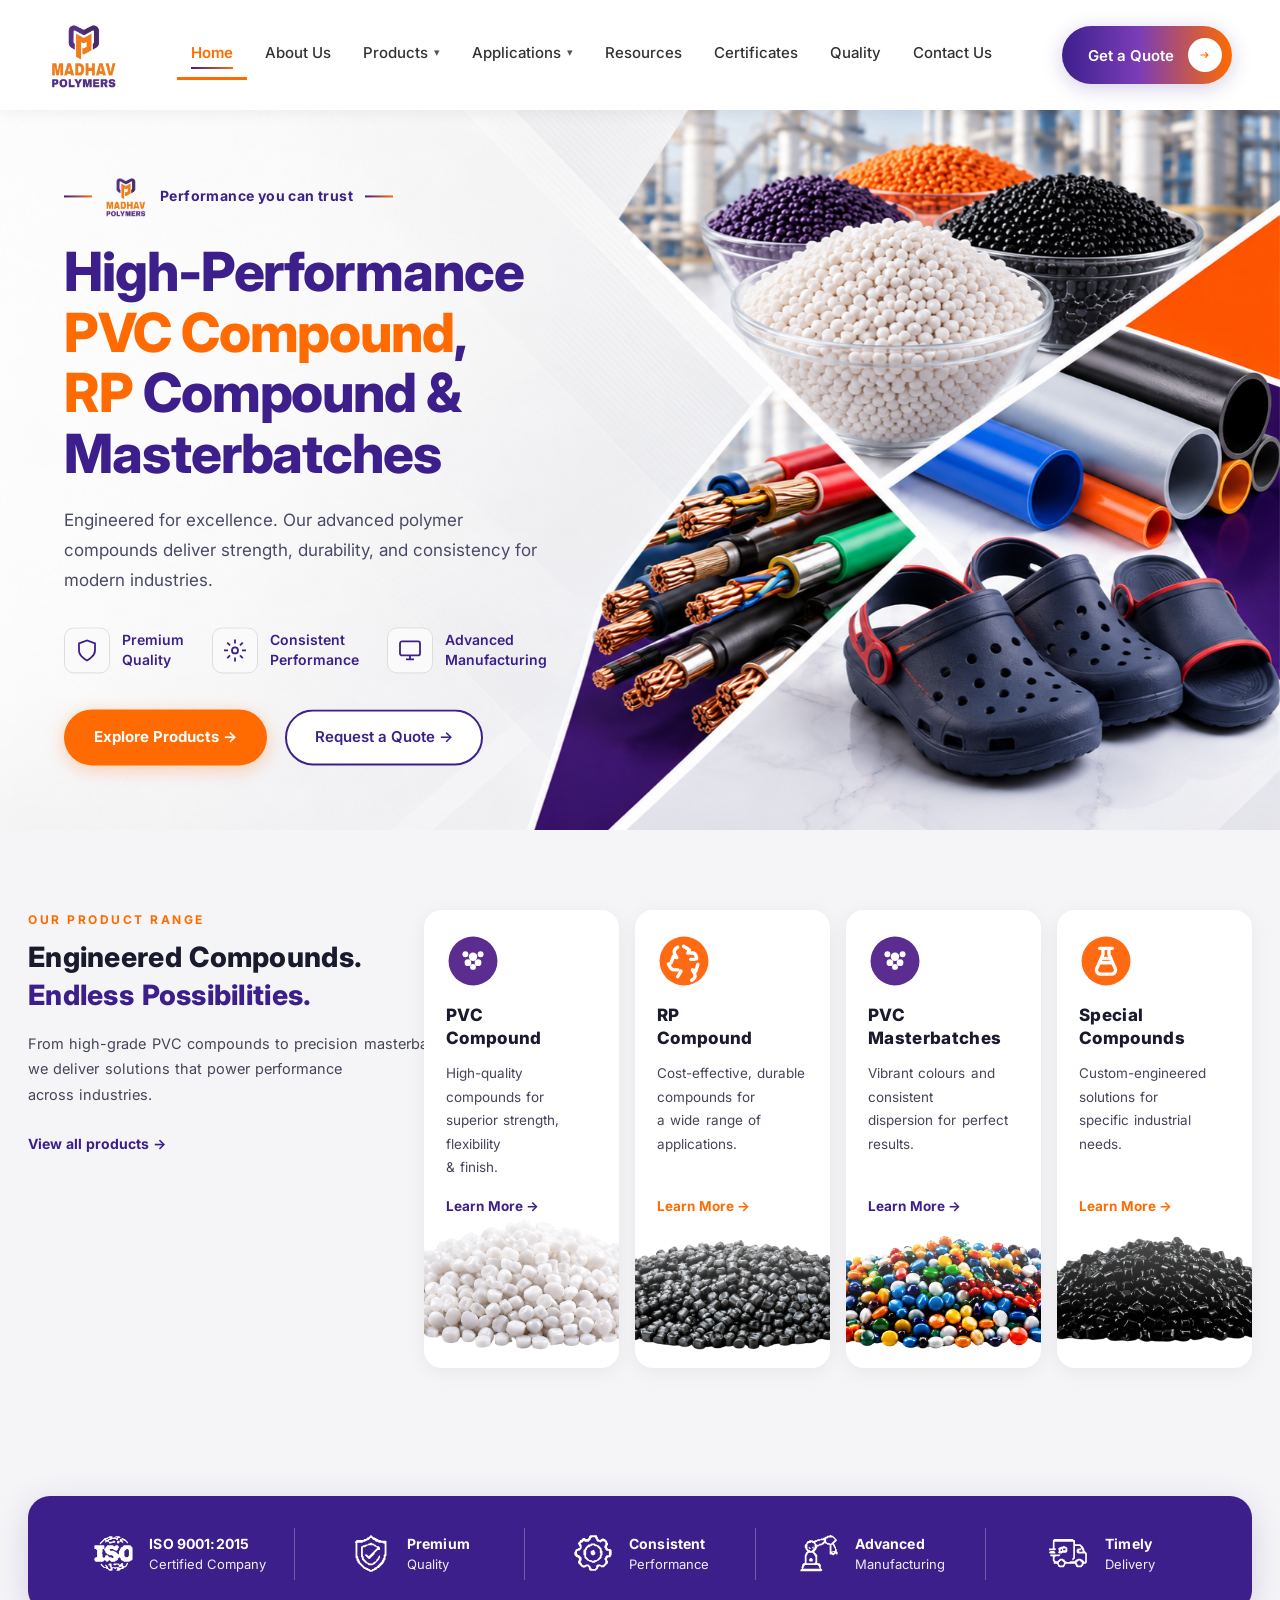
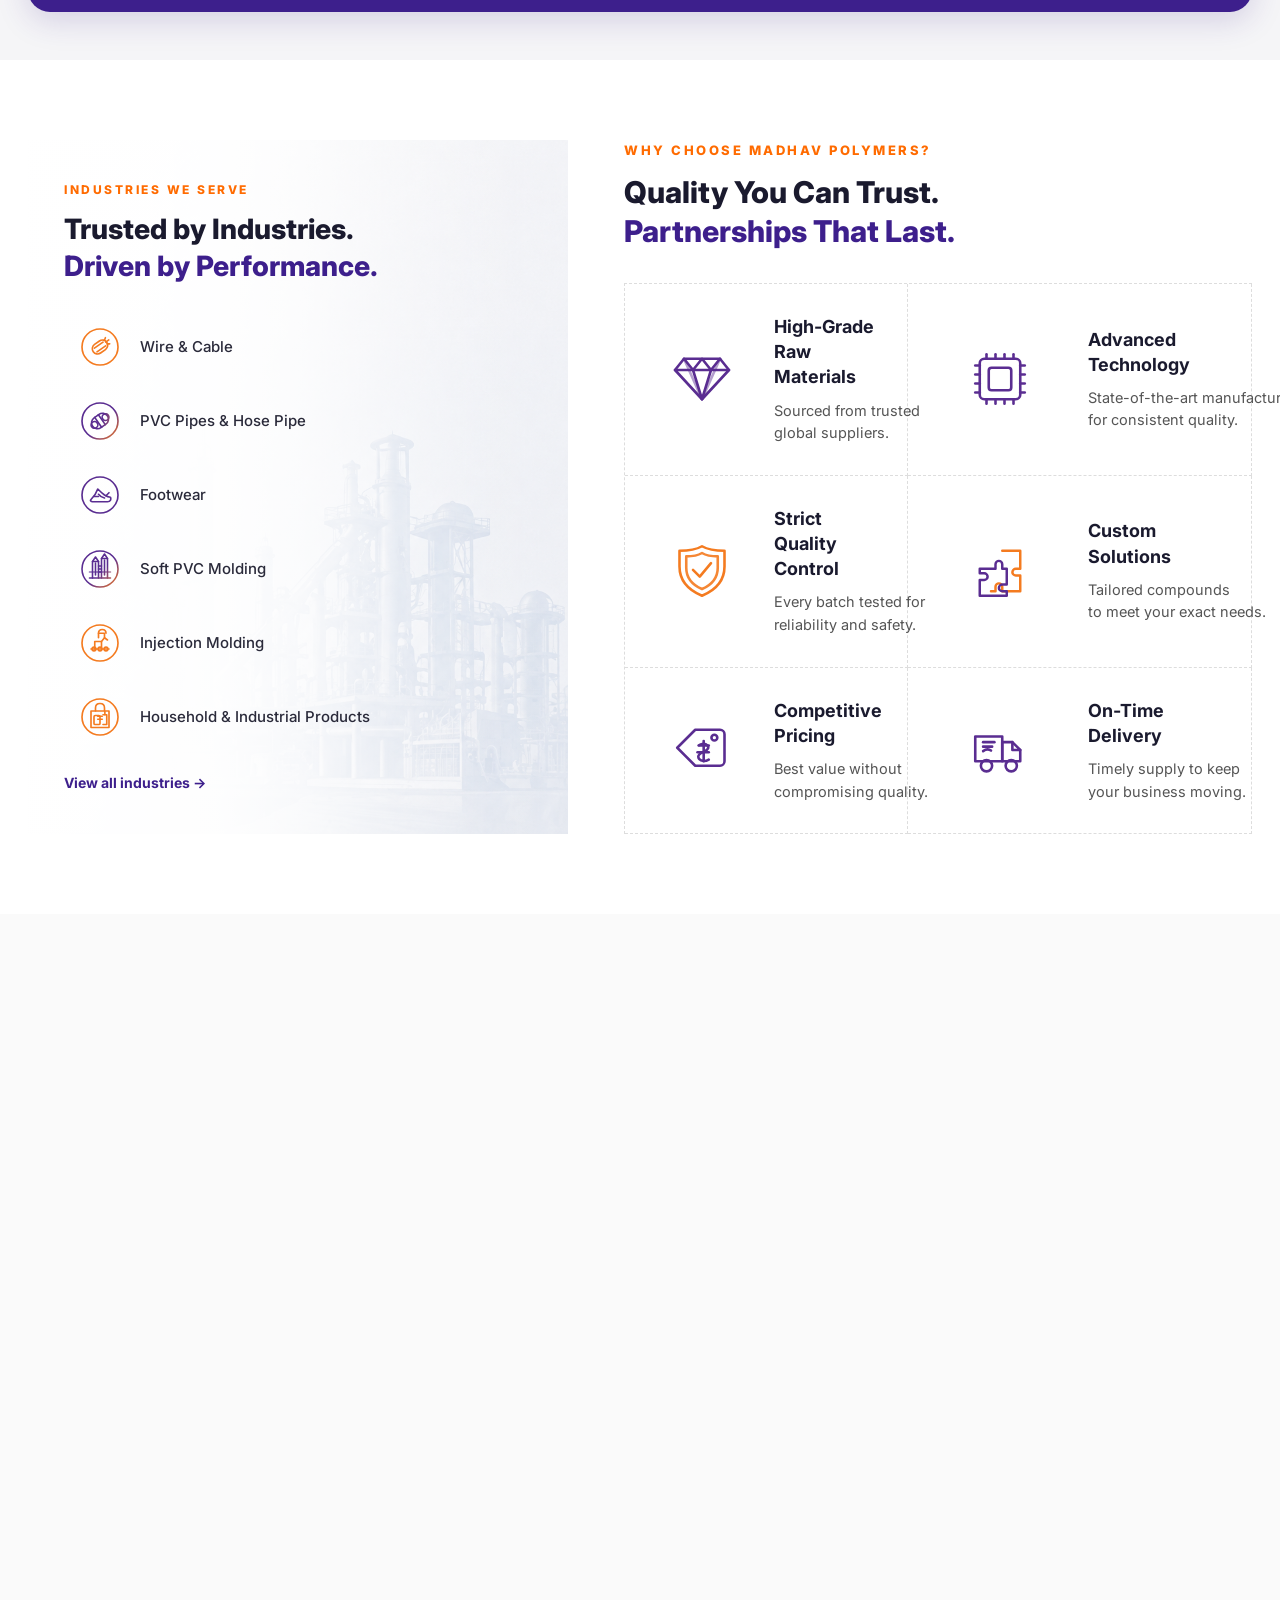
<file: index.html>
<!DOCTYPE html>
<html lang="en">

<head>
  <meta charset="UTF-8" />
  <meta name="viewport" content="width=device-width, initial-scale=1.0" />
  <title>Madhav Polymers – High-Performance PVC Compound, RP Compound & Masterbatches</title>
  <meta name="description"
    content="Madhav Polymers manufactures premium PVC Compound, RP Compound, and Masterbatches engineered for excellence. Serving wire & cable, footwear, pipes, and industrial sectors." />
  <link rel="preconnect" href="https://fonts.googleapis.com" />
  <link rel="preconnect" href="https://fonts.gstatic.com" crossorigin />
  <link href="https://fonts.googleapis.com/css2?family=Inter:wght@400;500;600;700;800&display=swap" rel="stylesheet" />
  <link rel="stylesheet" href="style.css" />
  <link rel="stylesheet" href="animations.css" />
</head>

<body data-page="home">

  <div id="site-header"></div>

  <!-- ========== HERO / BANNER SECTION ========== -->
  <section class="hero" id="hero">
    <div class="hero-wrap">
      <img src="banner section.png" alt="Madhav Polymers products collage" class="hero-banner-img" fetchpriority="high"
        decoding="async" width="1920" height="560" />
      <div class="hero-left">
        <div class="hero-trust">
          <span class="hero-trust-line" aria-hidden="true"></span>
          <img src="header section logo.png" alt="" class="hero-trust-logo" width="44" height="44" />
          <p class="hero-trust-text">Performance you can trust</p>
          <span class="hero-trust-line" aria-hidden="true"></span>
        </div>
        <h1 class="hero-title">
          High-Performance<br>
          <span class="orange">PVC Compound</span>,<br>
          <span class="orange">RP</span> Compound &amp;<br>
          Masterbatches
        </h1>
        <p class="hero-desc">
          Engineered for excellence. Our advanced polymer compounds deliver strength, durability, and consistency for
          modern industries.
        </p>
        <div class="hero-badges">
          <div class="badge">
            <div class="badge-icon">
              <svg viewBox="0 0 24 24" fill="none" stroke="#3D1F8C" stroke-width="1.8" width="22" height="22">
                <path d="M12 22s8-4 8-10V5l-8-3-8 3v7c0 6 8 10 8 10z" />
              </svg>
            </div>
            <span>Premium<br>Quality</span>
          </div>
          <div class="badge">
            <div class="badge-icon">
              <svg viewBox="0 0 24 24" fill="none" stroke="#3D1F8C" stroke-width="1.8" width="22" height="22">
                <circle cx="12" cy="12" r="3" />
                <path
                  d="M12 1v4M12 19v4M4.22 4.22l2.83 2.83M16.95 16.95l2.83 2.83M1 12h4M19 12h4M4.22 19.78l2.83-2.83M16.95 7.05l2.83-2.83" />
              </svg>
            </div>
            <span>Consistent<br>Performance</span>
          </div>
          <div class="badge">
            <div class="badge-icon">
              <svg viewBox="0 0 24 24" fill="none" stroke="#3D1F8C" stroke-width="1.8" width="22" height="22">
                <rect x="2" y="3" width="20" height="14" rx="2" />
                <path d="M8 21h8M12 17v4" />
              </svg>
            </div>
            <span>Advanced<br>Manufacturing</span>
          </div>
        </div>
        <div class="hero-cta">
          <a href="#products" class="btn-primary" id="explore-products-btn">Explore Products &#8594;</a>
          <a href="contact-us.html" class="btn-outline" id="request-quote-btn">Request a Quote &#8594;</a>
        </div>
      </div>
    </div>
  </section>

  <!-- ========== PRODUCT RANGE SECTION ========== -->
  <section class="products-section" id="products">
    <div class="products-grid">
      <div class="products-heading">
        <p class="section-label">OUR PRODUCT RANGE</p>
        <h2>
          <span class="heading-line">Engineered Compounds.</span>
          <span class="heading-line purple">Endless Possibilities.</span>
        </h2>
        <p class="products-desc">
          <span class="desc-line">From high-grade PVC compounds to precision masterbatches,</span>
          <span class="desc-line">we deliver solutions that power performance</span>
          <span class="desc-line">across industries.</span>
        </p>
        <a href="products.html" class="view-all" id="view-all-products-btn">View all products &#8594;</a>
      </div>

      <div class="product-card purple-accent product-card--bg" id="pvc-compound-card"
        style="--card-bg: url('Untitled design-2.png')">
        <div class="product-card-top">
          <div class="product-card-icon">
            <img src="madhav_product_icons_svg/pvc-compound-icon.svg" alt="" width="54" height="54" />
          </div>
          <h3>PVC<br>Compound</h3>
          <p>High-quality compounds for<br>superior strength, flexibility<br>&amp; finish.</p>
          <a href="product-details.html" class="learn-more" id="learn-pvc">Learn More &#8594;</a>
        </div>
      </div>

      <div class="product-card orange-accent product-card--bg" id="rp-compound-card"
        style="--card-bg: url('Untitled design-3.png')">
        <div class="product-card-top">
          <div class="product-card-icon">
            <img src="madhav_product_icons_svg/rp-compound-icon.svg" alt="" width="54" height="54" />
          </div>
          <h3>RP<br>Compound</h3>
          <p>Cost-effective, durable compounds for<br>a wide range of<br>applications.</p>
          <a href="rp-compound-details.html" class="learn-more" id="learn-rp">Learn More &#8594;</a>
        </div>
      </div>

      <div class="product-card purple-accent product-card--bg" id="masterbatch-card"
        style="--card-bg: url('Untitled design.png')">
        <div class="product-card-top">
          <div class="product-card-icon">
            <img src="madhav_product_icons_svg/pvc-masterbatches-icon.svg" alt="" width="54" height="54" />
          </div>
          <h3>PVC<br>Masterbatches</h3>
          <p>Vibrant colours and consistent<br>dispersion for perfect<br>results.</p>
          <a href="pvc-masterbatches-details.html" class="learn-more" id="learn-mb">Learn More &#8594;</a>
        </div>
      </div>

      <div class="product-card orange-accent product-card--bg" id="special-compounds-card"
        style="--card-bg: url('Untitled design-1.png')">
        <div class="product-card-top">
          <div class="product-card-icon">
            <img src="madhav_product_icons_svg/special-compounds-icon.svg" alt="" width="54" height="54" />
          </div>
          <h3>Special<br>Compounds</h3>
          <p>Custom-engineered solutions for<br>specific industrial<br>needs.</p>
          <a href="special-compounds-details.html" class="learn-more" id="learn-sp">Learn More &#8594;</a>
        </div>
      </div>
    </div>
  </section>

  <!-- ========== ISO BANNER ========== -->
  <section class="iso-banner" id="quality">
    <div class="iso-banner-wrap">
      <div class="iso-inner">
        <div class="iso-item">
          <div class="iso-icon-wrap">
            <img src="exact-feature-icons-svg-pack/iso-9001-certified-company.svg" alt="ISO 9001 Certified Company"
              width="40" height="40" />
          </div>
          <p><span class="iso-line-1">ISO 9001:2015</span><span class="iso-line-2">Certified Company</span></p>
        </div>
        <div class="iso-divider" aria-hidden="true"></div>
        <div class="iso-item">
          <div class="iso-icon-wrap">
            <img src="exact-feature-icons-svg-pack/premium-quality-shield.svg" alt="Premium Quality" width="40"
              height="40" />
          </div>
          <p><span class="iso-line-1">Premium</span><span class="iso-line-2">Quality</span></p>
        </div>
        <div class="iso-divider" aria-hidden="true"></div>
        <div class="iso-item">
          <div class="iso-icon-wrap">
            <img src="exact-feature-icons-svg-pack/consistent-performance-gear.svg" alt="Consistent Performance"
              width="40" height="40" />
          </div>
          <p><span class="iso-line-1">Consistent</span><span class="iso-line-2">Performance</span></p>
        </div>
        <div class="iso-divider" aria-hidden="true"></div>
        <div class="iso-item">
          <div class="iso-icon-wrap">
            <img src="exact-feature-icons-svg-pack/advanced-manufacturing-robotic-arm.svg" alt="Advanced Manufacturing"
              width="40" height="40" />
          </div>
          <p><span class="iso-line-1">Advanced</span><span class="iso-line-2">Manufacturing</span></p>
        </div>
        <div class="iso-divider" aria-hidden="true"></div>
        <div class="iso-item">
          <div class="iso-icon-wrap">
            <img src="exact-feature-icons-svg-pack/timely-delivery-truck.svg" alt="Timely Delivery" width="40"
              height="40" />
          </div>
          <p><span class="iso-line-1">Timely</span><span class="iso-line-2">Delivery</span></p>
        </div>
      </div>
    </div>
  </section>

  <!-- ========== INDUSTRIES + WHY CHOOSE US ========== -->
  <section class="industries-section">
    <div class="industries-grid">
      <div class="industries-left">
        <p class="section-label">INDUSTRIES WE SERVE</p>
        <h2>Trusted by Industries.<br><span class="purple">Driven by Performance.</span></h2>
        <ul class="industry-list" id="industries-list">
          <li id="ind-wire">
            <div class="ind-icon">
              <img src="madhav-polymers-svg-icons/wire-cable.svg" alt="" width="48" height="48" />
            </div>
            Wire &amp; Cable
          </li>
          <li id="ind-pipe">
            <div class="ind-icon">
              <img src="madhav-polymers-svg-icons/pvc-pipes-hose-pipe.svg" alt="" width="48" height="48" />
            </div>
            PVC Pipes &amp; Hose Pipe
          </li>
          <li id="ind-foot">
            <div class="ind-icon">
              <img src="madhav-polymers-svg-icons/footwear.svg" alt="" width="48" height="48" />
            </div>
            Footwear
          </li>
          <li id="ind-soft">
            <div class="ind-icon">
              <img src="madhav-polymers-svg-icons/soft-pvc-molding.svg" alt="" width="48" height="48" />
            </div>
            Soft PVC Molding
          </li>
          <li id="ind-inject">
            <div class="ind-icon">
              <img src="madhav-polymers-svg-icons/injection-molding.svg" alt="" width="48" height="48" />
            </div>
            Injection Molding
          </li>
          <li id="ind-house">
            <div class="ind-icon">
              <img src="madhav-polymers-svg-icons/household-industrial-products.svg" alt="" width="48" height="48" />
            </div>
            Household &amp; Industrial Products
          </li>
        </ul>
        <a href="#" class="view-all" id="view-all-industries-btn">View all industries &#8594;</a>
      </div>

      <div class="why-right">
        <p class="section-label">WHY CHOOSE MADHAV POLYMERS?</p>
        <h2>Quality You Can Trust.<br><span class="purple">Partnerships That Last.</span></h2>
        <div class="why-grid" id="why-grid">
          <div class="why-item" id="why-raw">
            <div class="why-icon">
              <img src="madhav-polymers-svg-icons/high-grade-raw-materials-diamond.svg" alt="" width="72" height="72" />
            </div>
            <div>
              <h4>High-Grade<br>Raw Materials</h4>
              <p><span class="why-desc-line">Sourced from trusted</span><span class="why-desc-line">global
                  suppliers.</span></p>
            </div>
          </div>
          <div class="why-item" id="why-tech">
            <div class="why-icon">
              <img src="madhav-polymers-svg-icons/advanced-technology-chip.svg" alt="" width="72" height="72" />
            </div>
            <div>
              <h4>Advanced<br>Technology</h4>
              <p><span class="why-desc-line">State-of-the-art manufacturing</span><span class="why-desc-line">for
                  consistent quality.</span></p>
            </div>
          </div>
          <div class="why-item" id="why-qc">
            <div class="why-icon">
              <img src="madhav-polymers-svg-icons/strict-quality-control-shield.svg" alt="" width="72" height="72" />
            </div>
            <div>
              <h4>Strict Quality<br>Control</h4>
              <p><span class="why-desc-line">Every batch tested for</span><span class="why-desc-line">reliability and
                  safety.</span></p>
            </div>
          </div>
          <div class="why-item" id="why-custom">
            <div class="why-icon">
              <img src="madhav-polymers-svg-icons/custom-solutions-puzzle.svg" alt="" width="72" height="72" />
            </div>
            <div>
              <h4>Custom<br>Solutions</h4>
              <p><span class="why-desc-line">Tailored compounds</span><span class="why-desc-line">to meet your exact
                  needs.</span></p>
            </div>
          </div>
          <div class="why-item" id="why-price">
            <div class="why-icon">
              <img src="madhav-polymers-svg-icons/competitive-pricing-tag.svg" alt="" width="72" height="72" />
            </div>
            <div>
              <h4>Competitive<br>Pricing</h4>
              <p><span class="why-desc-line">Best value without</span><span class="why-desc-line">compromising
                  quality.</span></p>
            </div>
          </div>
          <div class="why-item" id="why-delivery">
            <div class="why-icon">
              <img src="madhav-polymers-svg-icons/on-time-delivery-truck.svg" alt="" width="72" height="72" />
            </div>
            <div>
              <h4>On-Time<br>Delivery</h4>
              <p><span class="why-desc-line">Timely supply to keep</span><span class="why-desc-line">your business
                  moving.</span></p>
            </div>
          </div>
        </div>
      </div>
    </div>
  </section>

  <!-- ========== APPLICATIONS SECTION ========== -->
  <section class="applications-section" id="applications">
    <div class="applications-panel">
      <p class="section-label center">APPLICATIONS</p>
      <div class="app-grid" id="app-grid">
        <div class="app-card" id="app-wire">
          <div class="app-img-container">
            <img src="Wire &amp; Cables.png" alt="Wire and Cables" loading="lazy" decoding="async" />
          </div>
          <div class="app-info">
            <div class="app-icon">
              <img src="application-card-icons-proper-svg/wire-and-cables.svg" alt="" width="60" height="60" />
            </div>
            <div class="app-text">
              <h4>Wire &amp; Cables</h4>
              <p>Flexible. Safe. Reliable.</p>
            </div>
          </div>
        </div>

        <div class="app-card" id="app-pipe">
          <div class="app-img-container">
            <img src="PVC Hose Pipe.png" alt="PVC Hose Pipe" loading="lazy" decoding="async" />
          </div>
          <div class="app-info">
            <div class="app-icon">
              <img src="application-card-icons-proper-svg/pvc-hose-pipe.svg" alt="" width="60" height="60" />
            </div>
            <div class="app-text">
              <h4>PVC Hose Pipe</h4>
              <p>Durable. Leak-proof. Long lasting.</p>
            </div>
          </div>
        </div>

        <div class="app-card" id="app-footwear">
          <div class="app-img-container">
            <img src="Footwear.png" alt="Footwear" loading="lazy" decoding="async" />
          </div>
          <div class="app-info">
            <div class="app-icon">
              <img src="application-card-icons-proper-svg/footwear.svg" alt="" width="60" height="60" />
            </div>
            <div class="app-text">
              <h4>Footwear</h4>
              <p>Comfortable. Durable. Stylish.</p>
            </div>
          </div>
        </div>

        <div class="app-card" id="app-molding">
          <div class="app-img-container">
            <img src="Soft PVC Molding.png" alt="Soft PVC Molding" loading="lazy" decoding="async" />
          </div>
          <div class="app-info">
            <div class="app-icon">
              <img src="application-card-icons-proper-svg/soft-pvc-molding.svg" alt="" width="60" height="60" />
            </div>
            <div class="app-text">
              <h4>Soft PVC Molding</h4>
              <p>Versatile. Smooth. High finish.</p>
            </div>
          </div>
        </div>
      </div>
    </div>
  </section>

  <!-- ========== ABOUT US SECTION ========== -->
  <section class="about-section" id="about">
    <div class="about-grid">
      <div class="about-left">
        <p class="section-label">ABOUT US</p>
        <h2>Building Stronger<br>Connections Through Science.</h2>
        <p class="about-desc">
          Madhav Polymers is a leading manufacturer of PVC Compound, RP Compound and PVC Masterbatches. With advanced
          technology, strict quality control and customer-centric approach, we deliver polymer solutions that empower
          industries to perform better and grow stronger.
        </p>
        <a href="#" class="btn-dark" id="know-more-btn">Know More About Us &#8594;</a>
      </div>

      <div class="about-center">
        <div class="about-image-frame">
          <img src="ABOUT US.png" alt="Madhav Polymers facility" loading="lazy" decoding="async" />
        </div>
      </div>

      <div class="about-stats">
        <div class="stat-card" id="stat-years">
          <div class="stat-icon-wrap">
            <img src="stats-icons-svg-pack/years-of-excellence-stopwatch.svg" alt="" width="56" height="56" />
          </div>
          <div class="stat-text">
            <h3 class="stat-num">20+</h3>
            <p>years</p>
          </div>
        </div>
        <div class="stat-card" id="stat-clients">
          <div class="stat-icon-wrap">
            <img src="stats-icons-svg-pack/satisfied-clients.svg" alt="" width="56" height="56" />
          </div>
          <div class="stat-text">
            <h3 class="stat-num">500+</h3>
            <p>Satisfied Clients</p>
          </div>
        </div>
        <div class="stat-card" id="stat-products">
          <div class="stat-icon-wrap">
            <img src="stats-icons-svg-pack/products-developed-briefcase.svg" alt="" width="56" height="56" />
          </div>
          <div class="stat-text">
            <h3 class="stat-num">4000+</h3>
            <p>mt per annum</p>
          </div>
        </div>
        <div class="stat-card" id="stat-states">
          <div class="stat-icon-wrap">
            <img src="stats-icons-svg-pack/states-served-location.svg" alt="" width="56" height="56" />
          </div>
          <div class="stat-text">
            <h3 class="stat-num">25+</h3>
            <p>States Served</p>
          </div>
        </div>
      </div>
    </div>
  </section>

  <div id="site-footer"></div>

  <script src="layout.js"></script>
  <script src="animations.js"></script>
  <script src="form-mail.js"></script>
  <script src="script.js"></script>
</body>

</html>
</file>
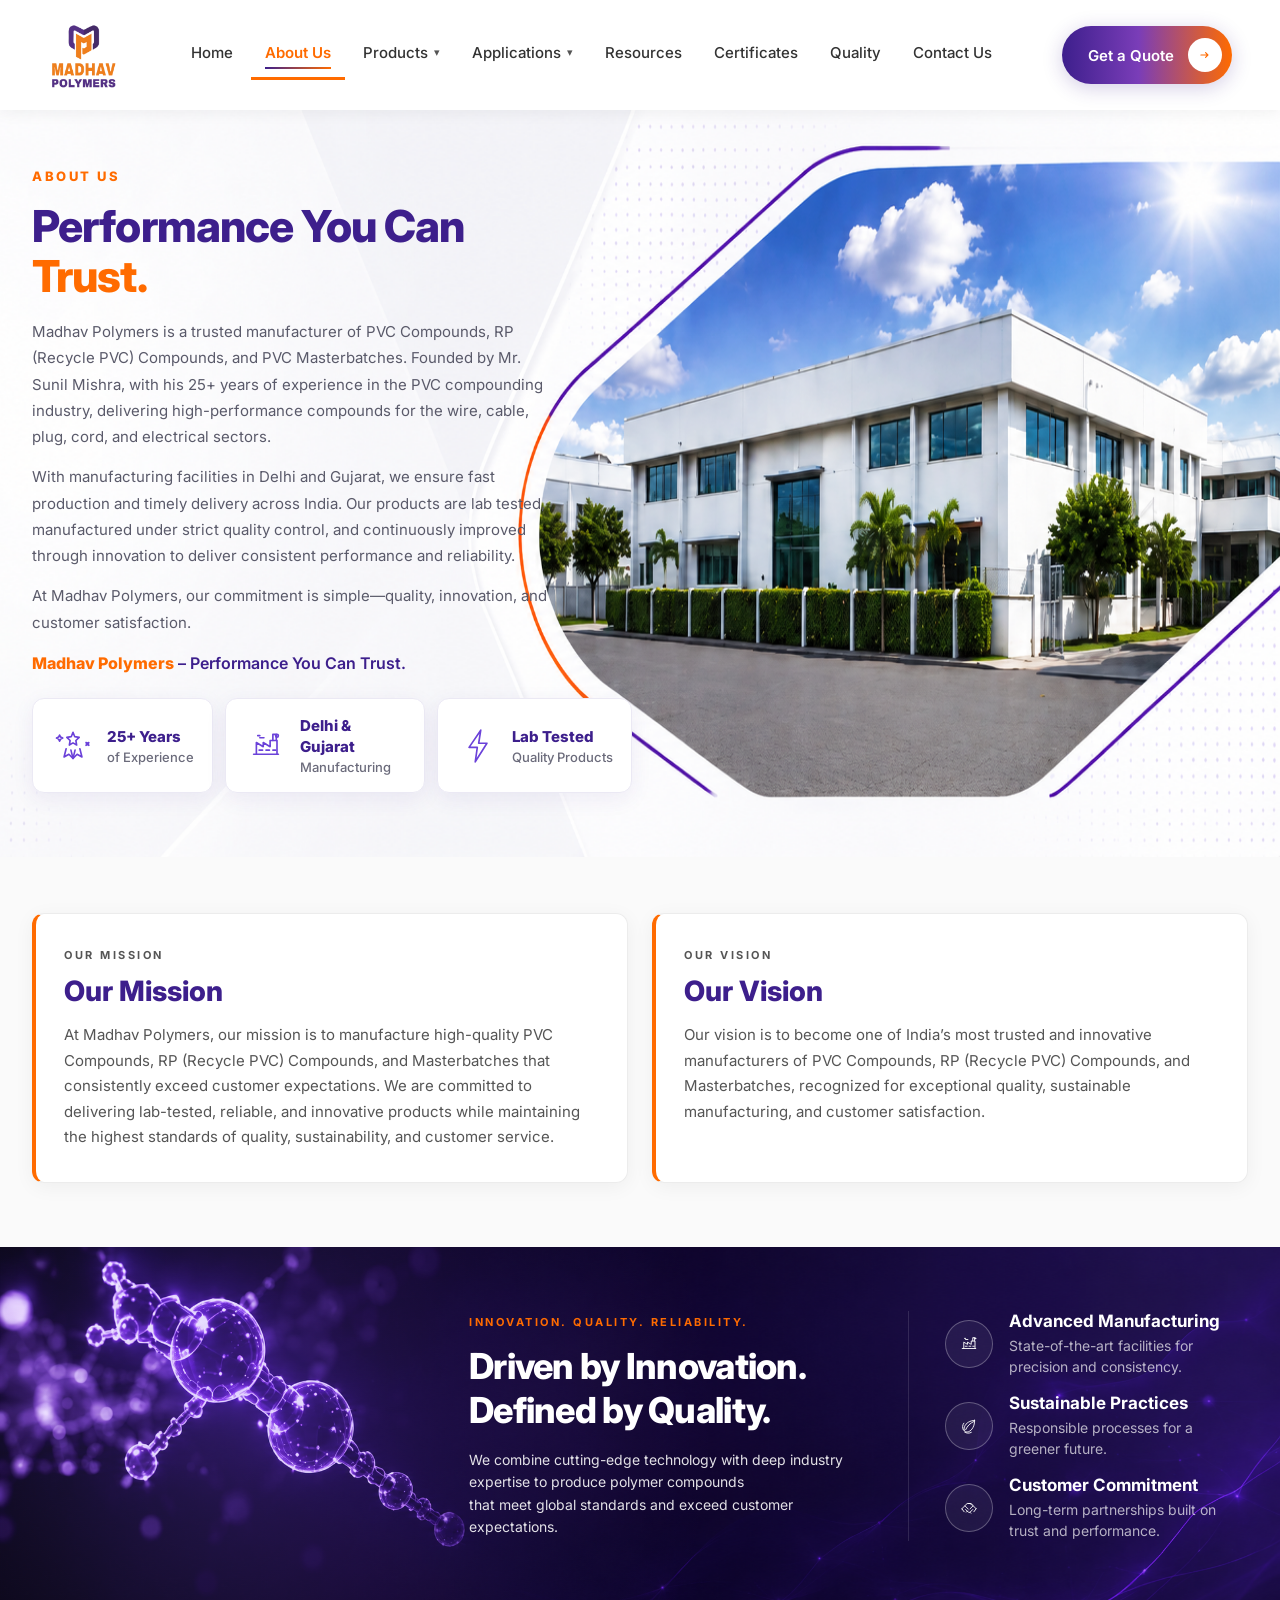
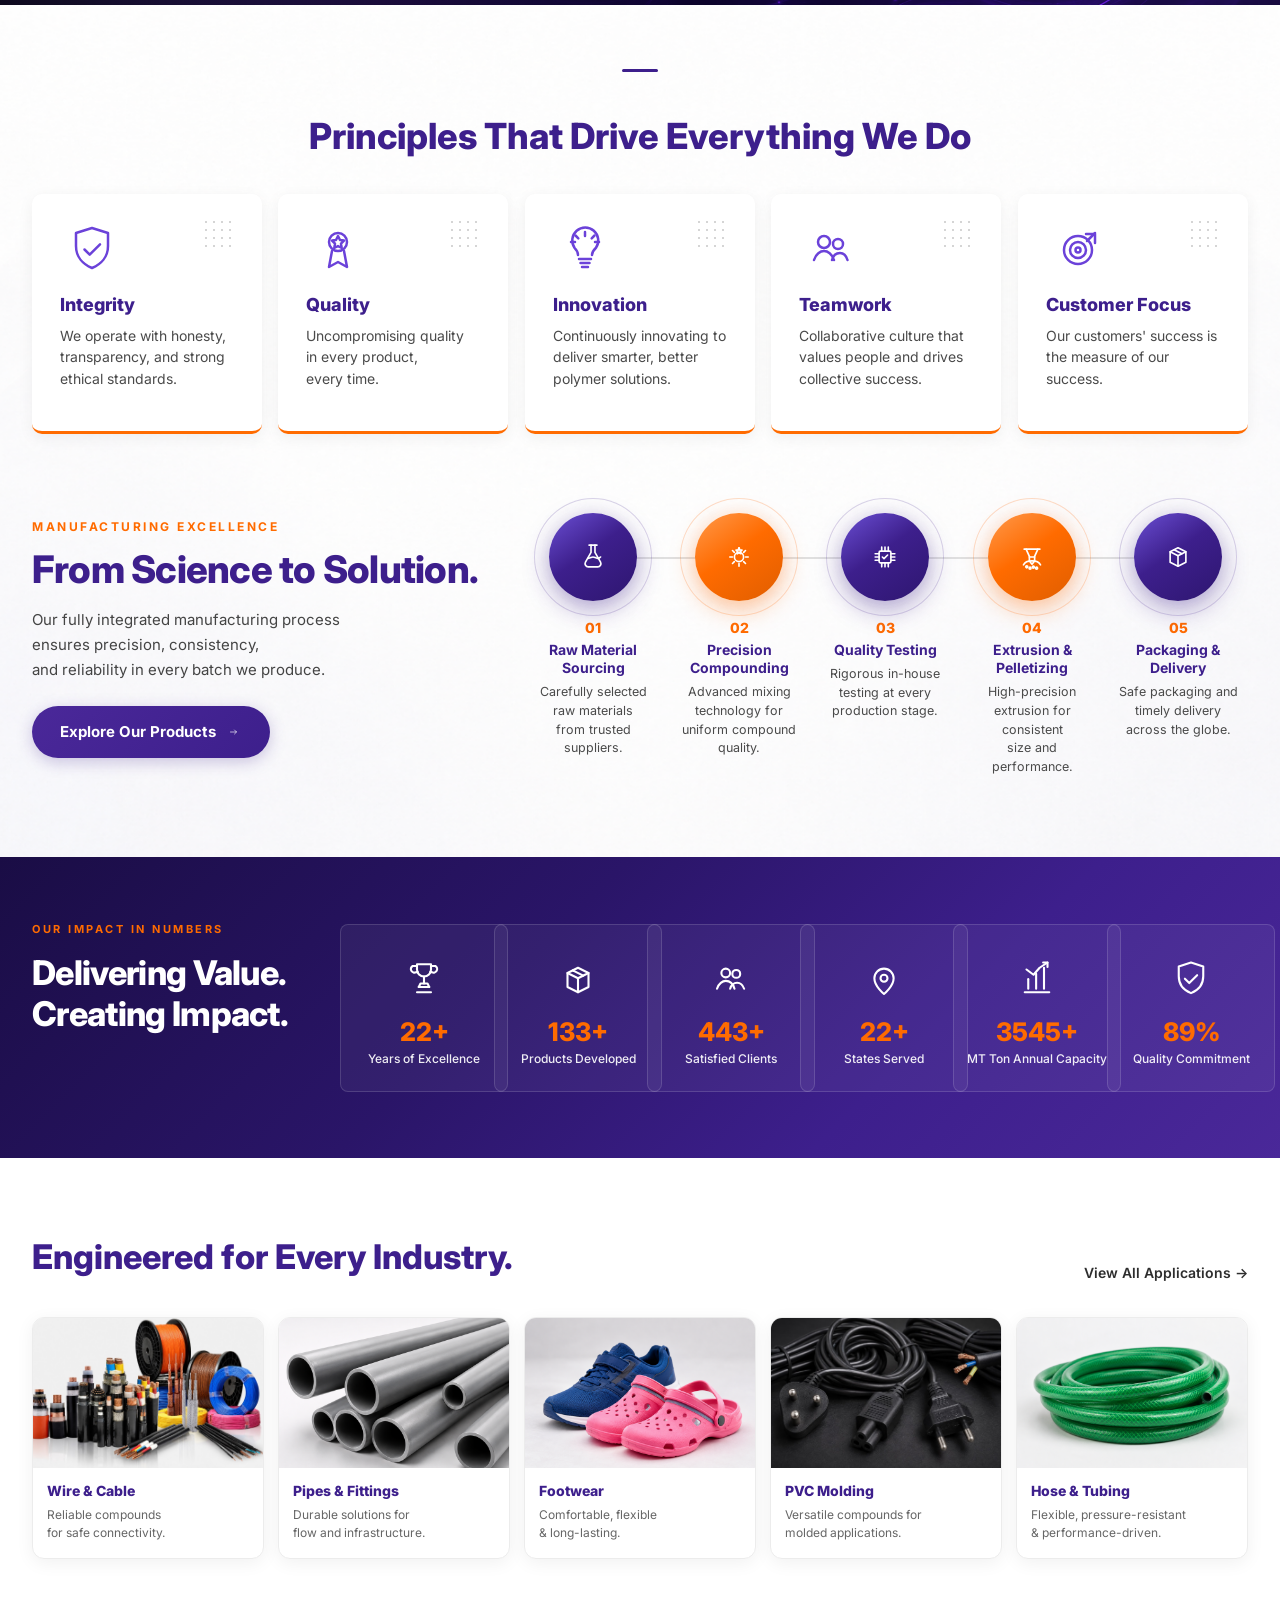
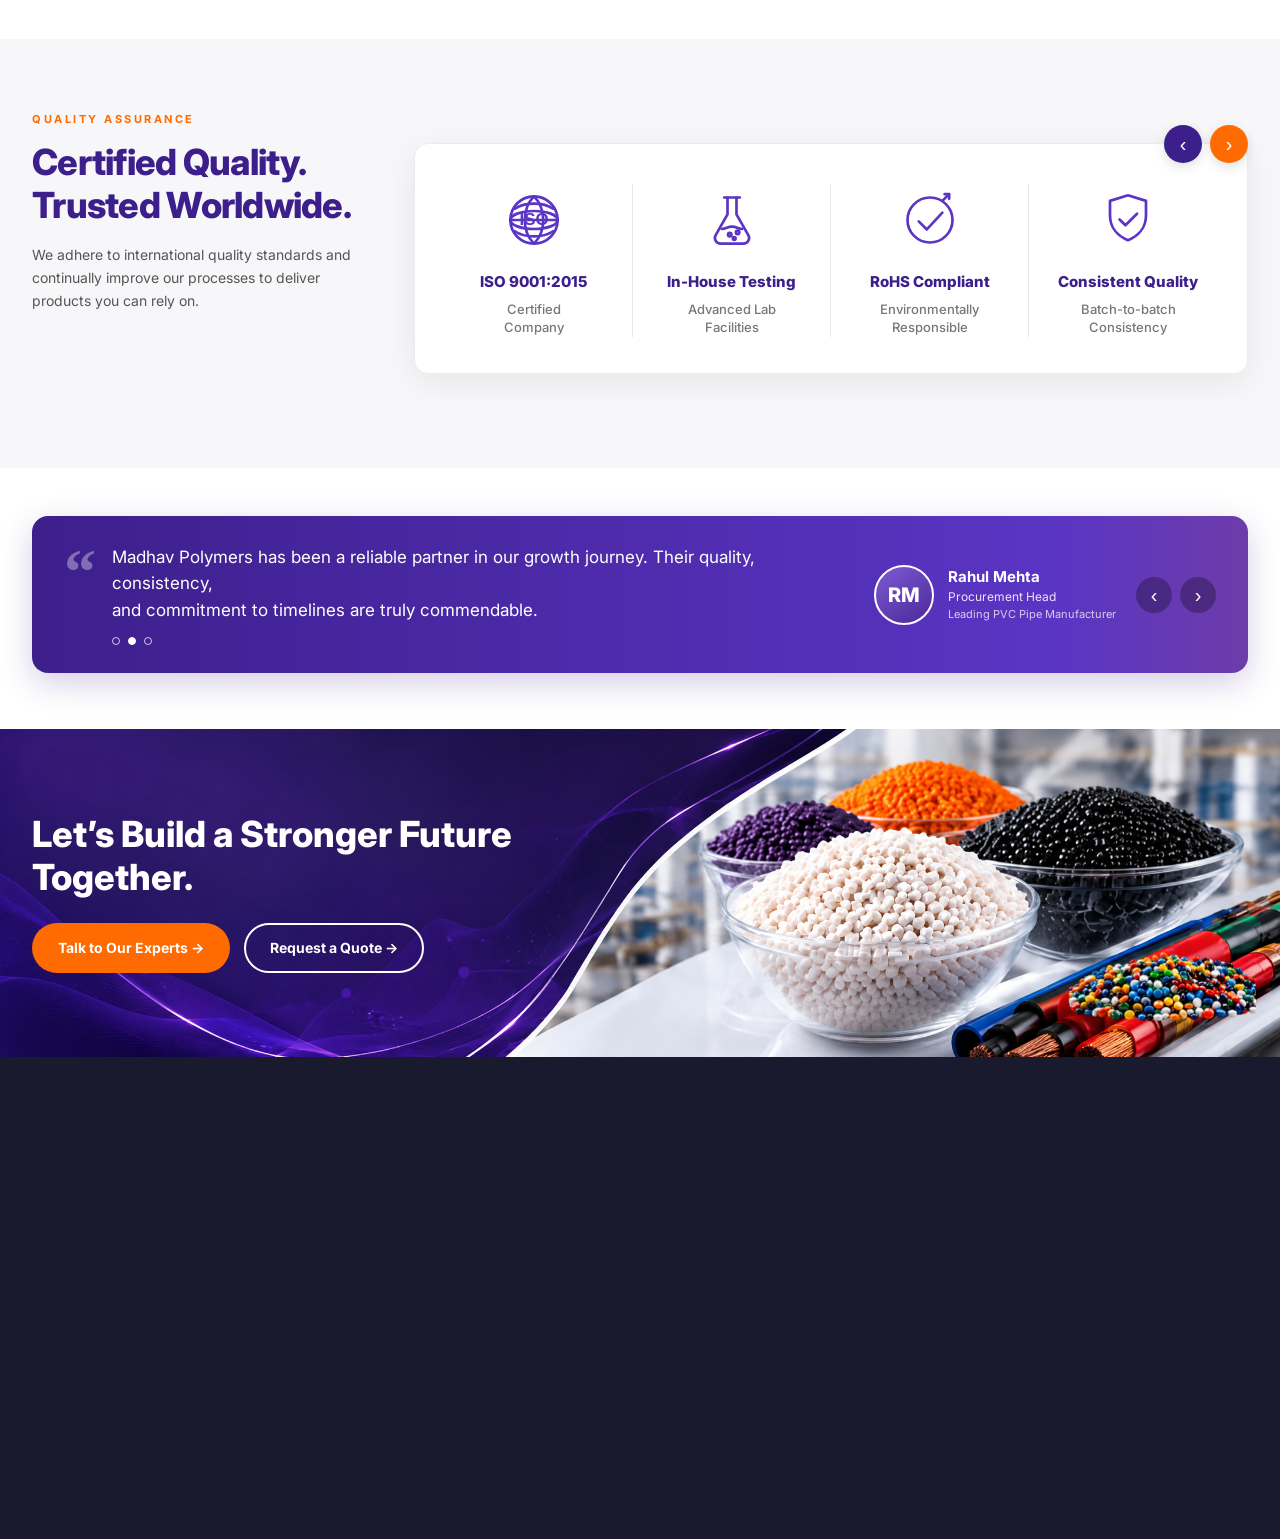
<file: about-us.html>
<!DOCTYPE html>
<html lang="en">
<head>
  <meta charset="UTF-8" />
  <meta name="viewport" content="width=device-width, initial-scale=1.0" />
  <title>About Us – Madhav Polymers</title>
  <meta name="description" content="Madhav Polymers — trusted manufacturer of PVC Compounds, RP Compounds and Masterbatches. Founded by Mr. Sunil Mishra with 25+ years of industry experience." />
  <link rel="preconnect" href="https://fonts.googleapis.com" />
  <link rel="preconnect" href="https://fonts.gstatic.com" crossorigin />
  <link href="https://fonts.googleapis.com/css2?family=Inter:wght@400;500;600;700;800&display=swap" rel="stylesheet" />
  <link rel="stylesheet" href="style.css" />
  <link rel="stylesheet" href="animations.css" />
  <link rel="stylesheet" href="about-us.css" />
  <link rel="stylesheet" href="about-us-animations.css" />
</head>
<body class="au-page" data-page="about">

  <div id="site-header"></div>

  <!-- ========== HERO BANNER ========== -->
  <section class="au-hero">
    <div class="au-hero-inner">
      <div class="au-hero-content">
        <p class="section-label">ABOUT US</p>
        <h1>
          <span class="au-hero-line">Performance You Can</span>
          <span class="au-hero-line"><span class="orange">Trust.</span></span>
        </h1>
        <div class="au-hero-desc">
          <p>Madhav Polymers is a trusted manufacturer of PVC Compounds, RP (Recycle PVC) Compounds, and PVC Masterbatches. Founded by Mr. Sunil Mishra, with his 25+ years of experience in the PVC compounding industry, delivering high-performance compounds for the wire, cable, plug, cord, and electrical sectors.</p>
          <p>With manufacturing facilities in Delhi and Gujarat, we ensure fast production and timely delivery across India. Our products are lab tested, manufactured under strict quality control, and continuously improved through innovation to deliver consistent performance and reliability.</p>
          <p>At Madhav Polymers, our commitment is simple—quality, innovation, and customer satisfaction.</p>
        </div>
        <p class="au-hero-tagline"><strong>Madhav Polymers</strong> – Performance You Can Trust.</p>
        <div class="au-hero-cards">
          <div class="au-hero-card">
            <img src="madhav_about_section_icons_svg_pack/madhav_about_section_icons_svg_pack/purple_icons/years_of_excellence_spark_award.svg" alt="" width="44" height="44" />
            <p class="au-hero-card-text"><strong>25+ Years</strong> of Experience</p>
          </div>
          <div class="au-hero-card">
            <img src="madhav_about_section_icons_svg_pack/madhav_about_section_icons_svg_pack/purple_icons/advanced_manufacturing_factory.svg" alt="" width="44" height="44" />
            <p class="au-hero-card-text"><strong>Delhi &amp; Gujarat</strong> Manufacturing</p>
          </div>
          <div class="au-hero-card">
            <img src="madhav_about_section_icons_svg_pack/madhav_about_section_icons_svg_pack/purple_icons/innovation_lightning.svg" alt="" width="44" height="44" />
            <p class="au-hero-card-text"><strong>Lab Tested</strong> Quality Products</p>
          </div>
        </div>
      </div>
    </div>
  </section>

  <!-- ========== MISSION & VISION ========== -->
  <section class="au-mission-vision">
    <div class="au-mission-vision-grid">
      <article class="au-mv-card">
        <p class="section-label">OUR MISSION</p>
        <h2>Our Mission</h2>
        <p>At Madhav Polymers, our mission is to manufacture high-quality PVC Compounds, RP (Recycle PVC) Compounds, and Masterbatches that consistently exceed customer expectations. We are committed to delivering lab-tested, reliable, and innovative products while maintaining the highest standards of quality, sustainability, and customer service.</p>
      </article>
      <article class="au-mv-card">
        <p class="section-label">OUR VISION</p>
        <h2>Our Vision</h2>
        <p>Our vision is to become one of India&rsquo;s most trusted and innovative manufacturers of PVC Compounds, RP (Recycle PVC) Compounds, and Masterbatches, recognized for exceptional quality, sustainable manufacturing, and customer satisfaction.</p>
      </article>
    </div>
  </section>

  <!-- ========== INNOVATION ========== -->
  <section class="au-innovation">
    <div class="au-innovation-grid">
      <div class="au-innovation-spacer" aria-hidden="true"></div>
      <div class="au-innovation-center">
        <p class="section-label">INNOVATION. QUALITY. RELIABILITY.</p>
        <h2>
          <span class="au-innovation-line">Driven by Innovation.</span>
          <span class="au-innovation-line">Defined by Quality.</span>
        </h2>
        <p class="au-innovation-intro">
          <span class="au-innovation-desc-line">We combine cutting-edge technology with deep industry expertise to produce polymer compounds</span>
          <span class="au-innovation-desc-line">that meet global standards and exceed customer expectations.</span>
        </p>
      </div>
      <ul class="au-innovation-list">
        <li class="au-innovation-item">
          <span class="au-innovation-icon" aria-hidden="true">
            <img src="madhav_about_section_icons_svg_pack/madhav_about_section_icons_svg_pack/white_icons/advanced_manufacturing_factory_white.svg" alt="" width="24" height="24" />
          </span>
          <div class="au-innovation-item-text">
            <h4>Advanced Manufacturing</h4>
            <p>
              <span class="au-innovation-desc-line">State-of-the-art facilities for</span>
              <span class="au-innovation-desc-line">precision and consistency.</span>
            </p>
          </div>
        </li>
        <li class="au-innovation-item">
          <span class="au-innovation-icon" aria-hidden="true">
            <img src="madhav_about_section_icons_svg_pack/madhav_about_section_icons_svg_pack/white_icons/sustainable_practices_leaf_white.svg" alt="" width="24" height="24" />
          </span>
          <div class="au-innovation-item-text">
            <h4>Sustainable Practices</h4>
            <p>
              <span class="au-innovation-desc-line">Responsible processes for a</span>
              <span class="au-innovation-desc-line">greener future.</span>
            </p>
          </div>
        </li>
        <li class="au-innovation-item">
          <span class="au-innovation-icon" aria-hidden="true">
            <img src="madhav_about_section_icons_svg_pack/madhav_about_section_icons_svg_pack/white_icons/customer_commitment_handshake_white.svg" alt="" width="24" height="24" />
          </span>
          <div class="au-innovation-item-text">
            <h4>Customer Commitment</h4>
            <p>
              <span class="au-innovation-desc-line">Long-term partnerships built on</span>
              <span class="au-innovation-desc-line">trust and performance.</span>
            </p>
          </div>
        </li>
      </ul>
    </div>
  </section>

  <!-- ========== CORE VALUES + MANUFACTURING (shared background) ========== -->
  <div class="au-light-sections">
  <section class="au-values">
    <div class="au-values-head">
      <span class="au-values-accent" aria-hidden="true"></span>
      <p class="section-label center">OUR CORE VALUES</p>
      <h2>Principles That Drive Everything We Do</h2>
    </div>
    <div class="au-values-grid">
      <div class="au-value-card">
        <div class="au-value-card-top">
          <img src="madhav_polymers_icons_svg_pack/integrity_shield.svg" alt="" width="64" height="64" />
          <span class="au-value-dots" aria-hidden="true"></span>
        </div>
        <h3>Integrity</h3>
        <p>
          <span class="au-value-desc-line">We operate with honesty,</span>
          <span class="au-value-desc-line">transparency, and strong</span>
          <span class="au-value-desc-line">ethical standards.</span>
        </p>
      </div>
      <div class="au-value-card">
        <div class="au-value-card-top">
          <img src="madhav_polymers_icons_svg_pack/quality_badge.svg" alt="" width="64" height="64" />
          <span class="au-value-dots" aria-hidden="true"></span>
        </div>
        <h3>Quality</h3>
        <p>
          <span class="au-value-desc-line">Uncompromising quality</span>
          <span class="au-value-desc-line">in every product,</span>
          <span class="au-value-desc-line">every time.</span>
        </p>
      </div>
      <div class="au-value-card">
        <div class="au-value-card-top">
          <img src="madhav_polymers_icons_svg_pack/innovation_bulb.svg" alt="" width="64" height="64" />
          <span class="au-value-dots" aria-hidden="true"></span>
        </div>
        <h3>Innovation</h3>
        <p>
          <span class="au-value-desc-line">Continuously innovating to</span>
          <span class="au-value-desc-line">deliver smarter, better</span>
          <span class="au-value-desc-line">polymer solutions.</span>
        </p>
      </div>
      <div class="au-value-card">
        <div class="au-value-card-top">
          <img src="madhav_polymers_icons_svg_pack/teamwork_people.svg" alt="" width="64" height="64" />
          <span class="au-value-dots" aria-hidden="true"></span>
        </div>
        <h3>Teamwork</h3>
        <p>
          <span class="au-value-desc-line">Collaborative culture that</span>
          <span class="au-value-desc-line">values people and drives</span>
          <span class="au-value-desc-line">collective success.</span>
        </p>
      </div>
      <div class="au-value-card">
        <div class="au-value-card-top">
          <img src="madhav_polymers_icons_svg_pack/customer_focus_target.svg" alt="" width="64" height="64" />
          <span class="au-value-dots" aria-hidden="true"></span>
        </div>
        <h3>Customer Focus</h3>
        <p>
          <span class="au-value-desc-line">Our customers' success is</span>
          <span class="au-value-desc-line">the measure of our</span>
          <span class="au-value-desc-line">success.</span>
        </p>
      </div>
    </div>
  </section>

  <!-- ========== MANUFACTURING ========== -->
  <section class="au-manufacturing">
    <div class="au-manufacturing-grid">
      <div class="au-manufacturing-left">
        <p class="section-label">MANUFACTURING EXCELLENCE</p>
        <h2>From Science to Solution.</h2>
        <p class="au-manufacturing-intro">
          <span class="au-manufacturing-desc-line">Our fully integrated manufacturing process ensures precision, consistency,</span>
          <span class="au-manufacturing-desc-line">and reliability in every batch we produce.</span>
        </p>
        <a href="products.html" class="au-btn-purple">
          Explore Our Products
          <img src="madhav_polymers_icons_svg_pack/button_arrow.svg" alt="" width="16" height="16" />
        </a>
      </div>
      <div class="au-process">
        <div class="au-process-step">
          <div class="au-process-icon-wrap au-process-icon-wrap--purple">
            <div class="au-process-icon au-process-icon--purple">
              <img src="madhav_polymers_icons_svg_pack/raw_material_flask.svg" alt="" width="42" height="42" />
            </div>
          </div>
          <p class="au-process-num">01</p>
          <h4>Raw Material Sourcing</h4>
          <p class="au-process-desc">
            <span class="au-manufacturing-desc-line">Carefully selected raw materials</span>
            <span class="au-manufacturing-desc-line">from trusted suppliers.</span>
          </p>
        </div>
        <div class="au-process-step">
          <div class="au-process-icon-wrap au-process-icon-wrap--orange">
            <div class="au-process-icon au-process-icon--orange">
              <img src="madhav_polymers_icons_svg_pack/precision_compounding_gear.svg" alt="" width="42" height="42" />
            </div>
          </div>
          <p class="au-process-num">02</p>
          <h4>Precision Compounding</h4>
          <p class="au-process-desc">
            <span class="au-manufacturing-desc-line">Advanced mixing technology for</span>
            <span class="au-manufacturing-desc-line">uniform compound quality.</span>
          </p>
        </div>
        <div class="au-process-step">
          <div class="au-process-icon-wrap au-process-icon-wrap--purple">
            <div class="au-process-icon au-process-icon--purple">
              <img src="madhav_polymers_icons_svg_pack/quality_testing_chip.svg" alt="" width="42" height="42" />
            </div>
          </div>
          <p class="au-process-num">03</p>
          <h4>Quality Testing</h4>
          <p class="au-process-desc">
            <span class="au-manufacturing-desc-line">Rigorous in-house testing at every</span>
            <span class="au-manufacturing-desc-line">production stage.</span>
          </p>
        </div>
        <div class="au-process-step">
          <div class="au-process-icon-wrap au-process-icon-wrap--orange">
            <div class="au-process-icon au-process-icon--orange">
              <img src="madhav_polymers_icons_svg_pack/extrusion_pelletizing_hopper.svg" alt="" width="42" height="42" />
            </div>
          </div>
          <p class="au-process-num">04</p>
          <h4>Extrusion &amp; Pelletizing</h4>
          <p class="au-process-desc">
            <span class="au-manufacturing-desc-line">High-precision extrusion for consistent</span>
            <span class="au-manufacturing-desc-line">size and performance.</span>
          </p>
        </div>
        <div class="au-process-step">
          <div class="au-process-icon-wrap au-process-icon-wrap--purple">
            <div class="au-process-icon au-process-icon--purple">
              <img src="madhav_polymers_icons_svg_pack/packaging_delivery_box.svg" alt="" width="42" height="42" />
            </div>
          </div>
          <p class="au-process-num">05</p>
          <h4>Packaging &amp; Delivery</h4>
          <p class="au-process-desc">
            <span class="au-manufacturing-desc-line">Safe packaging and timely delivery</span>
            <span class="au-manufacturing-desc-line">across the globe.</span>
          </p>
        </div>
      </div>
    </div>
  </section>
  </div>

  <!-- ========== IMPACT STATS ========== -->
  <section class="au-impact">
    <div class="au-impact-grid">
      <div class="au-impact-left">
        <p class="section-label">OUR IMPACT IN NUMBERS</p>
        <h2>
          <span class="au-impact-line">Delivering Value.</span>
          <span class="au-impact-line">Creating Impact.</span>
        </h2>
        <p class="au-impact-desc">Our numbers reflect our commitment to quality, scale, and customer trust.</p>
      </div>
      <div class="au-impact-stats">
        <div class="au-impact-card">
          <span class="au-impact-icon" aria-hidden="true">
            <img src="madhav_stats_icons_svg_pack/years_of_excellence_trophy.svg" alt="" width="56" height="56" />
          </span>
          <p class="num">25+</p>
          <p class="label">Years of Excellence</p>
        </div>
        <div class="au-impact-card">
          <span class="au-impact-icon" aria-hidden="true">
            <img src="madhav_stats_icons_svg_pack/products_developed_box.svg" alt="" width="56" height="56" />
          </span>
          <p class="num">150+</p>
          <p class="label">Products Developed</p>
        </div>
        <div class="au-impact-card">
          <span class="au-impact-icon" aria-hidden="true">
            <img src="madhav_stats_icons_svg_pack/satisfied_clients_people.svg" alt="" width="56" height="56" />
          </span>
          <p class="num">500+</p>
          <p class="label">Satisfied Clients</p>
        </div>
        <div class="au-impact-card">
          <span class="au-impact-icon" aria-hidden="true">
            <img src="madhav_stats_icons_svg_pack/states_served_location_pin.svg" alt="" width="56" height="56" />
          </span>
          <p class="num">25+</p>
          <p class="label">States Served</p>
        </div>
        <div class="au-impact-card">
          <span class="au-impact-icon" aria-hidden="true">
            <img src="madhav_stats_icons_svg_pack/annual_capacity_growth_chart.svg" alt="" width="56" height="56" />
          </span>
          <p class="num">4000+</p>
          <p class="label">MT Ton Annual Capacity</p>
        </div>
        <div class="au-impact-card">
          <span class="au-impact-icon" aria-hidden="true">
            <img src="madhav_stats_icons_svg_pack/quality_commitment_shield.svg" alt="" width="56" height="56" />
          </span>
          <p class="num">100%</p>
          <p class="label">Quality Commitment</p>
        </div>
      </div>
    </div>
  </section>

  <!-- ========== INDUSTRIES ========== -->
  <section class="au-industries">
    <div class="au-industries-head">
      <h2>Engineered for Every Industry.</h2>
      <a href="applications.html" class="view-all">View All Applications &#8594;</a>
    </div>
    <div class="au-industries-grid">
      <article class="au-industry-card">
        <div class="img-wrap">
          <img src="Wire &amp; Cables.png" alt="Wire and Cable" loading="lazy" />
        </div>
        <div class="au-industry-card-body">
          <h3>Wire &amp; Cable</h3>
          <p>
            <span class="au-industry-desc-line">Reliable compounds</span>
            <span class="au-industry-desc-line">for safe connectivity.</span>
          </p>
        </div>
      </article>
      <article class="au-industry-card">
        <div class="img-wrap">
          <img src="pipe 7 fitting.png" alt="Pipes and Fittings" loading="lazy" />
        </div>
        <div class="au-industry-card-body">
          <h3>Pipes &amp; Fittings</h3>
          <p>
            <span class="au-industry-desc-line">Durable solutions for</span>
            <span class="au-industry-desc-line">flow and infrastructure.</span>
          </p>
        </div>
      </article>
      <article class="au-industry-card">
        <div class="img-wrap">
          <img src="Footwear.png" alt="Footwear" loading="lazy" />
        </div>
        <div class="au-industry-card-body">
          <h3>Footwear</h3>
          <p>
            <span class="au-industry-desc-line">Comfortable, flexible</span>
            <span class="au-industry-desc-line">&amp; long-lasting.</span>
          </p>
        </div>
      </article>
      <article class="au-industry-card">
        <div class="img-wrap">
          <img src="Soft PVC Molding.png" alt="PVC Molding" loading="lazy" />
        </div>
        <div class="au-industry-card-body">
          <h3>PVC Molding</h3>
          <p>
            <span class="au-industry-desc-line">Versatile compounds for</span>
            <span class="au-industry-desc-line">molded applications.</span>
          </p>
        </div>
      </article>
      <article class="au-industry-card">
        <div class="img-wrap">
          <img src="PVC Hose Pipe.png" alt="Hose and Tubing" loading="lazy" />
        </div>
        <div class="au-industry-card-body">
          <h3>Hose &amp; Tubing</h3>
          <p>
            <span class="au-industry-desc-line">Flexible, pressure-resistant</span>
            <span class="au-industry-desc-line">&amp; performance-driven.</span>
          </p>
        </div>
      </article>
    </div>
  </section>

  <!-- ========== QUALITY ========== -->
  <section class="au-quality" id="quality">
    <div class="au-quality-layout">
      <div class="au-quality-left">
        <p class="section-label">QUALITY ASSURANCE</p>
        <h2>Certified Quality. Trusted Worldwide.</h2>
        <p class="au-quality-intro">We adhere to international quality standards and continually improve our processes to deliver products you can rely on.</p>
        <a href="#quality" class="au-btn-purple">
          Our Quality Commitment
          <img src="madhav_polymers_icons_svg_pack/button_arrow.svg" alt="" width="16" height="16" />
        </a>
      </div>
      <div class="au-quality-panel">
        <div class="au-quality-nav">
          <button type="button" class="prev" aria-label="Previous">&#8249;</button>
          <button type="button" class="next" aria-label="Next">&#8250;</button>
        </div>
        <div class="au-quality-cards">
          <div class="au-quality-item">
            <img src="madhav_quality_icons_svg_pack/iso_9001_certified_company.svg" alt="" width="72" height="72" />
            <h3>ISO 9001:2015</h3>
            <p>
              <span class="au-quality-desc-line">Certified</span>
              <span class="au-quality-desc-line">Company</span>
            </p>
          </div>
          <div class="au-quality-item">
            <img src="madhav_quality_icons_svg_pack/in_house_testing_flask.svg" alt="" width="72" height="72" />
            <h3>In-House Testing</h3>
            <p>
              <span class="au-quality-desc-line">Advanced Lab</span>
              <span class="au-quality-desc-line">Facilities</span>
            </p>
          </div>
          <div class="au-quality-item">
            <img src="madhav_quality_icons_svg_pack/rohs_compliant_check_circle.svg" alt="" width="72" height="72" />
            <h3>RoHS Compliant</h3>
            <p>
              <span class="au-quality-desc-line">Environmentally</span>
              <span class="au-quality-desc-line">Responsible</span>
            </p>
          </div>
          <div class="au-quality-item">
            <img src="madhav_quality_icons_svg_pack/consistent_quality_shield.svg" alt="" width="72" height="72" />
            <h3>Consistent Quality</h3>
            <p>
              <span class="au-quality-desc-line">Batch-to-batch</span>
              <span class="au-quality-desc-line">Consistency</span>
            </p>
          </div>
        </div>
      </div>
    </div>
  </section>

  <!-- ========== TESTIMONIAL ========== -->
  <section class="au-testimonial">
    <div class="au-testimonial-bar">
      <div class="au-testimonial-main">
        <span class="au-quote-mark" aria-hidden="true">&ldquo;</span>
        <div class="au-testimonial-copy">
          <p class="au-testimonial-text">
            <span class="au-testimonial-line">Madhav Polymers has been a reliable partner in our growth journey. Their quality, consistency,</span>
            <span class="au-testimonial-line">and commitment to timelines are truly commendable.</span>
          </p>
          <div class="au-testimonial-dots" role="tablist" aria-label="Testimonials">
            <span></span>
            <span class="active" aria-current="true"></span>
            <span></span>
          </div>
        </div>
      </div>
      <div class="au-testimonial-aside">
        <div class="au-testimonial-author">
          <div class="au-author-photo" aria-hidden="true">RM</div>
          <div class="au-author-info">
            <h4>Rahul Mehta</h4>
            <p>Procurement Head</p>
            <p class="au-author-company">Leading PVC Pipe Manufacturer</p>
          </div>
        </div>
        <div class="au-testimonial-nav">
          <button type="button" class="prev" aria-label="Previous testimonial">&#8249;</button>
          <button type="button" class="next" aria-label="Next testimonial">&#8250;</button>
        </div>
      </div>
    </div>
  </section>

  <!-- ========== CTA ========== -->
  <section class="au-cta">
    <div class="au-cta-grid">
      <div class="au-cta-left">
        <h2>Let&rsquo;s Build a Stronger Future Together.</h2>
        <div class="au-cta-btns">
          <a href="contact-us.html" class="au-btn-orange">Talk to Our Experts &#8594;</a>
          <a href="contact-us.html" class="au-btn-outline-white">Request a Quote &#8594;</a>
        </div>
      </div>
      <div class="au-cta-right">
        <img src="Untitled design.png" alt="PVC polymer granules" loading="lazy" />
      </div>
    </div>
  </section>

  <div id="site-footer"></div>

  <script src="layout.js"></script>
  <script src="animations.js"></script>
  <script src="about-us-animations.js"></script>
  <script src="form-mail.js"></script>
  <script src="script.js"></script>
</body>
</html>
</file>
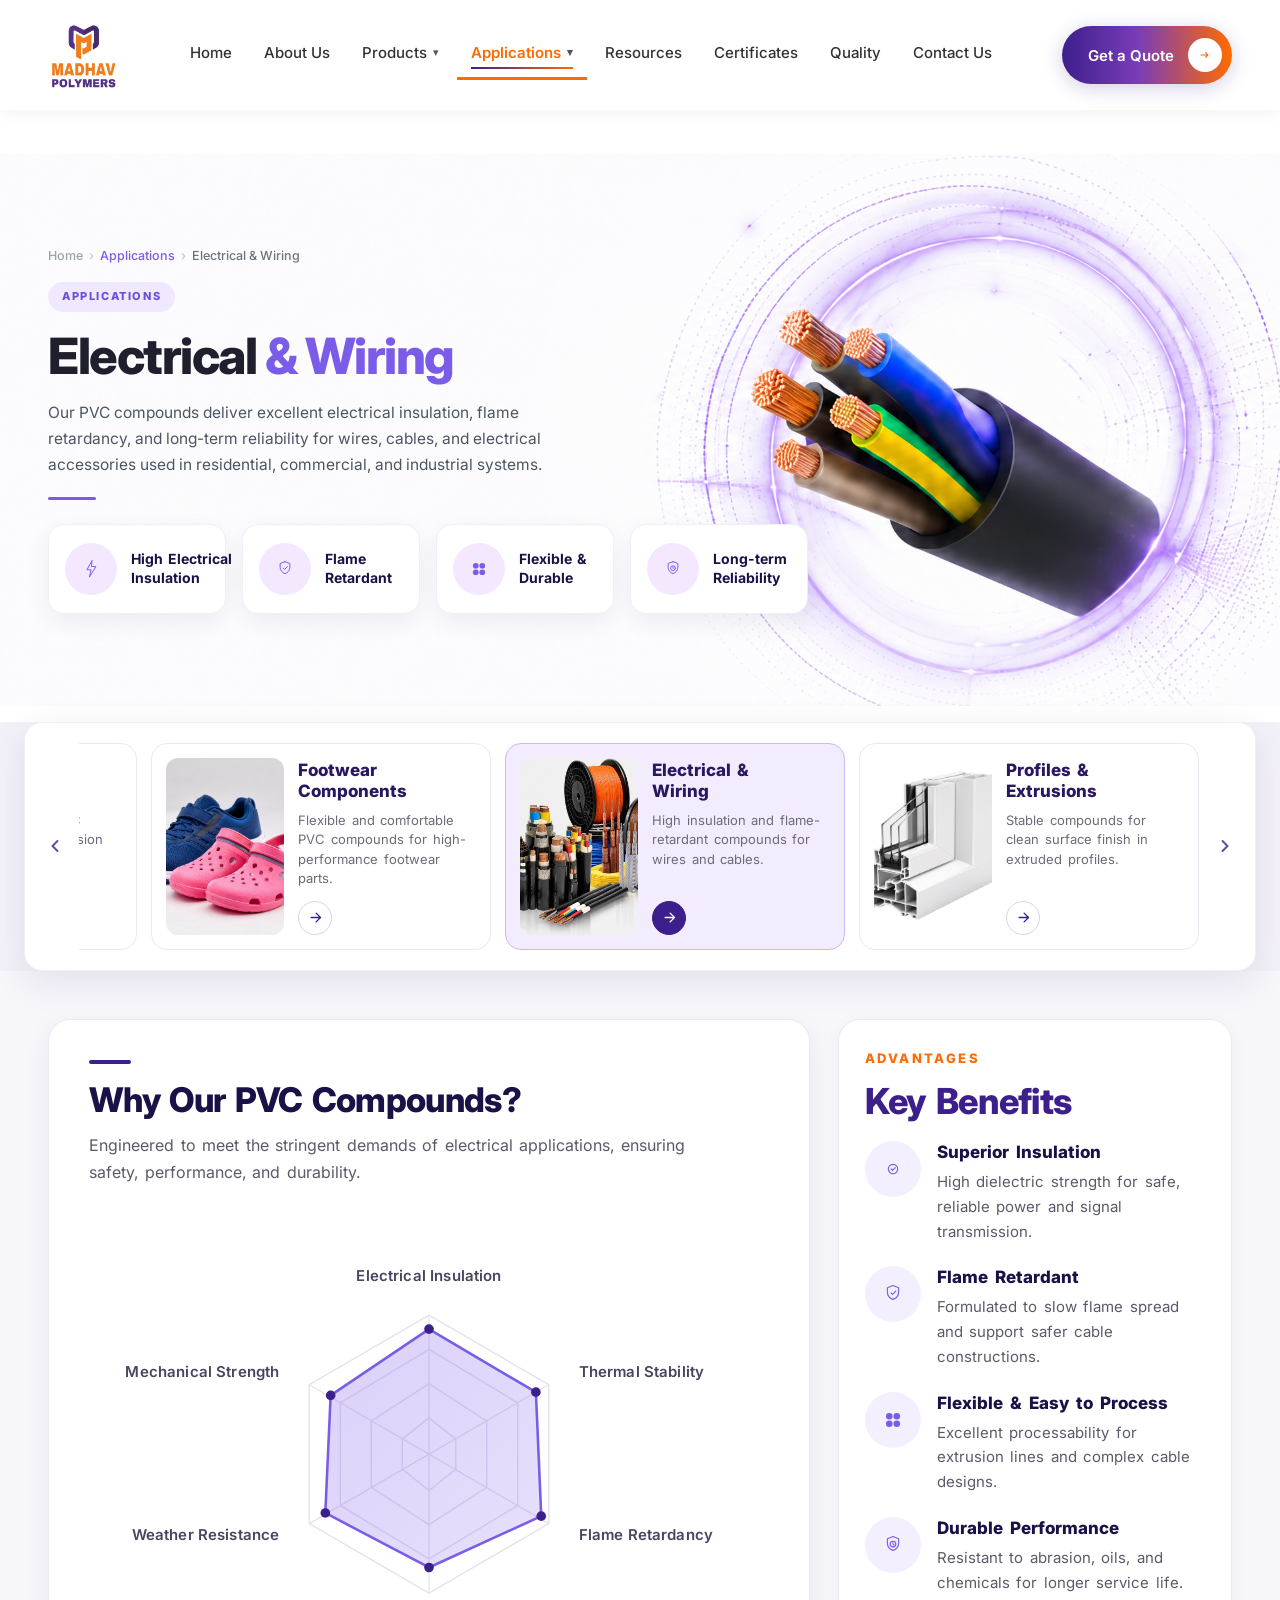
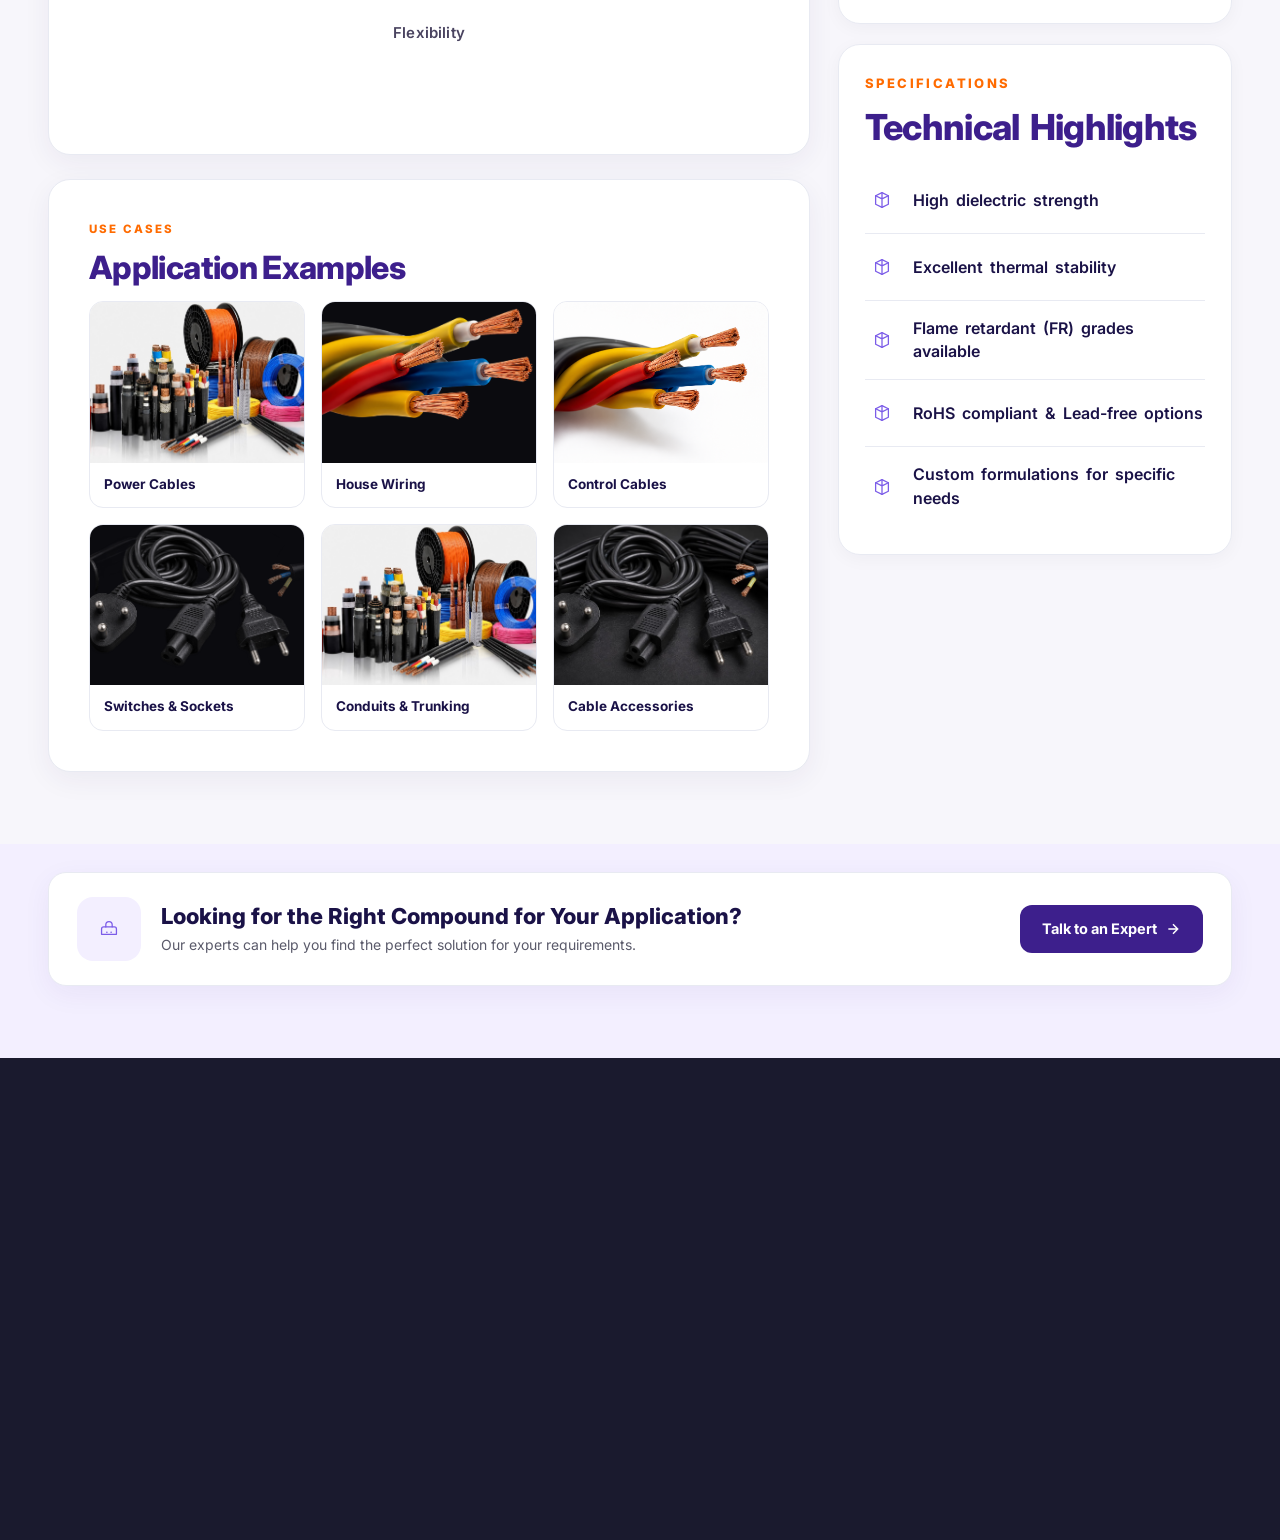
<file: application-details.html>
<!DOCTYPE html>
<html lang="en">

<head>
  <meta charset="UTF-8" />
  <meta name="viewport" content="width=device-width, initial-scale=1.0" />
  <title>Electrical &amp; Wiring – Application Details | Madhav Polymers</title>
  <meta name="description"
    content="PVC compounds for electrical &amp; wiring applications — high insulation, flame retardancy, flexibility, and long-term reliability from Madhav Polymers." />
  <link rel="preconnect" href="https://fonts.googleapis.com" />
  <link rel="preconnect" href="https://fonts.gstatic.com" crossorigin />
  <link href="https://fonts.googleapis.com/css2?family=Inter:wght@400;500;600;700;800&display=swap" rel="stylesheet" />
  <link rel="stylesheet" href="style.css" />
  <link rel="stylesheet" href="animations.css" />
  <link rel="stylesheet" href="application-details.css" />
</head>

<body class="ad-page" data-page="applications">

  <div id="site-header"></div>

  <main>
    <!-- ========== HERO ========== -->
    <section class="ad-hero" id="hero">
      <div class="ad-hero-inner">
        <div class="ad-hero-content">
          <nav class="ad-breadcrumb" aria-label="Breadcrumb">
            <a href="index.html">Home</a>
            <span class="ad-bc-sep">&#8250;</span>
            <a href="applications.html" class="ad-bc-link">Applications</a>
            <span class="ad-bc-sep">&#8250;</span>
            <span class="ad-bc-active">Electrical &amp; Wiring</span>
          </nav>

          <span class="ad-hero-pill">Applications</span>

          <h1 class="ad-hero-title">
            Electrical <span class="ad-hero-accent">&amp; Wiring</span>
          </h1>

          <p class="ad-hero-desc">
            Our PVC compounds deliver excellent electrical insulation, flame retardancy, and long-term reliability for wires, cables, and electrical accessories used in residential, commercial, and industrial systems.
          </p>

          <div class="ad-hero-rule" aria-hidden="true"></div>

          <div class="ad-hero-feats">
            <div class="ad-hero-feat">
              <div class="ad-hero-feat-icon">
                <img src="madhav_app_details_icons_svg_pack/insulation.svg" alt="" />
              </div>
              <p class="ad-hero-feat-text">
                <span>High Electrical</span>
                <span>Insulation</span>
              </p>
            </div>
            <div class="ad-hero-feat">
              <div class="ad-hero-feat-icon">
                <img src="madhav_app_details_icons_svg_pack/flame_retardant.svg" alt="" />
              </div>
              <p class="ad-hero-feat-text">
                <span>Flame</span>
                <span>Retardant</span>
              </p>
            </div>
            <div class="ad-hero-feat">
              <div class="ad-hero-feat-icon">
                <img src="madhav_app_details_icons_svg_pack/flexible.svg" alt="" />
              </div>
              <p class="ad-hero-feat-text">
                <span>Flexible &amp;</span>
                <span>Durable</span>
              </p>
            </div>
            <div class="ad-hero-feat">
              <div class="ad-hero-feat-icon">
                <img src="madhav_app_details_icons_svg_pack/reliability.svg" alt="" />
              </div>
              <p class="ad-hero-feat-text">
                <span>Long-term</span>
                <span>Reliability</span>
              </p>
            </div>
          </div>
        </div>
      </div>
    </section>

    <!-- ========== APPLICATION CARDS CAROUSEL ========== -->
    <section class="ad-apps" aria-label="Application categories">
      <div class="ad-apps-shell">
        <button type="button" class="ad-apps-arrow ad-apps-arrow--prev" id="ad-cats-prev" aria-label="Previous applications">
          <svg viewBox="0 0 24 24" fill="none" stroke="currentColor" stroke-width="2.4" stroke-linecap="round" stroke-linejoin="round"><path d="M15 6l-6 6 6 6"/></svg>
        </button>

        <div class="ad-apps-track" id="ad-cats-track">
          <a href="application-details.html?app=pipes-fittings" class="ad-app-card" data-app="pipes-fittings">
            <div class="ad-app-card-img">
              <img src="PVC Hose Pipe transparent.png" alt="" loading="lazy" />
            </div>
            <div class="ad-app-card-body">
              <h3 class="ad-app-card-title"><span>Garden &amp;</span><span>Soft PVC Pipes</span></h3>
              <p class="ad-app-card-desc">Flexible soft PVC hose compounds for garden pipes and long-lasting tubing.</p>
              <span class="ad-app-card-btn" aria-hidden="true">
                <svg viewBox="0 0 24 24" fill="none" stroke="currentColor" stroke-width="2.2" stroke-linecap="round" stroke-linejoin="round"><path d="M5 12h14M13 5l7 7-7 7"/></svg>
              </span>
            </div>
          </a>

          <a href="application-details.html?app=molding-others" class="ad-app-card" data-app="molding-others">
            <div class="ad-app-card-img">
              <img src="plugs-and-cords-transparent.png" alt="" loading="lazy" />
            </div>
            <div class="ad-app-card-body">
              <h3 class="ad-app-card-title"><span>Soft PVC</span><span>Molding</span></h3>
              <p class="ad-app-card-desc">High-quality soft PVC compounds for precision molding and smooth finishes.</p>
              <span class="ad-app-card-btn" aria-hidden="true">
                <svg viewBox="0 0 24 24" fill="none" stroke="currentColor" stroke-width="2.2" stroke-linecap="round" stroke-linejoin="round"><path d="M5 12h14M13 5l7 7-7 7"/></svg>
              </span>
            </div>
          </a>

          <a href="application-details.html?app=footwear" class="ad-app-card" data-app="footwear">
            <div class="ad-app-card-img">
              <img src="Footwear.png" alt="" loading="lazy" />
            </div>
            <div class="ad-app-card-body">
              <h3 class="ad-app-card-title"><span>Footwear</span><span>Components</span></h3>
              <p class="ad-app-card-desc">Flexible and comfortable PVC compounds for high-performance footwear parts.</p>
              <span class="ad-app-card-btn" aria-hidden="true">
                <svg viewBox="0 0 24 24" fill="none" stroke="currentColor" stroke-width="2.2" stroke-linecap="round" stroke-linejoin="round"><path d="M5 12h14M13 5l7 7-7 7"/></svg>
              </span>
            </div>
          </a>

          <a href="application-details.html?app=wire-cable" class="ad-app-card is-active" data-app="wire-cable">
            <div class="ad-app-card-img">
              <img src="Wire &amp; Cables.png" alt="" loading="lazy" />
            </div>
            <div class="ad-app-card-body">
              <h3 class="ad-app-card-title"><span>Electrical &amp;</span><span>Wiring</span></h3>
              <p class="ad-app-card-desc">High insulation and flame-retardant compounds for wires and cables.</p>
              <span class="ad-app-card-btn" aria-hidden="true">
                <svg viewBox="0 0 24 24" fill="none" stroke="currentColor" stroke-width="2.2" stroke-linecap="round" stroke-linejoin="round"><path d="M5 12h14M13 5l7 7-7 7"/></svg>
              </span>
            </div>
          </a>

          <a href="application-details.html?app=profile-building" class="ad-app-card" data-app="profile-building">
            <div class="ad-app-card-img">
              <img src="Untitled design/3.png" alt="" loading="lazy" />
            </div>
            <div class="ad-app-card-body">
              <h3 class="ad-app-card-title"><span>Profiles &amp;</span><span>Extrusions</span></h3>
              <p class="ad-app-card-desc">Stable compounds for clean surface finish in extruded profiles.</p>
              <span class="ad-app-card-btn" aria-hidden="true">
                <svg viewBox="0 0 24 24" fill="none" stroke="currentColor" stroke-width="2.2" stroke-linecap="round" stroke-linejoin="round"><path d="M5 12h14M13 5l7 7-7 7"/></svg>
              </span>
            </div>
          </a>
        </div>

        <button type="button" class="ad-apps-arrow ad-apps-arrow--next" id="ad-cats-next" aria-label="Next applications">
          <svg viewBox="0 0 24 24" fill="none" stroke="currentColor" stroke-width="2.4" stroke-linecap="round" stroke-linejoin="round"><path d="M9 6l6 6-6 6"/></svg>
        </button>
      </div>
    </section>

    <!-- ========== MAIN CONTENT ========== -->
    <section class="ad-main" id="details">
      <div class="ad-main-inner">
        <div class="ad-main-left">
          <div class="ad-block ad-block--why">
            <span class="ad-accent-bar" aria-hidden="true"></span>
            <h2 class="ad-heading">Why Our PVC Compounds?</h2>
            <p class="ad-copy">
              Engineered to meet the stringent demands of electrical applications, ensuring safety, performance, and durability.
            </p>

            <div class="ad-radar-wrap">
              <svg class="ad-radar" viewBox="0 0 580 460" role="img" aria-label="Performance radar chart">
                <defs>
                  <linearGradient id="adRadarFill" x1="0" y1="0" x2="1" y2="1">
                    <stop offset="0%" stop-color="#9B7CF0" stop-opacity="0.35"/>
                    <stop offset="100%" stop-color="#7B5CE8" stop-opacity="0.18"/>
                  </linearGradient>
                </defs>

                <!-- Concentric hex grids (center 290,220) -->
                <polygon points="290,90 402,155 402,285 290,350 178,285 178,155" fill="none" stroke="#e6e2f0" stroke-width="1.4"/>
                <polygon points="290,122 373,172 373,268 290,318 207,268 207,172" fill="none" stroke="#e6e2f0" stroke-width="1.4"/>
                <polygon points="290,154 344,189 344,251 290,286 236,251 236,189" fill="none" stroke="#e6e2f0" stroke-width="1.4"/>
                <polygon points="290,186 315,206 315,234 290,254 265,234 265,206" fill="none" stroke="#e6e2f0" stroke-width="1.4"/>

                <!-- Axis lines -->
                <line x1="290" y1="220" x2="290" y2="90" stroke="#e6e2f0" stroke-width="1.2"/>
                <line x1="290" y1="220" x2="402" y2="155" stroke="#e6e2f0" stroke-width="1.2"/>
                <line x1="290" y1="220" x2="402" y2="285" stroke="#e6e2f0" stroke-width="1.2"/>
                <line x1="290" y1="220" x2="290" y2="350" stroke="#e6e2f0" stroke-width="1.2"/>
                <line x1="290" y1="220" x2="178" y2="285" stroke="#e6e2f0" stroke-width="1.2"/>
                <line x1="290" y1="220" x2="178" y2="155" stroke="#e6e2f0" stroke-width="1.2"/>

                <!-- Data polygon -->
                <polygon points="290,103 390,162 395,278 290,326 193,275 198,165" fill="url(#adRadarFill)" stroke="#7B5CE8" stroke-width="2.4" stroke-linejoin="round"/>
                <circle cx="290" cy="103" r="4.5" fill="#3D1F8C"/>
                <circle cx="390" cy="162" r="4.5" fill="#3D1F8C"/>
                <circle cx="395" cy="278" r="4.5" fill="#3D1F8C"/>
                <circle cx="290" cy="326" r="4.5" fill="#3D1F8C"/>
                <circle cx="193" cy="275" r="4.5" fill="#3D1F8C"/>
                <circle cx="198" cy="165" r="4.5" fill="#3D1F8C"/>

                <!-- Full labels -->
                <text x="290" y="58" text-anchor="middle" class="ad-radar-label">Electrical Insulation</text>
                <text x="430" y="148" text-anchor="start" class="ad-radar-label">Thermal Stability</text>
                <text x="430" y="300" text-anchor="start" class="ad-radar-label">Flame Retardancy</text>
                <text x="290" y="392" text-anchor="middle" class="ad-radar-label">Flexibility</text>
                <text x="150" y="300" text-anchor="end" class="ad-radar-label">Weather Resistance</text>
                <text x="150" y="148" text-anchor="end" class="ad-radar-label">Mechanical Strength</text>
              </svg>
            </div>
          </div>

          <div class="ad-block">
            <span class="ad-label">Use Cases</span>
            <h2 class="ad-heading">Application Examples</h2>
            <div class="ad-examples">
              <article class="ad-example">
                <div class="ad-example-img">
                  <img src="Wire &amp; Cables.png" alt="Power cables" loading="lazy" />
                </div>
                <h3>Power Cables</h3>
              </article>
              <article class="ad-example">
                <div class="ad-example-img">
                  <img src="Untitled design/1.png" alt="House wiring" loading="lazy" />
                </div>
                <h3>House Wiring</h3>
              </article>
              <article class="ad-example">
                <div class="ad-example-img">
                  <img src="Wide Range of Applications 2.png" alt="Control cables" loading="lazy" />
                </div>
                <h3>Control Cables</h3>
              </article>
              <article class="ad-example">
                <div class="ad-example-img">
                  <img src="plugs-and-cords-transparent.png" alt="Switches and sockets" loading="lazy" />
                </div>
                <h3>Switches &amp; Sockets</h3>
              </article>
              <article class="ad-example">
                <div class="ad-example-img">
                  <img src="Wire &amp; Cables.png" alt="Conduits and trunking" loading="lazy" />
                </div>
                <h3>Conduits &amp; Trunking</h3>
              </article>
              <article class="ad-example">
                <div class="ad-example-img">
                  <img src="plugs-and-cords.png" alt="Cable accessories" loading="lazy" />
                </div>
                <h3>Cable Accessories</h3>
              </article>
            </div>
          </div>
        </div>

        <aside class="ad-main-right">
          <div class="ad-side-card">
            <span class="ad-label">Advantages</span>
            <h2 class="ad-heading">Key Benefits</h2>
            <ul class="ad-benefits">
              <li>
                <div class="ad-benefit-icon">
                  <img src="madhav_app_details_icons_svg_pack/benefit_check.svg" alt="" />
                </div>
                <div>
                  <h3>Superior Insulation</h3>
                  <p>High dielectric strength for safe, reliable power and signal transmission.</p>
                </div>
              </li>
              <li>
                <div class="ad-benefit-icon">
                  <img src="madhav_app_details_icons_svg_pack/flame_retardant.svg" alt="" />
                </div>
                <div>
                  <h3>Flame Retardant</h3>
                  <p>Formulated to slow flame spread and support safer cable constructions.</p>
                </div>
              </li>
              <li>
                <div class="ad-benefit-icon">
                  <img src="madhav_app_details_icons_svg_pack/flexible.svg" alt="" />
                </div>
                <div>
                  <h3>Flexible &amp; Easy to Process</h3>
                  <p>Excellent processability for extrusion lines and complex cable designs.</p>
                </div>
              </li>
              <li>
                <div class="ad-benefit-icon">
                  <img src="madhav_app_details_icons_svg_pack/reliability.svg" alt="" />
                </div>
                <div>
                  <h3>Durable Performance</h3>
                  <p>Resistant to abrasion, oils, and chemicals for longer service life.</p>
                </div>
              </li>
            </ul>
          </div>

          <div class="ad-side-card">
            <span class="ad-label">Specifications</span>
            <h2 class="ad-heading">Technical Highlights</h2>
            <ul class="ad-specs">
              <li>
                <img src="madhav_app_details_icons_svg_pack/tech_spec.svg" alt="" />
                <span>High dielectric strength</span>
              </li>
              <li>
                <img src="madhav_app_details_icons_svg_pack/tech_spec.svg" alt="" />
                <span>Excellent thermal stability</span>
              </li>
              <li>
                <img src="madhav_app_details_icons_svg_pack/tech_spec.svg" alt="" />
                <span>Flame retardant (FR) grades available</span>
              </li>
              <li>
                <img src="madhav_app_details_icons_svg_pack/tech_spec.svg" alt="" />
                <span>RoHS compliant &amp; Lead-free options</span>
              </li>
              <li>
                <img src="madhav_app_details_icons_svg_pack/tech_spec.svg" alt="" />
                <span>Custom formulations for specific needs</span>
              </li>
            </ul>
          </div>
        </aside>
      </div>
    </section>

    <!-- ========== CTA ========== -->
    <section class="ad-cta" id="cta">
      <div class="ad-cta-inner">
        <div class="ad-cta-icon">
          <img src="madhav_app_details_icons_svg_pack/cta_chat.svg" alt="" />
        </div>
        <div class="ad-cta-copy">
          <h2>Looking for the Right Compound for Your Application?</h2>
          <p>Our experts can help you find the perfect solution for your requirements.</p>
        </div>
        <a href="contact-us.html" class="ad-cta-btn">
          Talk to an Expert
          <svg viewBox="0 0 24 24" fill="none" stroke="currentColor" stroke-width="2.2" aria-hidden="true">
            <path d="M5 12h14M12 5l7 7-7 7"/>
          </svg>
        </a>
      </div>
    </section>
  </main>

  <div id="site-footer"></div>

  <script src="layout.js"></script>
  <script src="form-mail.js"></script>
  <script src="script.js"></script>
  <script src="application-details.js"></script>
</body>

</html>
</file>
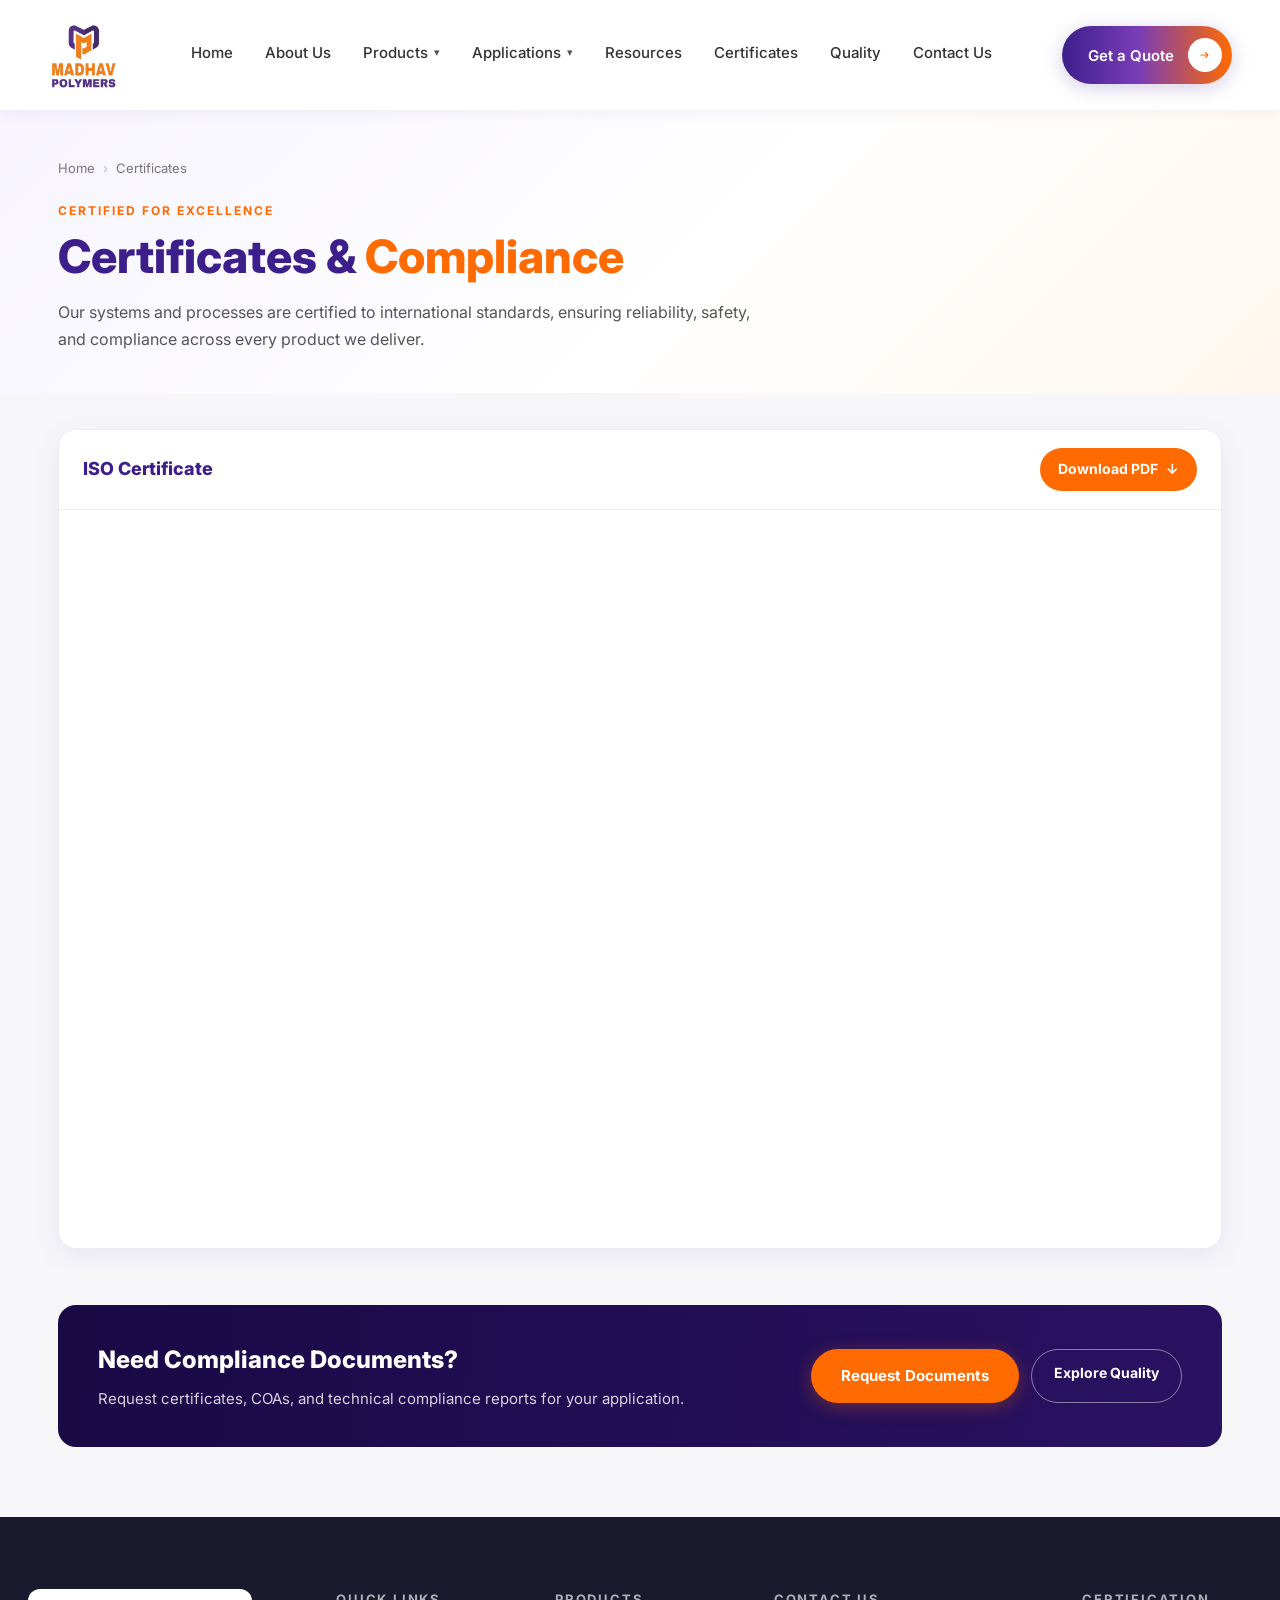
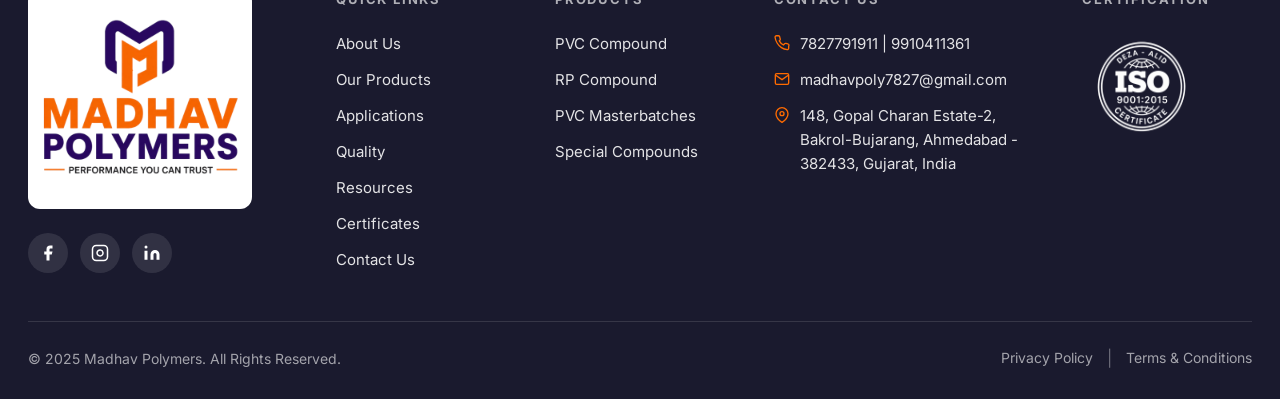
<file: certificates.html>
<!DOCTYPE html>
<html lang="en">
<head>
  <meta charset="UTF-8" />
  <meta name="viewport" content="width=device-width, initial-scale=1.0" />
  <title>Certificates – Madhav Polymers</title>
  <meta name="description" content="View Madhav Polymers certifications including ISO 9001:2015, ISO 14001:2015, ISO 45001:2018, RoHS, and REACH compliance documentation." />
  <link rel="preconnect" href="https://fonts.googleapis.com" />
  <link rel="preconnect" href="https://fonts.gstatic.com" crossorigin />
  <link href="https://fonts.googleapis.com/css2?family=Inter:wght@400;500;600;700;800&display=swap" rel="stylesheet" />
  <link rel="stylesheet" href="style.css" />
  <link rel="stylesheet" href="animations.css" />
  <link rel="stylesheet" href="certificates.css" />
</head>
<body data-page="certificates">

  <div id="site-header"></div>

  <main>
    <section class="cert-hero">
      <div class="cert-hero-inner">
        <nav class="cert-breadcrumb" aria-label="Breadcrumb">
          <a href="index.html">Home</a>
          <span class="cert-bc-sep">&#8250;</span>
          <span>Certificates</span>
        </nav>
        <p class="section-label">CERTIFIED FOR EXCELLENCE</p>
        <h1>Certificates &amp; <span class="orange">Compliance</span></h1>
        <p class="cert-hero-desc">
          Our systems and processes are certified to international standards, ensuring reliability, safety, and compliance across every product we deliver.
        </p>
      </div>
    </section>

    <section class="cert-pdf-section">
      <div class="cert-pdf-wrap">
        <div class="cert-pdf-toolbar">
          <h2>ISO Certificate</h2>
          <a href="IN61883A%20%20MADHAV%20POLYMERS%209k.pdf" class="cert-pdf-download" download target="_blank" rel="noopener">
            Download PDF <span>&#8595;</span>
          </a>
        </div>
        <div class="cert-pdf-frame">
          <iframe
            src="IN61883A%20%20MADHAV%20POLYMERS%209k.pdf#toolbar=1&navpanes=0"
            title="Madhav Polymers ISO Certificate"
            loading="lazy"
          ></iframe>
        </div>
      </div>
    </section>

    <section class="cert-cta-section">
      <div class="cert-cta-wrap">
        <div class="cert-cta-text">
          <h2>Need Compliance Documents?</h2>
          <p>Request certificates, COAs, and technical compliance reports for your application.</p>
        </div>
        <div class="cert-cta-btns">
          <a href="contact-us.html" class="btn-primary">Request Documents</a>
          <a href="quality.html" class="btn-outline-dark">Explore Quality</a>
        </div>
      </div>
    </section>
  </main>

  <div id="site-footer"></div>

  <script src="layout.js"></script>
  <script src="animations.js"></script>
  <script src="form-mail.js"></script>
  <script src="script.js"></script>
</body>
</html>
</file>
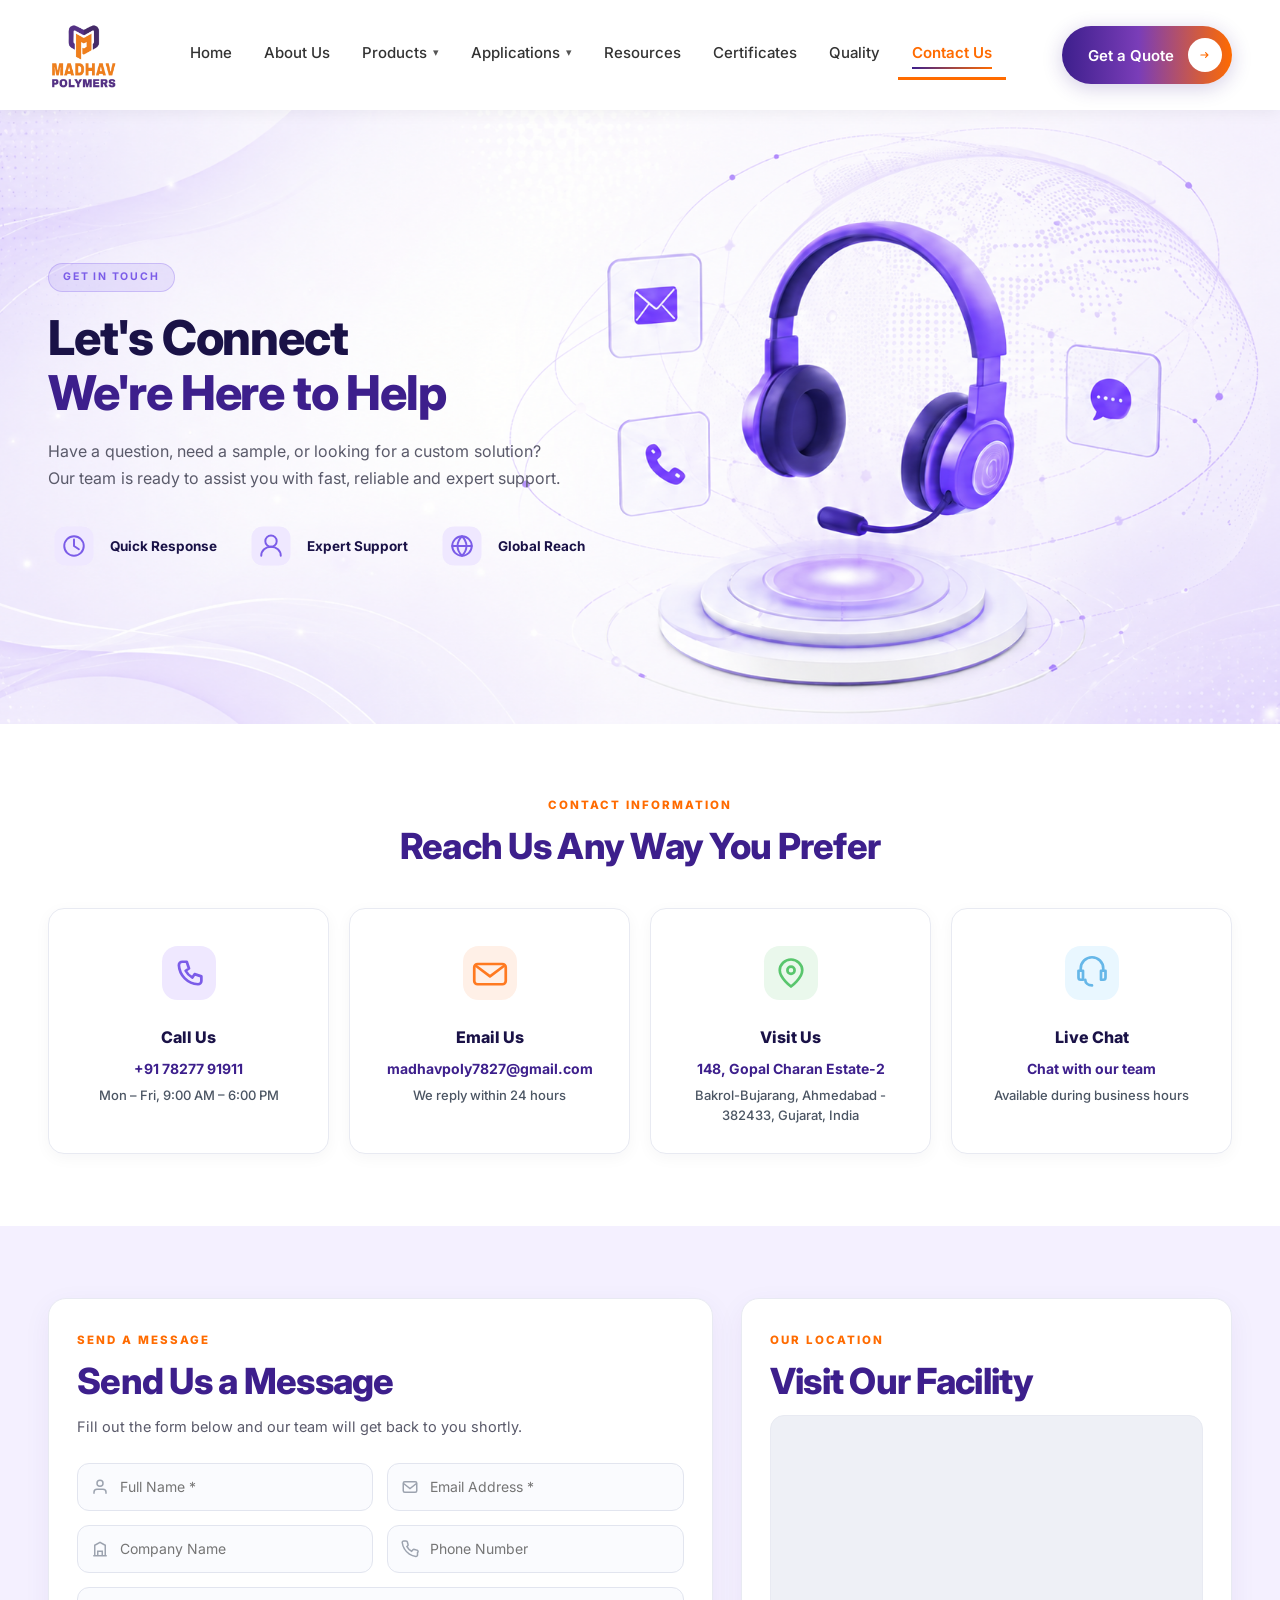
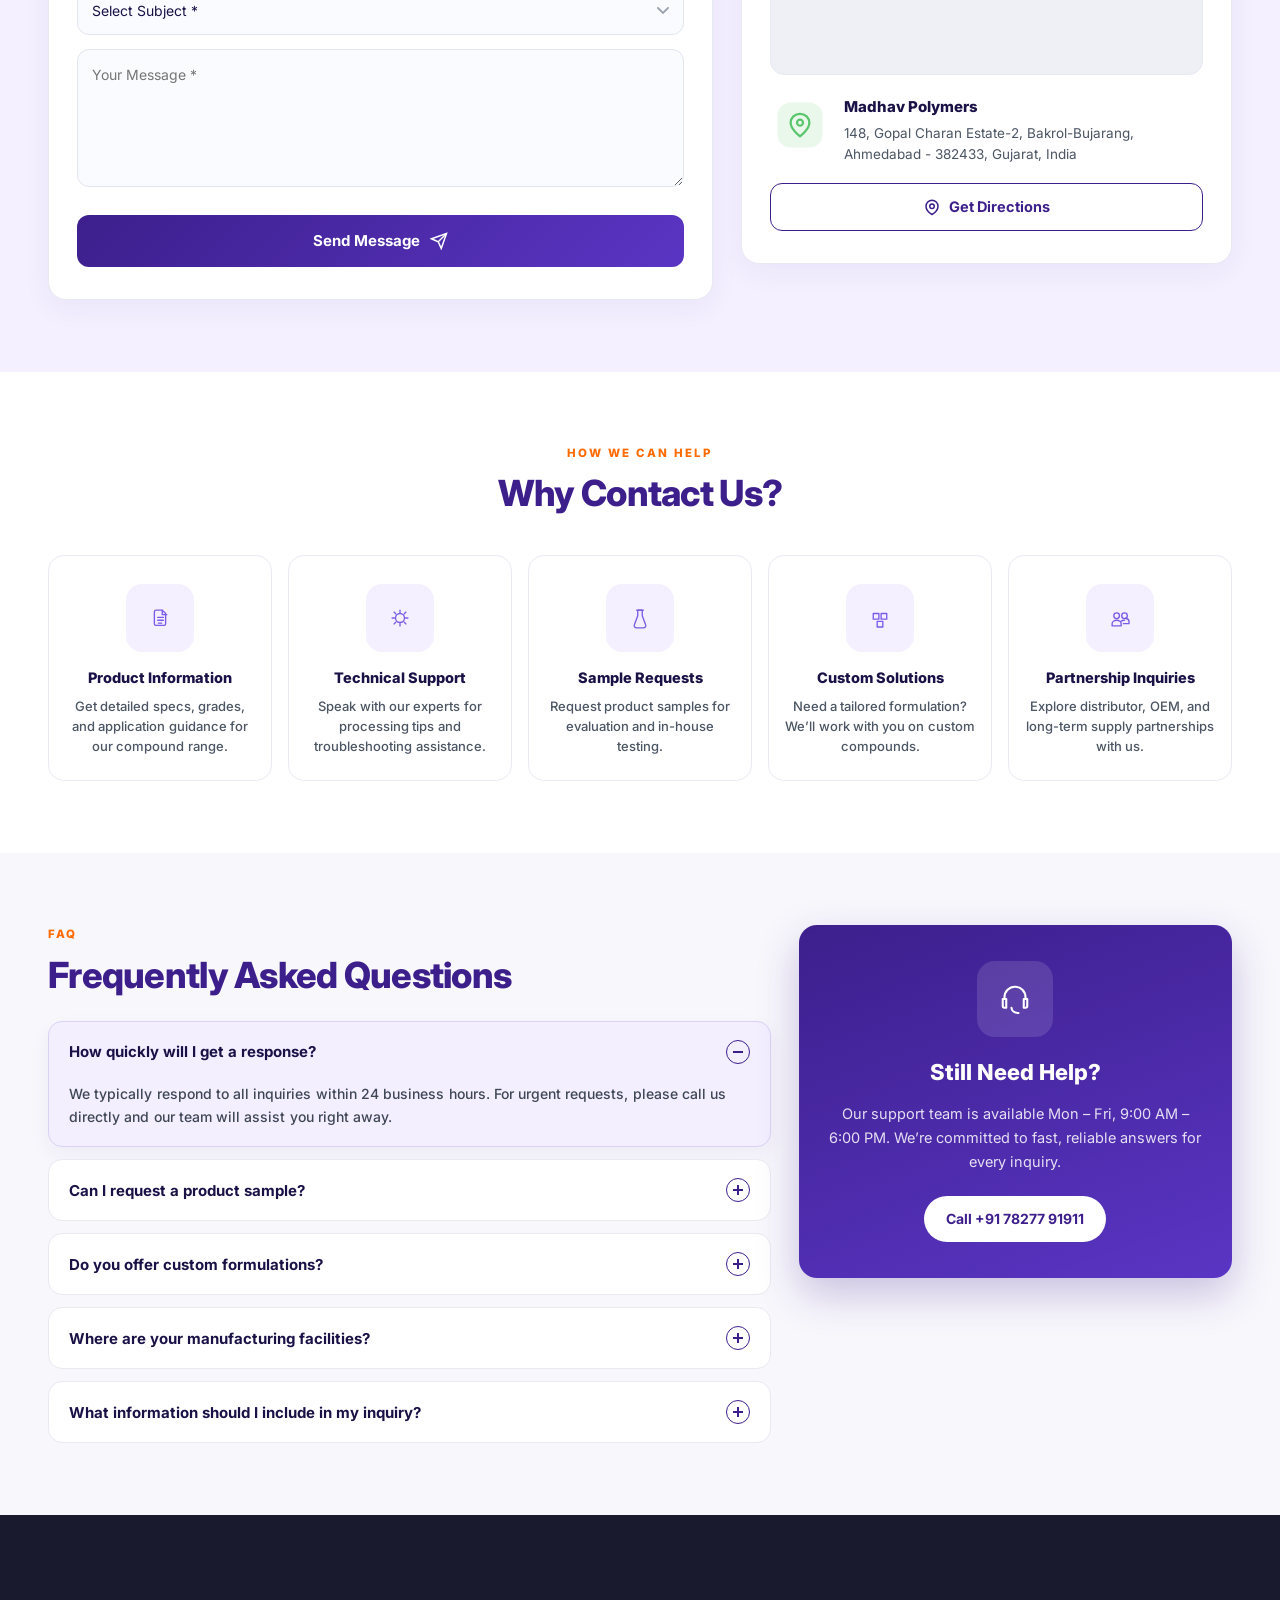
<file: contact-us.html>
<!DOCTYPE html>
<html lang="en">

<head>
  <meta charset="UTF-8" />
  <meta name="viewport" content="width=device-width, initial-scale=1.0" />
  <title>Contact Us – Madhav Polymers</title>
  <meta name="description"
    content="Get in touch with Madhav Polymers. Call, email, visit our Ahmedabad facility, or send a message for product info, samples, and technical support." />
  <link rel="preconnect" href="https://fonts.googleapis.com" />
  <link rel="preconnect" href="https://fonts.gstatic.com" crossorigin />
  <link href="https://fonts.googleapis.com/css2?family=Inter:wght@400;500;600;700;800&display=swap" rel="stylesheet" />
  <link rel="stylesheet" href="style.css" />
  <link rel="stylesheet" href="animations.css" />
  <link rel="stylesheet" href="contact-us.css" />
</head>

<body class="cu-page" data-page="contact">

  <div id="site-header"></div>

  <main>
    <!-- ========== HERO ========== -->
    <section class="cu-hero" id="hero">
      <div class="cu-hero-inner">
        <div class="cu-hero-content">
          <span class="cu-hero-pill">Get in Touch</span>
          <h1>
            Let's Connect<br>
            <span class="cu-hero-accent">We're Here to Help</span>
          </h1>
          <p class="cu-hero-desc">
            Have a question, need a sample, or looking for a custom solution? Our team is ready to assist you with fast, reliable and expert support.
          </p>
          <div class="cu-hero-feats">
            <div class="cu-hero-feat">
              <img src="madhav_contact_icons_svg_pack/quick_response.svg" alt="" />
              <span>Quick Response</span>
            </div>
            <div class="cu-hero-feat">
              <img src="madhav_contact_icons_svg_pack/expert_support.svg" alt="" />
              <span>Expert Support</span>
            </div>
            <div class="cu-hero-feat">
              <img src="madhav_contact_icons_svg_pack/global_reach.svg" alt="" />
              <span>Global Reach</span>
            </div>
          </div>
        </div>
      </div>
    </section>

    <!-- ========== CONTACT CARDS ========== -->
    <section class="cu-reach" id="reach">
      <div class="cu-section-inner">
        <div class="text-center">
          <span class="cu-section-label">Contact Information</span>
          <h2 class="cu-section-title">Reach Us Any Way You Prefer</h2>
        </div>

        <div class="cu-reach-grid">
          <a href="tel:+917827791911" class="cu-reach-card">
            <div class="cu-reach-icon">
              <img src="madhav_contact_icons_svg_pack/call_us.svg" alt="" />
            </div>
            <h3>Call Us</h3>
            <p class="cu-reach-main">+91 78277 91911</p>
            <p class="cu-reach-sub">Mon – Fri, 9:00 AM – 6:00 PM</p>
          </a>

          <a href="mailto:madhavpoly7827@gmail.com" class="cu-reach-card">
            <div class="cu-reach-icon">
              <img src="madhav_contact_icons_svg_pack/email_us.svg" alt="" />
            </div>
            <h3>Email Us</h3>
            <p class="cu-reach-main">madhavpoly7827@gmail.com</p>
            <p class="cu-reach-sub">We reply within 24 hours</p>
          </a>

          <div class="cu-reach-card">
            <div class="cu-reach-icon">
              <img src="madhav_contact_icons_svg_pack/visit_us.svg" alt="" />
            </div>
            <h3>Visit Us</h3>
            <p class="cu-reach-main">148, Gopal Charan Estate-2</p>
            <p class="cu-reach-sub">Bakrol-Bujarang, Ahmedabad - 382433, Gujarat, India</p>
          </div>

          <a href="https://wa.me/917827791911" class="cu-reach-card" target="_blank" rel="noopener">
            <div class="cu-reach-icon">
              <img src="madhav_contact_icons_svg_pack/live_chat.svg" alt="" />
            </div>
            <h3>Live Chat</h3>
            <p class="cu-reach-main">Chat with our team</p>
            <p class="cu-reach-sub">Available during business hours</p>
          </a>
        </div>
      </div>
    </section>

    <!-- ========== FORM + MAP ========== -->
    <section class="cu-form-map" id="message">
      <div class="cu-section-inner">
        <div class="cu-form-map-grid">
          <div class="cu-form-card">
            <span class="cu-section-label">Send a Message</span>
            <h2 class="cu-section-title">Send Us a Message</h2>
            <p class="cu-form-intro">Fill out the form below and our team will get back to you shortly.</p>

            <form class="cu-form" id="contact-form" action="#" method="post" novalidate>
              <div class="cu-form-row">
                <label class="cu-field">
                  <span class="cu-field-icon" aria-hidden="true">
                    <svg viewBox="0 0 24 24" fill="none" stroke="currentColor" stroke-width="2"><path d="M20 21v-2a4 4 0 0 0-4-4H8a4 4 0 0 0-4 4v2"/><circle cx="12" cy="7" r="4"/></svg>
                  </span>
                  <input type="text" name="name" placeholder="Full Name *" required autocomplete="name" />
                </label>
                <label class="cu-field">
                  <span class="cu-field-icon" aria-hidden="true">
                    <svg viewBox="0 0 24 24" fill="none" stroke="currentColor" stroke-width="2"><rect x="3" y="5" width="18" height="14" rx="2"/><path d="M3 7l9 7 9-7"/></svg>
                  </span>
                  <input type="email" name="email" placeholder="Email Address *" required autocomplete="email" />
                </label>
              </div>

              <div class="cu-form-row">
                <label class="cu-field">
                  <span class="cu-field-icon" aria-hidden="true">
                    <svg viewBox="0 0 24 24" fill="none" stroke="currentColor" stroke-width="2"><path d="M3 21h18"/><path d="M5 21V7l7-4 7 4v14"/><path d="M9 21v-6h6v6"/></svg>
                  </span>
                  <input type="text" name="company" placeholder="Company Name" autocomplete="organization" />
                </label>
                <label class="cu-field">
                  <span class="cu-field-icon" aria-hidden="true">
                    <svg viewBox="0 0 24 24" fill="none" stroke="currentColor" stroke-width="2"><path d="M22 16.92v3a2 2 0 0 1-2.18 2 19.79 19.79 0 0 1-8.63-3.07A19.5 19.5 0 0 1 4.69 12 19.79 19.79 0 0 1 1.62 3.37 2 2 0 0 1 3.6 1.18h3a2 2 0 0 1 2 1.72c.127.96.361 1.903.7 2.81a2 2 0 0 1-.45 2.11L7.91 8.73a16 16 0 0 0 6.29 6.29l1.62-1.93a2 2 0 0 1 2.11-.45c.907.339 1.85.573 2.81.7A2 2 0 0 1 22 16.92z"/></svg>
                  </span>
                  <input type="tel" name="phone" placeholder="Phone Number" autocomplete="tel" />
                </label>
              </div>

              <label class="cu-field cu-field--select">
                <select name="subject" required>
                  <option value="" disabled selected>Select Subject *</option>
                  <option value="product-info">Product Information</option>
                  <option value="technical-support">Technical Support</option>
                  <option value="sample-request">Sample Request</option>
                  <option value="custom-solution">Custom Solutions</option>
                  <option value="partnership">Partnership Inquiry</option>
                  <option value="other">Other</option>
                </select>
              </label>

              <label class="cu-field cu-field--textarea">
                <textarea name="message" rows="5" placeholder="Your Message *" required></textarea>
              </label>

              <input type="text" name="website" class="cu-honeypot" tabindex="-1" autocomplete="off" aria-hidden="true" />

              <button type="submit" class="cu-submit-btn">
                Send Message
                <svg viewBox="0 0 24 24" fill="none" stroke="currentColor" stroke-width="2" aria-hidden="true">
                  <path d="M22 2L11 13"/><path d="M22 2l-7 20-4-9-9-4 20-7z"/>
                </svg>
              </button>
              <p class="cu-form-status" id="form-status" role="status" aria-live="polite" hidden></p>
            </form>
          </div>

          <div class="cu-map-card">
            <span class="cu-section-label">Our Location</span>
            <h2 class="cu-section-title">Visit Our Facility</h2>
            <div class="cu-map-frame">
              <iframe
                title="Madhav Polymers location map"
                loading="lazy"
                referrerpolicy="no-referrer-when-downgrade"
                src="https://maps.google.com/maps?q=Gopal%20Charan%20Estate%20Bakrol%20Bujarang%20Ahmedabad&t=&z=14&ie=UTF8&iwloc=&output=embed">
              </iframe>
            </div>
            <div class="cu-map-address">
              <img src="madhav_contact_icons_svg_pack/visit_us.svg" alt="" />
              <div>
                <h3>Madhav Polymers</h3>
                <p>148, Gopal Charan Estate-2, Bakrol-Bujarang,<br>Ahmedabad - 382433, Gujarat, India</p>
              </div>
            </div>
            <a
              class="cu-directions-btn"
              href="https://www.google.com/maps/search/?api=1&query=Gopal+Charan+Estate+Bakrol+Bujarang+Ahmedabad"
              target="_blank"
              rel="noopener">
              <svg viewBox="0 0 24 24" fill="none" stroke="currentColor" stroke-width="2" aria-hidden="true">
                <path d="M12 22s8-4.5 8-11a8 8 0 1 0-16 0c0 6.5 8 11 8 11z"/>
                <circle cx="12" cy="11" r="3"/>
              </svg>
              Get Directions
            </a>
          </div>
        </div>
      </div>
    </section>

    <!-- ========== WHY CONTACT ========== -->
    <section class="cu-why" id="why">
      <div class="cu-section-inner">
        <div class="text-center">
          <span class="cu-section-label">How We Can Help</span>
          <h2 class="cu-section-title">Why Contact Us?</h2>
        </div>
        <div class="cu-why-grid">
          <div class="cu-why-card">
            <div class="cu-why-icon">
              <img src="madhav_contact_icons_svg_pack/product_info.svg" alt="" />
            </div>
            <h3>Product Information</h3>
            <p>Get detailed specs, grades, and application guidance for our compound range.</p>
          </div>
          <div class="cu-why-card">
            <div class="cu-why-icon">
              <img src="madhav_contact_icons_svg_pack/tech_support.svg" alt="" />
            </div>
            <h3>Technical Support</h3>
            <p>Speak with our experts for processing tips and troubleshooting assistance.</p>
          </div>
          <div class="cu-why-card">
            <div class="cu-why-icon">
              <img src="madhav_contact_icons_svg_pack/sample_request.svg" alt="" />
            </div>
            <h3>Sample Requests</h3>
            <p>Request product samples for evaluation and in-house testing.</p>
          </div>
          <div class="cu-why-card">
            <div class="cu-why-icon">
              <img src="madhav_contact_icons_svg_pack/custom_solutions.svg" alt="" />
            </div>
            <h3>Custom Solutions</h3>
            <p>Need a tailored formulation? We’ll work with you on custom compounds.</p>
          </div>
          <div class="cu-why-card">
            <div class="cu-why-icon">
              <img src="madhav_contact_icons_svg_pack/partnership.svg" alt="" />
            </div>
            <h3>Partnership Inquiries</h3>
            <p>Explore distributor, OEM, and long-term supply partnerships with us.</p>
          </div>
        </div>
      </div>
    </section>

    <!-- ========== FAQ ========== -->
    <section class="cu-faq" id="faq">
      <div class="cu-section-inner">
        <div class="cu-faq-grid">
          <div class="cu-faq-list">
            <span class="cu-section-label">FAQ</span>
            <h2 class="cu-section-title">Frequently Asked Questions</h2>

            <div class="cu-accordion" id="cu-accordion">
              <div class="cu-acc-item is-open">
                <button type="button" class="cu-acc-btn" aria-expanded="true">
                  How quickly will I get a response?
                  <span class="cu-acc-icon" aria-hidden="true"></span>
                </button>
                <div class="cu-acc-panel">
                  <p>We typically respond to all inquiries within 24 business hours. For urgent requests, please call us directly and our team will assist you right away.</p>
                </div>
              </div>

              <div class="cu-acc-item">
                <button type="button" class="cu-acc-btn" aria-expanded="false">
                  Can I request a product sample?
                  <span class="cu-acc-icon" aria-hidden="true"></span>
                </button>
                <div class="cu-acc-panel">
                  <p>Yes. Use the contact form and select “Sample Request,” or chat with us on WhatsApp. Share your application details so we can recommend the right grade.</p>
                </div>
              </div>

              <div class="cu-acc-item">
                <button type="button" class="cu-acc-btn" aria-expanded="false">
                  Do you offer custom formulations?
                  <span class="cu-acc-icon" aria-hidden="true"></span>
                </button>
                <div class="cu-acc-panel">
                  <p>Absolutely. Our technical team develops custom PVC compounds based on your performance, processing, and regulatory requirements.</p>
                </div>
              </div>

              <div class="cu-acc-item">
                <button type="button" class="cu-acc-btn" aria-expanded="false">
                  Where are your manufacturing facilities?
                  <span class="cu-acc-icon" aria-hidden="true"></span>
                </button>
                <div class="cu-acc-panel">
                  <p>We manufacture from facilities in Delhi and Gujarat, enabling fast production and timely delivery across India.</p>
                </div>
              </div>

              <div class="cu-acc-item">
                <button type="button" class="cu-acc-btn" aria-expanded="false">
                  What information should I include in my inquiry?
                  <span class="cu-acc-icon" aria-hidden="true"></span>
                </button>
                <div class="cu-acc-panel">
                  <p>Please include your application, required grade or properties, quantity, and timelines. The more detail you share, the faster we can help.</p>
                </div>
              </div>
            </div>
          </div>

          <aside class="cu-faq-aside">
            <div class="cu-faq-aside-icon">
              <svg viewBox="0 0 48 48" fill="none" aria-hidden="true">
                <path d="M12 24v-2a12 12 0 0 1 24 0v2" stroke="#fff" stroke-width="2.4" stroke-linecap="round"/>
                <path d="M10 24h4v10h-2a2 2 0 0 1-2-2v-8zM38 24h-4v10h2a2 2 0 0 0 2-2v-8z" stroke="#fff" stroke-width="2.4" stroke-linejoin="round"/>
                <path d="M20 34c0 3.5 3 6 8 6" stroke="#fff" stroke-width="2.4" stroke-linecap="round"/>
              </svg>
            </div>
            <h3>Still Need Help?</h3>
            <p>Our support team is available Mon – Fri, 9:00 AM – 6:00 PM. We’re committed to fast, reliable answers for every inquiry.</p>
            <a href="tel:+917827791911" class="cu-faq-call">
              Call +91 78277 91911
            </a>
          </aside>
        </div>
      </div>
    </section>
  </main>

  <div id="site-footer"></div>

  <script src="layout.js"></script>
  <script src="animations.js"></script>
  <script src="form-mail.js"></script>
  <script src="script.js"></script>
  <script src="contact-us.js"></script>
</body>

</html>
</file>
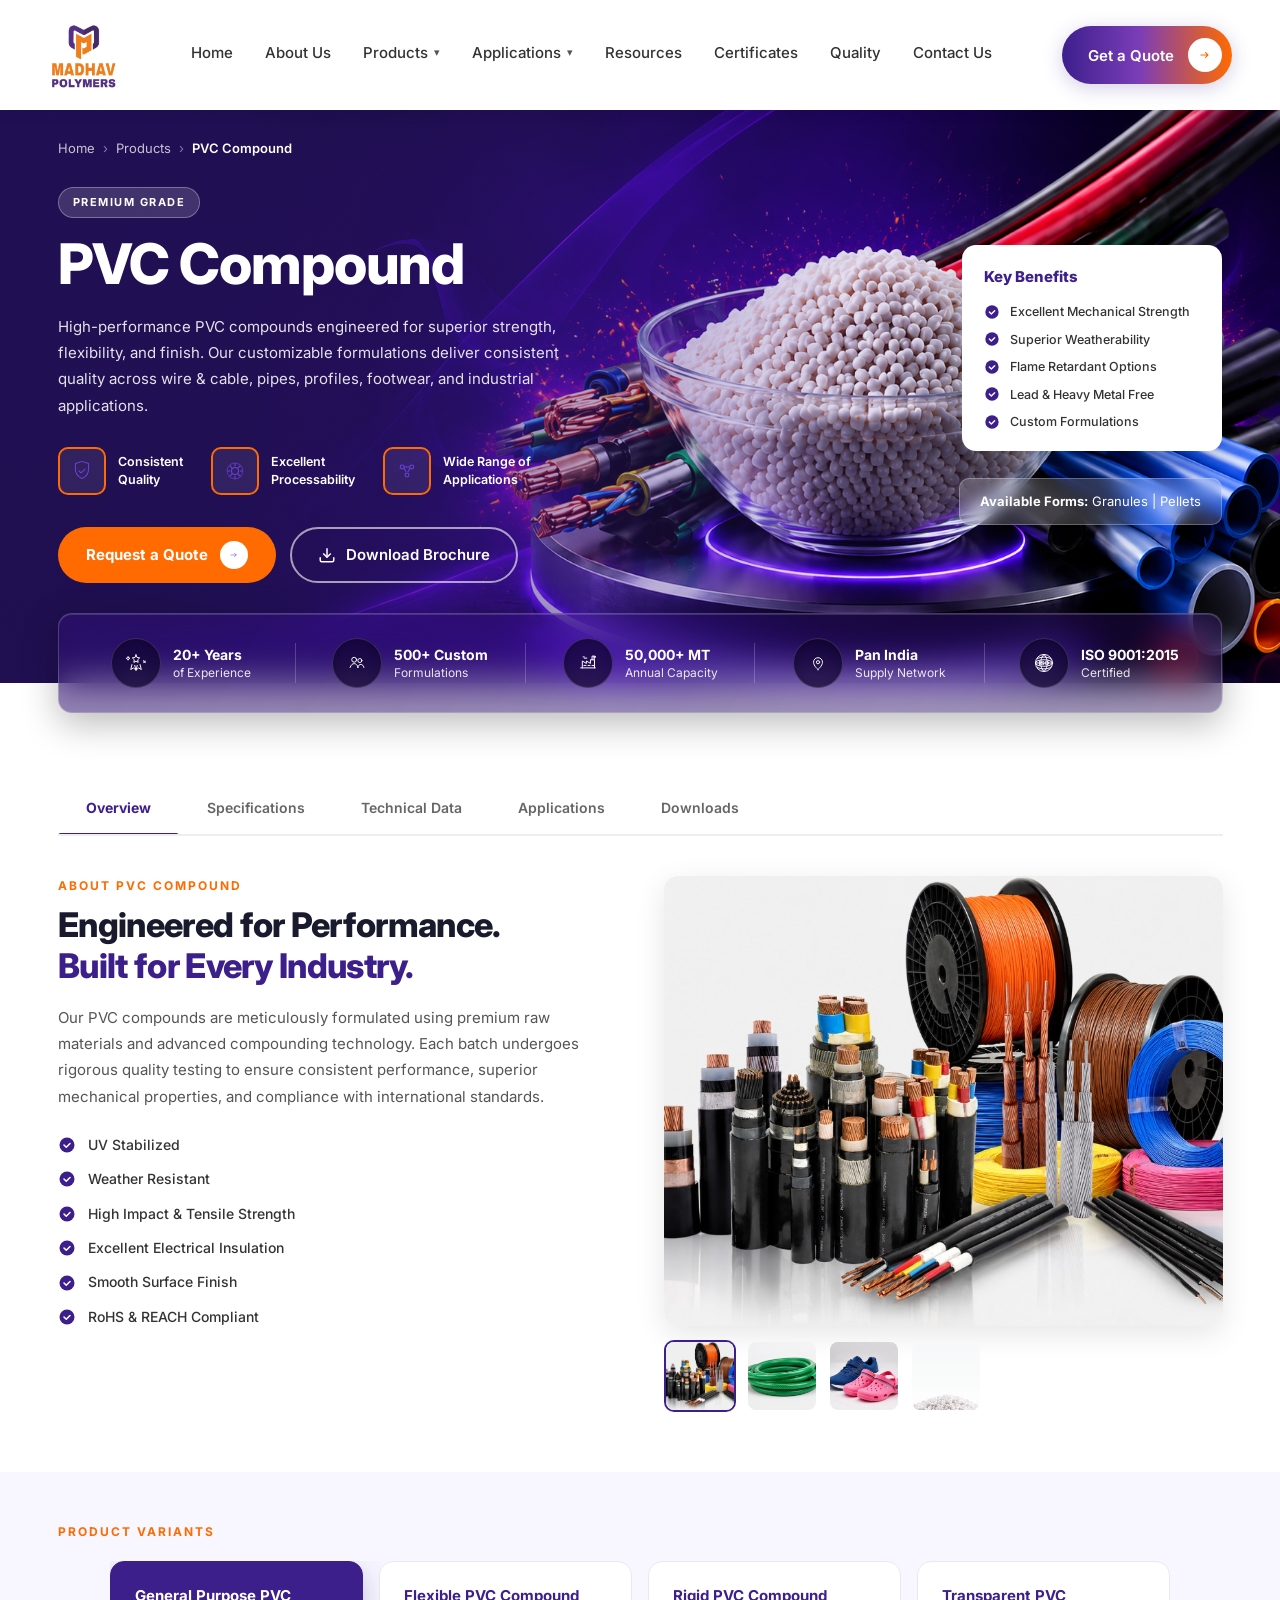
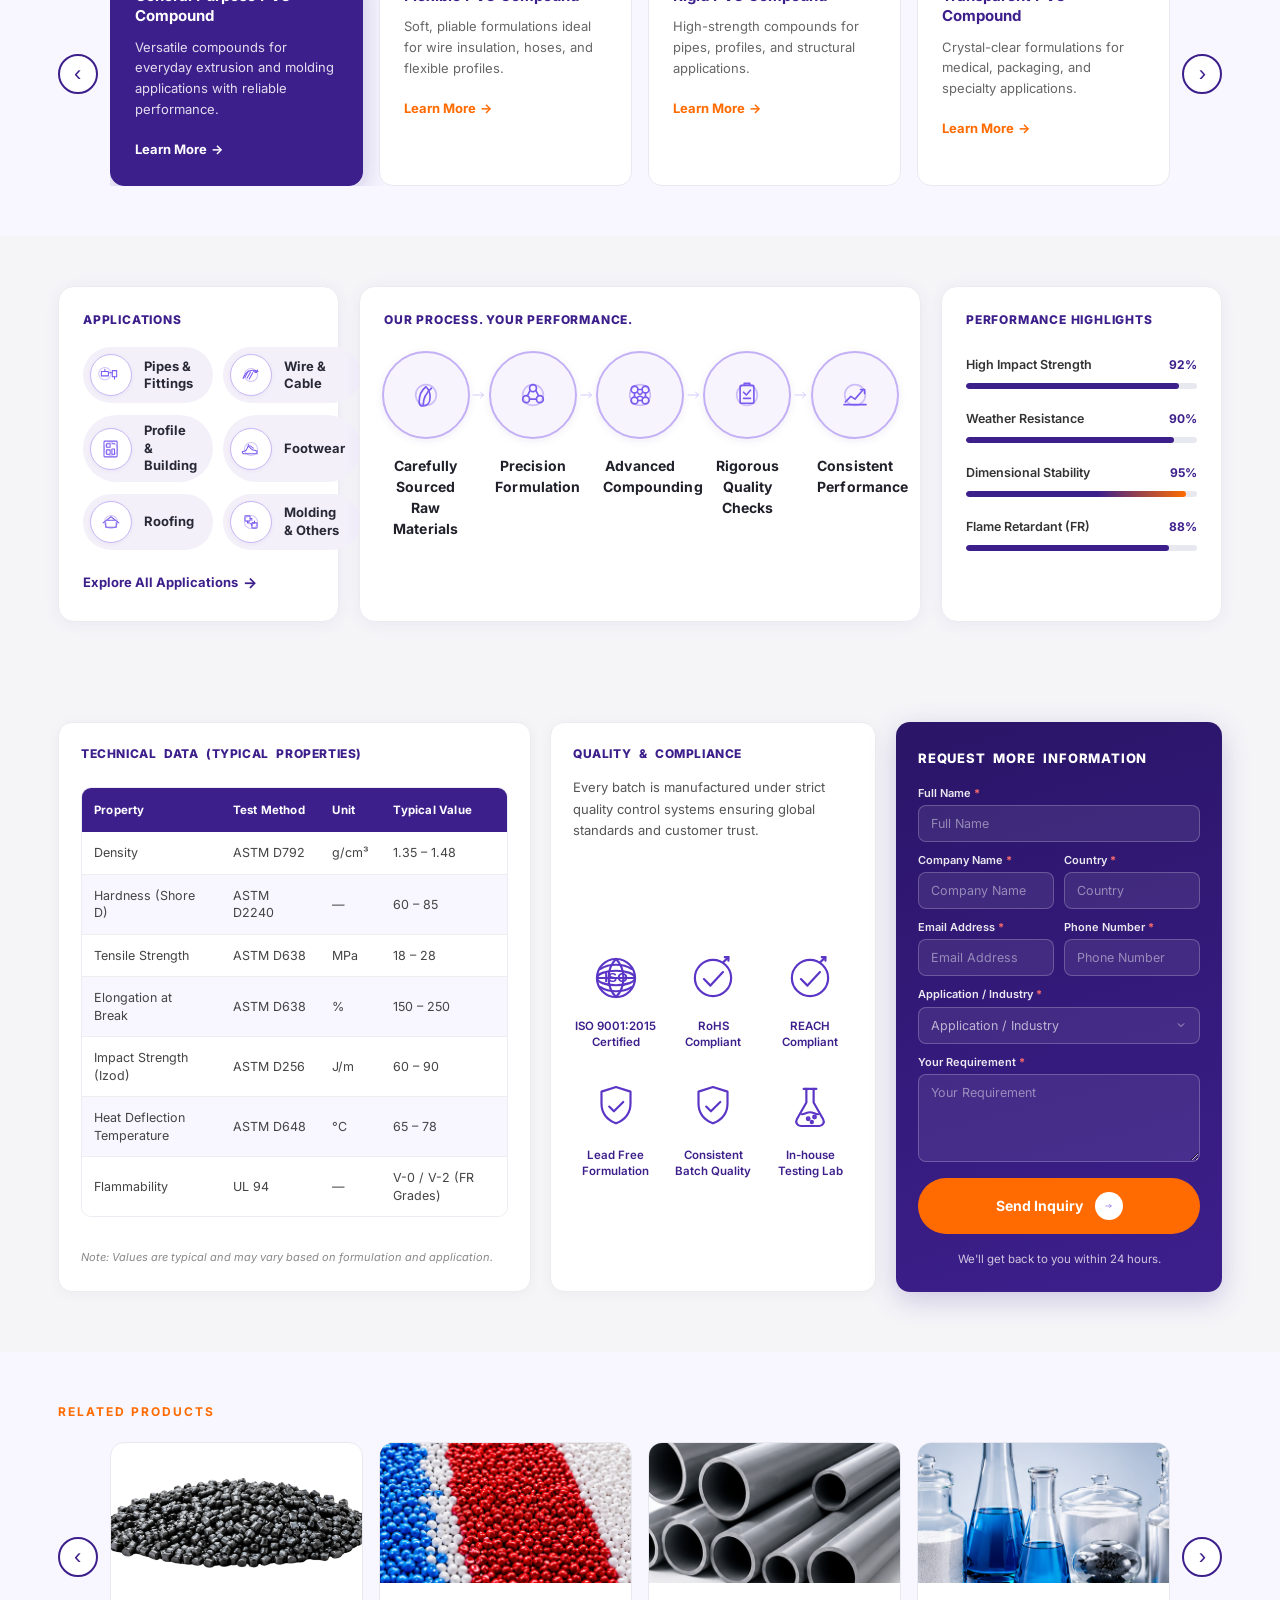
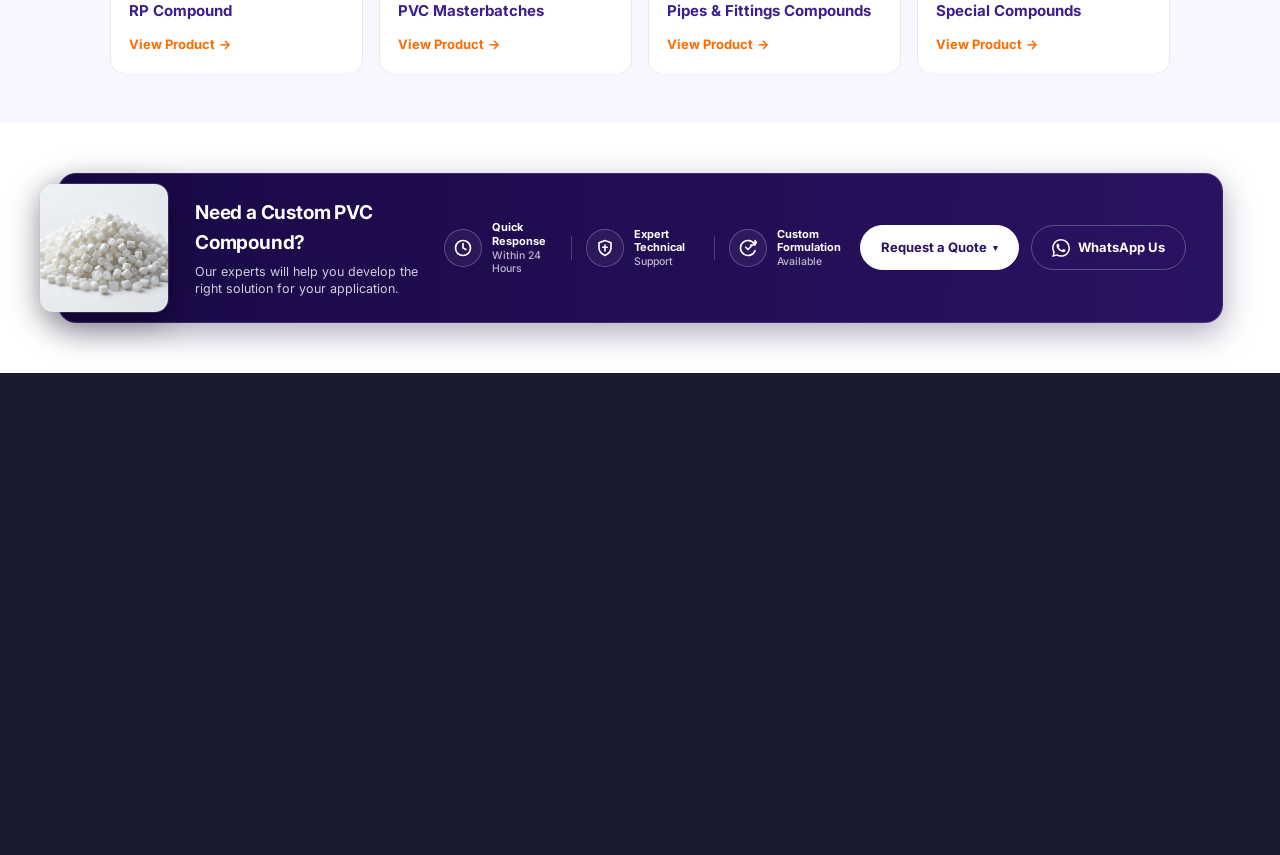
<file: product-details.html>
<!DOCTYPE html>
<html lang="en">
<head>
  <meta charset="UTF-8" />
  <meta name="viewport" content="width=device-width, initial-scale=1.0" />
  <title>PVC Compound – Madhav Polymers | Premium Grade Polymer Compounds</title>
  <meta name="description" content="Explore Madhav Polymers' premium PVC Compound — engineered for performance with consistent quality, excellent processability, and wide range of applications." />
  <link rel="preconnect" href="https://fonts.googleapis.com" />
  <link rel="preconnect" href="https://fonts.gstatic.com" crossorigin />
  <link href="https://fonts.googleapis.com/css2?family=Inter:wght@400;500;600;700;800&display=swap" rel="stylesheet" />
  <link rel="stylesheet" href="style.css" />
  <link rel="stylesheet" href="animations.css" />
  <link rel="stylesheet" href="product-details.css" />
</head>
<body data-page="product-details">

  <div id="site-header"></div>

  <!-- ========== PRODUCT HERO ========== -->
  <section class="pd-hero" id="pd-hero">
    <div class="pd-hero-wrap">
      <img src="pvc page.png" alt="" class="pd-hero-bg" fetchpriority="high" decoding="async" />
      <div class="pd-hero-overlay"></div>
      <div class="pd-hero-inner">
        <nav class="pd-breadcrumb" aria-label="Breadcrumb">
          <a href="index.html">Home</a>
          <span class="pd-bc-sep">&#8250;</span>
          <a href="products.html">Products</a>
          <span class="pd-bc-sep">&#8250;</span>
          <span>PVC Compound</span>
        </nav>

        <div class="pd-hero-grid">
          <div class="pd-hero-left">
            <span class="pd-grade-badge">PREMIUM GRADE</span>
            <h1 class="pd-hero-title">PVC Compound</h1>
            <p class="pd-hero-desc">
              High-performance PVC compounds engineered for superior strength, flexibility, and finish. Our customizable formulations deliver consistent quality across wire &amp; cable, pipes, profiles, footwear, and industrial applications.
            </p>

            <div class="pd-hero-features">
              <div class="pd-hero-feat">
                <div class="pd-feat-icon">
                  <img src="madhav_product_hero_icons_svg/consistent_quality.svg" alt="" width="28" height="28" />
                </div>
                <span>Consistent<br>Quality</span>
              </div>
              <div class="pd-hero-feat">
                <div class="pd-feat-icon">
                  <img src="madhav_product_hero_icons_svg/advanced_technology.svg" alt="" width="28" height="28" />
                </div>
                <span>Excellent<br>Processability</span>
              </div>
              <div class="pd-hero-feat">
                <div class="pd-feat-icon">
                  <img src="madhav_product_hero_icons_svg/tailored_for_every_need.svg" alt="" width="28" height="28" />
                </div>
                <span>Wide Range of<br>Applications</span>
              </div>
            </div>

            <div class="pd-hero-cta">
              <a href="#pd-inquiry" class="pd-btn-orange">
                Request a Quote
                <span class="pd-btn-arrow" aria-hidden="true">
                  <img src="madhav_polymers_icons_svg_pack/button_arrow.svg" alt="" width="14" height="14" />
                </span>
              </a>
              <a href="#" class="pd-btn-outline">
                <svg viewBox="0 0 24 24" fill="none" stroke="currentColor" stroke-width="2" width="18" height="18"><path d="M21 15v4a2 2 0 0 1-2 2H5a2 2 0 0 1-2-2v-4"/><polyline points="7 10 12 15 17 10"/><line x1="12" y1="15" x2="12" y2="3"/></svg>
                Download Brochure
              </a>
            </div>
          </div>

          <div class="pd-hero-right">
            <div class="pd-benefits-box">
              <h3>Key Benefits</h3>
              <ul>
                <li><svg viewBox="0 0 24 24" fill="none" width="16" height="16"><circle cx="12" cy="12" r="10" fill="#3D1F8C"/><path d="M8 12l3 3 5-5" stroke="#fff" stroke-width="2" stroke-linecap="round" stroke-linejoin="round"/></svg> Excellent Mechanical Strength</li>
                <li><svg viewBox="0 0 24 24" fill="none" width="16" height="16"><circle cx="12" cy="12" r="10" fill="#3D1F8C"/><path d="M8 12l3 3 5-5" stroke="#fff" stroke-width="2" stroke-linecap="round" stroke-linejoin="round"/></svg> Superior Weatherability</li>
                <li><svg viewBox="0 0 24 24" fill="none" width="16" height="16"><circle cx="12" cy="12" r="10" fill="#3D1F8C"/><path d="M8 12l3 3 5-5" stroke="#fff" stroke-width="2" stroke-linecap="round" stroke-linejoin="round"/></svg> Flame Retardant Options</li>
                <li><svg viewBox="0 0 24 24" fill="none" width="16" height="16"><circle cx="12" cy="12" r="10" fill="#3D1F8C"/><path d="M8 12l3 3 5-5" stroke="#fff" stroke-width="2" stroke-linecap="round" stroke-linejoin="round"/></svg> Lead &amp; Heavy Metal Free</li>
                <li><svg viewBox="0 0 24 24" fill="none" width="16" height="16"><circle cx="12" cy="12" r="10" fill="#3D1F8C"/><path d="M8 12l3 3 5-5" stroke="#fff" stroke-width="2" stroke-linecap="round" stroke-linejoin="round"/></svg> Custom Formulations</li>
              </ul>
            </div>
            <div class="pd-forms-box">
              <strong>Available Forms:</strong> Granules | Pellets
            </div>
          </div>
        </div>
      </div>

      <!-- Stats bar overlapping hero bottom -->
      <div class="pd-stats-bar">
        <div class="pd-stats-inner">
          <div class="pd-stat-item">
            <div class="pd-stat-icon-wrap">
              <img src="madhav_about_section_icons_svg_pack/madhav_about_section_icons_svg_pack/white_icons/years_of_excellence_spark_award_white.svg" alt="" width="26" height="26" />
            </div>
            <div class="pd-stat-text">
              <span class="pd-stat-line-1">20+ Years</span>
              <span class="pd-stat-line-2">of Experience</span>
            </div>
          </div>
          <div class="pd-stat-divider" aria-hidden="true"></div>
          <div class="pd-stat-item">
            <div class="pd-stat-icon-wrap">
              <img src="madhav_about_section_icons_svg_pack/madhav_about_section_icons_svg_pack/white_icons/customer_focused_people_white.svg" alt="" width="26" height="26" />
            </div>
            <div class="pd-stat-text">
              <span class="pd-stat-line-1">500+ Custom</span>
              <span class="pd-stat-line-2">Formulations</span>
            </div>
          </div>
          <div class="pd-stat-divider" aria-hidden="true"></div>
          <div class="pd-stat-item">
            <div class="pd-stat-icon-wrap">
              <img src="madhav_about_section_icons_svg_pack/madhav_about_section_icons_svg_pack/white_icons/advanced_manufacturing_factory_white.svg" alt="" width="26" height="26" />
            </div>
            <div class="pd-stat-text">
              <span class="pd-stat-line-1">50,000+ MT</span>
              <span class="pd-stat-line-2">Annual Capacity</span>
            </div>
          </div>
          <div class="pd-stat-divider" aria-hidden="true"></div>
          <div class="pd-stat-item">
            <div class="pd-stat-icon-wrap">
              <img src="madhav_stats_icons_svg_pack/states_served_location_pin.svg" alt="" width="26" height="26" />
            </div>
            <div class="pd-stat-text">
              <span class="pd-stat-line-1">Pan India</span>
              <span class="pd-stat-line-2">Supply Network</span>
            </div>
          </div>
          <div class="pd-stat-divider" aria-hidden="true"></div>
          <div class="pd-stat-item">
            <div class="pd-stat-icon-wrap">
              <img src="madhav_quality_icons_svg_pack/iso_9001_certified_company.svg" alt="" width="26" height="26" class="pd-icon-colored" />
            </div>
            <div class="pd-stat-text">
              <span class="pd-stat-line-1">ISO 9001:2015</span>
              <span class="pd-stat-line-2">Certified</span>
            </div>
          </div>
        </div>
      </div>
    </div>
  </section>

  <!-- ========== TABBED CONTENT ========== -->
  <section class="pd-tabs-section" id="pd-tabs">
    <div class="pd-tabs-wrap">
      <div class="pd-tab-nav" role="tablist">
        <button class="pd-tab-btn active" role="tab" aria-selected="true" data-tab="overview">Overview</button>
        <button class="pd-tab-btn" role="tab" aria-selected="false" data-tab="specifications">Specifications</button>
        <button class="pd-tab-btn" role="tab" aria-selected="false" data-tab="technical">Technical Data</button>
        <button class="pd-tab-btn" role="tab" aria-selected="false" data-tab="applications">Applications</button>
        <button class="pd-tab-btn" role="tab" aria-selected="false" data-tab="downloads">Downloads</button>
      </div>

      <div class="pd-tab-panel active" id="tab-overview" role="tabpanel">
        <div class="pd-overview-grid">
          <div class="pd-overview-left">
            <p class="section-label">ABOUT PVC COMPOUND</p>
            <h2>Engineered for Performance.<br><span class="purple">Built for Every Industry.</span></h2>
            <p class="pd-overview-desc">
              Our PVC compounds are meticulously formulated using premium raw materials and advanced compounding technology. Each batch undergoes rigorous quality testing to ensure consistent performance, superior mechanical properties, and compliance with international standards.
            </p>
            <ul class="pd-check-list">
              <li><svg viewBox="0 0 24 24" fill="none" width="18" height="18"><circle cx="12" cy="12" r="10" fill="#3D1F8C"/><path d="M8 12l3 3 5-5" stroke="#fff" stroke-width="2" stroke-linecap="round" stroke-linejoin="round"/></svg> UV Stabilized</li>
              <li><svg viewBox="0 0 24 24" fill="none" width="18" height="18"><circle cx="12" cy="12" r="10" fill="#3D1F8C"/><path d="M8 12l3 3 5-5" stroke="#fff" stroke-width="2" stroke-linecap="round" stroke-linejoin="round"/></svg> Weather Resistant</li>
              <li><svg viewBox="0 0 24 24" fill="none" width="18" height="18"><circle cx="12" cy="12" r="10" fill="#3D1F8C"/><path d="M8 12l3 3 5-5" stroke="#fff" stroke-width="2" stroke-linecap="round" stroke-linejoin="round"/></svg> High Impact &amp; Tensile Strength</li>
              <li><svg viewBox="0 0 24 24" fill="none" width="18" height="18"><circle cx="12" cy="12" r="10" fill="#3D1F8C"/><path d="M8 12l3 3 5-5" stroke="#fff" stroke-width="2" stroke-linecap="round" stroke-linejoin="round"/></svg> Excellent Electrical Insulation</li>
              <li><svg viewBox="0 0 24 24" fill="none" width="18" height="18"><circle cx="12" cy="12" r="10" fill="#3D1F8C"/><path d="M8 12l3 3 5-5" stroke="#fff" stroke-width="2" stroke-linecap="round" stroke-linejoin="round"/></svg> Smooth Surface Finish</li>
              <li><svg viewBox="0 0 24 24" fill="none" width="18" height="18"><circle cx="12" cy="12" r="10" fill="#3D1F8C"/><path d="M8 12l3 3 5-5" stroke="#fff" stroke-width="2" stroke-linecap="round" stroke-linejoin="round"/></svg> RoHS &amp; REACH Compliant</li>
            </ul>
          </div>
          <div class="pd-overview-right">
            <div class="pd-overview-main-img">
              <img src="Wire &amp; Cables.png" alt="Wire and cable compounds" loading="lazy" decoding="async" />
            </div>
            <div class="pd-thumb-gallery">
              <button class="pd-thumb active" aria-label="View image 1"><img src="Wire &amp; Cables.png" alt="" /></button>
              <button class="pd-thumb" aria-label="View image 2"><img src="PVC Hose Pipe.png" alt="" /></button>
              <button class="pd-thumb" aria-label="View image 3"><img src="Footwear.png" alt="" /></button>
              <button class="pd-thumb" aria-label="View image 4"><img src="white_pvc_pellets_card_cut_1024x1536.png" alt="" /></button>
            </div>
          </div>
        </div>
      </div>

      <div class="pd-tab-panel" id="tab-specifications" role="tabpanel">
        <div class="pd-spec-content">
          <p class="section-label">SPECIFICATIONS</p>
          <h2>Product <span class="purple">Specifications</span></h2>
          <p class="pd-overview-desc">Our PVC compounds are available in a wide range of hardness, colour, and performance grades to meet specific application requirements.</p>
          <div class="pd-spec-grid">
            <div class="pd-spec-card"><strong>Hardness Range</strong><span>50A – 90D (Shore)</span></div>
            <div class="pd-spec-card"><strong>Colour Options</strong><span>Natural, White, Black, Custom</span></div>
            <div class="pd-spec-card"><strong>Processing</strong><span>Extrusion, Injection, Calendering</span></div>
            <div class="pd-spec-card"><strong>Packaging</strong><span>25 kg Bags, Custom Bulk</span></div>
            <div class="pd-spec-card"><strong>Storage</strong><span>Cool, Dry Place</span></div>
            <div class="pd-spec-card"><strong>Shelf Life</strong><span>12 Months (Sealed)</span></div>
          </div>
        </div>
      </div>

      <div class="pd-tab-panel" id="tab-technical" role="tabpanel">
        <div class="pd-spec-content">
          <p class="section-label">TECHNICAL DATA</p>
          <h2>Typical <span class="purple">Properties</span></h2>
          <div class="pd-table-wrap">
            <table class="pd-data-table">
              <thead>
                <tr><th>Property</th><th>Test Method</th><th>Unit</th><th>Typical Value</th></tr>
              </thead>
              <tbody>
                <tr><td>Density</td><td>ASTM D792</td><td>g/cm³</td><td>1.35 – 1.45</td></tr>
                <tr><td>Hardness</td><td>ASTM D2240</td><td>Shore A/D</td><td>50A – 90D</td></tr>
                <tr><td>Tensile Strength</td><td>ASTM D638</td><td>MPa</td><td>12 – 45</td></tr>
                <tr><td>Elongation at Break</td><td>ASTM D638</td><td>%</td><td>200 – 400</td></tr>
                <tr><td>Specific Gravity</td><td>ASTM D792</td><td>—</td><td>1.38 – 1.42</td></tr>
                <tr><td>Vicat Softening Point</td><td>ASTM D1525</td><td>°C</td><td>75 – 85</td></tr>
              </tbody>
            </table>
          </div>
        </div>
      </div>

      <div class="pd-tab-panel" id="tab-applications" role="tabpanel">
        <div class="pd-spec-content">
          <p class="section-label">APPLICATIONS</p>
          <h2>Industry <span class="purple">Applications</span></h2>
          <div class="pd-app-grid-inline">
            <div class="pd-app-item"><img src="madhav_applications_process_icons_svg_pack/pipes_fittings.svg" alt="" width="40" height="40" /><span>Pipes &amp; Fittings</span></div>
            <div class="pd-app-item"><img src="madhav_applications_process_icons_svg_pack/wire_cable.svg" alt="" width="40" height="40" /><span>Wire &amp; Cable</span></div>
            <div class="pd-app-item"><img src="madhav_applications_process_icons_svg_pack/profile_building.svg" alt="" width="40" height="40" /><span>Profile &amp; Building</span></div>
            <div class="pd-app-item"><img src="madhav_applications_process_icons_svg_pack/footwear.svg" alt="" width="40" height="40" /><span>Footwear</span></div>
            <div class="pd-app-item"><img src="madhav_applications_process_icons_svg_pack/roofing.svg" alt="" width="40" height="40" /><span>Roofing</span></div>
            <div class="pd-app-item"><img src="madhav_applications_process_icons_svg_pack/molding_others.svg" alt="" width="40" height="40" /><span>Molding &amp; Others</span></div>
          </div>
        </div>
      </div>

      <div class="pd-tab-panel" id="tab-downloads" role="tabpanel">
        <div class="pd-spec-content">
          <p class="section-label">DOWNLOADS</p>
          <h2>Product <span class="purple">Resources</span></h2>
          <div class="pd-download-list">
            <a href="#" class="pd-download-item">
              <svg viewBox="0 0 24 24" fill="none" stroke="currentColor" stroke-width="2" width="20" height="20"><path d="M21 15v4a2 2 0 0 1-2 2H5a2 2 0 0 1-2-2v-4"/><polyline points="7 10 12 15 17 10"/><line x1="12" y1="15" x2="12" y2="3"/></svg>
              PVC Compound Product Brochure (PDF)
            </a>
            <a href="#" class="pd-download-item">
              <svg viewBox="0 0 24 24" fill="none" stroke="currentColor" stroke-width="2" width="20" height="20"><path d="M21 15v4a2 2 0 0 1-2 2H5a2 2 0 0 1-2-2v-4"/><polyline points="7 10 12 15 17 10"/><line x1="12" y1="15" x2="12" y2="3"/></svg>
              Technical Data Sheet (PDF)
            </a>
            <a href="#" class="pd-download-item">
              <svg viewBox="0 0 24 24" fill="none" stroke="currentColor" stroke-width="2" width="20" height="20"><path d="M21 15v4a2 2 0 0 1-2 2H5a2 2 0 0 1-2-2v-4"/><polyline points="7 10 12 15 17 10"/><line x1="12" y1="15" x2="12" y2="3"/></svg>
              ISO 9001:2015 Certificate (PDF)
            </a>
          </div>
        </div>
      </div>
    </div>
  </section>

  <!-- ========== PRODUCT VARIANTS CAROUSEL ========== -->
  <section class="pd-variants-section">
    <div class="pd-section-inner">
      <p class="section-label">PRODUCT VARIANTS</p>
      <div class="pd-carousel-wrap">
        <button class="pd-carousel-btn prev" id="variant-prev" aria-label="Previous">&#8249;</button>
        <div class="pd-carousel-track-outer">
          <div class="pd-carousel-track" id="variant-track">
            <article class="pd-variant-card active">
              <h3>General Purpose PVC Compound</h3>
              <p>Versatile compounds for everyday extrusion and molding applications with reliable performance.</p>
              <a href="#" class="pd-learn-more">Learn More <span>&#8594;</span></a>
            </article>
            <article class="pd-variant-card">
              <h3>Flexible PVC Compound</h3>
              <p>Soft, pliable formulations ideal for wire insulation, hoses, and flexible profiles.</p>
              <a href="#" class="pd-learn-more">Learn More <span>&#8594;</span></a>
            </article>
            <article class="pd-variant-card">
              <h3>Rigid PVC Compound</h3>
              <p>High-strength compounds for pipes, profiles, and structural applications.</p>
              <a href="#" class="pd-learn-more">Learn More <span>&#8594;</span></a>
            </article>
            <article class="pd-variant-card">
              <h3>Transparent PVC Compound</h3>
              <p>Crystal-clear formulations for medical, packaging, and specialty applications.</p>
              <a href="#" class="pd-learn-more">Learn More <span>&#8594;</span></a>
            </article>
            <article class="pd-variant-card">
              <h3>Flame Retardant PVC</h3>
              <p>Fire-resistant compounds meeting stringent safety standards for cables and building.</p>
              <a href="#" class="pd-learn-more">Learn More <span>&#8594;</span></a>
            </article>
          </div>
        </div>
        <button class="pd-carousel-btn next" id="variant-next" aria-label="Next">&#8250;</button>
      </div>
    </div>
  </section>

  <!-- ========== APPLICATIONS / PROCESS / PERFORMANCE ========== -->
  <section class="pd-triple-section">
    <div class="pd-triple-grid">
      <div class="pd-triple-col">
        <p class="pd-triple-label">APPLICATIONS</p>
        <div class="pd-app-grid">
          <div class="pd-app-pill">
            <div class="pd-app-pill-icon"><img src="madhav_applications_process_icons_svg_pack/pipes_fittings.svg" alt="" width="28" height="28" /></div>
            <span>Pipes &amp; Fittings</span>
          </div>
          <div class="pd-app-pill">
            <div class="pd-app-pill-icon"><img src="madhav_applications_process_icons_svg_pack/wire_cable.svg" alt="" width="28" height="28" /></div>
            <span>Wire &amp; Cable</span>
          </div>
          <div class="pd-app-pill">
            <div class="pd-app-pill-icon"><img src="madhav_applications_process_icons_svg_pack/profile_building.svg" alt="" width="28" height="28" /></div>
            <span>Profile &amp; Building</span>
          </div>
          <div class="pd-app-pill">
            <div class="pd-app-pill-icon"><img src="madhav_applications_process_icons_svg_pack/footwear.svg" alt="" width="28" height="28" /></div>
            <span>Footwear</span>
          </div>
          <div class="pd-app-pill">
            <div class="pd-app-pill-icon"><img src="madhav_applications_process_icons_svg_pack/roofing.svg" alt="" width="28" height="28" /></div>
            <span>Roofing</span>
          </div>
          <div class="pd-app-pill">
            <div class="pd-app-pill-icon"><img src="madhav_applications_process_icons_svg_pack/molding_others.svg" alt="" width="28" height="28" /></div>
            <span>Molding &amp; Others</span>
          </div>
        </div>
        <a href="applications.html" class="pd-explore-link">
          Explore All Applications <span aria-hidden="true">&#8594;</span>
        </a>
      </div>

      <div class="pd-triple-col pd-process-col">
        <p class="pd-triple-label">OUR PROCESS. YOUR PERFORMANCE.</p>
        <div class="pd-process-flow">
          <div class="pd-process-step">
            <div class="pd-process-icon"><img src="madhav_applications_process_icons_svg_pack/carefully_sourced_raw_materials.svg" alt="" width="34" height="34" /></div>
            <span>Carefully Sourced Raw Materials</span>
          </div>
          <div class="pd-process-arrow" aria-hidden="true"><img src="madhav_applications_process_icons_svg_pack/process_arrow.svg" alt="" width="24" height="24" /></div>
          <div class="pd-process-step">
            <div class="pd-process-icon"><img src="madhav_applications_process_icons_svg_pack/precision_formulation.svg" alt="" width="34" height="34" /></div>
            <span>Precision Formulation</span>
          </div>
          <div class="pd-process-arrow" aria-hidden="true"><img src="madhav_applications_process_icons_svg_pack/process_arrow.svg" alt="" width="24" height="24" /></div>
          <div class="pd-process-step">
            <div class="pd-process-icon"><img src="madhav_applications_process_icons_svg_pack/advanced_compounding.svg" alt="" width="34" height="34" /></div>
            <span>Advanced Compounding</span>
          </div>
          <div class="pd-process-arrow" aria-hidden="true"><img src="madhav_applications_process_icons_svg_pack/process_arrow.svg" alt="" width="24" height="24" /></div>
          <div class="pd-process-step">
            <div class="pd-process-icon"><img src="madhav_applications_process_icons_svg_pack/rigorous_quality_checks.svg" alt="" width="34" height="34" /></div>
            <span>Rigorous Quality Checks</span>
          </div>
          <div class="pd-process-arrow" aria-hidden="true"><img src="madhav_applications_process_icons_svg_pack/process_arrow.svg" alt="" width="24" height="24" /></div>
          <div class="pd-process-step">
            <div class="pd-process-icon"><img src="madhav_applications_process_icons_svg_pack/consistent_performance.svg" alt="" width="34" height="34" /></div>
            <span>Consistent Performance</span>
          </div>
        </div>
      </div>

      <div class="pd-triple-col">
        <p class="pd-triple-label">PERFORMANCE HIGHLIGHTS</p>
        <div class="pd-performance-bars">
          <div class="pd-perf-item">
            <div class="pd-perf-label"><span>High Impact Strength</span><span>92%</span></div>
            <div class="pd-perf-bar"><div class="pd-perf-fill" style="width:92%"></div></div>
          </div>
          <div class="pd-perf-item">
            <div class="pd-perf-label"><span>Weather Resistance</span><span>90%</span></div>
            <div class="pd-perf-bar"><div class="pd-perf-fill" style="width:90%"></div></div>
          </div>
          <div class="pd-perf-item">
            <div class="pd-perf-label"><span>Dimensional Stability</span><span>95%</span></div>
            <div class="pd-perf-bar"><div class="pd-perf-fill pd-perf-fill--gradient" style="width:95%"></div></div>
          </div>
          <div class="pd-perf-item">
            <div class="pd-perf-label"><span>Flame Retardant (FR)</span><span>88%</span></div>
            <div class="pd-perf-bar"><div class="pd-perf-fill" style="width:88%"></div></div>
          </div>
        </div>
      </div>
    </div>
  </section>

  <!-- ========== TECHNICAL DATA / QUALITY / INQUIRY ========== -->
  <section class="pd-info-section">
    <div class="pd-info-grid">
      <div class="pd-info-col pd-info-card">
        <p class="pd-info-label">TECHNICAL DATA (TYPICAL PROPERTIES)</p>
        <div class="pd-table-wrap">
          <table class="pd-data-table">
            <thead>
              <tr><th>Property</th><th>Test Method</th><th>Unit</th><th>Typical Value</th></tr>
            </thead>
            <tbody>
              <tr><td>Density</td><td>ASTM D792</td><td>g/cm³</td><td>1.35 – 1.48</td></tr>
              <tr><td>Hardness (Shore D)</td><td>ASTM D2240</td><td>—</td><td>60 – 85</td></tr>
              <tr><td>Tensile Strength</td><td>ASTM D638</td><td>MPa</td><td>18 – 28</td></tr>
              <tr><td>Elongation at Break</td><td>ASTM D638</td><td>%</td><td>150 – 250</td></tr>
              <tr><td>Impact Strength (Izod)</td><td>ASTM D256</td><td>J/m</td><td>60 – 90</td></tr>
              <tr><td>Heat Deflection Temperature</td><td>ASTM D648</td><td>°C</td><td>65 – 78</td></tr>
              <tr><td>Flammability</td><td>UL 94</td><td>—</td><td>V-0 / V-2 (FR Grades)</td></tr>
            </tbody>
          </table>
        </div>
        <p class="pd-table-note">Note: Values are typical and may vary based on formulation and application.</p>
      </div>

      <div class="pd-info-col pd-info-card">
        <p class="pd-info-label">QUALITY &amp; COMPLIANCE</p>
        <p class="pd-quality-intro">Every batch is manufactured under strict quality control systems ensuring global standards and customer trust.</p>
        <div class="pd-quality-grid">
          <div class="pd-quality-item">
            <img src="madhav_quality_icons_svg_pack/iso_9001_certified_company.svg" alt="" width="58" height="58" />
            <span>ISO 9001:2015 Certified</span>
          </div>
          <div class="pd-quality-item">
            <img src="madhav_quality_icons_svg_pack/rohs_compliant_check_circle.svg" alt="" width="58" height="58" />
            <span>RoHS Compliant</span>
          </div>
          <div class="pd-quality-item">
            <img src="madhav_quality_icons_svg_pack/rohs_compliant_check_circle.svg" alt="" width="58" height="58" />
            <span>REACH Compliant</span>
          </div>
          <div class="pd-quality-item">
            <img src="madhav_quality_icons_svg_pack/consistent_quality_shield.svg" alt="" width="58" height="58" />
            <span>Lead Free Formulation</span>
          </div>
          <div class="pd-quality-item">
            <img src="madhav_quality_icons_svg_pack/consistent_quality_shield.svg" alt="" width="58" height="58" />
            <span>Consistent Batch Quality</span>
          </div>
          <div class="pd-quality-item">
            <img src="madhav_quality_icons_svg_pack/in_house_testing_flask.svg" alt="" width="58" height="58" />
            <span>In-house Testing Lab</span>
          </div>
        </div>
      </div>

      <div class="pd-info-col pd-inquiry-col" id="pd-inquiry">
        <div class="pd-inquiry-box">
          <h3>REQUEST MORE INFORMATION</h3>
          <form class="pd-inquiry-form" id="pd-inquiry-form">
            <div class="pd-form-field pd-form-field--full">
              <label for="pd-name">Full Name <span class="pd-req">*</span></label>
              <input type="text" id="pd-name" placeholder="Full Name" required />
            </div>
            <div class="pd-form-row">
              <div class="pd-form-field">
                <label for="pd-company">Company Name <span class="pd-req">*</span></label>
                <input type="text" id="pd-company" placeholder="Company Name" required />
              </div>
              <div class="pd-form-field">
                <label for="pd-country">Country <span class="pd-req">*</span></label>
                <input type="text" id="pd-country" placeholder="Country" required />
              </div>
            </div>
            <div class="pd-form-row">
              <div class="pd-form-field">
                <label for="pd-email">Email Address <span class="pd-req">*</span></label>
                <input type="email" id="pd-email" placeholder="Email Address" required />
              </div>
              <div class="pd-form-field">
                <label for="pd-phone">Phone Number <span class="pd-req">*</span></label>
                <input type="tel" id="pd-phone" placeholder="Phone Number" required />
              </div>
            </div>
            <div class="pd-form-field pd-form-field--full">
              <label for="pd-industry">Application / Industry <span class="pd-req">*</span></label>
              <select id="pd-industry" required>
                <option value="">Application / Industry</option>
                <option>Wire &amp; Cable</option>
                <option>Pipes &amp; Fittings</option>
                <option>Footwear</option>
                <option>Profiles &amp; Building</option>
                <option>Other</option>
              </select>
            </div>
            <div class="pd-form-field pd-form-field--full">
              <label for="pd-requirement">Your Requirement <span class="pd-req">*</span></label>
              <textarea id="pd-requirement" placeholder="Your Requirement" rows="4" required></textarea>
            </div>
            <button type="submit" class="pd-btn-orange pd-btn-full pd-inquiry-submit">
              Send Inquiry
              <span class="pd-btn-arrow" aria-hidden="true">
                <img src="madhav_polymers_icons_svg_pack/button_arrow.svg" alt="" width="14" height="14" />
              </span>
            </button>
            <p class="pd-inquiry-note">We'll get back to you within 24 hours.</p>
          </form>
        </div>
      </div>
    </div>
  </section>

  <!-- ========== RELATED PRODUCTS ========== -->
  <section class="pd-related-section">
    <div class="pd-section-inner">
      <p class="section-label">RELATED PRODUCTS</p>
      <div class="pd-carousel-wrap">
        <button class="pd-carousel-btn prev" id="related-prev" aria-label="Previous">&#8249;</button>
        <div class="pd-carousel-track-outer">
          <div class="pd-carousel-track pd-related-track" id="related-track">
            <article class="pd-related-card">
              <div class="pd-related-img"><img src="Untitled design-3.png" alt="RP Compound" loading="lazy" /></div>
              <h4>RP Compound</h4>
              <a href="rp-compound-details.html" class="pd-view-product">View Product <span>&#8594;</span></a>
            </article>
            <article class="pd-related-card">
              <div class="pd-related-img"><img src="PVC Masterbatches.jpg" alt="PVC Masterbatches" loading="lazy" /></div>
              <h4>PVC Masterbatches</h4>
              <a href="pvc-masterbatches-details.html" class="pd-view-product">View Product <span>&#8594;</span></a>
            </article>
            <article class="pd-related-card">
              <div class="pd-related-img"><img src="Pipes &amp; Fittings Compounds.jpg" alt="Pipes &amp; Fittings Compounds" loading="lazy" /></div>
              <h4>Pipes &amp; Fittings Compounds</h4>
              <a href="product-details.html" class="pd-view-product">View Product <span>&#8594;</span></a>
            </article>
            <article class="pd-related-card">
              <div class="pd-related-img"><img src="Special Compounds.jpg" alt="Special Compounds" loading="lazy" /></div>
              <h4>Special Compounds</h4>
              <a href="special-compounds-details.html" class="pd-view-product">View Product <span>&#8594;</span></a>
            </article>
          </div>
        </div>
        <button class="pd-carousel-btn next" id="related-next" aria-label="Next">&#8250;</button>
      </div>
    </div>
  </section>

  <!-- ========== CUSTOM COMPOUND CTA ========== -->
  <section class="pd-cta-section">
    <div class="pd-cta-wrap">
      <div class="pd-cta-left">
        <img src="pvc_compound_cta_pellets.png" alt="PVC Compound Pellets" class="pd-cta-img" loading="lazy" />
        <div class="pd-cta-text">
          <h2>Need a Custom PVC Compound?</h2>
          <p>Our experts will help you develop the right solution for your application.</p>
        </div>
      </div>
      <div class="pd-cta-features">
        <div class="pd-cta-feat">
          <div class="pd-cta-feat-icon">
            <svg viewBox="0 0 24 24" fill="none" stroke="currentColor" stroke-width="2.2" stroke-linecap="round" stroke-linejoin="round">
              <circle cx="12" cy="12" r="10"></circle>
              <polyline points="12 6 12 12 16 14"></polyline>
            </svg>
          </div>
          <div class="pd-cta-feat-text">
            <strong>Quick Response</strong>
            <span>Within 24 Hours</span>
          </div>
        </div>
        <div class="pd-cta-feat">
          <div class="pd-cta-feat-icon">
            <svg viewBox="0 0 24 24" fill="none" stroke="currentColor" stroke-width="2.2" stroke-linecap="round" stroke-linejoin="round">
              <path d="M12 22s8-4 8-10V5l-8-3-8 3v7c0 6 8 10 8 10z"></path>
              <path d="M12 8v8M9 11h6"></path>
            </svg>
          </div>
          <div class="pd-cta-feat-text">
            <strong>Expert Technical</strong>
            <span>Support</span>
          </div>
        </div>
        <div class="pd-cta-feat">
          <div class="pd-cta-feat-icon">
            <svg viewBox="0 0 24 24" fill="none" stroke="currentColor" stroke-width="2.2" stroke-linecap="round" stroke-linejoin="round">
              <path d="M21.5 2v6h-6M21.34 15.57a10 10 0 1 1-.57-8.38l5.67-5.67"></path>
              <path d="M9 11l3 3 5-5"></path>
            </svg>
          </div>
          <div class="pd-cta-feat-text">
            <strong>Custom Formulation</strong>
            <span>Available</span>
          </div>
        </div>
      </div>
      <div class="pd-cta-btns">
        <a href="#pd-inquiry" class="pd-cta-btn-white">Request a Quote <span class="arrow-down">&#9662;</span></a>
        <a href="https://wa.me/917827791911" class="pd-cta-btn-whatsapp" target="_blank" rel="noopener">
          <svg viewBox="0 0 24 24" fill="currentColor" width="18" height="18"><path d="M17.472 14.382c-.297-.149-1.758-.867-2.03-.967-.273-.099-.471-.148-.67.15-.197.297-.767.966-.94 1.164-.173.199-.347.223-.644.075-.297-.15-1.255-.463-2.39-1.475-.883-.788-1.48-1.761-1.653-2.059-.173-.297-.018-.458.13-.606.134-.133.298-.347.446-.52.149-.174.198-.298.298-.497.099-.198.05-.371-.025-.52-.075-.149-.669-1.612-.916-2.207-.242-.579-.487-.5-.669-.51-.173-.008-.371-.01-.57-.01-.198 0-.52.074-.792.372-.272.297-1.04 1.016-1.04 2.479 0 1.462 1.065 2.875 1.213 3.074.149.198 2.096 3.2 5.077 4.487.709.306 1.262.489 1.694.625.712.227 1.36.195 1.871.118.571-.085 1.758-.719 2.006-1.413.248-.694.248-1.289.173-1.413-.074-.124-.272-.198-.57-.347m-5.421 7.403h-.004a9.87 9.87 0 0 1-5.031-1.378l-.361-.214-3.741.982.998-3.648-.235-.374a9.86 9.86 0 0 1-1.51-5.26c.001-5.45 4.436-9.884 9.888-9.884 2.64 0 5.122 1.03 6.988 2.898a9.825 9.825 0 0 1 2.893 6.994c-.003 5.45-4.435 9.884-9.885 9.884m8.413-18.297A11.815 11.815 0 0 0 12.05 0C5.495 0 .16 5.335.157 11.892c0 2.096.547 4.142 1.588 5.945L.057 24l6.305-1.654a11.882 11.882 0 0 0 5.683 1.448h.005c6.554 0 11.89-5.335 11.89-11.893a11.821 11.821 0 0 0-3.48-8.413z"/></svg>
          WhatsApp Us
        </a>
      </div>
    </div>
  </section>

  <div id="site-footer"></div>

  <script src="layout.js"></script>
  <script src="animations.js"></script>
  <script src="form-mail.js"></script>
  <script src="script.js"></script>
  <script src="product-details.js"></script>
</body>
</html>
</file>
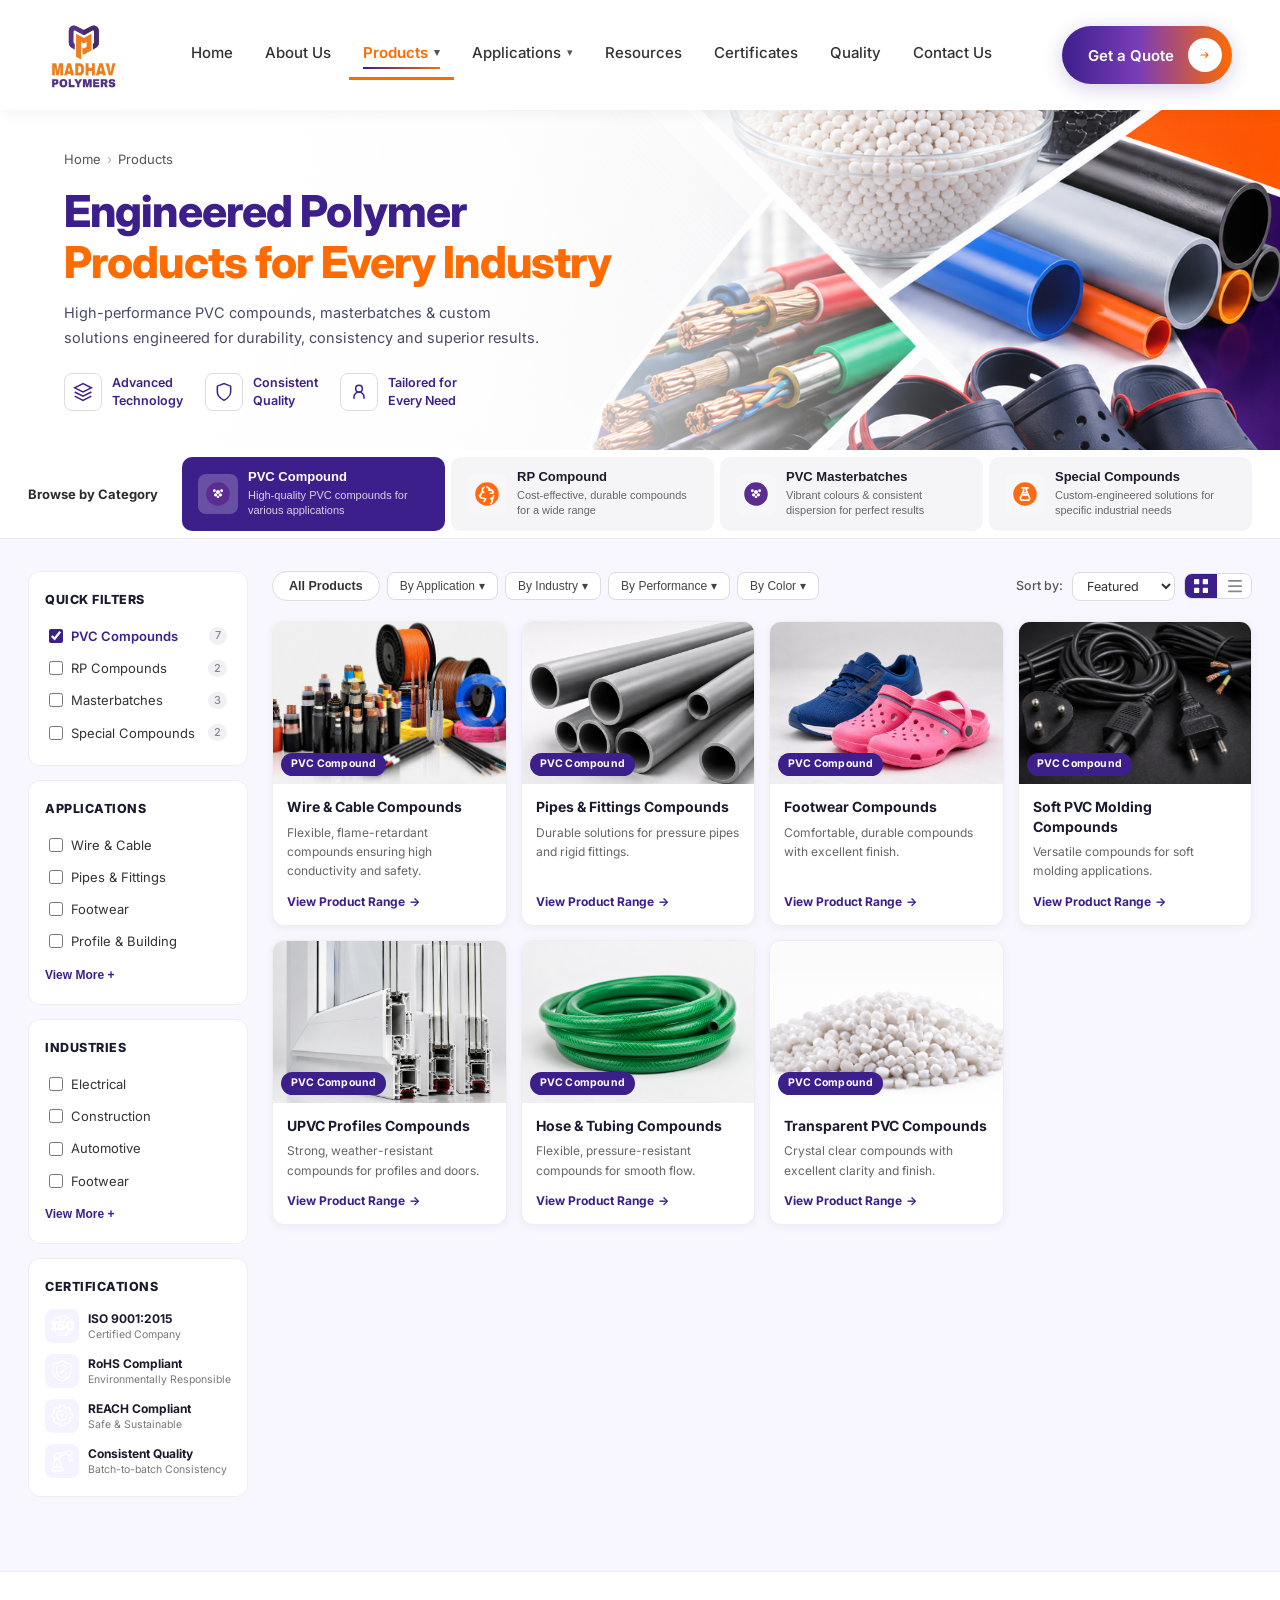
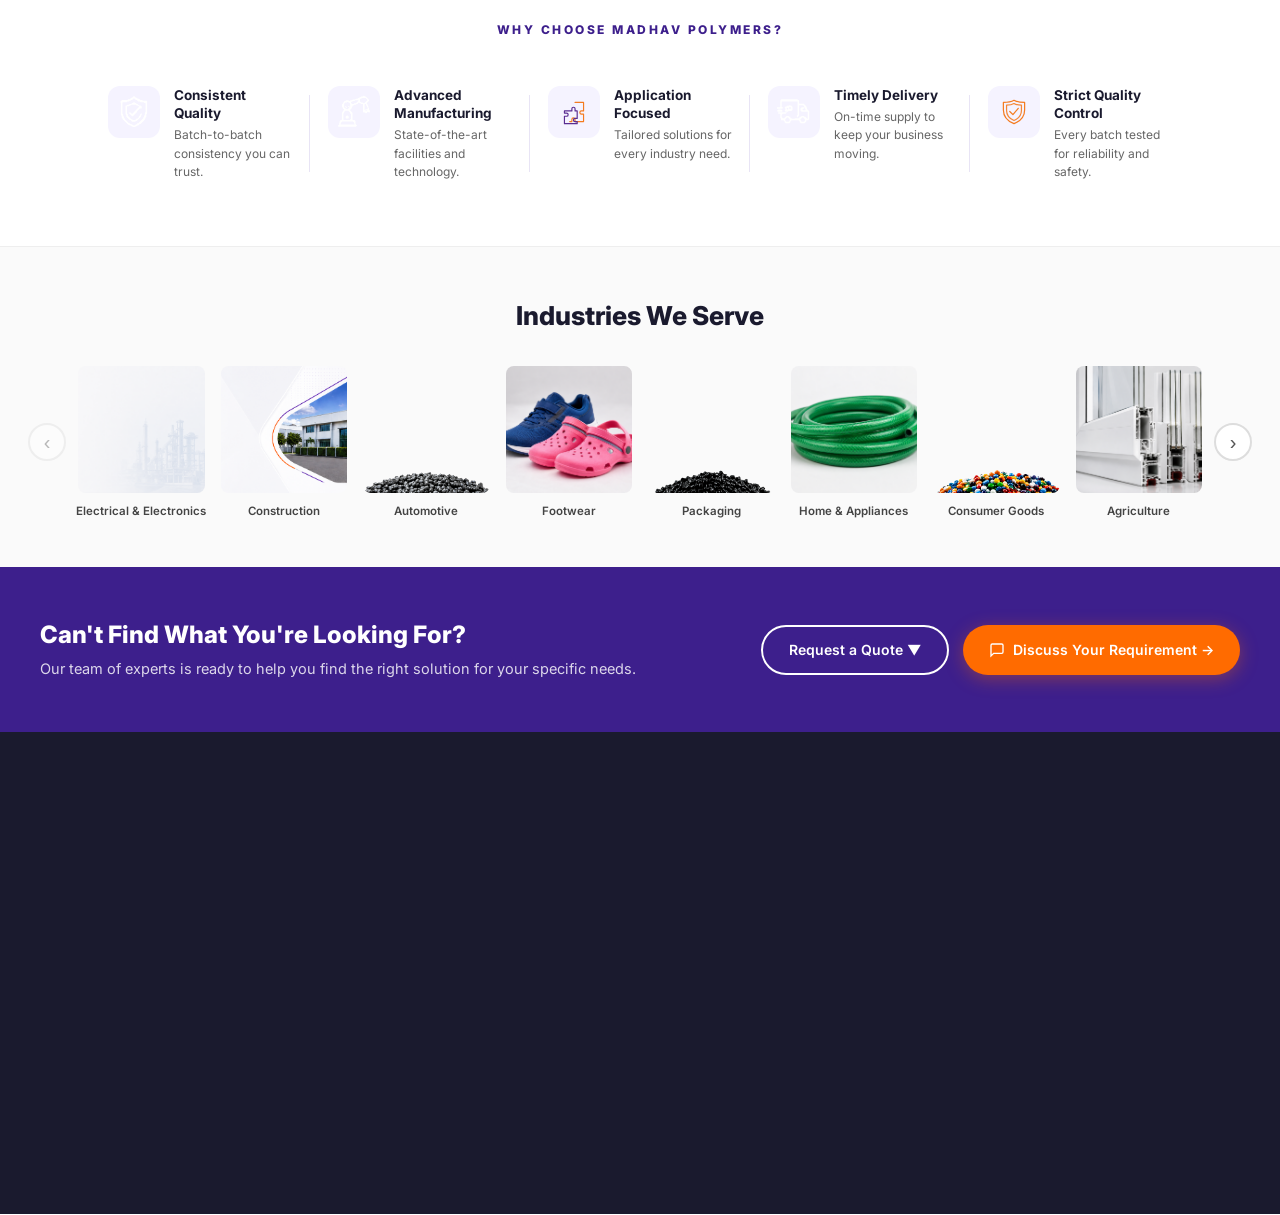
<file: products.html>
<!DOCTYPE html>
<html lang="en">
<head>
  <meta charset="UTF-8" />
  <meta name="viewport" content="width=device-width, initial-scale=1.0" />
  <title>Products – Madhav Polymers | PVC Compound, RP Compound &amp; Masterbatches</title>
  <meta name="description" content="Explore Madhav Polymers' complete product range: PVC Compounds, RP Compounds, PVC Masterbatches, and Special Compounds engineered for every industry application." />
  <link rel="preconnect" href="https://fonts.googleapis.com" />
  <link rel="preconnect" href="https://fonts.gstatic.com" crossorigin />
  <link href="https://fonts.googleapis.com/css2?family=Inter:wght@400;500;600;700;800&amp;display=swap" rel="stylesheet" />
  <link rel="stylesheet" href="style.css" />
  <link rel="stylesheet" href="animations.css" />
  <link rel="stylesheet" href="products.css" />
</head>
<body data-page="products">

  <div id="site-header"></div>

  <!-- ========== PRODUCTS HERO BANNER ========== -->
  <section class="prod-hero" id="prod-hero">
    <div class="prod-hero-wrap">
      <img src="banner section.png" alt="Madhav Polymers product range" class="prod-hero-bg" fetchpriority="high" decoding="async" />
      <div class="prod-hero-overlay"></div>
      <div class="prod-hero-content">
        <nav class="prod-breadcrumb" aria-label="Breadcrumb">
          <a href="index.html">Home</a>
          <span class="bc-sep">&#8250;</span>
          <span>Products</span>
        </nav>
        <h1 class="prod-hero-title">
          Engineered Polymer<br>
          <span class="ph-orange">Products for Every Industry</span>
        </h1>
        <p class="prod-hero-desc">
          High-performance PVC compounds, masterbatches &amp; custom<br>
          solutions engineered for durability, consistency and superior results.
        </p>
        <div class="prod-hero-badges">
          <div class="prod-badge">
            <div class="prod-badge-icon">
              <svg viewBox="0 0 24 24" fill="none" stroke="#3D1F8C" stroke-width="1.8" width="20" height="20"><path d="M12 2L2 7l10 5 10-5-10-5zM2 17l10 5 10-5M2 12l10 5 10-5"/></svg>
            </div>
            <span>Advanced<br>Technology</span>
          </div>
          <div class="prod-badge">
            <div class="prod-badge-icon">
              <svg viewBox="0 0 24 24" fill="none" stroke="#3D1F8C" stroke-width="1.8" width="20" height="20"><path d="M12 22s8-4 8-10V5l-8-3-8 3v7c0 6 8 10 8 10z"/></svg>
            </div>
            <span>Consistent<br>Quality</span>
          </div>
          <div class="prod-badge">
            <div class="prod-badge-icon">
              <svg viewBox="0 0 24 24" fill="none" stroke="#3D1F8C" stroke-width="1.8" width="20" height="20"><circle cx="12" cy="8" r="4"/><path d="M6 20v-2a6 6 0 0 1 12 0v2"/></svg>
            </div>
            <span>Tailored for<br>Every Need</span>
          </div>
        </div>
      </div>
    </div>
  </section>

  <!-- ========== BROWSE BY CATEGORY TABS ========== -->
  <section class="cat-tabs-section" id="browse-category">
    <div class="cat-tabs-wrap">
      <p class="cat-label">Browse by Category</p>
      <div class="cat-tabs" id="cat-tabs">
        <button class="cat-tab active" id="cat-pvc" data-cat="pvc-compound">
          <div class="cat-tab-icon">
            <img src="madhav_product_icons_svg/pvc-compound-icon.svg" alt="" width="26" height="26" />
          </div>
          <div class="cat-tab-text">
            <strong>PVC Compound</strong>
            <span>High-quality PVC compounds for various applications</span>
          </div>
        </button>
        <button class="cat-tab" id="cat-rp" data-cat="rp-compound">
          <div class="cat-tab-icon">
            <img src="madhav_product_icons_svg/rp-compound-icon.svg" alt="" width="26" height="26" />
          </div>
          <div class="cat-tab-text">
            <strong>RP Compound</strong>
            <span>Cost-effective, durable compounds for a wide range</span>
          </div>
        </button>
        <button class="cat-tab" id="cat-mb" data-cat="masterbatch">
          <div class="cat-tab-icon">
            <img src="madhav_product_icons_svg/pvc-masterbatches-icon.svg" alt="" width="26" height="26" />
          </div>
          <div class="cat-tab-text">
            <strong>PVC Masterbatches</strong>
            <span>Vibrant colours &amp; consistent dispersion for perfect results</span>
          </div>
        </button>
        <button class="cat-tab" id="cat-sp" data-cat="special-compound">
          <div class="cat-tab-icon">
            <img src="madhav_product_icons_svg/special-compounds-icon.svg" alt="" width="26" height="26" />
          </div>
          <div class="cat-tab-text">
            <strong>Special Compounds</strong>
            <span>Custom-engineered solutions for specific industrial needs</span>
          </div>
        </button>
      </div>
    </div>
  </section>

  <!-- ========== MAIN PRODUCT LISTING ========== -->
  <section class="prod-listing-section" id="products">
    <div class="prod-listing-wrap">

      <!-- SIDEBAR -->
      <aside class="prod-sidebar" id="prod-sidebar">

        <div class="sidebar-block">
          <h3 class="sidebar-heading">Quick Filters</h3>
          <ul class="sidebar-filter-list">
            <li>
              <label class="sidebar-checkbox checked">
                <input type="checkbox" checked id="filter-pvc" />
                PVC Compounds
                <span class="filter-count">24</span>
              </label>
            </li>
            <li>
              <label class="sidebar-checkbox">
                <input type="checkbox" id="filter-rp" />
                RP Compounds
                <span class="filter-count">12</span>
              </label>
            </li>
            <li>
              <label class="sidebar-checkbox">
                <input type="checkbox" id="filter-mb2" />
                Masterbatches
                <span class="filter-count">18</span>
              </label>
            </li>
            <li>
              <label class="sidebar-checkbox">
                <input type="checkbox" id="filter-sp2" />
                Special Compounds
                <span class="filter-count">10</span>
              </label>
            </li>
          </ul>
        </div>

        <div class="sidebar-block">
          <h3 class="sidebar-heading">Applications</h3>
          <ul class="sidebar-filter-list">
            <li><label class="sidebar-checkbox"><input type="checkbox" id="app-wire2" /> Wire &amp; Cable</label></li>
            <li><label class="sidebar-checkbox"><input type="checkbox" id="app-pipe2" /> Pipes &amp; Fittings</label></li>
            <li><label class="sidebar-checkbox"><input type="checkbox" id="app-foot2" /> Footwear</label></li>
            <li><label class="sidebar-checkbox"><input type="checkbox" id="app-prof" /> Profile &amp; Building</label></li>
            <li><label class="sidebar-checkbox"><input type="checkbox" id="app-hose" /> Hose &amp; Tubing</label></li>
            <li><label class="sidebar-checkbox"><input type="checkbox" id="app-mold2" /> Molding &amp; Others</label></li>
          </ul>
          <button class="sidebar-view-more" id="view-more-apps">View More +</button>
        </div>

        <div class="sidebar-block">
          <h3 class="sidebar-heading">Industries</h3>
          <ul class="sidebar-filter-list">
            <li><label class="sidebar-checkbox"><input type="checkbox" id="ind-elec" /> Electrical</label></li>
            <li><label class="sidebar-checkbox"><input type="checkbox" id="ind-cons" /> Construction</label></li>
            <li><label class="sidebar-checkbox"><input type="checkbox" id="ind-auto" /> Automotive</label></li>
            <li><label class="sidebar-checkbox"><input type="checkbox" id="ind-foot3" /> Footwear</label></li>
            <li><label class="sidebar-checkbox"><input type="checkbox" id="ind-pack" /> Packaging</label></li>
            <li><label class="sidebar-checkbox"><input type="checkbox" id="ind-cg" /> Consumer Goods</label></li>
          </ul>
          <button class="sidebar-view-more" id="view-more-inds">View More +</button>
        </div>

        <div class="sidebar-block">
          <h3 class="sidebar-heading">Certifications</h3>
          <ul class="sidebar-cert-list">
            <li class="cert-item">
              <div class="cert-icon-wrap">
                <img src="exact-feature-icons-svg-pack/iso-9001-certified-company.svg" alt="ISO" width="30" height="30" />
              </div>
              <div class="cert-text">
                <strong>ISO 9001:2015</strong>
                <span>Certified Company</span>
              </div>
            </li>
            <li class="cert-item">
              <div class="cert-icon-wrap">
                <img src="exact-feature-icons-svg-pack/premium-quality-shield.svg" alt="RoHS" width="30" height="30" />
              </div>
              <div class="cert-text">
                <strong>RoHS Compliant</strong>
                <span>Environmentally Responsible</span>
              </div>
            </li>
            <li class="cert-item">
              <div class="cert-icon-wrap">
                <img src="exact-feature-icons-svg-pack/consistent-performance-gear.svg" alt="REACH" width="30" height="30" />
              </div>
              <div class="cert-text">
                <strong>REACH Compliant</strong>
                <span>Safe &amp; Sustainable</span>
              </div>
            </li>
            <li class="cert-item">
              <div class="cert-icon-wrap">
                <img src="exact-feature-icons-svg-pack/advanced-manufacturing-robotic-arm.svg" alt="Quality" width="30" height="30" />
              </div>
              <div class="cert-text">
                <strong>Consistent Quality</strong>
                <span>Batch-to-batch Consistency</span>
              </div>
            </li>
          </ul>
        </div>

      </aside>

      <!-- PRODUCT GRID -->
      <div class="prod-grid-area">

        <!-- FILTER BAR -->
        <div class="prod-filter-bar" id="prod-filter-bar">
          <div class="filter-bar-left">
            <button class="filter-pill active" id="fp-all">All Products</button>
            <button class="filter-dropdown-btn" id="fp-app">By Application <span>&#9662;</span></button>
            <button class="filter-dropdown-btn" id="fp-ind">By Industry <span>&#9662;</span></button>
            <button class="filter-dropdown-btn" id="fp-perf">By Performance <span>&#9662;</span></button>
            <button class="filter-dropdown-btn" id="fp-color">By Color <span>&#9662;</span></button>
          </div>
          <div class="filter-bar-right">
            <span class="sort-label">Sort by:</span>
            <select id="sort-select" class="sort-select">
              <option>Featured</option>
              <option>Newest</option>
              <option>Name A&ndash;Z</option>
            </select>
            <div class="view-toggle">
              <button class="view-btn active" id="view-grid-btn" aria-label="Grid view">
                <svg viewBox="0 0 16 16" fill="currentColor" width="14" height="14"><rect x="0" y="0" width="6" height="6" rx="1"/><rect x="10" y="0" width="6" height="6" rx="1"/><rect x="0" y="10" width="6" height="6" rx="1"/><rect x="10" y="10" width="6" height="6" rx="1"/></svg>
              </button>
              <button class="view-btn" id="view-list-btn" aria-label="List view">
                <svg viewBox="0 0 16 16" fill="currentColor" width="14" height="14"><rect x="0" y="1" width="16" height="2" rx="1"/><rect x="0" y="7" width="16" height="2" rx="1"/><rect x="0" y="13" width="16" height="2" rx="1"/></svg>
              </button>
            </div>
          </div>
        </div>

        <!-- CARDS -->
        <div class="prod-cards-grid" id="prod-cards-grid">

          <article class="prod-card" id="pc-wire-cable" data-cat="pvc-compound" data-app="wire" data-ind="elec auto" data-date="2025-10-01" data-featured="1">
            <div class="prod-card-img">
              <img src="Wire &amp; Cables.png" alt="Wire &amp; Cable Compounds" loading="lazy" />
              <span class="prod-cat-badge badge-pvc">PVC Compound</span>
            </div>
            <div class="prod-card-body">
              <h3>Wire &amp; Cable Compounds</h3>
              <p>Flexible, flame-retardant compounds ensuring high conductivity and safety.</p>
              <a href="product-details.html" class="prod-view-link" id="pvc-wire-link">View Product Range <span>&#8594;</span></a>
            </div>
          </article>

          <article class="prod-card" id="pc-pipes-fittings" data-cat="pvc-compound" data-app="pipe" data-ind="cons" data-date="2025-11-15" data-featured="2">
            <div class="prod-card-img">
              <img src="pipe 7 fitting.png" alt="Pipes &amp; Fittings Compounds" loading="lazy" />
              <span class="prod-cat-badge badge-pvc">PVC Compound</span>
            </div>
            <div class="prod-card-body">
              <h3>Pipes &amp; Fittings Compounds</h3>
              <p>Durable solutions for pressure pipes and rigid fittings.</p>
              <a href="#" class="prod-view-link" id="pvc-pipes-link">View Product Range <span>&#8594;</span></a>
            </div>
          </article>

          <article class="prod-card" id="pc-footwear" data-cat="pvc-compound" data-app="footwear" data-ind="foot" data-date="2026-02-10" data-featured="3">
            <div class="prod-card-img">
              <img src="Footwear.png" alt="Footwear Compounds" loading="lazy" />
              <span class="prod-cat-badge badge-pvc">PVC Compound</span>
            </div>
            <div class="prod-card-body">
              <h3>Footwear Compounds</h3>
              <p>Comfortable, durable compounds with excellent finish.</p>
              <a href="#" class="prod-view-link" id="pvc-footwear-link">View Product Range <span>&#8594;</span></a>
            </div>
          </article>

          <article class="prod-card" id="pc-soft-pvc" data-cat="pvc-compound" data-app="mold" data-ind="cg auto" data-date="2026-01-20" data-featured="4">
            <div class="prod-card-img">
              <img src="Soft PVC Molding.png" alt="Soft PVC Molding Compounds" loading="lazy" />
              <span class="prod-cat-badge badge-pvc">PVC Compound</span>
            </div>
            <div class="prod-card-body">
              <h3>Soft PVC Molding Compounds</h3>
              <p>Versatile compounds for soft molding applications.</p>
              <a href="#" class="prod-view-link" id="pvc-soft-link">View Product Range <span>&#8594;</span></a>
            </div>
          </article>

          <article class="prod-card" id="pc-upvc-profiles" data-cat="pvc-compound" data-app="profile" data-ind="cons" data-date="2025-12-05" data-featured="5">
            <div class="prod-card-img">
              <img src="upvc.png" alt="UPVC Profiles Compounds" loading="lazy" />
              <span class="prod-cat-badge badge-pvc">PVC Compound</span>
            </div>
            <div class="prod-card-body">
              <h3>UPVC Profiles Compounds</h3>
              <p>Strong, weather-resistant compounds for profiles and doors.</p>
              <a href="#" class="prod-view-link" id="pvc-upvc-link">View Product Range <span>&#8594;</span></a>
            </div>
          </article>

          <article class="prod-card" id="pc-hose-tubing" data-cat="pvc-compound" data-app="hose" data-ind="cons cg" data-date="2026-03-01" data-featured="6">
            <div class="prod-card-img">
              <img src="PVC Hose Pipe.png" alt="Hose &amp; Tubing Compounds" loading="lazy" />
              <span class="prod-cat-badge badge-pvc">PVC Compound</span>
            </div>
            <div class="prod-card-body">
              <h3>Hose &amp; Tubing Compounds</h3>
              <p>Flexible, pressure-resistant compounds for smooth flow.</p>
              <a href="#" class="prod-view-link" id="pvc-hose-link">View Product Range <span>&#8594;</span></a>
            </div>
          </article>

          <article class="prod-card" id="pc-transparent" data-cat="pvc-compound" data-app="mold" data-ind="pack cg" data-date="2026-04-12" data-featured="7">
            <div class="prod-card-img">
              <img src="white_pvc_pellets_card_cut_1024x1536.png" alt="Transparent PVC Compounds" loading="lazy" />
              <span class="prod-cat-badge badge-pvc">PVC Compound</span>
            </div>
            <div class="prod-card-body">
              <h3>Transparent PVC Compounds</h3>
              <p>Crystal clear compounds with excellent clarity and finish.</p>
              <a href="#" class="prod-view-link" id="pvc-transp-link">View Product Range <span>&#8594;</span></a>
            </div>
          </article>

          <!-- Recycled PVC (RP) Compounds -->
          <article class="prod-card" id="pc-rp-extrusion" data-cat="rp-compound" data-app="pipe profile" data-ind="cons" data-date="2026-05-20" data-featured="8">
            <div class="prod-card-img">
              <img src="Wire &amp; Cables.png" alt="Recycled PVC Extrusion Compounds" loading="lazy" />
              <span class="prod-cat-badge badge-sp">RP Compound</span>
            </div>
            <div class="prod-card-body">
              <h3>Recycled PVC Extrusion Compounds</h3>
              <p>Cost-effective recycled compounds perfect for manufacturing pipes and outdoor profiles.</p>
              <a href="rp-compound-details.html" class="prod-view-link" id="rp-extrusion-link">View Product Range <span>&#8594;</span></a>
            </div>
          </article>

          <article class="prod-card" id="pc-rp-footwear" data-cat="rp-compound" data-app="footwear" data-ind="foot" data-date="2026-06-05" data-featured="9">
            <div class="prod-card-img">
              <img src="Footwear.png" alt="Recycled PVC Footwear Compounds" loading="lazy" />
              <span class="prod-cat-badge badge-sp">RP Compound</span>
            </div>
            <div class="prod-card-body">
              <h3>Recycled PVC Footwear Compounds</h3>
              <p>Eco-friendly recycled compounds engineered for durable and flexible shoe soles.</p>
              <a href="rp-compound-details.html" class="prod-view-link" id="rp-footwear-link">View Product Range <span>&#8594;</span></a>
            </div>
          </article>

          <article class="prod-card" id="pc-colored-mb" data-cat="masterbatch" data-app="wire pipe footwear profile hose mold" data-ind="elec cons auto foot pack cg" data-date="2025-08-01" data-featured="10">
            <div class="prod-card-img">
              <img src="Untitled design.png" alt="Colored Masterbatches" loading="lazy" />
              <span class="prod-cat-badge badge-mb">Masterbatch</span>
            </div>
            <div class="prod-card-body">
              <h3>Colored Masterbatches</h3>
              <p>Wide range of vibrant colors with excellent dispersion.</p>
              <a href="pvc-masterbatches-details.html" class="prod-view-link" id="mb-colored-link">View Product Range <span>&#8594;</span></a>
            </div>
          </article>

          <article class="prod-card" id="pc-black-mb" data-cat="masterbatch" data-app="wire pipe footwear profile hose mold" data-ind="elec cons auto foot pack cg" data-date="2025-09-01" data-featured="11">
            <div class="prod-card-img">
              <img src="Untitled design-1.png" alt="Black Masterbatches" loading="lazy" />
              <span class="prod-cat-badge badge-mb">Masterbatch</span>
            </div>
            <div class="prod-card-body">
              <h3>Black Masterbatches</h3>
              <p>High jetness, UV stable &amp; consistent black shades.</p>
              <a href="pvc-masterbatches-details.html" class="prod-view-link" id="mb-black-link">View Product Range <span>&#8594;</span></a>
            </div>
          </article>

          <article class="prod-card" id="pc-filler-mb" data-cat="masterbatch" data-app="pipe footwear profile mold" data-ind="cons foot pack cg" data-date="2025-07-01" data-featured="12">
            <div class="prod-card-img">
              <img src="Untitled design-2.png" alt="Filler Masterbatches" loading="lazy" />
              <span class="prod-cat-badge badge-mb">Masterbatch</span>
            </div>
            <div class="prod-card-body">
              <h3>Filler Masterbatches</h3>
              <p>Cost-effective solutions with improved performance.</p>
              <a href="pvc-masterbatches-details.html" class="prod-view-link" id="mb-filler-link">View Product Range <span>&#8594;</span></a>
            </div>
          </article>

          <article class="prod-card" id="pc-custom" data-cat="special-compound" data-app="wire pipe footwear profile hose mold" data-ind="elec cons auto foot pack cg" data-date="2026-05-01" data-featured="13">
            <div class="prod-card-img">
              <img src="Untitled design-3.png" alt="Custom Compounds" loading="lazy" />
              <span class="prod-cat-badge badge-sp">Special Compounds</span>
            </div>
            <div class="prod-card-body">
              <h3>Custom Compounds</h3>
              <p>Tailored compounds designed for your unique requirements.</p>
              <a href="special-compounds-details.html" class="prod-view-link" id="sp-custom-link">View Product Range <span>&#8594;</span></a>
            </div>
          </article>

          <article class="prod-card" id="pc-app-specific" data-cat="special-compound" data-app="wire pipe footwear profile hose mold" data-ind="elec cons auto foot pack cg" data-date="2026-06-01" data-featured="14">
            <div class="prod-card-img">
              <img src="ABOUT SPECIAL COMPOUNDS 1.png" alt="Application-Specific Solutions" loading="lazy" />
              <span class="prod-cat-badge badge-sp">Special Compounds</span>
            </div>
            <div class="prod-card-body">
              <h3>Application-Specific Solutions</h3>
              <p>Specially engineered for demanding industrial applications.</p>
              <a href="special-compounds-details.html" class="prod-view-link" id="sp-appspec-link">View Product Range <span>&#8594;</span></a>
            </div>
          </article>

        </div><!-- /prod-cards-grid -->
      </div><!-- /prod-grid-area -->
    </div><!-- /prod-listing-wrap -->
  </section>

  <!-- ========== WHY CHOOSE MADHAV POLYMERS ========== -->
  <section class="why-choose-section" id="why-choose">
    <div class="why-choose-wrap">
      <p class="wc-title-label">WHY CHOOSE MADHAV POLYMERS?</p>
      <div class="wc-grid">
        <div class="wc-item" id="wc-quality">
          <div class="wc-icon">
            <img src="exact-feature-icons-svg-pack/premium-quality-shield.svg" alt="Consistent Quality" width="52" height="52" />
          </div>
          <div class="wc-text">
            <h4>Consistent Quality</h4>
            <p>Batch-to-batch consistency you can trust.</p>
          </div>
        </div>
        <div class="wc-item" id="wc-mfg">
          <div class="wc-icon">
            <img src="exact-feature-icons-svg-pack/advanced-manufacturing-robotic-arm.svg" alt="Advanced Manufacturing" width="52" height="52" />
          </div>
          <div class="wc-text">
            <h4>Advanced Manufacturing</h4>
            <p>State-of-the-art facilities and technology.</p>
          </div>
        </div>
        <div class="wc-item" id="wc-focused">
          <div class="wc-icon">
            <img src="madhav-polymers-svg-icons/custom-solutions-puzzle.svg" alt="Application Focused" width="52" height="52" />
          </div>
          <div class="wc-text">
            <h4>Application Focused</h4>
            <p>Tailored solutions for every industry need.</p>
          </div>
        </div>
        <div class="wc-item" id="wc-delivery">
          <div class="wc-icon">
            <img src="exact-feature-icons-svg-pack/timely-delivery-truck.svg" alt="Timely Delivery" width="52" height="52" />
          </div>
          <div class="wc-text">
            <h4>Timely Delivery</h4>
            <p>On-time supply to keep your business moving.</p>
          </div>
        </div>
        <div class="wc-item" id="wc-qc">
          <div class="wc-icon">
            <img src="madhav-polymers-svg-icons/strict-quality-control-shield.svg" alt="Strict Quality Control" width="52" height="52" />
          </div>
          <div class="wc-text">
            <h4>Strict Quality Control</h4>
            <p>Every batch tested for reliability and safety.</p>
          </div>
        </div>
      </div>
    </div>
  </section>

  <!-- ========== INDUSTRIES WE SERVE ========== -->
  <section class="prod-industries-section" id="industries-serve">
    <div class="prod-industries-wrap">
      <h2 class="prod-industries-title">Industries We Serve</h2>
      <div class="prod-ind-carousel-wrap">
        <button class="ind-btn prev" id="ind-prev" aria-label="Previous">&#8249;</button>
        <div class="prod-ind-track-outer">
          <div class="prod-ind-track" id="prod-ind-track">
            <div class="prod-ind-slide" id="ind-slide-elec">
              <div class="prod-ind-img">
                <img src="INDUSTRIES WE SERVE.png" alt="Electrical &amp; Electronics" loading="lazy" />
              </div>
              <p>Electrical &amp; Electronics</p>
            </div>
            <div class="prod-ind-slide" id="ind-slide-cons">
              <div class="prod-ind-img">
                <img src="about banner.png" alt="Construction" loading="lazy" />
              </div>
              <p>Construction</p>
            </div>
            <div class="prod-ind-slide" id="ind-slide-auto">
              <div class="prod-ind-img">
                <img src="Untitled design-3.png" alt="Automotive" loading="lazy" />
              </div>
              <p>Automotive</p>
            </div>
            <div class="prod-ind-slide" id="ind-slide-foot">
              <div class="prod-ind-img">
                <img src="Footwear.png" alt="Footwear" loading="lazy" />
              </div>
              <p>Footwear</p>
            </div>
            <div class="prod-ind-slide" id="ind-slide-pack">
              <div class="prod-ind-img">
                <img src="Untitled design-1.png" alt="Packaging" loading="lazy" />
              </div>
              <p>Packaging</p>
            </div>
            <div class="prod-ind-slide" id="ind-slide-home">
              <div class="prod-ind-img">
                <img src="PVC Hose Pipe.png" alt="Home &amp; Appliances" loading="lazy" />
              </div>
              <p>Home &amp; Appliances</p>
            </div>
            <div class="prod-ind-slide" id="ind-slide-cg">
              <div class="prod-ind-img">
                <img src="Untitled design.png" alt="Consumer Goods" loading="lazy" />
              </div>
              <p>Consumer Goods</p>
            </div>
            <div class="prod-ind-slide" id="ind-slide-agri">
              <div class="prod-ind-img">
                <img src="upvc.png" alt="Agriculture" loading="lazy" />
              </div>
              <p>Agriculture</p>
            </div>
          </div>
        </div>
        <button class="ind-btn next" id="ind-next" aria-label="Next">&#8250;</button>
      </div>
    </div>
  </section>

  <!-- ========== CTA SECTION ========== -->
  <section class="prod-cta-section" id="prod-cta">
    <div class="prod-cta-wrap">
      <div class="prod-cta-text">
        <h2>Can't Find What You're Looking For?</h2>
        <p>Our team of experts is ready to help you find the right solution for your specific needs.</p>
      </div>
      <div class="prod-cta-btns">
        <a href="contact-us.html" class="cta-btn-outline" id="cta-quote-btn">
          Request a Quote &#9660;
        </a>
        <a href="contact-us.html" class="cta-btn-orange" id="cta-discuss-btn">
          <svg viewBox="0 0 24 24" fill="none" stroke="currentColor" stroke-width="2" width="16" height="16"><path d="M21 15a2 2 0 0 1-2 2H7l-4 4V5a2 2 0 0 1 2-2h14a2 2 0 0 1 2 2z"/></svg>
          Discuss Your Requirement &#8594;
        </a>
      </div>
    </div>
  </section>

  <div id="site-footer"></div>

  <script src="layout.js"></script>
  <script src="animations.js"></script>
  <script src="form-mail.js"></script>
  <script src="script.js"></script>
  <script src="products.js"></script>
</body>
</html>
</file>
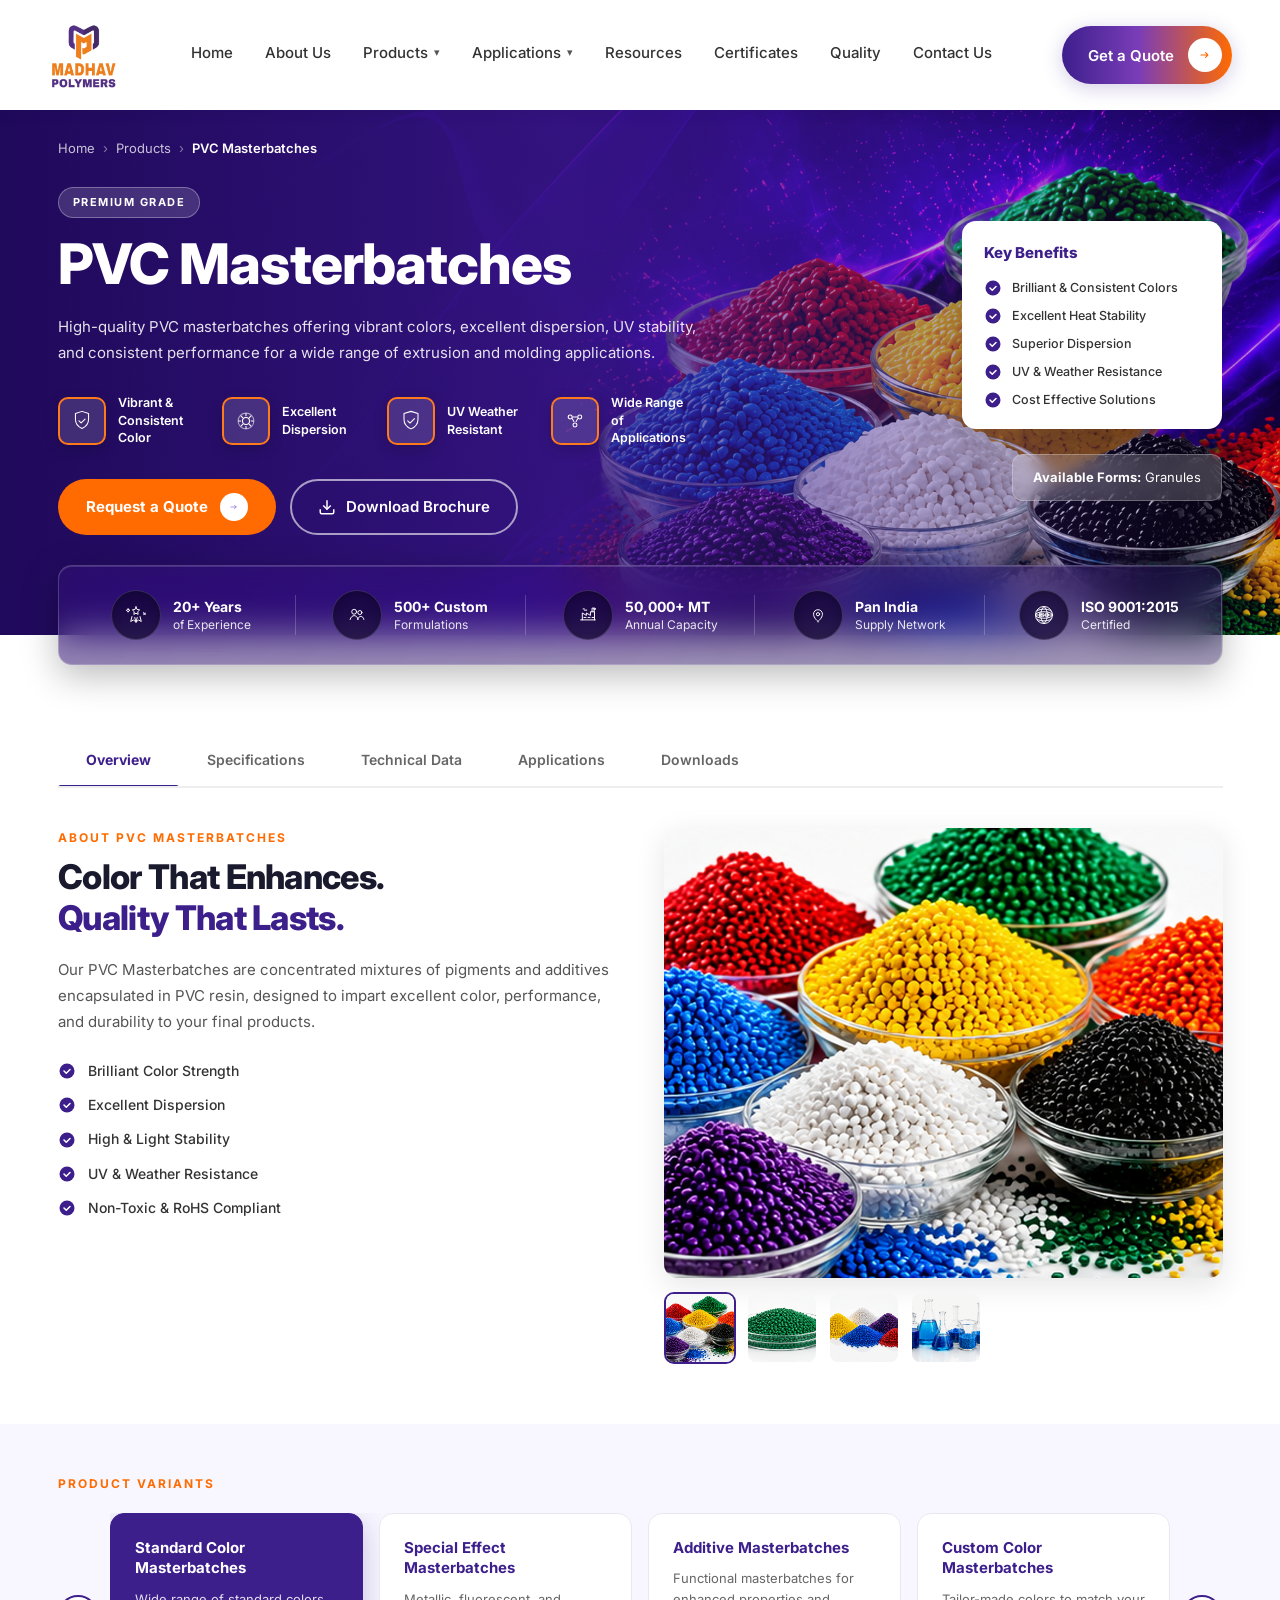
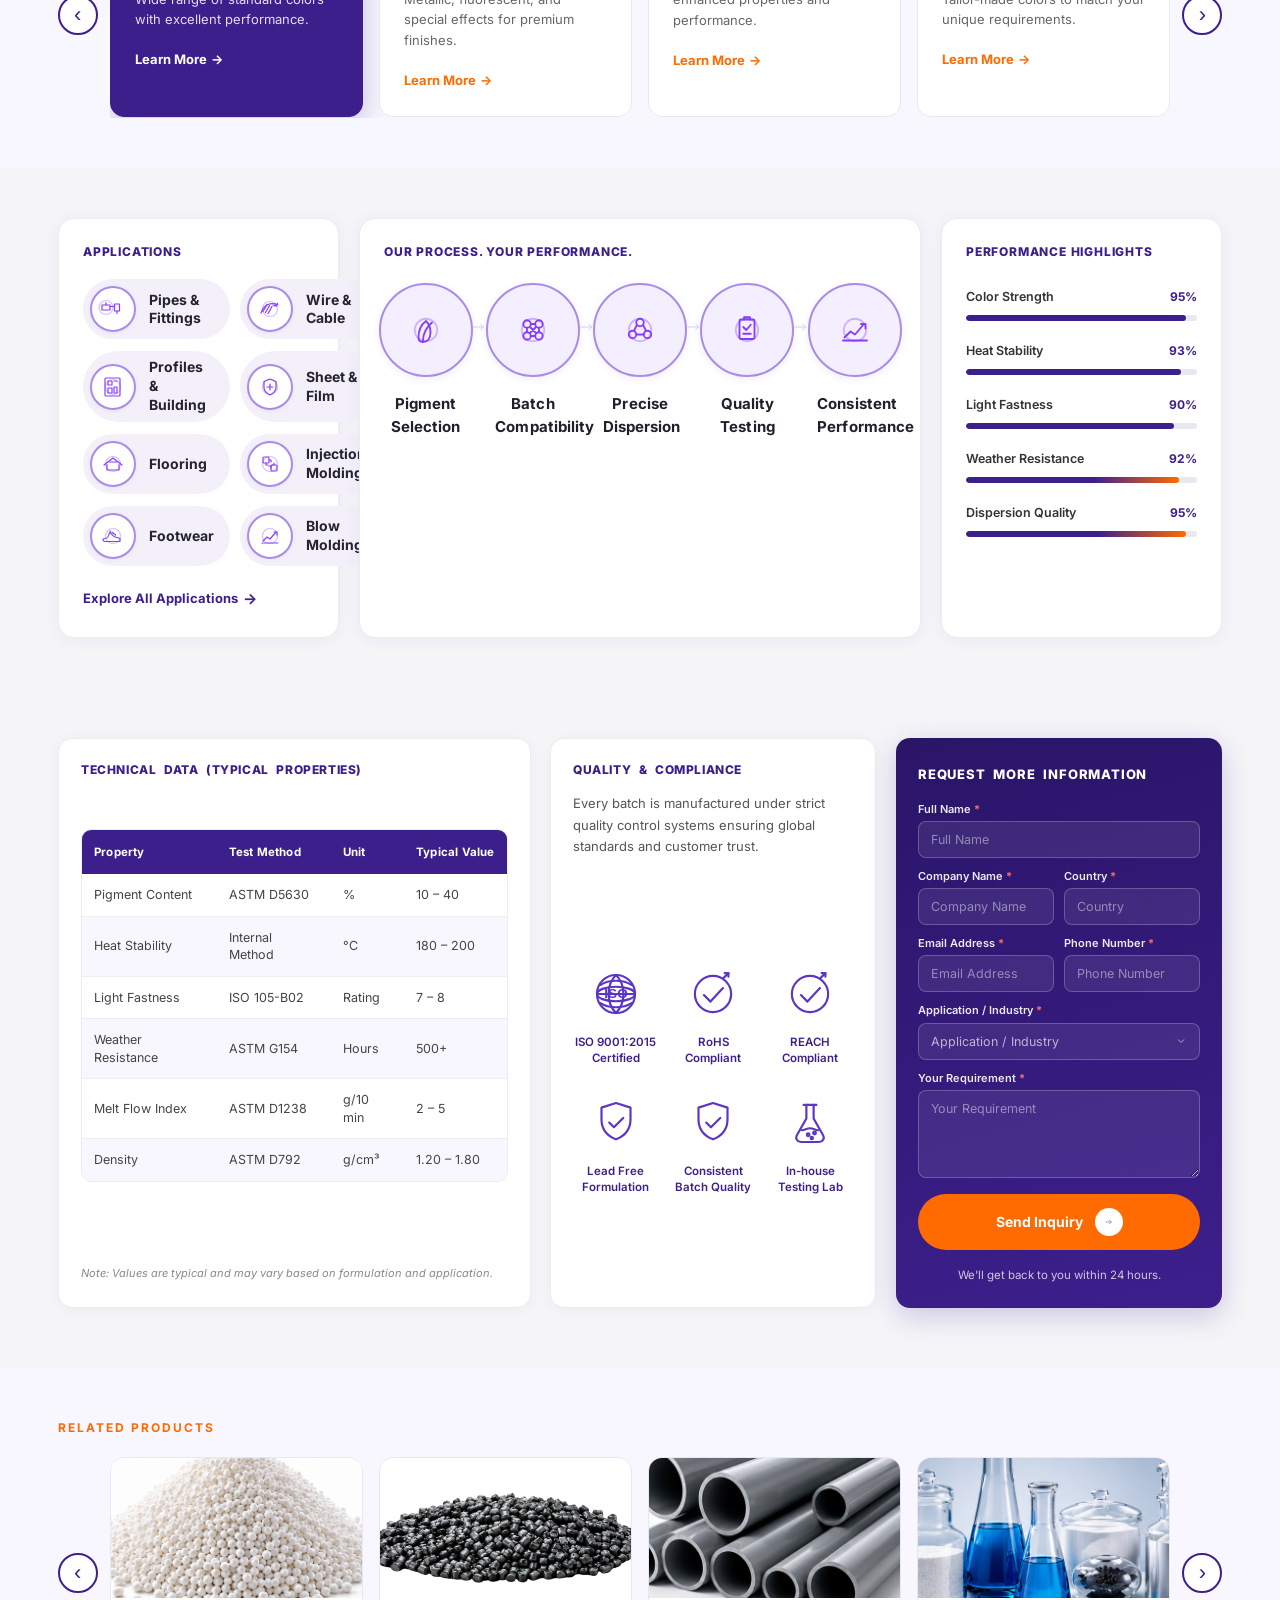
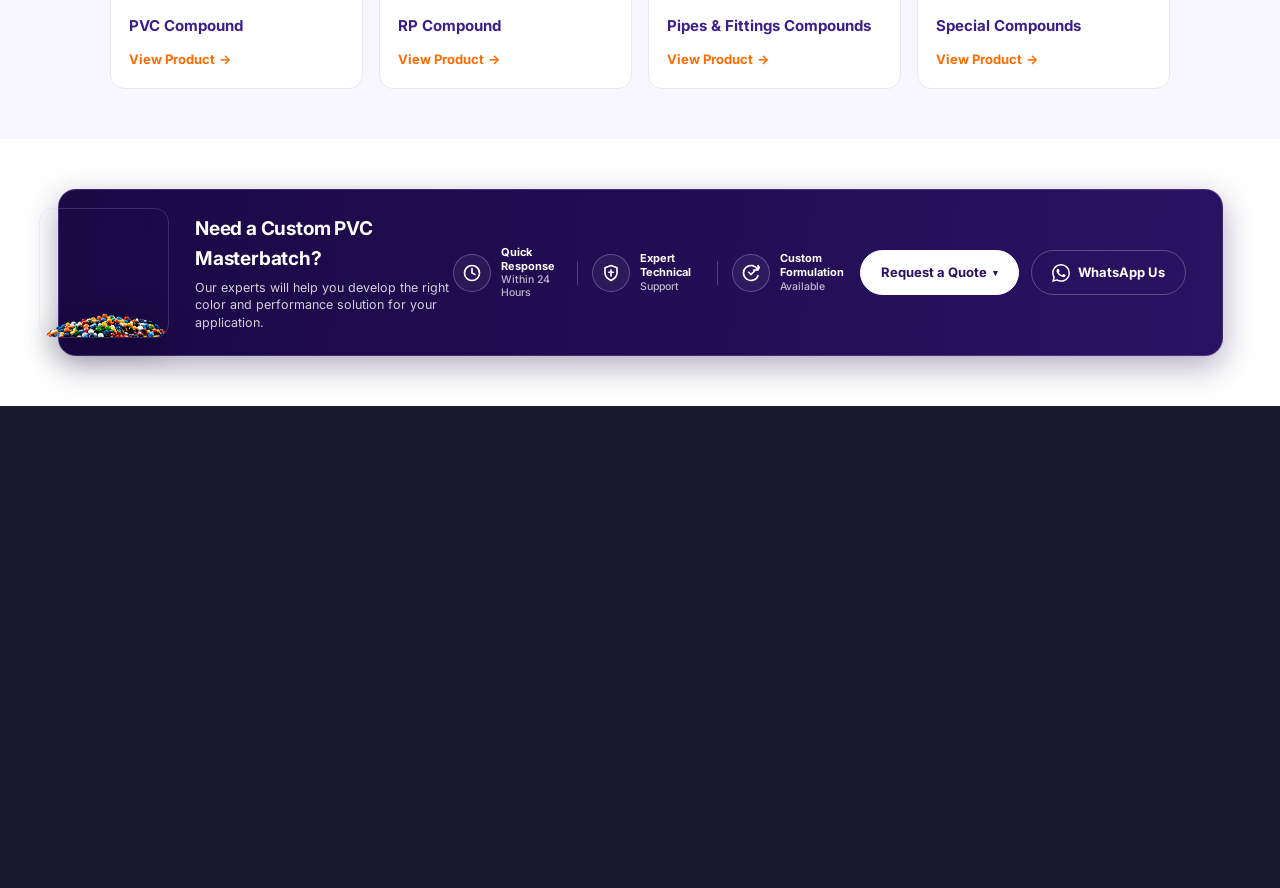
<file: pvc-masterbatches-details.html>
<!DOCTYPE html>
<html lang="en">
<head>
  <meta charset="UTF-8" />
  <meta name="viewport" content="width=device-width, initial-scale=1.0" />
  <title>PVC Masterbatches – Madhav Polymers</title>
  <meta name="description" content="Vibrant and consistent PVC Masterbatches with excellent dispersion, heat stability, and weather resistance." />
  <meta http-equiv="refresh" content="0; url=product-details.html?product=pvc-masterbatches" />
</head>
<body>
  <p>Opening the <a href="product-details.html?product=pvc-masterbatches">PVC Masterbatches product details page</a>…</p>
  <script>window.location.replace('product-details.html?product=pvc-masterbatches');</script>
</body>
</html>
</file>
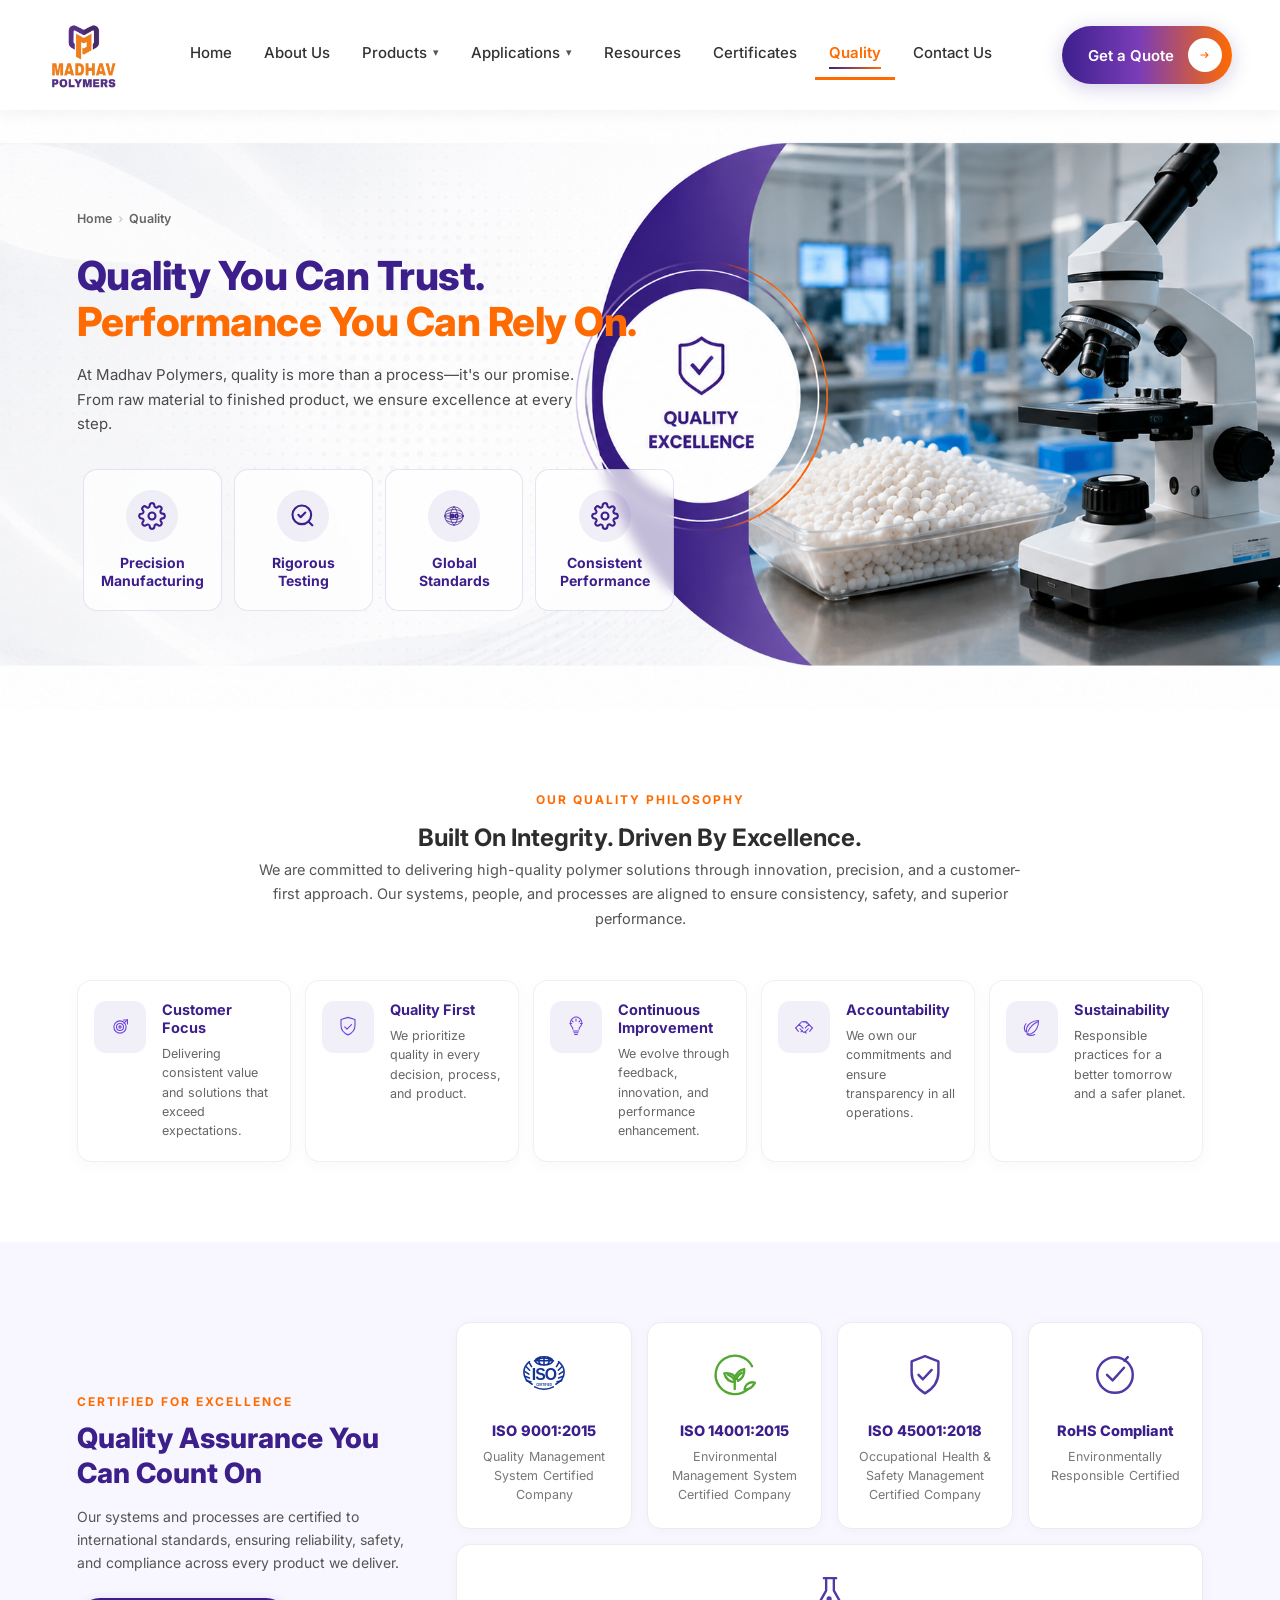
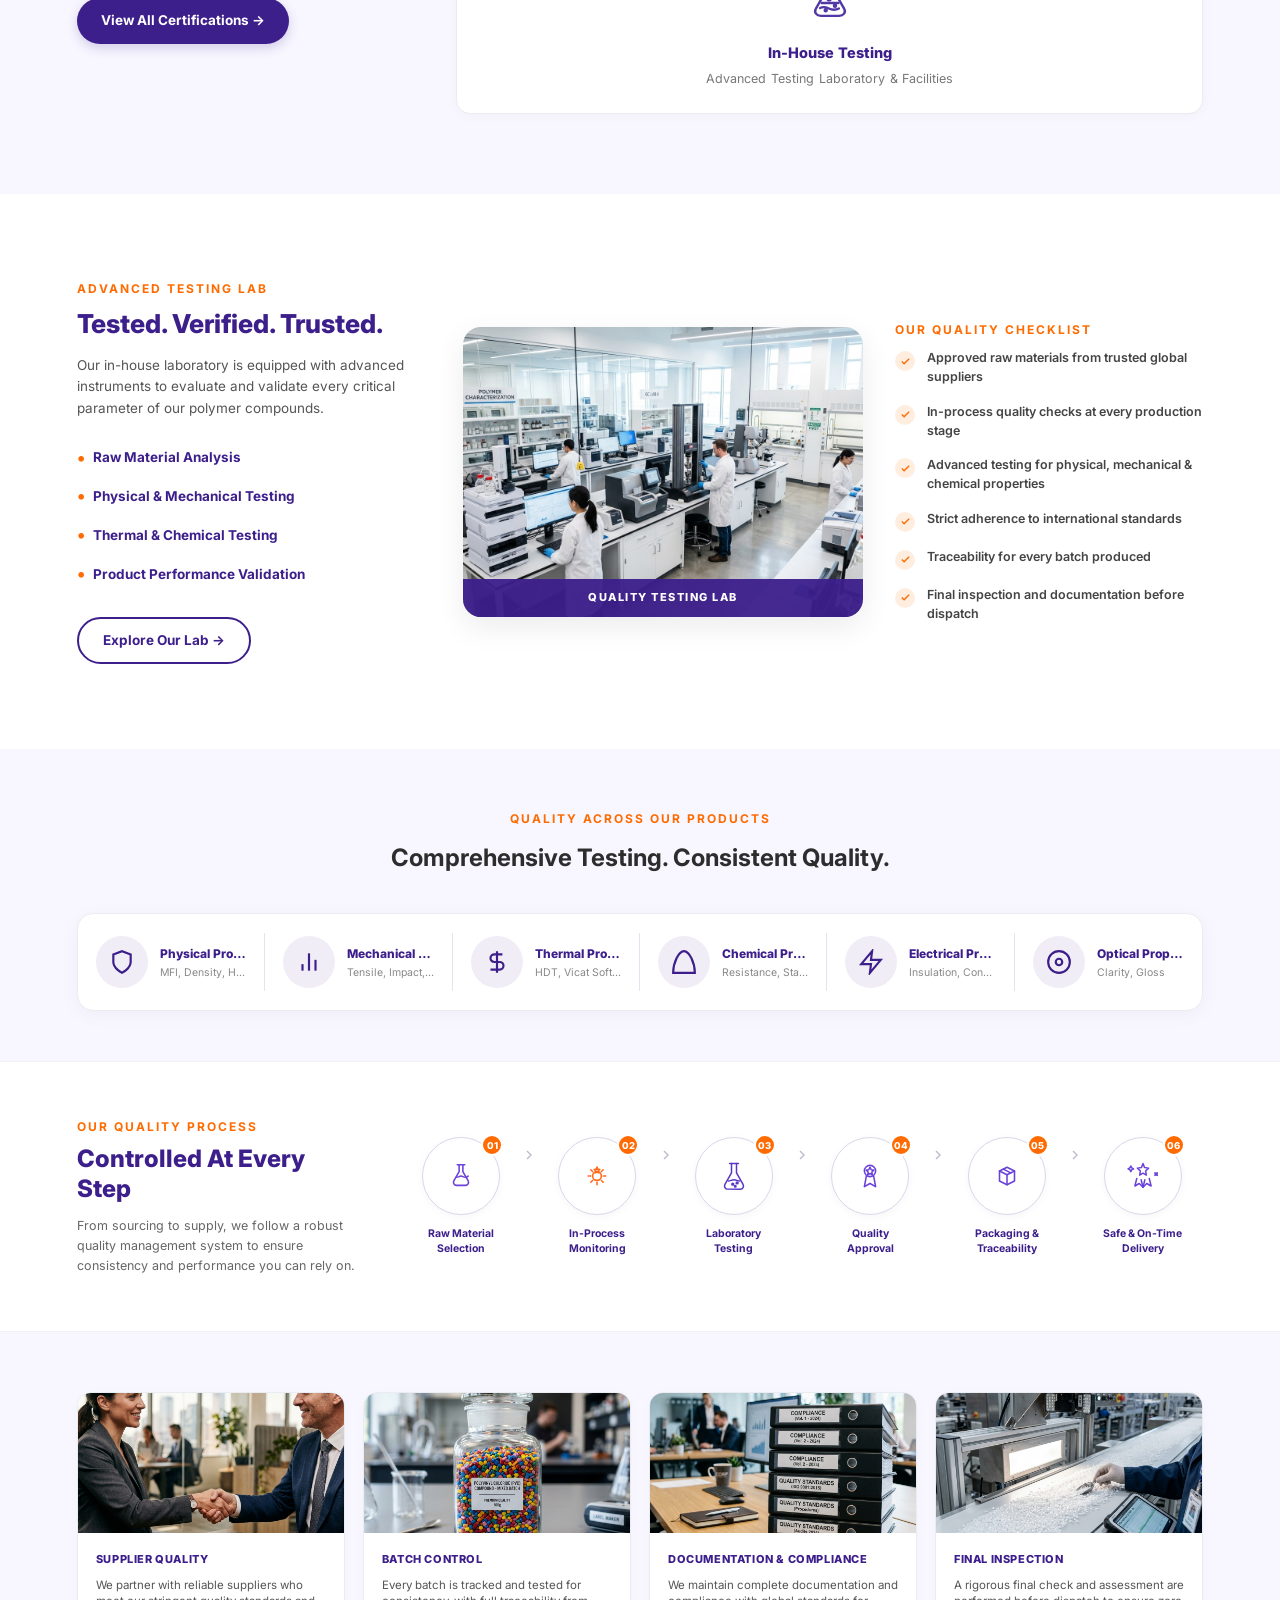
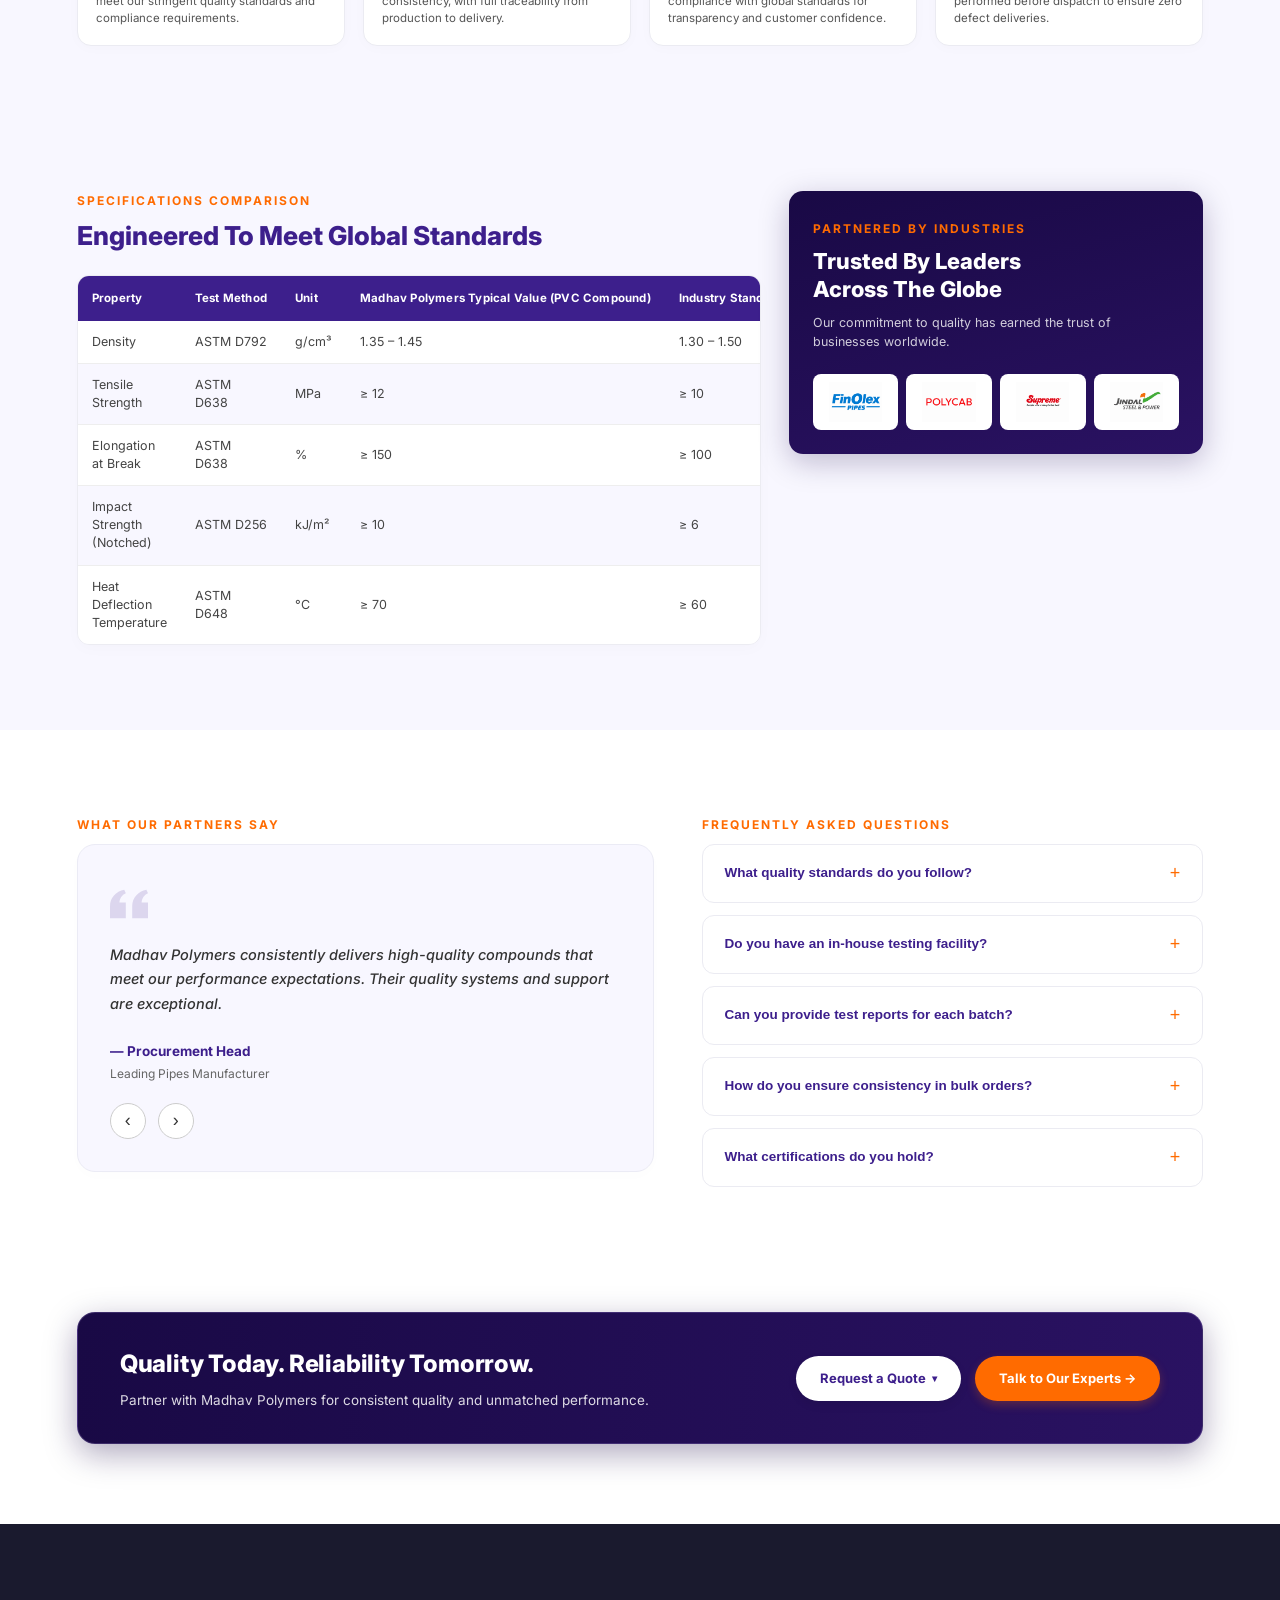
<file: quality.html>
<!DOCTYPE html>
<html lang="en">
<head>
  <meta charset="UTF-8" />
  <meta name="viewport" content="width=device-width, initial-scale=1.0" />
  <title>Quality &amp; Compliance – Madhav Polymers</title>
  <meta name="description" content="At Madhav Polymers, quality is our promise. Explore our rigorous quality assurance processes, advanced testing lab facilities, specifications comparison, and certifications." />
  <link rel="preconnect" href="https://fonts.googleapis.com" />
  <link rel="preconnect" href="https://fonts.gstatic.com" crossorigin />
  <link href="https://fonts.googleapis.com/css2?family=Inter:wght@400;500;600;700;800&display=swap" rel="stylesheet" />
  <link rel="stylesheet" href="style.css" />
  <link rel="stylesheet" href="animations.css" />
  <link rel="stylesheet" href="quality.css?v=1.1" />
</head>
<body class="q-page" data-page="quality">

  <div id="site-header"></div>

  <!-- ========== HERO SECTION ========== -->
  <section class="q-hero">
    <div class="q-hero-inner">
      <div class="q-hero-grid">
        <div class="q-hero-left">
          <nav class="q-breadcrumb" aria-label="Breadcrumb">
            <a href="index.html">Home</a>
            <span class="q-bc-sep">&#8250;</span>
            <span>Quality</span>
          </nav>
          <h1>
            <span class="q-hero-line">Quality You Can Trust.</span>
            <span class="q-hero-line"><span class="orange">Performance You Can Rely On.</span></span>
          </h1>
          <p class="q-hero-desc">
            At Madhav Polymers, quality is more than a process—it's our promise. From raw material to finished product, we ensure excellence at every step.
          </p>
          <div class="q-hero-features">
            <div class="q-hero-feat">
              <svg viewBox="0 0 24 24" fill="none" stroke="currentColor" stroke-linecap="round" stroke-linejoin="round">
                <circle cx="12" cy="12" r="3" />
                <path d="M19.4 15a1.65 1.65 0 0 0 .33 1.82l.06.06a2 2 0 1 1-2.83 2.83l-.06-.06a1.65 1.65 0 0 0-1.82-.33 1.65 1.65 0 0 0-1 1.51V21a2 2 0 0 1-4 0v-.09A1.65 1.65 0 0 0 9 19.4a1.65 1.65 0 0 0-1.82.33l-.06.06a2 2 0 1 1-2.83-2.83l.06-.06a1.65 1.65 0 0 0 .33-1.82 1.65 1.65 0 0 0-1.51-1H3a2 2 0 0 1 0-4h.09A1.65 1.65 0 0 0 4.6 9a1.65 1.65 0 0 0-.33-1.82l-.06-.06a2 2 0 1 1 2.83-2.83l.06.06a1.65 1.65 0 0 0 1.82.33H9a1.65 1.65 0 0 0 1-1.51V3a2 2 0 0 1 4 0v.09a1.65 1.65 0 0 0 1 1.51 1.65 1.65 0 0 0 1.82-.33l.06-.06a2 2 0 1 1 2.83 2.83l-.06.06a1.65 1.65 0 0 0-.33 1.82V9a1.65 1.65 0 0 0 1.51 1H21a2 2 0 0 1 0 4h-.09a1.65 1.65 0 0 0-1.51 1z" />
              </svg>
              <span>Precision<br>Manufacturing</span>
            </div>
            <div class="q-hero-feat">
              <svg viewBox="0 0 24 24" fill="none" stroke="currentColor" stroke-linecap="round" stroke-linejoin="round">
                <circle cx="11" cy="11" r="8" />
                <line x1="21" y1="21" x2="16.65" y2="16.65" />
                <path d="M8 11l2 2 4-4" />
              </svg>
              <span>Rigorous<br>Testing</span>
            </div>
            <div class="q-hero-feat">
              <svg viewBox="0 0 64 64" fill="none" stroke="currentColor" stroke-linecap="round" stroke-linejoin="round">
                <circle cx="32" cy="32" r="21"/>
                <ellipse cx="32" cy="32" rx="21" ry="8"/>
                <path d="M11 32h42"/>
                <path d="M32 11c5.5 5.5 8.2 12.4 8.2 21S37.5 47.5 32 53"/>
                <path d="M32 11c-5.5 5.5-8.2 12.4-8.2 21S26.5 47.5 32 53"/>
                <path d="M15 22c4.4-3 10.2-4.6 17-4.6S44.6 19 49 22"/>
                <path d="M15 42c4.4 3 10.2 4.6 17 4.6S44.6 45 49 42"/>
                <text x="32" y="37.5" font-family="Arial, Helvetica, sans-serif" font-size="11.5" font-weight="900" text-anchor="middle" fill="currentColor">ISO</text>
              </svg>
              <span>Global<br>Standards</span>
            </div>
            <div class="q-hero-feat">
              <svg viewBox="0 0 24 24" fill="none" stroke="currentColor" stroke-linecap="round" stroke-linejoin="round">
                <circle cx="12" cy="12" r="3" />
                <path d="M19.4 15a1.65 1.65 0 0 0 .33 1.82l.06.06a2 2 0 1 1-2.83 2.83l-.06-.06a1.65 1.65 0 0 0-1.82-.33 1.65 1.65 0 0 0-1 1.51V21a2 2 0 0 1-4 0v-.09A1.65 1.65 0 0 0 9 19.4a1.65 1.65 0 0 0-1.82.33l-.06.06a2 2 0 1 1-2.83-2.83l.06-.06a1.65 1.65 0 0 0 .33-1.82 1.65 1.65 0 0 0-1.51-1H3a2 2 0 0 1 0-4h.09A1.65 1.65 0 0 0 4.6 9a1.65 1.65 0 0 0-.33-1.82l-.06-.06a2 2 0 1 1 2.83-2.83l.06.06a1.65 1.65 0 0 0 1.82.33H9a1.65 1.65 0 0 0 1-1.51V3a2 2 0 0 1 4 0v.09a1.65 1.65 0 0 0 1 1.51 1.65 1.65 0 0 0 1.82-.33l.06-.06a2 2 0 1 1 2.83 2.83l-.06.06a1.65 1.65 0 0 0-.33 1.82V9a1.65 1.65 0 0 0 1.51 1H21a2 2 0 0 1 0 4h-.09a1.65 1.65 0 0 0-1.51 1z" />
              </svg>
              <span>Consistent<br>Performance</span>
            </div>
          </div>
        </div>

        <div class="q-hero-right"></div>
      </div>
    </div>
  </section>

  <!-- ========== PHILOSOPHY SECTION ========== -->
  <section class="q-philosophy">
    <div class="q-section-inner">
      <p class="section-label text-center">OUR QUALITY PHILOSOPHY</p>
      <h2 class="text-center">Built On Integrity. Driven By Excellence.</h2>
      <p class="q-philosophy-subtitle text-center">
        We are committed to delivering high-quality polymer solutions through innovation, precision, and a customer-first approach. Our systems, people, and processes are aligned to ensure consistency, safety, and superior performance.
      </p>
      
      <div class="q-philosophy-grid">
        <div class="q-philosophy-card">
          <div class="q-philosophy-icon">
            <img src="madhav_polymers_icons_svg_pack/customer_focus_target.svg" alt="" width="28" height="28" />
          </div>
          <div class="q-philosophy-card-text">
            <h3>Customer Focus</h3>
            <p>Delivering consistent value and solutions that exceed expectations.</p>
          </div>
        </div>
        <div class="q-philosophy-card">
          <div class="q-philosophy-icon">
            <img src="madhav_polymers_icons_svg_pack/integrity_shield.svg" alt="" width="28" height="28" />
          </div>
          <div class="q-philosophy-card-text">
            <h3>Quality First</h3>
            <p>We prioritize quality in every decision, process, and product.</p>
          </div>
        </div>
        <div class="q-philosophy-card">
          <div class="q-philosophy-icon">
            <img src="madhav_polymers_icons_svg_pack/innovation_bulb.svg" alt="" width="28" height="28" />
          </div>
          <div class="q-philosophy-card-text">
            <h3>Continuous Improvement</h3>
            <p>We evolve through feedback, innovation, and performance enhancement.</p>
          </div>
        </div>
        <div class="q-philosophy-card">
          <div class="q-philosophy-icon">
            <img src="madhav_about_section_icons_svg_pack/madhav_about_section_icons_svg_pack/purple_icons/customer_commitment_handshake.svg" alt="" width="28" height="28" />
          </div>
          <div class="q-philosophy-card-text">
            <h3>Accountability</h3>
            <p>We own our commitments and ensure transparency in all operations.</p>
          </div>
        </div>
        <div class="q-philosophy-card">
          <div class="q-philosophy-icon">
            <img src="madhav_about_section_icons_svg_pack/madhav_about_section_icons_svg_pack/purple_icons/sustainable_practices_leaf.svg" alt="" width="28" height="28" />
          </div>
          <div class="q-philosophy-card-text">
            <h3>Sustainability</h3>
            <p>Responsible practices for a better tomorrow and a safer planet.</p>
          </div>
        </div>
      </div>
    </div>
  </section>

  <!-- ========== CERTIFIED FOR EXCELLENCE SECTION ========== -->
  <section class="q-certs">
    <div class="q-section-inner">
      <div class="q-certs-grid">
        <div class="q-certs-left">
          <p class="section-label">CERTIFIED FOR EXCELLENCE</p>
          <h2>Quality Assurance You Can Count On</h2>
          <p class="q-certs-desc">
            Our systems and processes are certified to international standards, ensuring reliability, safety, and compliance across every product we deliver.
          </p>
          <a href="#pd-inquiry" class="q-btn-purple">View All Certifications &rarr;</a>
        </div>

        <div class="q-certs-right">
          <div class="q-cert-card">
            <img src="certification_icons_svg/01_iso_certification.svg" alt="ISO 9001 Certification" width="56" height="56" />
            <h3>ISO 9001:2015</h3>
            <p>Quality Management System Certified Company</p>
          </div>
          <div class="q-cert-card">
            <img src="certification_icons_svg/02_eco_leaf.svg" alt="ISO 14001 Eco" width="56" height="56" />
            <h3>ISO 14001:2015</h3>
            <p>Environmental Management System Certified Company</p>
          </div>
          <div class="q-cert-card">
            <img src="certification_icons_svg/03_shield_check.svg" alt="ISO 45001 Shield" width="56" height="56" />
            <h3>ISO 45001:2018</h3>
            <p>Occupational Health &amp; Safety Management Certified Company</p>
          </div>
          <div class="q-cert-card">
            <img src="certification_icons_svg/04_circle_check.svg" alt="RoHS Compliant" width="56" height="56" />
            <h3>RoHS Compliant</h3>
            <p>Environmentally Responsible Certified</p>
          </div>
          <div class="q-cert-card">
            <img src="certification_icons_svg/05_lab_flask.svg" alt="In-House Testing Lab" width="56" height="56" />
            <h3>In-House Testing</h3>
            <p>Advanced Testing Laboratory &amp; Facilities</p>
          </div>
        </div>
      </div>
    </div>
  </section>

  <!-- ========== TESTED VERIFIED TRUSTED SECTION ========== -->
  <section class="q-lab">
    <div class="q-section-inner">
      <div class="q-lab-grid">
        <div class="q-lab-col">
          <p class="section-label">ADVANCED TESTING LAB</p>
          <h2>Tested. Verified. Trusted.</h2>
          <p class="q-lab-desc">
            Our in-house laboratory is equipped with advanced instruments to evaluate and validate every critical parameter of our polymer compounds.
          </p>
          <ul class="q-lab-list">
            <li><span class="bullet-tick">&bull;</span> Raw Material Analysis</li>
            <li><span class="bullet-tick">&bull;</span> Physical &amp; Mechanical Testing</li>
            <li><span class="bullet-tick">&bull;</span> Thermal &amp; Chemical Testing</li>
            <li><span class="bullet-tick">&bull;</span> Product Performance Validation</li>
          </ul>
          <a href="#pd-inquiry" class="q-btn-outline">Explore Our Lab &rarr;</a>
        </div>

        <div class="q-lab-center">
          <div class="q-lab-img-wrap">
            <img src="testing-lab.png" alt="Madhav Polymers Quality Testing Lab" class="q-lab-img" />
            <div class="q-lab-label-badge">QUALITY TESTING LAB</div>
          </div>
        </div>

        <div class="q-lab-col">
          <p class="section-label">OUR QUALITY CHECKLIST</p>
          <ul class="q-checklist">
            <li>
              <span class="check-icon">
                <svg viewBox="0 0 24 24" fill="none" stroke="currentColor" stroke-width="3"><polyline points="20 6 9 17 4 12"></polyline></svg>
              </span>
              <span>Approved raw materials from trusted global suppliers</span>
            </li>
            <li>
              <span class="check-icon">
                <svg viewBox="0 0 24 24" fill="none" stroke="currentColor" stroke-width="3"><polyline points="20 6 9 17 4 12"></polyline></svg>
              </span>
              <span>In-process quality checks at every production stage</span>
            </li>
            <li>
              <span class="check-icon">
                <svg viewBox="0 0 24 24" fill="none" stroke="currentColor" stroke-width="3"><polyline points="20 6 9 17 4 12"></polyline></svg>
              </span>
              <span>Advanced testing for physical, mechanical &amp; chemical properties</span>
            </li>
            <li>
              <span class="check-icon">
                <svg viewBox="0 0 24 24" fill="none" stroke="currentColor" stroke-width="3"><polyline points="20 6 9 17 4 12"></polyline></svg>
              </span>
              <span>Strict adherence to international standards</span>
            </li>
            <li>
              <span class="check-icon">
                <svg viewBox="0 0 24 24" fill="none" stroke="currentColor" stroke-width="3"><polyline points="20 6 9 17 4 12"></polyline></svg>
              </span>
              <span>Traceability for every batch produced</span>
            </li>
            <li>
              <span class="check-icon">
                <svg viewBox="0 0 24 24" fill="none" stroke="currentColor" stroke-width="3"><polyline points="20 6 9 17 4 12"></polyline></svg>
              </span>
              <span>Final inspection and documentation before dispatch</span>
            </li>
          </ul>
        </div>
      </div>
    </div>
  </section>

  <!-- ========== QUALITY ACROSS PRODUCTS SECTION ========== -->
  <section class="q-props">
    <div class="q-section-inner">
      <p class="section-label text-center">QUALITY ACROSS OUR PRODUCTS</p>
      <h2 class="text-center">Comprehensive Testing. Consistent Quality.</h2>
      
      <div class="q-props-grid">
        <div class="q-props-card">
          <div class="q-props-icon">
            <svg viewBox="0 0 24 24" fill="none" stroke="currentColor" stroke-width="2"><path d="M12 22s8-4 8-10V5l-8-3-8 3v7c0 6 8 10 8 10z"></path></svg>
          </div>
          <div class="q-props-card-text">
            <h3>Physical Properties</h3>
            <p>MFI, Density, Hardness</p>
          </div>
        </div>
        <div class="q-props-card">
          <div class="q-props-icon">
            <svg viewBox="0 0 24 24" fill="none" stroke="currentColor" stroke-width="2"><line x1="18" y1="20" x2="18" y2="10"></line><line x1="12" y1="20" x2="12" y2="4"></line><line x1="6" y1="20" x2="6" y2="14"></line></svg>
          </div>
          <div class="q-props-card-text">
            <h3>Mechanical Properties</h3>
            <p>Tensile, Impact, Elongation</p>
          </div>
        </div>
        <div class="q-props-card">
          <div class="q-props-icon">
            <svg viewBox="0 0 24 24" fill="none" stroke="currentColor" stroke-width="2"><path d="M12 2v20M17 5H9.5a3.5 3.5 0 0 0 0 7h5a3.5 3.5 0 0 1 0 7H6"></path></svg>
          </div>
          <div class="q-props-card-text">
            <h3>Thermal Properties</h3>
            <p>HDT, Vicat Softening</p>
          </div>
        </div>
        <div class="q-props-card">
          <div class="q-props-icon">
            <svg viewBox="0 0 24 24" fill="none" stroke="currentColor" stroke-width="2"><path d="M2 22h20C22 13 17 2 12 2S2 13 2 22z"></path></svg>
          </div>
          <div class="q-props-card-text">
            <h3>Chemical Properties</h3>
            <p>Resistance, Stability</p>
          </div>
        </div>
        <div class="q-props-card">
          <div class="q-props-icon">
            <svg viewBox="0 0 24 24" fill="none" stroke="currentColor" stroke-width="2"><polygon points="13 2 3 14 12 14 11 22 21 10 12 10 13 2"></polygon></svg>
          </div>
          <div class="q-props-card-text">
            <h3>Electrical Properties</h3>
            <p>Insulation, Conductivity</p>
          </div>
        </div>
        <div class="q-props-card">
          <div class="q-props-icon">
            <svg viewBox="0 0 24 24" fill="none" stroke="currentColor" stroke-width="2"><circle cx="12" cy="12" r="10"></circle><circle cx="12" cy="12" r="3"></circle></svg>
          </div>
          <div class="q-props-card-text">
            <h3>Optical Properties</h3>
            <p>Clarity, Gloss</p>
          </div>
        </div>
      </div>
    </div>
  </section>

  <!-- ========== QUALITY PROCESS SECTION ========== -->
  <section class="q-process">
    <div class="q-section-inner">
      <div class="q-process-layout">

        <!-- LEFT: Label + Heading + Desc -->
        <div class="q-process-left">
          <p class="section-label">OUR QUALITY PROCESS</p>
          <h2>Controlled At Every Step</h2>
          <p class="q-process-desc">
            From sourcing to supply, we follow a robust quality management system to ensure consistency and performance you can rely on.
          </p>
        </div>

        <!-- RIGHT: Flow Steps -->
        <div class="q-flow-wrap">
          <div class="q-flow-step">
            <div class="q-flow-icon">
              <img src="madhav_polymers_icons_svg_pack/raw_material_flask.svg" alt="" width="40" height="40" />
              <span class="q-flow-number">01</span>
            </div>
            <h4>Raw Material<br>Selection</h4>
          </div>
          <div class="q-flow-arrow">
            <svg viewBox="0 0 24 24" fill="none" stroke="currentColor" stroke-width="2"><polyline points="9 18 15 12 9 6"></polyline></svg>
          </div>

          <div class="q-flow-step">
            <div class="q-flow-icon">
              <img src="madhav_polymers_icons_svg_pack/precision_compounding_gear.svg" alt="" width="40" height="40" />
              <span class="q-flow-number">02</span>
            </div>
            <h4>In-Process<br>Monitoring</h4>
          </div>
          <div class="q-flow-arrow">
            <svg viewBox="0 0 24 24" fill="none" stroke="currentColor" stroke-width="2"><polyline points="9 18 15 12 9 6"></polyline></svg>
          </div>

          <div class="q-flow-step">
            <div class="q-flow-icon">
              <img src="madhav_quality_icons_svg_pack/in_house_testing_flask.svg" alt="" width="40" height="40" />
              <span class="q-flow-number">03</span>
            </div>
            <h4>Laboratory<br>Testing</h4>
          </div>
          <div class="q-flow-arrow">
            <svg viewBox="0 0 24 24" fill="none" stroke="currentColor" stroke-width="2"><polyline points="9 18 15 12 9 6"></polyline></svg>
          </div>

          <div class="q-flow-step">
            <div class="q-flow-icon">
              <img src="madhav_polymers_icons_svg_pack/quality_badge.svg" alt="" width="40" height="40" />
              <span class="q-flow-number">04</span>
            </div>
            <h4>Quality<br>Approval</h4>
          </div>
          <div class="q-flow-arrow">
            <svg viewBox="0 0 24 24" fill="none" stroke="currentColor" stroke-width="2"><polyline points="9 18 15 12 9 6"></polyline></svg>
          </div>

          <div class="q-flow-step">
            <div class="q-flow-icon">
              <img src="madhav_polymers_icons_svg_pack/packaging_delivery_box.svg" alt="" width="40" height="40" />
              <span class="q-flow-number">05</span>
            </div>
            <h4>Packaging &amp;<br>Traceability</h4>
          </div>
          <div class="q-flow-arrow">
            <svg viewBox="0 0 24 24" fill="none" stroke="currentColor" stroke-width="2"><polyline points="9 18 15 12 9 6"></polyline></svg>
          </div>

          <div class="q-flow-step">
            <div class="q-flow-icon">
              <img src="madhav_about_section_icons_svg_pack/madhav_about_section_icons_svg_pack/purple_icons/years_of_excellence_spark_award.svg" alt="" width="40" height="40" />
              <span class="q-flow-number">06</span>
            </div>
            <h4>Safe &amp; On-Time<br>Delivery</h4>
          </div>
        </div>

      </div><!-- end q-process-layout -->
    </div><!-- end q-section-inner -->
  </section>

  <!-- ========== QUALITY PROCESS DETAIL CARDS ========== -->
  <section class="q-process-detail">
    <div class="q-section-inner">
      <div class="q-detail-grid">
        <div class="q-detail-card">
          <img src="supplier-quality.png" alt="Supplier Quality Check" />
          <div class="q-detail-body">
            <h3>SUPPLIER QUALITY</h3>
            <p>We partner with reliable suppliers who meet our stringent quality standards and compliance requirements.</p>
          </div>
        </div>
        <div class="q-detail-card">
          <img src="batch-control.png" alt="Batch Control Facility" />
          <div class="q-detail-body">
            <h3>BATCH CONTROL</h3>
            <p>Every batch is tracked and tested for consistency, with full traceability from production to delivery.</p>
          </div>
        </div>
        <div class="q-detail-card">
          <img src="compliance-docs.png" alt="Documentation and Compliance folders" />
          <div class="q-detail-body">
            <h3>DOCUMENTATION &amp; COMPLIANCE</h3>
            <p>We maintain complete documentation and compliance with global standards for transparency and customer confidence.</p>
          </div>
        </div>
        <div class="q-detail-card">
          <img src="final-check.png" alt="Final Quality Check Inspection" />
          <div class="q-detail-body">
            <h3>FINAL INSPECTION</h3>
            <p>A rigorous final check and assessment are performed before dispatch to ensure zero defect deliveries.</p>
          </div>
        </div>
      </div>
    </div>
  </section>

  <!-- ========== STANDARDS & PARTNERS SECTION ========== -->
  <section class="q-standards">
    <div class="q-section-inner">
      <div class="q-standards-grid">
        <div class="q-standards-left">
          <p class="section-label">SPECIFICATIONS COMPARISON</p>
          <h2>Engineered To Meet Global Standards</h2>
          <div class="q-table-wrap">
            <table class="q-data-table">
              <thead>
                <tr>
                  <th>Property</th>
                  <th>Test Method</th>
                  <th>Unit</th>
                  <th>Madhav Polymers Typical Value (PVC Compound)</th>
                  <th>Industry Standard (ASTM / ISO)</th>
                </tr>
              </thead>
              <tbody>
                <tr>
                  <td>Density</td>
                  <td>ASTM D792</td>
                  <td>g/cm³</td>
                  <td>1.35 – 1.45</td>
                  <td>1.30 – 1.50</td>
                </tr>
                <tr>
                  <td>Tensile Strength</td>
                  <td>ASTM D638</td>
                  <td>MPa</td>
                  <td>&ge; 12</td>
                  <td>&ge; 10</td>
                </tr>
                <tr>
                  <td>Elongation at Break</td>
                  <td>ASTM D638</td>
                  <td>%</td>
                  <td>&ge; 150</td>
                  <td>&ge; 100</td>
                </tr>
                <tr>
                  <td>Impact Strength (Notched)</td>
                  <td>ASTM D256</td>
                  <td>kJ/m&sup2;</td>
                  <td>&ge; 10</td>
                  <td>&ge; 6</td>
                </tr>
                <tr>
                  <td>Heat Deflection Temperature</td>
                  <td>ASTM D648</td>
                  <td>&deg;C</td>
                  <td>&ge; 70</td>
                  <td>&ge; 60</td>
                </tr>
              </tbody>
            </table>
          </div>
        </div>

        <div class="q-standards-right">
          <div class="q-partner-card">
            <p class="section-label white">PARTNERED BY INDUSTRIES</p>
            <h3>Trusted By Leaders<br>Across The Globe</h3>
            <p class="q-partner-desc">Our commitment to quality has earned the trust of businesses worldwide.</p>
            
            <div class="q-partner-logos">
              <div class="q-logo-wrap">
                <img src="PARTNERED BY INDUSTRIES 1.png" alt="Finolex Pipes" />
              </div>
              <div class="q-logo-wrap">
                <img src="PARTNERED BY INDUSTRIES 2.png" alt="POLYCAB" />
              </div>
              <div class="q-logo-wrap">
                <img src="PARTNERED BY INDUSTRIES 3.png" alt="Supreme" />
              </div>
              <div class="q-logo-wrap">
                <img src="PARTNERED BY INDUSTRIES 4.png" alt="Jindal Steel & Power" />
              </div>
            </div>
          </div>
        </div>
      </div>
    </div>
  </section>

  <!-- ========== TESTIMONIALS & FAQ SECTION ========== -->
  <section class="q-faq-section">
    <div class="q-section-inner">
      <div class="q-faq-grid">
        <div class="q-faq-col">
          <p class="section-label">WHAT OUR PARTNERS SAY</p>
          <div class="q-testimonial-slider" id="q-testimonial-slider">
            <div class="q-testimonial-track">
              <div class="q-testimonial-slide active">
                <div class="q-quote-icon">
                  <svg viewBox="0 0 24 24" fill="currentColor"><path d="M14.017 21v-7.391c0-5.704 3.731-9.57 8.983-10.609l.995 2.151c-2.432.917-3.995 3.638-3.995 5.849h4v10h-9.983zm-14.017 0v-7.391c0-5.704 3.748-9.57 9-10.609l.996 2.151c-2.433.917-3.996 3.638-3.996 5.849h3.983v10h-9.983z"/></svg>
                </div>
                <blockquote>
                  Madhav Polymers consistently delivers high-quality compounds that meet our performance expectations. Their quality systems and support are exceptional.
                </blockquote>
                <div class="q-author">
                  <strong>&mdash; Procurement Head</strong>
                  <span>Leading Pipes Manufacturer</span>
                </div>
              </div>
              <div class="q-testimonial-slide">
                <div class="q-quote-icon">
                  <svg viewBox="0 0 24 24" fill="currentColor"><path d="M14.017 21v-7.391c0-5.704 3.731-9.57 8.983-10.609l.995 2.151c-2.432.917-3.995 3.638-3.995 5.849h4v10h-9.983zm-14.017 0v-7.391c0-5.704 3.748-9.57 9-10.609l.996 2.151c-2.433.917-3.996 3.638-3.996 5.849h3.983v10h-9.983z"/></svg>
                </div>
                <blockquote>
                  We have been sourcing PVC compounds for our wire and cable division for over 5 years. The processability and insulation ratings are extremely consistent.
                </blockquote>
                <div class="q-author">
                  <strong>&mdash; Technical Director</strong>
                  <span>Leading Wire &amp; Cable Corporation</span>
                </div>
              </div>
            </div>
            <div class="q-slider-nav">
              <button class="q-slider-btn prev" id="slider-prev" aria-label="Previous quote">&#8249;</button>
              <button class="q-slider-btn next" id="slider-next" aria-label="Next quote">&#8250;</button>
            </div>
          </div>
        </div>

        <div class="q-faq-col">
          <p class="section-label">FREQUENTLY ASKED QUESTIONS</p>
          <div class="q-accordion">
            <div class="q-acc-item">
              <button class="q-acc-header" aria-expanded="false">
                <span>What quality standards do you follow?</span>
                <span class="q-acc-icon">+</span>
              </button>
              <div class="q-acc-content">
                <div class="q-acc-inner">
                  We manufacture strictly in compliance with ISO 9001:2015 quality management systems, RoHS environmental standards, and REACH compliance. Our products can also be formulated to meet custom ASTM/IS specifications.
                </div>
              </div>
            </div>
            
            <div class="q-acc-item">
              <button class="q-acc-header" aria-expanded="false">
                <span>Do you have an in-house testing facility?</span>
                <span class="q-acc-icon">+</span>
              </button>
              <div class="q-acc-content">
                <div class="q-acc-inner">
                  Yes, our facility includes an advanced, fully-equipped testing laboratory with automated testing equipment to analyze raw materials, in-process compounding, and finished granules.
                </div>
              </div>
            </div>

            <div class="q-acc-item">
              <button class="q-acc-header" aria-expanded="false">
                <span>Can you provide test reports for each batch?</span>
                <span class="q-acc-icon">+</span>
              </button>
              <div class="q-acc-content">
                <div class="q-acc-inner">
                  Absolutely. We supply a Certificate of Analysis (COA) and complete technical test reports with every shipment to verify physical, mechanical, and thermal properties.
                </div>
              </div>
            </div>

            <div class="q-acc-item">
              <button class="q-acc-header" aria-expanded="false">
                <span>How do you ensure consistency in bulk orders?</span>
                <span class="q-acc-icon">+</span>
              </button>
              <div class="q-acc-content">
                <div class="q-acc-inner">
                  Consistency is maintained through computerized formulation controls, highly-automated extrusion lines, in-process batch sampling, and rigorous final check audits on finished materials.
                </div>
              </div>
            </div>

            <div class="q-acc-item">
              <button class="q-acc-header" aria-expanded="false">
                <span>What certifications do you hold?</span>
                <span class="q-acc-icon">+</span>
              </button>
              <div class="q-acc-content">
                <div class="q-acc-inner">
                  We are ISO 9001:2015, ISO 14001:2015, and ISO 45001:2018 certified. All our primary compounds comply with RoHS and REACH regulations.
                </div>
              </div>
            </div>
          </div>
        </div>
      </div>
    </div>
  </section>

  <!-- ========== CTA SECTION ========== -->
  <section class="q-cta-section">
    <div class="q-cta-wrap">
      <div class="q-cta-content">
        <h2>Quality Today. Reliability Tomorrow.</h2>
        <p>Partner with Madhav Polymers for consistent quality and unmatched performance.</p>
      </div>
      <div class="q-cta-btns">
        <a href="#pd-inquiry" class="q-cta-btn-white">Request a Quote <span class="arrow-down">&#9662;</span></a>
        <a href="https://wa.me/917827791911" class="q-cta-btn-orange" target="_blank" rel="noopener">Talk to Our Experts &rarr;</a>
      </div>
    </div>
  </section>

  <div id="site-footer"></div>

  <script src="layout.js"></script>
  <script src="form-mail.js"></script>
  <script src="script.js"></script>
  <script src="animations.js"></script>
  <script src="quality.js"></script>
</body>
</html>
</file>
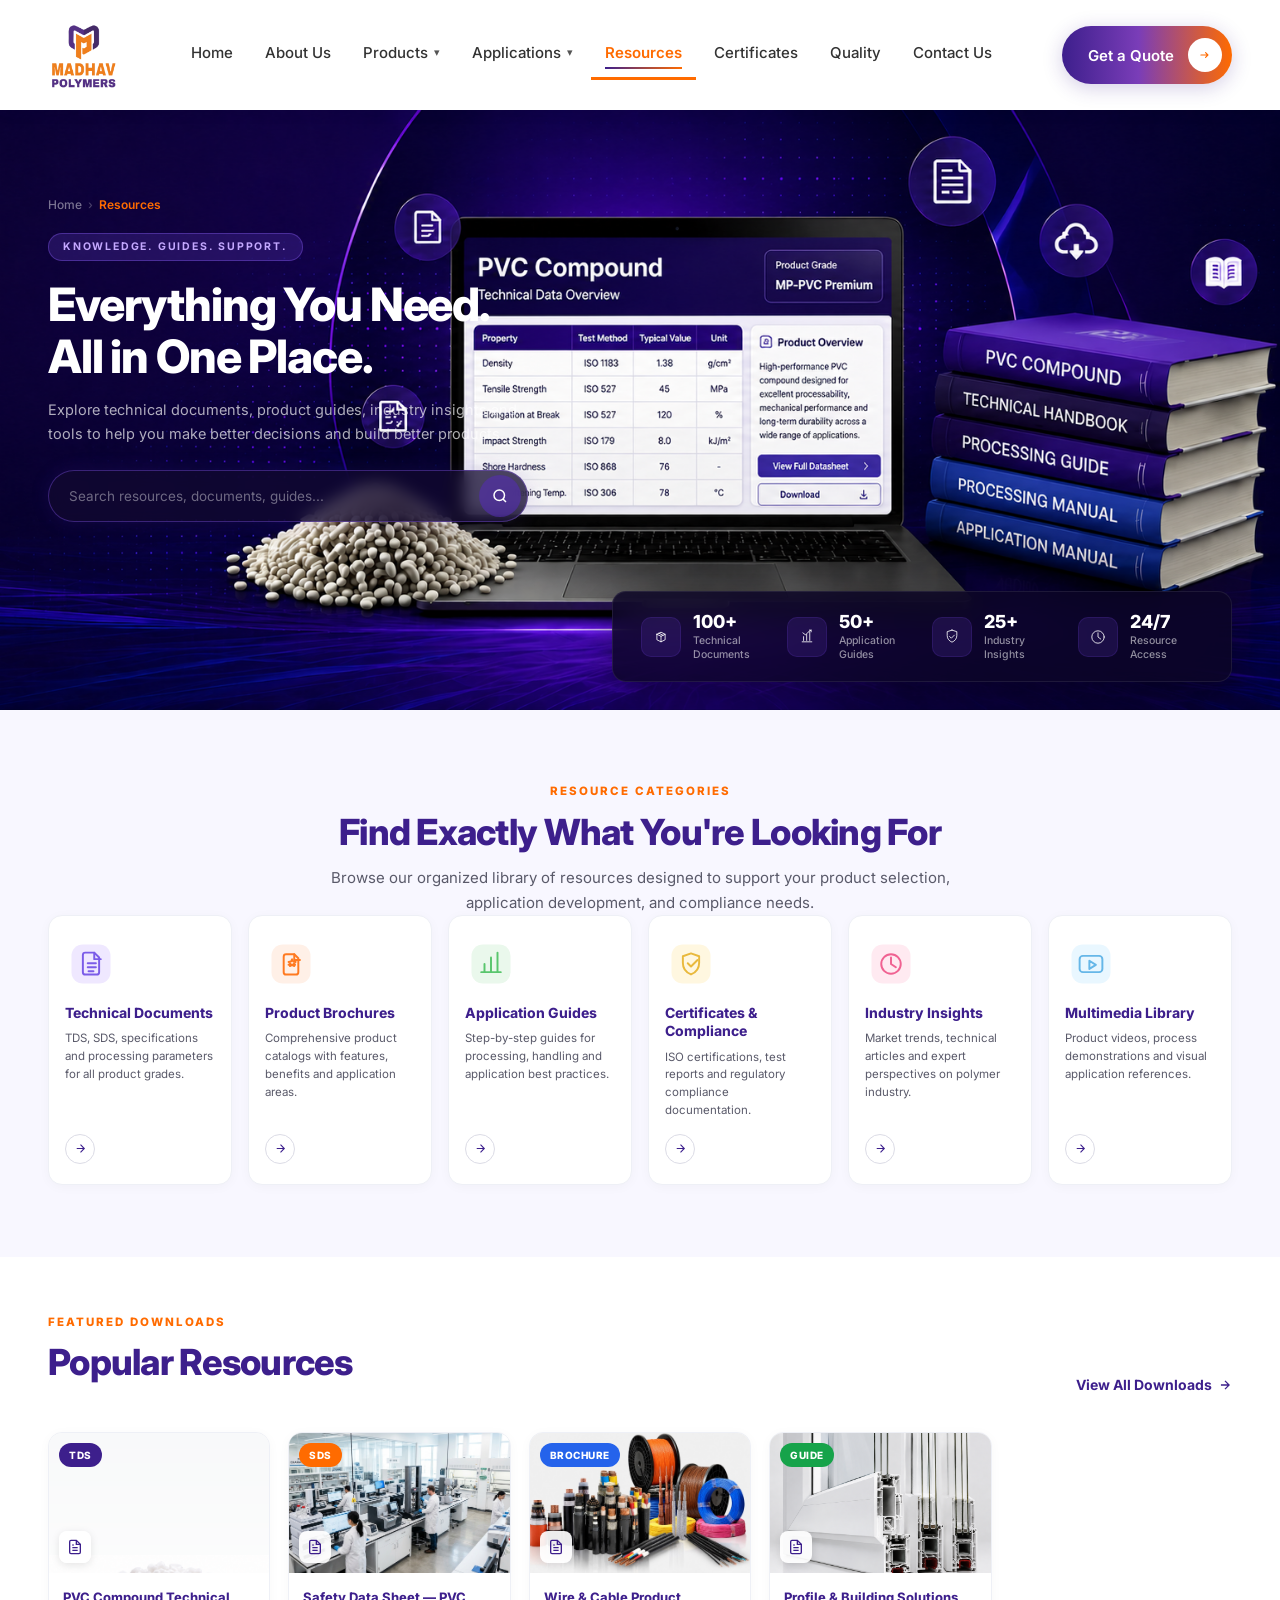
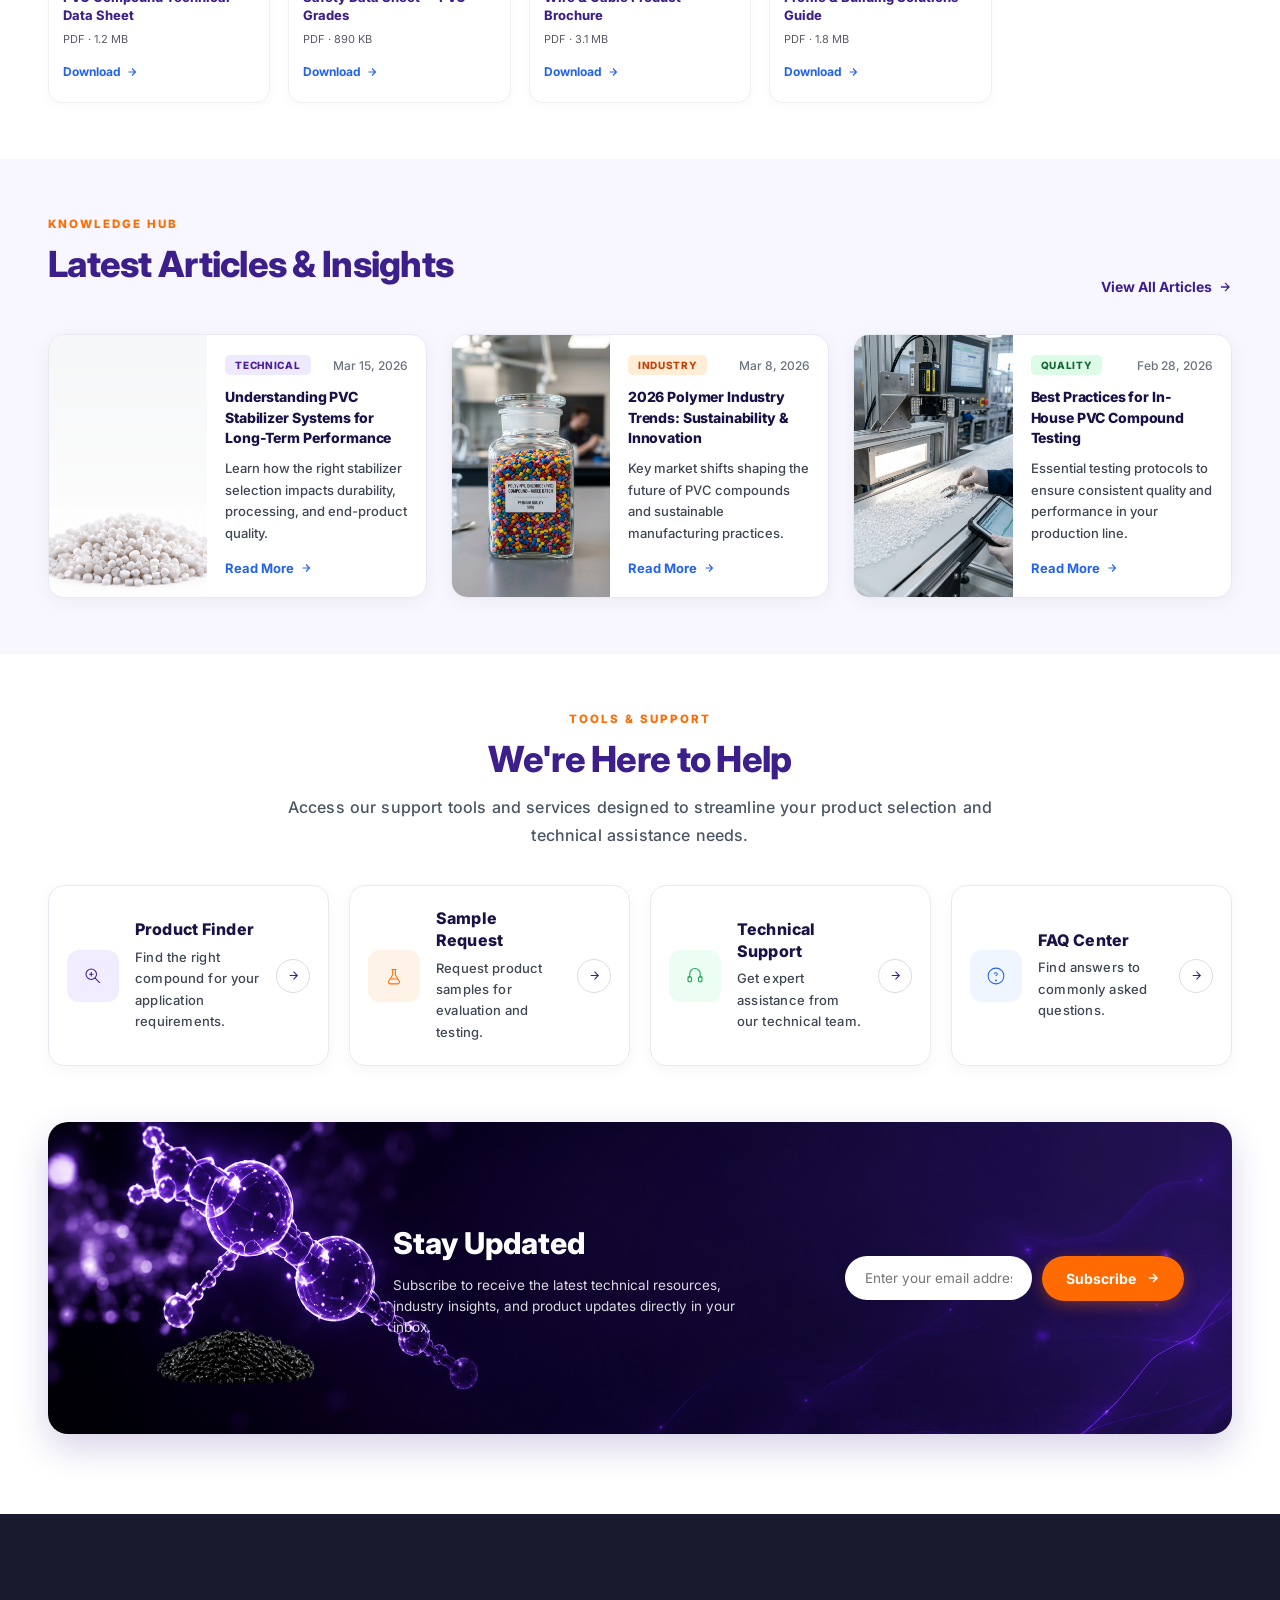
<file: resources.html>
<!DOCTYPE html>
<html lang="en">

<head>
  <meta charset="UTF-8" />
  <meta name="viewport" content="width=device-width, initial-scale=1.0" />
  <title>Resources – Madhav Polymers</title>
  <meta name="description"
    content="Access technical documents, product brochures, application guides, certificates, industry insights, and multimedia resources from Madhav Polymers." />
  <link rel="preconnect" href="https://fonts.googleapis.com" />
  <link rel="preconnect" href="https://fonts.gstatic.com" crossorigin />
  <link href="https://fonts.googleapis.com/css2?family=Inter:wght@400;500;600;700;800&display=swap" rel="stylesheet" />
  <link rel="stylesheet" href="style.css" />
  <link rel="stylesheet" href="animations.css" />
  <link rel="stylesheet" href="resources.css" />
</head>

<body class="res-page" data-page="resources">

  <div id="site-header"></div>

  <main>
    <!-- ========== HERO ========== -->
    <section class="res-hero" id="hero">
      <div class="res-hero-left">
        <nav class="res-breadcrumb" aria-label="Breadcrumb">
          <a href="index.html">Home</a>
          <span class="res-bc-sep">&#8250;</span>
          <span class="res-bc-active">Resources</span>
        </nav>

        <span class="res-hero-pill">Knowledge. Guides. Support.</span>

        <h1 class="res-hero-title">
          Everything You Need.<br>
          All in One Place.
        </h1>

        <p class="res-hero-desc">
          Explore technical documents, product guides, industry insights and tools to help you make better decisions and build better products.
        </p>

        <form class="res-search" role="search" aria-label="Search resources">
          <input type="search" placeholder="Search resources, documents, guides..." aria-label="Search resources" />
          <button type="submit" class="res-search-btn" aria-label="Search">
            <svg viewBox="0 0 24 24" aria-hidden="true">
              <circle cx="11" cy="11" r="7" />
              <path d="M20 20l-4-4" />
            </svg>
          </button>
        </form>
      </div>

      <div class="res-hero-stats-card">
        <div class="res-hero-stats-inner">
          <div class="res-hero-stat">
            <div class="res-hero-stat-icon">
              <img src="madhav_stats_icons_svg_pack/products_developed_box.svg" alt="" />
            </div>
            <div class="res-hero-stat-text">
              <h4>100+</h4>
              <p>Technical Documents</p>
            </div>
          </div>
          <div class="res-hero-stat">
            <div class="res-hero-stat-icon">
              <img src="madhav_stats_icons_svg_pack/annual_capacity_growth_chart.svg" alt="" />
            </div>
            <div class="res-hero-stat-text">
              <h4>50+</h4>
              <p>Application Guides</p>
            </div>
          </div>
          <div class="res-hero-stat">
            <div class="res-hero-stat-icon">
              <img src="madhav_stats_icons_svg_pack/quality_commitment_shield.svg" alt="" />
            </div>
            <div class="res-hero-stat-text">
              <h4>25+</h4>
              <p>Industry Insights</p>
            </div>
          </div>
          <div class="res-hero-stat">
            <div class="res-hero-stat-icon">
              <img src="madhav_stats_icons_svg_pack/resource_access_clock.svg" alt="" />
            </div>
            <div class="res-hero-stat-text">
              <h4>24/7</h4>
              <p>Resource Access</p>
            </div>
          </div>
        </div>
      </div>
    </section>

    <!-- ========== RESOURCE CATEGORIES ========== -->
    <section class="res-categories" id="categories">
      <div class="res-section-inner">
        <div class="text-center">
          <span class="res-section-label">Resource Categories</span>
          <h2 class="res-section-title">Find Exactly What You're Looking For</h2>
          <p class="res-section-desc">
            Browse our organized library of resources designed to support your product selection, application development, and compliance needs.
          </p>
        </div>

        <div class="res-cat-grid">
          <a href="#downloads" class="res-cat-card">
            <div class="res-cat-icon">
              <img src="madhav_resources_category_icons_svg_pack/01_technical_documents.svg" alt="" />
            </div>
            <h3>Technical Documents</h3>
            <p>TDS, SDS, specifications and processing parameters for all product grades.</p>
            <span class="res-cat-arrow" aria-hidden="true">
              <svg viewBox="0 0 24 24"><path d="M5 12h14M12 5l7 7-7 7"/></svg>
            </span>
          </a>

          <a href="#downloads" class="res-cat-card">
            <div class="res-cat-icon">
              <img src="madhav_resources_category_icons_svg_pack/02_product_brochures.svg" alt="" />
            </div>
            <h3>Product Brochures</h3>
            <p>Comprehensive product catalogs with features, benefits and application areas.</p>
            <span class="res-cat-arrow" aria-hidden="true">
              <svg viewBox="0 0 24 24"><path d="M5 12h14M12 5l7 7-7 7"/></svg>
            </span>
          </a>

          <a href="#downloads" class="res-cat-card">
            <div class="res-cat-icon">
              <img src="madhav_resources_category_icons_svg_pack/03_application_guides.svg" alt="" />
            </div>
            <h3>Application Guides</h3>
            <p>Step-by-step guides for processing, handling and application best practices.</p>
            <span class="res-cat-arrow" aria-hidden="true">
              <svg viewBox="0 0 24 24"><path d="M5 12h14M12 5l7 7-7 7"/></svg>
            </span>
          </a>

          <a href="certificates.html" class="res-cat-card">
            <div class="res-cat-icon">
              <img src="madhav_resources_category_icons_svg_pack/04_certificates_compliance.svg" alt="" />
            </div>
            <h3>Certificates &amp; Compliance</h3>
            <p>ISO certifications, test reports and regulatory compliance documentation.</p>
            <span class="res-cat-arrow" aria-hidden="true">
              <svg viewBox="0 0 24 24"><path d="M5 12h14M12 5l7 7-7 7"/></svg>
            </span>
          </a>

          <a href="#articles" class="res-cat-card">
            <div class="res-cat-icon">
              <img src="madhav_resources_category_icons_svg_pack/05_industry_insights.svg" alt="" />
            </div>
            <h3>Industry Insights</h3>
            <p>Market trends, technical articles and expert perspectives on polymer industry.</p>
            <span class="res-cat-arrow" aria-hidden="true">
              <svg viewBox="0 0 24 24"><path d="M5 12h14M12 5l7 7-7 7"/></svg>
            </span>
          </a>

          <a href="#tools" class="res-cat-card">
            <div class="res-cat-icon">
              <img src="madhav_resources_category_icons_svg_pack/06_multimedia_library.svg" alt="" />
            </div>
            <h3>Multimedia Library</h3>
            <p>Product videos, process demonstrations and visual application references.</p>
            <span class="res-cat-arrow" aria-hidden="true">
              <svg viewBox="0 0 24 24"><path d="M5 12h14M12 5l7 7-7 7"/></svg>
            </span>
          </a>
        </div>
      </div>
    </section>

    <!-- ========== POPULAR DOWNLOADS ========== -->
    <section class="res-downloads" id="downloads">
      <div class="res-section-inner res-section-inner--tight">
        <div class="res-section-head-row">
          <div>
            <span class="res-section-label">Featured Downloads</span>
            <h2 class="res-section-title">Popular Resources</h2>
          </div>
          <a href="#" class="res-view-all">
            View All Downloads
            <svg viewBox="0 0 24 24" aria-hidden="true"><path d="M5 12h14M12 5l7 7-7 7"/></svg>
          </a>
        </div>

        <div class="res-downloads-grid">
          <article class="res-dl-card">
            <div class="res-dl-img-wrap">
              <span class="res-dl-badge res-dl-badge--tds">TDS</span>
              <span class="res-dl-doc-icon" aria-hidden="true">
                <svg viewBox="0 0 24 24"><path d="M14 2H6a2 2 0 0 0-2 2v16a2 2 0 0 0 2 2h12a2 2 0 0 0 2-2V8z"/><path d="M14 2v6h6M16 13H8M16 17H8M10 9H8"/></svg>
              </span>
              <img src="white_pvc_pellets_card_cut_1024x1536.png" alt="PVC Compound pellets" loading="lazy" decoding="async" />
            </div>
            <div class="res-dl-body">
              <h3>PVC Compound Technical Data Sheet</h3>
              <p class="res-dl-meta">PDF · 1.2 MB</p>
              <a href="#" class="res-dl-link">
                Download
                <svg viewBox="0 0 24 24" aria-hidden="true"><path d="M5 12h14M12 5l7 7-7 7"/></svg>
              </a>
            </div>
          </article>

          <article class="res-dl-card">
            <div class="res-dl-img-wrap">
              <span class="res-dl-badge res-dl-badge--sds">SDS</span>
              <span class="res-dl-doc-icon" aria-hidden="true">
                <svg viewBox="0 0 24 24"><path d="M14 2H6a2 2 0 0 0-2 2v16a2 2 0 0 0 2 2h12a2 2 0 0 0 2-2V8z"/><path d="M14 2v6h6M16 13H8M16 17H8M10 9H8"/></svg>
              </span>
              <img src="testing-lab.png" alt="Laboratory testing" loading="lazy" decoding="async" />
            </div>
            <div class="res-dl-body">
              <h3>Safety Data Sheet — PVC Grades</h3>
              <p class="res-dl-meta">PDF · 890 KB</p>
              <a href="#" class="res-dl-link">
                Download
                <svg viewBox="0 0 24 24" aria-hidden="true"><path d="M5 12h14M12 5l7 7-7 7"/></svg>
              </a>
            </div>
          </article>

          <article class="res-dl-card">
            <div class="res-dl-img-wrap">
              <span class="res-dl-badge res-dl-badge--brochure">Brochure</span>
              <span class="res-dl-doc-icon" aria-hidden="true">
                <svg viewBox="0 0 24 24"><path d="M14 2H6a2 2 0 0 0-2 2v16a2 2 0 0 0 2 2h12a2 2 0 0 0 2-2V8z"/><path d="M14 2v6h6M16 13H8M16 17H8M10 9H8"/></svg>
              </span>
              <img src="Wire &amp; Cables.png" alt="Wire and cables" loading="lazy" decoding="async" />
            </div>
            <div class="res-dl-body">
              <h3>Wire &amp; Cable Product Brochure</h3>
              <p class="res-dl-meta">PDF · 3.1 MB</p>
              <a href="#" class="res-dl-link">
                Download
                <svg viewBox="0 0 24 24" aria-hidden="true"><path d="M5 12h14M12 5l7 7-7 7"/></svg>
              </a>
            </div>
          </article>

          <article class="res-dl-card">
            <div class="res-dl-img-wrap">
              <span class="res-dl-badge res-dl-badge--guide">Guide</span>
              <span class="res-dl-doc-icon" aria-hidden="true">
                <svg viewBox="0 0 24 24"><path d="M14 2H6a2 2 0 0 0-2 2v16a2 2 0 0 0 2 2h12a2 2 0 0 0 2-2V8z"/><path d="M14 2v6h6M16 13H8M16 17H8M10 9H8"/></svg>
              </span>
              <img src="upvc.png" alt="Profile and building" loading="lazy" decoding="async" />
            </div>
            <div class="res-dl-body">
              <h3>Profile &amp; Building Solutions Guide</h3>
              <p class="res-dl-meta">PDF · 1.8 MB</p>
              <a href="#" class="res-dl-link">
                Download
                <svg viewBox="0 0 24 24" aria-hidden="true"><path d="M5 12h14M12 5l7 7-7 7"/></svg>
              </a>
            </div>
          </article>
        </div>
      </div>
    </section>

    <!-- ========== KNOWLEDGE HUB ========== -->
    <section class="res-articles" id="articles">
      <div class="res-section-inner res-section-inner--tight">
        <div class="res-section-head-row">
          <div>
            <span class="res-section-label">Knowledge Hub</span>
            <h2 class="res-section-title">Latest Articles &amp; Insights</h2>
          </div>
          <a href="#" class="res-view-all">
            View All Articles
            <svg viewBox="0 0 24 24" aria-hidden="true"><path d="M5 12h14M12 5l7 7-7 7"/></svg>
          </a>
        </div>

        <div class="res-article-grid">
          <article class="res-article-card">
            <div class="res-article-thumb">
              <img src="white_pvc_pellets_card_cut_1024x1536.png" alt="PVC stabilizers" loading="lazy" decoding="async" />
            </div>
            <div class="res-article-body">
              <div class="res-article-meta">
                <span class="res-article-tag res-article-tag--tech">Technical</span>
                <span class="res-article-date">Mar 15, 2026</span>
              </div>
              <h3>Understanding PVC Stabilizer Systems for Long-Term Performance</h3>
              <p>Learn how the right stabilizer selection impacts durability, processing, and end-product quality.</p>
              <a href="#" class="res-read-more">
                Read More
                <svg viewBox="0 0 24 24" aria-hidden="true"><path d="M5 12h14M12 5l7 7-7 7"/></svg>
              </a>
            </div>
          </article>

          <article class="res-article-card">
            <div class="res-article-thumb">
              <img src="batch-control.png" alt="Industry trends" loading="lazy" decoding="async" />
            </div>
            <div class="res-article-body">
              <div class="res-article-meta">
                <span class="res-article-tag res-article-tag--industry">Industry</span>
                <span class="res-article-date">Mar 8, 2026</span>
              </div>
              <h3>2026 Polymer Industry Trends: Sustainability &amp; Innovation</h3>
              <p>Key market shifts shaping the future of PVC compounds and sustainable manufacturing practices.</p>
              <a href="#" class="res-read-more">
                Read More
                <svg viewBox="0 0 24 24" aria-hidden="true"><path d="M5 12h14M12 5l7 7-7 7"/></svg>
              </a>
            </div>
          </article>

          <article class="res-article-card">
            <div class="res-article-thumb">
              <img src="final-check.png" alt="Lab best practices" loading="lazy" decoding="async" />
            </div>
            <div class="res-article-body">
              <div class="res-article-meta">
                <span class="res-article-tag res-article-tag--quality">Quality</span>
                <span class="res-article-date">Feb 28, 2026</span>
              </div>
              <h3>Best Practices for In-House PVC Compound Testing</h3>
              <p>Essential testing protocols to ensure consistent quality and performance in your production line.</p>
              <a href="#" class="res-read-more">
                Read More
                <svg viewBox="0 0 24 24" aria-hidden="true"><path d="M5 12h14M12 5l7 7-7 7"/></svg>
              </a>
            </div>
          </article>
        </div>
      </div>
    </section>

    <!-- ========== TOOLS & SUPPORT ========== -->
    <section class="res-tools" id="tools">
      <div class="res-section-inner res-section-inner--tight">
        <div class="text-center">
          <span class="res-section-label">Tools &amp; Support</span>
          <h2 class="res-section-title">We're Here to Help</h2>
          <p class="res-section-desc">
            Access our support tools and services designed to streamline your product selection and technical assistance needs.
          </p>
        </div>

        <div class="res-tools-grid">
          <a href="products.html" class="res-tool-card">
            <div class="res-tool-icon res-tool-icon--purple">
              <img src="madhav_resources_support_icons_svg_pack/product_finder.svg" alt="" />
            </div>
            <div class="res-tool-text">
              <h3>Product Finder</h3>
              <p>Find the right compound for your application requirements.</p>
            </div>
            <span class="res-tool-arrow" aria-hidden="true">
              <svg viewBox="0 0 24 24"><path d="M5 12h14M12 5l7 7-7 7"/></svg>
            </span>
          </a>

          <a href="contact-us.html" class="res-tool-card">
            <div class="res-tool-icon res-tool-icon--orange">
              <img src="madhav_resources_support_icons_svg_pack/sample_request.svg" alt="" />
            </div>
            <div class="res-tool-text">
              <h3>Sample Request</h3>
              <p>Request product samples for evaluation and testing.</p>
            </div>
            <span class="res-tool-arrow" aria-hidden="true">
              <svg viewBox="0 0 24 24"><path d="M5 12h14M12 5l7 7-7 7"/></svg>
            </span>
          </a>

          <a href="contact-us.html" class="res-tool-card">
            <div class="res-tool-icon res-tool-icon--green">
              <img src="madhav_resources_support_icons_svg_pack/technical_support.svg" alt="" />
            </div>
            <div class="res-tool-text">
              <h3>Technical Support</h3>
              <p>Get expert assistance from our technical team.</p>
            </div>
            <span class="res-tool-arrow" aria-hidden="true">
              <svg viewBox="0 0 24 24"><path d="M5 12h14M12 5l7 7-7 7"/></svg>
            </span>
          </a>

          <a href="#" class="res-tool-card">
            <div class="res-tool-icon res-tool-icon--blue">
              <img src="madhav_resources_support_icons_svg_pack/faq_center.svg" alt="" />
            </div>
            <div class="res-tool-text">
              <h3>FAQ Center</h3>
              <p>Find answers to commonly asked questions.</p>
            </div>
            <span class="res-tool-arrow" aria-hidden="true">
              <svg viewBox="0 0 24 24"><path d="M5 12h14M12 5l7 7-7 7"/></svg>
            </span>
          </a>
        </div>
      </div>
    </section>

    <!-- ========== NEWSLETTER ========== -->
    <section class="res-newsletter-section" id="newsletter">
      <div class="res-newsletter">
        <div class="res-newsletter-art" aria-hidden="true">
          <img src="Untitled design-1.png" alt="" loading="lazy" decoding="async" />
        </div>
        <div class="res-newsletter-copy">
          <h2>Stay Updated</h2>
          <p>Subscribe to receive the latest technical resources, industry insights, and product updates directly in your inbox.</p>
        </div>
        <form class="res-newsletter-form" action="#" method="post">
          <input type="email" name="email" placeholder="Enter your email address" required aria-label="Email address" />
          <button type="submit">
            Subscribe
            <svg viewBox="0 0 24 24" aria-hidden="true"><path d="M5 12h14M12 5l7 7-7 7"/></svg>
          </button>
        </form>
      </div>
    </section>
  </main>

  <div id="site-footer"></div>

  <script src="layout.js"></script>
  <script src="animations.js"></script>
  <script src="form-mail.js"></script>
  <script src="script.js"></script>
  <script src="resources.js"></script>
</body>

</html>
</file>
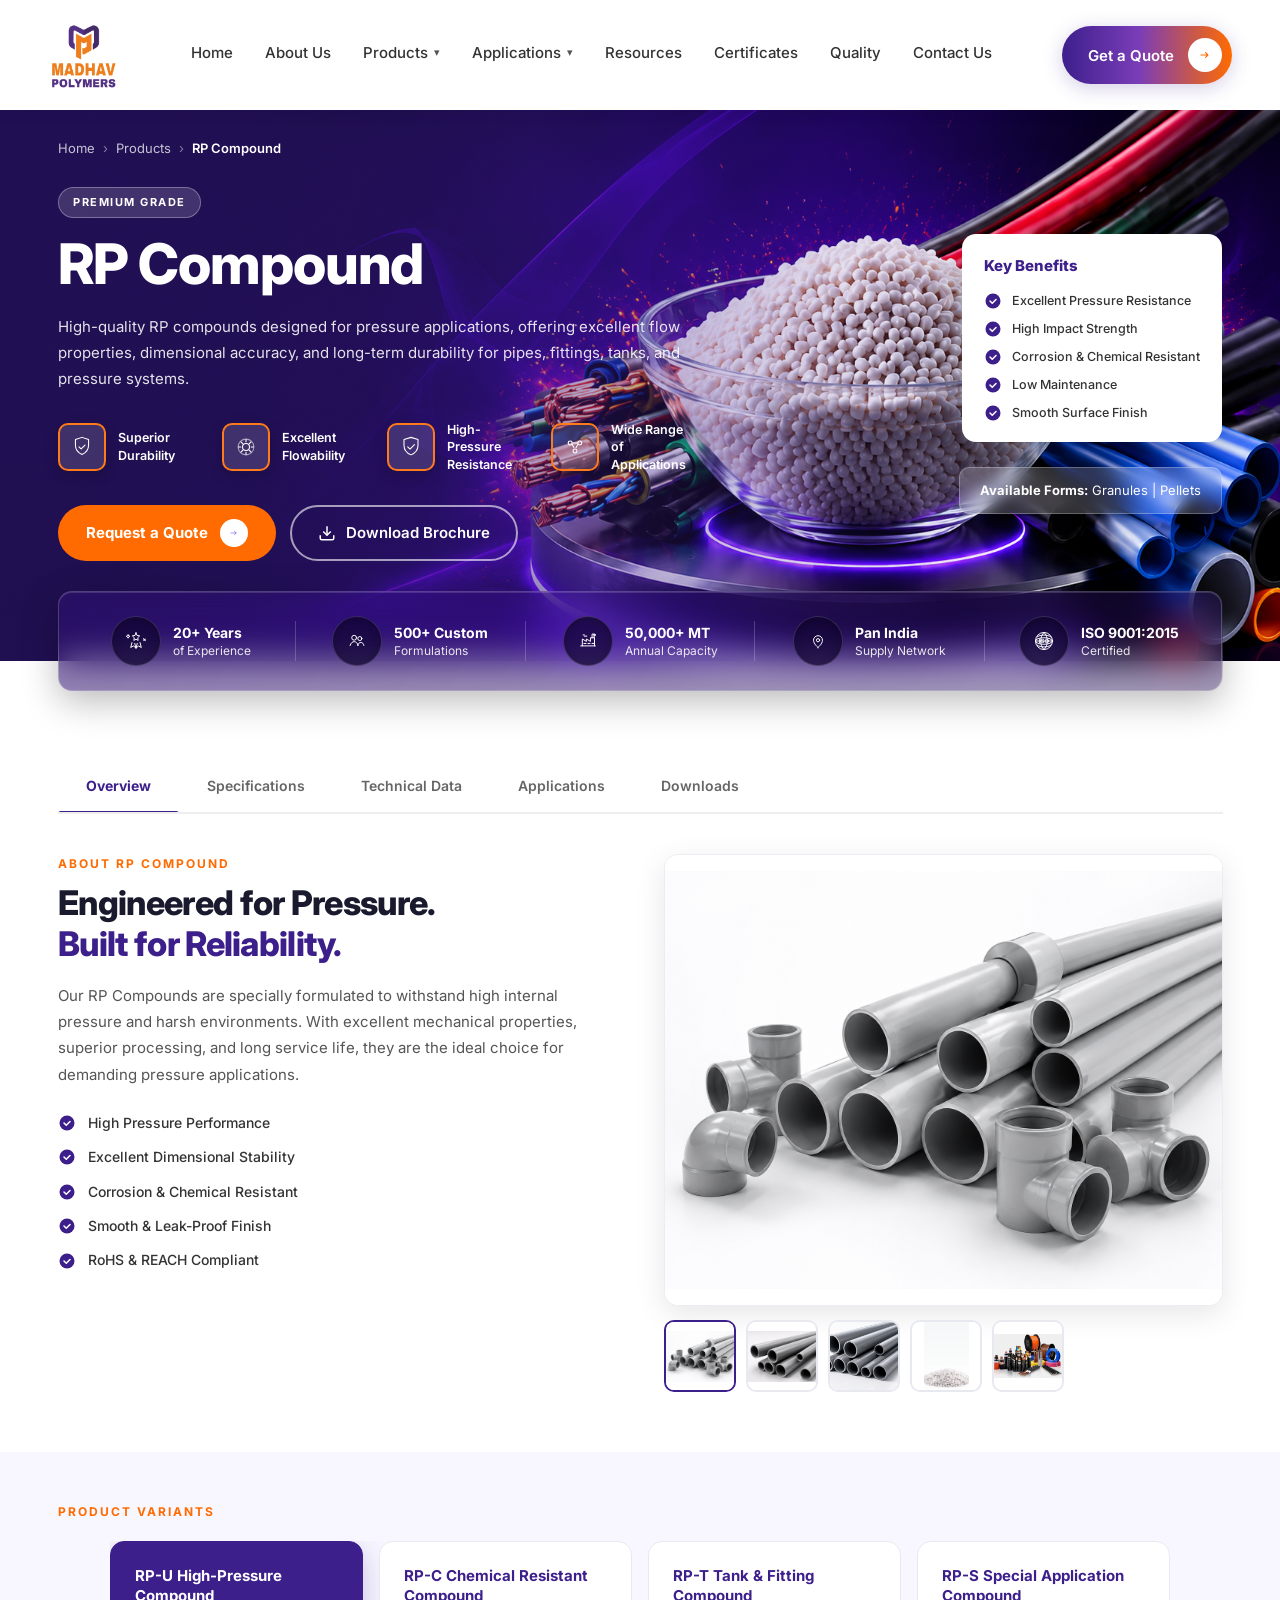
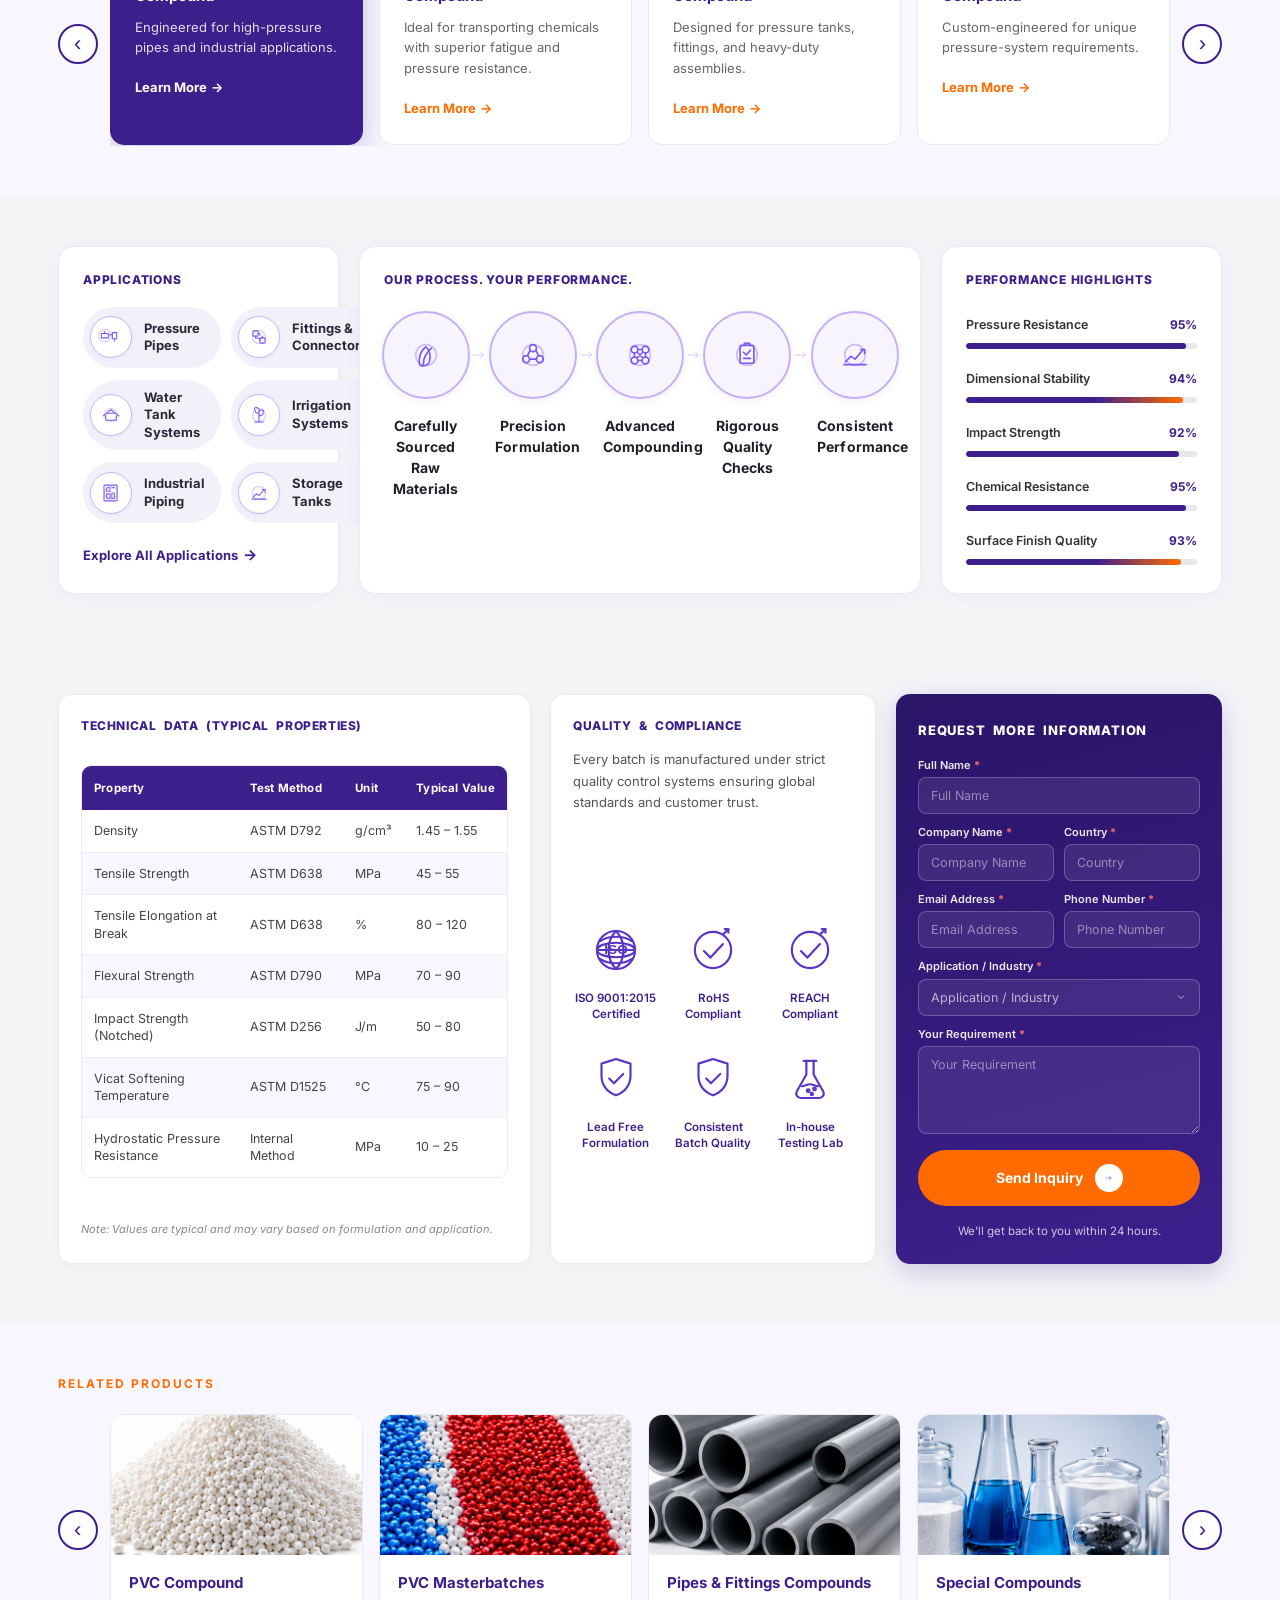
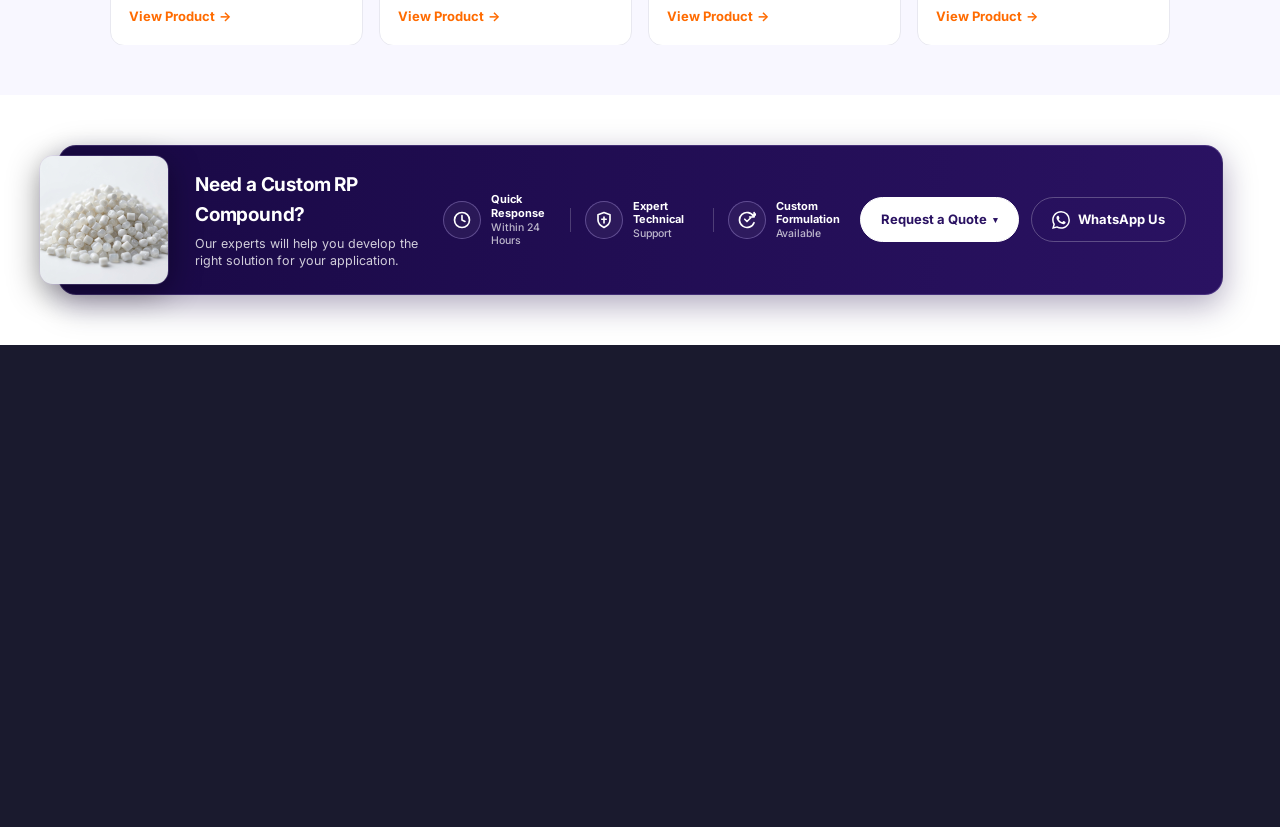
<file: rp-compound-details.html>
<!DOCTYPE html>
<html lang="en">
<head>
  <meta charset="UTF-8" />
  <meta name="viewport" content="width=device-width, initial-scale=1.0" />
  <title>RP Compound – Madhav Polymers</title>
  <meta name="description" content="Pressure-resistant RP Compounds for pipes, fittings, tanks, irrigation, and industrial applications." />
  <meta http-equiv="refresh" content="0; url=product-details.html?product=rp-compound" />
</head>
<body>
  <p>Opening the <a href="product-details.html?product=rp-compound">RP Compound product details page</a>…</p>
  <script>window.location.replace('product-details.html?product=rp-compound');</script>
</body>
</html>
</file>
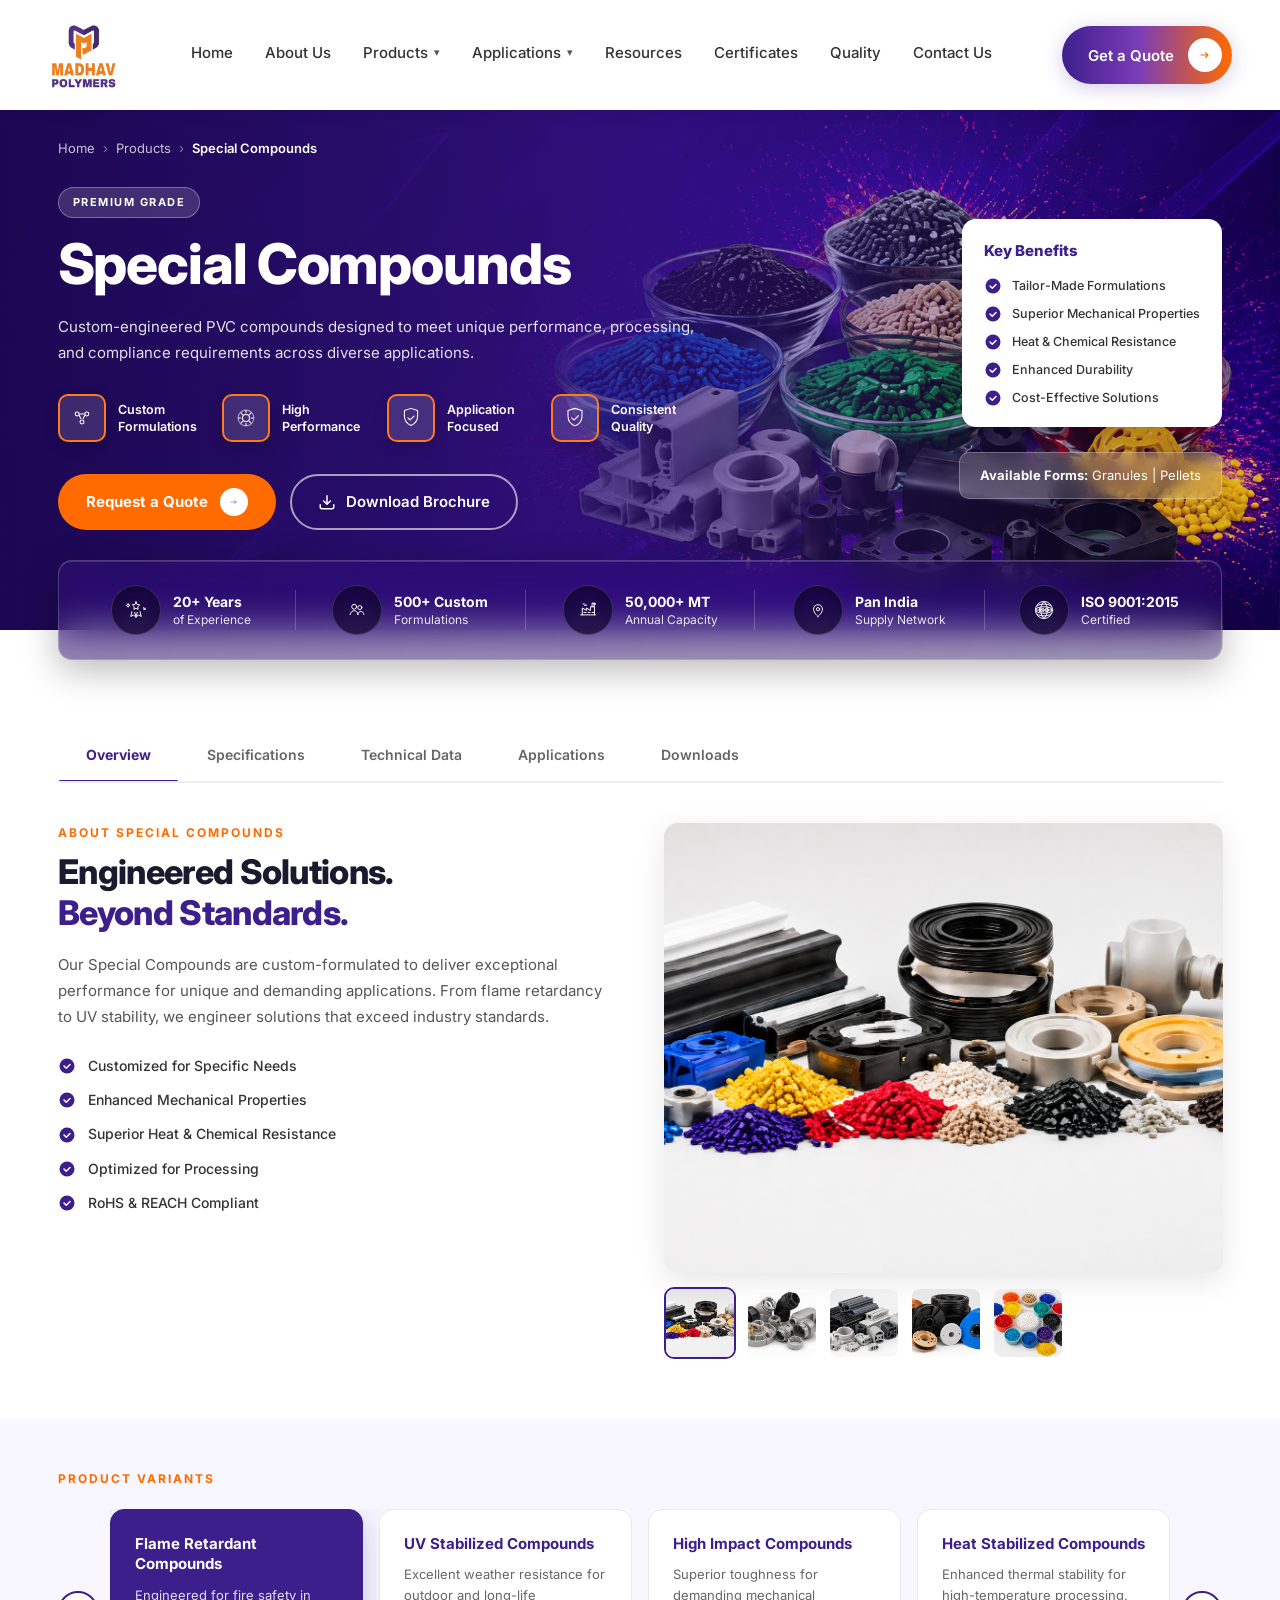
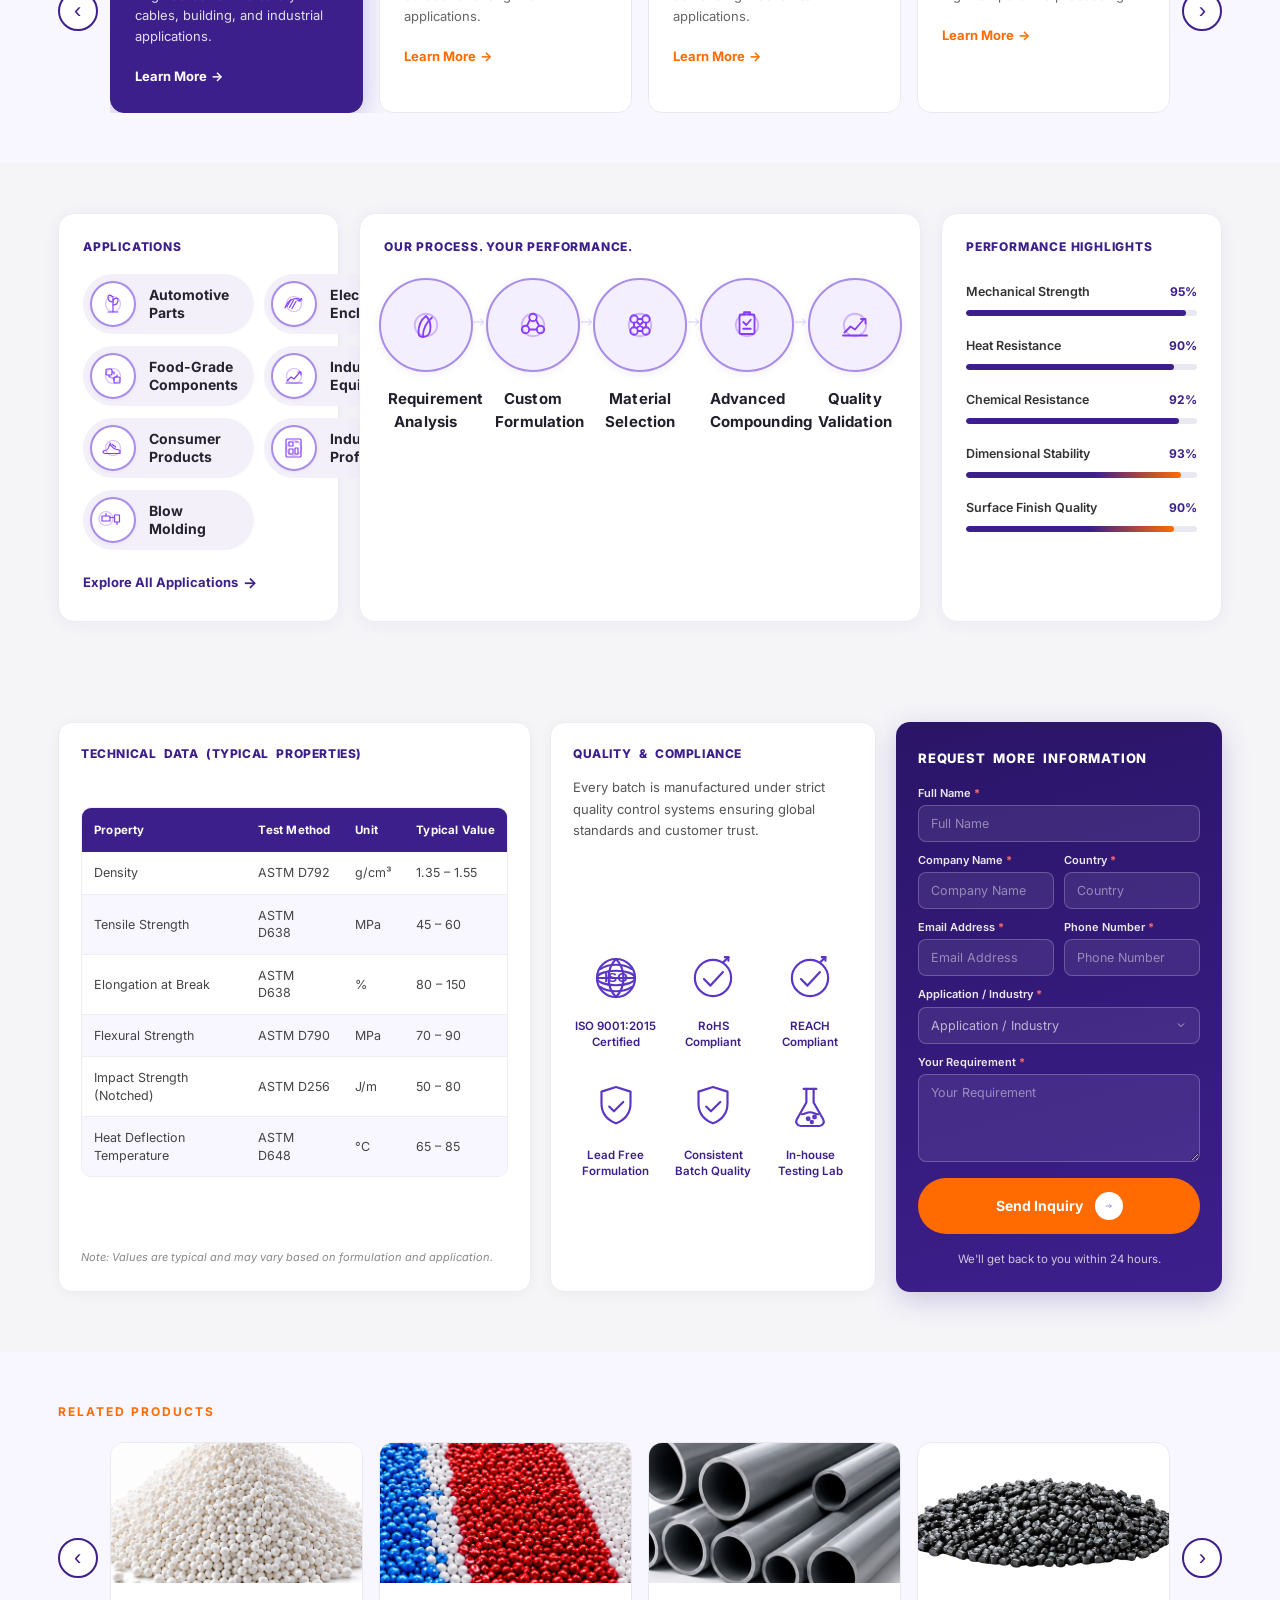
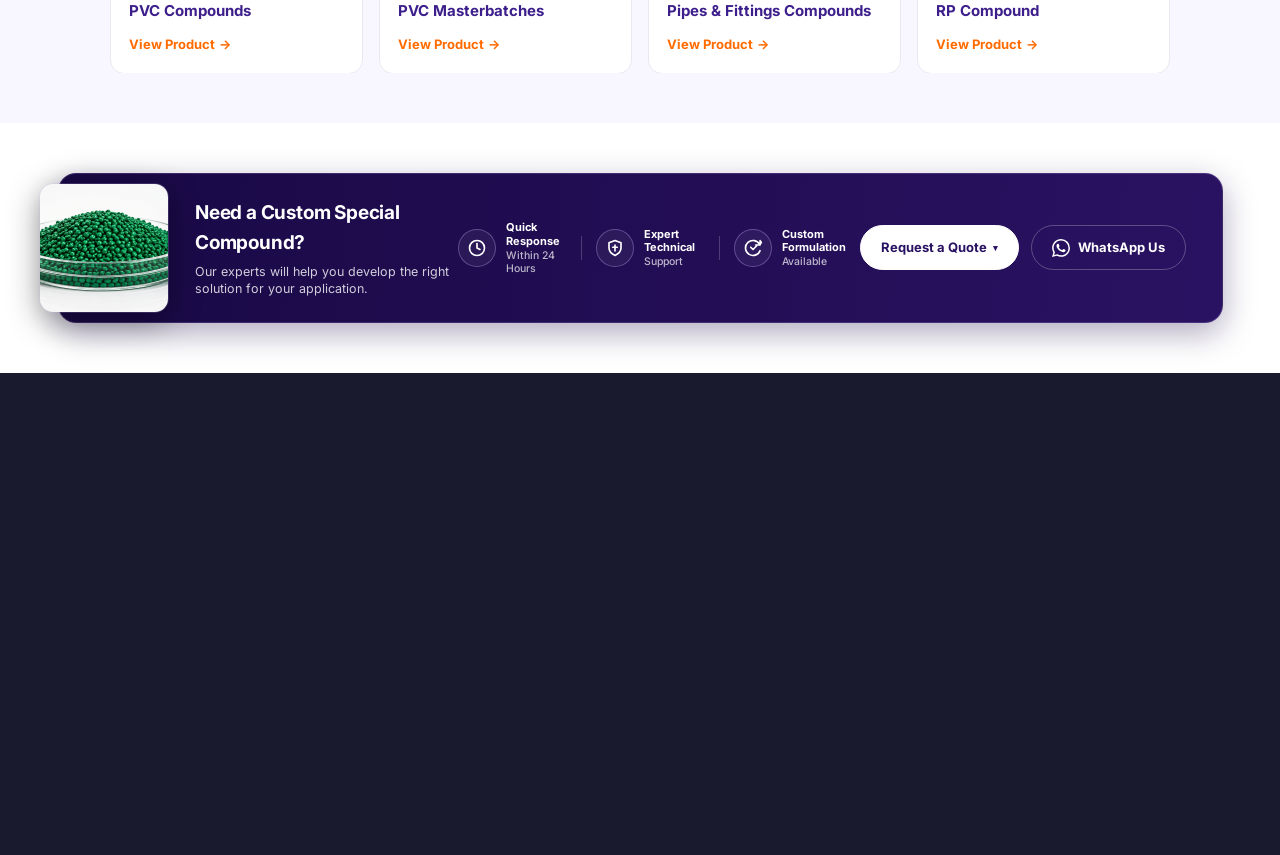
<file: special-compounds-details.html>
<!DOCTYPE html>
<html lang="en">
<head>
  <meta charset="UTF-8" />
  <meta name="viewport" content="width=device-width, initial-scale=1.0" />
  <title>Special Compounds – Madhav Polymers</title>
  <meta name="description" content="Custom-engineered special PVC compounds with superior mechanical properties, heat resistance, and application-focused performance." />
  <meta http-equiv="refresh" content="0; url=product-details.html?product=special-compounds" />
</head>
<body>
  <p>Opening the <a href="product-details.html?product=special-compounds">Special Compounds product details page</a>…</p>
  <script>window.location.replace('product-details.html?product=special-compounds');</script>
</body>
</html>
</file>
<file: style.css>
/* ============================================
   MADHAV POLYMERS - Main Stylesheet
   Colors: Orange #FF6B00, Purple #3D1F8C
   ============================================ */

*, *::before, *::after { box-sizing: border-box; margin: 0; padding: 0; }

:root {
  --orange: #FF6B00;
  --purple: #3D1F8C;
  --purple-light: #5a35c4;
  --dark: #1a1a2e;
  --text: #2d2d2d;
  --text-light: #666;
  --bg-light: #f8f7ff;
  --white: #ffffff;
  --font: 'Inter', sans-serif;
  --header-height: 110px;
}

html { scroll-behavior: smooth; }

body {
  font-family: var(--font);
  color: var(--text);
  line-height: 1.6;
  overflow-x: hidden;
  background: var(--white);
}

.container {
  max-width: 1240px;
  margin: 0 auto;
  padding: 0 24px;
}

img { max-width: 100%; height: auto; display: block; }
a { text-decoration: none; color: inherit; }
ul { list-style: none; }

/* ---- Utilities ---- */
.orange { color: var(--orange); }
.purple { color: var(--purple); }
.section-label {
  font-size: 12px;
  font-weight: 700;
  letter-spacing: 2px;
  color: var(--orange);
  text-transform: uppercase;
  margin-bottom: 10px;
}
.section-label.center { text-align: center; }
.view-all {
  display: inline-flex;
  align-items: center;
  gap: 6px;
  color: var(--text);
  font-weight: 600;
  font-size: 14px;
  margin-top: 18px;
  transition: color 0.2s;
}
.view-all:hover { color: var(--orange); }

/* ============================================
   HEADER / NAVBAR
   ============================================ */
.header {
  position: fixed;
  top: 0; left: 0; right: 0;
  z-index: 1000;
  background: var(--white);
  box-shadow: 0 2px 16px rgba(0, 0, 0, 0.06);
  height: var(--header-height);
}
.header.header-scrolled {
  box-shadow: 0 4px 24px rgba(0, 0, 0, 0.1);
}
.header .nav-container {
  max-width: 1440px;
  padding: 0 48px;
}
.nav-container {
  display: flex;
  align-items: center;
  justify-content: space-between;
  height: var(--header-height);
  gap: 32px;
}

/* Logo */
.logo {
  display: flex;
  align-items: center;
  flex-shrink: 0;
  line-height: 0;
}
.logo-img {
  height: 72px;
  width: auto;
  max-width: 240px;
  object-fit: contain;
  display: block;
}

/* Nav */
.nav-menu { flex: 1; display: flex; justify-content: center; }
.nav-list {
  display: flex;
  align-items: center;
  gap: 4px;
  justify-content: center;
}
.nav-list li { position: relative; }
.nav-link {
  display: inline-flex;
  align-items: center;
  gap: 4px;
  padding: 10px 14px 12px;
  font-size: 15px;
  font-weight: 500;
  color: #333333;
  border-bottom: 3px solid transparent;
  transition: color 0.2s, border-color 0.2s;
  white-space: nowrap;
}
.nav-link:hover { color: var(--orange); }
.nav-link.active {
  color: var(--orange);
  font-weight: 600;
  border-bottom-color: var(--orange);
}
.arrow {
  font-size: 11px;
  color: #555;
  margin-left: 2px;
  line-height: 1;
}

/* Dropdown */
.dropdown {
  display: none;
  position: absolute;
  top: calc(100% + 4px);
  left: 0;
  background: var(--white);
  border: 1px solid #eee;
  border-radius: 8px;
  box-shadow: 0 8px 30px rgba(0,0,0,0.12);
  min-width: 180px;
  padding: 6px 0;
  z-index: 100;
}
.dropdown li a {
  display: block;
  padding: 9px 18px;
  font-size: 13.5px;
  color: var(--text);
  transition: background 0.15s, color 0.15s;
}
.dropdown li a:hover { background: #fef3e9; color: var(--orange); }
.has-dropdown:hover .dropdown { display: block; }

.btn-quote {
  display: inline-flex;
  align-items: center;
  gap: 14px;
  background: linear-gradient(90deg, var(--purple) 0%, #7a3db8 45%, var(--orange) 100%);
  color: var(--white);
  padding: 12px 10px 12px 26px;
  border-radius: 50px;
  border: none;
  font-family: var(--font);
  font-size: 15px;
  font-weight: 600;
  white-space: nowrap;
  flex-shrink: 0;
  cursor: pointer;
  transition: transform 0.2s, box-shadow 0.2s, filter 0.2s;
  box-shadow: 0 4px 20px rgba(61, 31, 140, 0.22);
}
.btn-quote:hover {
  transform: translateY(-1px);
  box-shadow: 0 6px 24px rgba(255, 107, 0, 0.3);
  filter: brightness(1.05);
}
.btn-quote-icon {
  width: 34px;
  height: 34px;
  background: var(--white);
  border-radius: 50%;
  display: flex;
  align-items: center;
  justify-content: center;
  flex-shrink: 0;
}

.hamburger {
  display: none;
  flex-direction: column;
  gap: 5px;
  background: none;
  border: none;
  cursor: pointer;
  padding: 4px;
}
.hamburger span {
  display: block;
  width: 24px;
  height: 2.5px;
  background: var(--text);
  border-radius: 2px;
  transition: all 0.3s;
}

/* ============================================
   HERO SECTION
   ============================================ */
.hero {
  margin-top: var(--header-height);
  padding: 0;
  background: var(--white);
  position: relative;
}

.hero-wrap {
  position: relative;
  width: 100%;
  line-height: 0;
  min-height: 560px;
}

.hero-banner-img {
  width: 100%;
  height: 100%;
  min-height: 560px;
  display: block;
  object-fit: cover;
  object-position: center right;
}

.hero-left {
  position: absolute;
  top: 50%;
  left: 0;
  transform: translateY(-50%);
  width: 52%;
  max-width: 680px;
  padding: 48px 32px 48px clamp(28px, 5vw, 88px);
  z-index: 2;
  line-height: 1.6;
}

.hero-trust {
  display: flex;
  align-items: center;
  gap: 12px;
  margin-bottom: 24px;
}
.hero-trust-line {
  flex: 0 0 28px;
  height: 2px;
  background: linear-gradient(90deg, var(--purple), var(--orange));
}
.hero-trust-logo {
  width: 44px;
  height: 44px;
  object-fit: contain;
  flex-shrink: 0;
}
.hero-trust-text {
  font-size: 14px;
  font-weight: 700;
  letter-spacing: 0.4px;
  color: var(--purple);
  line-height: 1.3;
  white-space: nowrap;
}

.hero-title {
  font-size: clamp(34px, 4.5vw, 54px);
  font-weight: 800;
  color: var(--purple);
  line-height: 1.12;
  margin-bottom: 22px;
  letter-spacing: -0.02em;
}
.hero-title .orange { color: var(--orange); }

.hero-desc {
  font-size: 17px;
  color: #4a4a68;
  max-width: 480px;
  margin-bottom: 32px;
  line-height: 1.75;
}

.hero-badges {
  display: flex;
  gap: 28px;
  margin-bottom: 36px;
  flex-wrap: wrap;
}
.badge {
  display: flex;
  align-items: center;
  gap: 12px;
  font-size: 14px;
  font-weight: 600;
  color: var(--purple);
  line-height: 1.45;
}
.badge-icon {
  width: 46px;
  height: 46px;
  border: 1.5px solid #ddd;
  border-radius: 10px;
  display: flex;
  align-items: center;
  justify-content: center;
  flex-shrink: 0;
  background: #fafafa;
}
.badge-icon svg {
  width: 24px;
  height: 24px;
}

.hero-cta {
  display: flex;
  gap: 18px;
  flex-wrap: wrap;
}
.btn-primary {
  display: inline-flex;
  align-items: center;
  gap: 10px;
  background: var(--orange);
  color: var(--white);
  padding: 15px 30px;
  border-radius: 50px;
  font-size: 15px;
  font-weight: 700;
  transition: all 0.2s;
  box-shadow: 0 4px 18px rgba(255,107,0,0.3);
}
.btn-primary:hover { background: #e05e00; transform: translateY(-2px); box-shadow: 0 6px 22px rgba(255,107,0,0.4); }

.btn-outline {
  display: inline-flex;
  align-items: center;
  gap: 10px;
  background: var(--white);
  color: var(--purple);
  padding: 14px 28px;
  border-radius: 50px;
  font-size: 15px;
  font-weight: 600;
  border: 2px solid var(--purple);
  transition: all 0.2s;
}
.btn-outline:hover { border-color: var(--orange); color: var(--orange); }

/* ============================================
   HERO RIGHT — Exact Diagonal Collage
   Matches reference: 4-image diamond layout
   with orange block (top-right) & purple
   triangle (bottom-left)
   ============================================ */
.hero-right {
  display: none;
}

/* ---- Outer wrapper: full size ---- */
.hero-collage {
  width: 100%;
  height: 100%;
  position: relative;
  display: flex;
  flex-direction: column;
}

/* ---- Each row takes 50% height ---- */
.collage-row {
  flex: 1;
  display: flex;
  position: relative;
}

/* ---- Every image cell ---- */
.hc-cell {
  flex: 1;
  position: relative;
  overflow: hidden;
}
.hc-cell img {
  width: 100%;
  height: 100%;
  object-fit: cover;
  display: block;
  transition: transform 0.5s ease;
}
.hc-cell:hover img { transform: scale(1.06); }

/* ============================================
   TOP ROW — diagonal cuts
   TL: straight left edge, diagonal right edge
   TR: diagonal left edge, straight right edge
   ============================================ */
.hc-tl {
  /* Cuts bottom-right corner diagonally toward TR */
  clip-path: polygon(0% 0%, 100% 0%, 82% 100%, 0% 100%);
  z-index: 1;
}
.hc-tr {
  /* Cuts bottom-left corner so it meets TL cut */
  clip-path: polygon(18% 0%, 100% 0%, 100% 100%, 0% 100%);
  z-index: 1;
}

/* ============================================
   BOTTOM ROW — diagonal cuts (mirror of top)
   BL: straight left edge, diagonal right edge
   BR: diagonal left edge, straight right edge
   ============================================ */
.hc-bl {
  /* Cuts top-right corner diagonally */
  clip-path: polygon(0% 0%, 82% 0%, 100% 100%, 0% 100%);
  z-index: 1;
}
.hc-br {
  /* Cuts top-left corner so it meets BL cut */
  clip-path: polygon(0% 0%, 100% 0%, 100% 100%, 18% 100%);
  z-index: 1;
}

/* ============================================
   ORANGE SOLID BLOCK — top-right corner
   Sits above the pipes image, pure orange fill
   ============================================ */
.hc-orange-block {
  position: absolute;
  top: 0;
  right: 0;
  width: 14%;
  height: 50%;
  background: var(--orange);
  clip-path: polygon(0% 0%, 100% 0%, 100% 100%);
  z-index: 4;
  pointer-events: none;
}

/* ============================================
   PURPLE TRIANGLE — bottom-left corner
   Sits above the cables image
   ============================================ */
.hc-purple-block {
  position: absolute;
  bottom: 0;
  left: 0;
  width: 20%;
  height: 50%;
  background: var(--purple);
  clip-path: polygon(0% 0%, 0% 100%, 100% 100%);
  z-index: 4;
  pointer-events: none;
}

/* ============================================
   WHITE DIAGONAL DIVIDERS between images
   Horizontal divider (between top and bottom rows)
   Vertical divider (between left and right cells)
   ============================================ */
.hc-divider-h {
  position: absolute;
  top: 50%;
  left: 0;
  right: 0;
  height: 5px;
  background: var(--white);
  transform: translateY(-50%) rotate(-2deg);
  z-index: 5;
  pointer-events: none;
}
.hc-divider-v {
  position: absolute;
  top: 0;
  bottom: 0;
  left: 50%;
  width: 5px;
  background: var(--white);
  transform: translateX(-50%) skewY(-5deg);
  z-index: 5;
  pointer-events: none;
}

/* Left white wedge — separates hero-left from collage */
.hero-right::before {
  content: '';
  position: absolute;
  top: 0;
  left: -1px;
  width: 80px;
  height: 100%;
  background: var(--white);
  clip-path: polygon(0 0, 100% 0, 0 100%);
  z-index: 10;
}

/* ============================================
   PRODUCTS SECTION
   ============================================ */
.products-section {
  padding: 80px 0;
  background: #f5f5f7;
  width: 100%;
  word-spacing: 0.08em;
}

.products-grid {
  display: grid;
  grid-template-columns: minmax(320px, 380px) repeat(4, minmax(0, 1fr));
  gap: 16px;
  align-items: stretch;
  width: 100%;
  max-width: 100%;
  margin: 0 auto;
  padding: 0 28px;
}

.products-heading {
  min-width: 0;
}

.products-heading .section-label {
  letter-spacing: 2.5px;
  word-spacing: normal;
}

.products-heading h2 {
  display: flex;
  flex-direction: column;
  font-size: 28px;
  font-weight: 800;
  line-height: 1.35;
  margin-bottom: 16px;
  color: var(--dark);
  letter-spacing: 0.01em;
}
.heading-line {
  display: block;
  white-space: nowrap;
}
.products-desc {
  display: flex;
  flex-direction: column;
  font-size: 14.5px;
  color: #45455a;
  line-height: 1.75;
  margin-bottom: 4px;
  font-weight: 400;
}
.desc-line {
  display: block;
  white-space: nowrap;
}
.products-heading .view-all {
  color: var(--purple);
  font-weight: 700;
  font-size: 14px;
  margin-top: 22px;
  word-spacing: 0.06em;
}
.products-heading .view-all:hover { color: var(--orange); }

.product-card {
  background: var(--white);
  border-radius: 18px;
  overflow: hidden;
  box-shadow: 0 4px 20px rgba(0, 0, 0, 0.06);
  display: flex;
  flex-direction: column;
}

.product-card-top {
  padding: 24px 22px 18px;
  flex: 1;
  display: flex;
  flex-direction: column;
}
.product-card-icon {
  width: 54px;
  height: 54px;
  margin-bottom: 16px;
  flex-shrink: 0;
}
.product-card-icon img {
  width: 54px;
  height: 54px;
  display: block;
}

.product-card h3 {
  font-size: 17px;
  font-weight: 800;
  color: var(--dark);
  margin-bottom: 12px;
  line-height: 1.35;
  min-height: 2.7em;
  letter-spacing: 0.02em;
}
.product-card p {
  font-size: 13.5px;
  color: #45455a;
  line-height: 1.75;
  margin-bottom: 16px;
  flex: 1;
  min-height: 5.25em;
}
.learn-more {
  font-size: 13.5px;
  font-weight: 700;
  display: inline-flex;
  align-items: center;
  gap: 5px;
  transition: gap 0.2s;
  margin-top: auto;
  word-spacing: 0.04em;
}
.purple-accent .learn-more { color: var(--purple); }
.orange-accent .learn-more { color: var(--orange); }
.learn-more:hover { gap: 10px; }

.product-card--bg {
  position: relative;
  background-image: var(--card-bg);
  background-repeat: no-repeat;
  background-position: center bottom;
  background-size: cover;
  min-height: 100%;
}
.product-card--bg::before {
  content: "";
  position: absolute;
  inset: 0;
  border-radius: inherit;
  background: linear-gradient(
    180deg,
    rgba(255, 255, 255, 0.98) 0%,
    rgba(255, 255, 255, 0.92) 52%,
    rgba(255, 255, 255, 0.35) 70%,
    transparent 88%
  );
  pointer-events: none;
}
.product-card--bg .product-card-top {
  position: relative;
  z-index: 1;
  min-height: 330px;
  padding-bottom: 150px;
}

/* ============================================
   ISO BANNER
   ============================================ */
.iso-banner {
  padding: 48px 28px;
  background: #f5f5f7;
}
.iso-banner-wrap {
  width: 100%;
  max-width: 1440px;
  margin: 0 auto;
}
.iso-inner {
  display: flex;
  align-items: center;
  justify-content: space-between;
  gap: 0;
  background: var(--purple);
  border-radius: 22px;
  padding: 32px 36px;
  box-shadow: 0 8px 32px rgba(61, 31, 140, 0.18);
}
.iso-item {
  flex: 1;
  display: flex;
  align-items: center;
  justify-content: center;
  gap: 14px;
  color: var(--white);
  padding: 4px 12px;
  min-width: 0;
}
.iso-item p {
  display: flex;
  flex-direction: column;
  gap: 2px;
  margin: 0;
}
.iso-line-1 {
  display: block;
  font-size: 14px;
  font-weight: 700;
  line-height: 1.35;
  letter-spacing: 0.01em;
}
.iso-line-2 {
  display: block;
  font-size: 13px;
  font-weight: 400;
  line-height: 1.35;
  opacity: 0.92;
}
.iso-icon-wrap {
  width: 44px;
  height: 44px;
  display: flex;
  align-items: center;
  justify-content: center;
  flex-shrink: 0;
}
.iso-icon-wrap img {
  width: 40px;
  height: 40px;
  display: block;
  object-fit: contain;
}
.iso-divider {
  width: 1px;
  height: 52px;
  background: rgba(255, 255, 255, 0.28);
  flex-shrink: 0;
}

/* ============================================
   INDUSTRIES SECTION
   ============================================ */
.industries-section {
  padding: 80px 0;
  background: var(--white);
  width: 100%;
}
.industries-grid {
  display: grid;
  grid-template-columns: 1fr 1fr;
  gap: 56px;
  align-items: stretch;
  width: 100%;
  max-width: 100%;
  margin: 0 auto;
  padding: 0 28px;
}

.industries-left {
  position: relative;
  min-height: 540px;
  padding: 40px 36px;
  display: flex;
  flex-direction: column;
  justify-content: center;
  background-color: #f5f3ff;
  overflow: hidden;
}
.industries-left.is-bg-loaded {
  background-image: url("INDUSTRIES WE SERVE.png");
  background-repeat: no-repeat;
  background-position: right center;
  background-size: cover;
}
.industries-left::before {
  content: "";
  position: absolute;
  inset: 0;
  background: linear-gradient(
    90deg,
    rgba(255, 255, 255, 0.98) 0%,
    rgba(255, 255, 255, 0.94) 35%,
    rgba(255, 255, 255, 0.75) 50%,
    rgba(255, 255, 255, 0.35) 68%,
    rgba(255, 255, 255, 0.05) 85%,
    transparent 100%
  );
  pointer-events: none;
  z-index: 0;
}
.industries-left > * {
  position: relative;
  z-index: 1;
  max-width: 400px;
}
.industries-left .section-label {
  font-weight: 800;
  letter-spacing: 2.5px;
  margin-bottom: 12px;
}
.industries-left h2 {
  color: var(--dark);
  margin-bottom: 28px;
}
.industries-left h2 .purple {
  color: var(--purple);
}
.industries-left .view-all {
  color: var(--purple);
  font-weight: 700;
  font-size: 14px;
  margin-top: 20px;
}
.industries-left .view-all:hover {
  color: var(--orange);
}

.why-right {
  display: flex;
  flex-direction: column;
  justify-content: center;
  min-height: 540px;
}
.why-right .section-label {
  font-weight: 800;
  letter-spacing: 2.5px;
  margin-bottom: 12px;
}

.industries-left h2, .why-right h2 {
  font-size: 28px;
  font-weight: 800;
  line-height: 1.3;
  margin-bottom: 28px;
  color: var(--dark);
}

.industry-list {
  display: flex;
  flex-direction: column;
  gap: 4px;
}
.industry-list li {
  display: flex;
  align-items: center;
  gap: 16px;
  font-size: 15px;
  font-weight: 500;
  color: #2a2a3a;
  padding: 11px 12px;
  border-radius: 8px;
  transition: background 0.2s;
  line-height: 1.4;
}
.industry-list li:hover {
  background: rgba(254, 243, 233, 0.85);
}
.ind-icon {
  width: 48px;
  height: 48px;
  background: none;
  border: none;
  border-radius: 50%;
  display: flex;
  align-items: center;
  justify-content: center;
  flex-shrink: 0;
  box-shadow: none;
}
.ind-icon img {
  width: 48px;
  height: 48px;
  display: block;
  object-fit: contain;
}

/* Why grid */
.why-right h2 {
  margin-bottom: 32px;
  font-size: 30px;
}
.why-right .section-label {
  font-size: 13px;
}
.why-grid {
  display: grid;
  grid-template-columns: 1fr 1fr;
  gap: 0;
  flex: 1;
  border-top: 1px dashed #ddd;
  border-left: 1px dashed #ddd;
}
.why-item {
  display: flex;
  gap: 16px;
  align-items: center;
  padding: 30px 20px;
  border-right: 1px dashed #ddd;
  border-bottom: 1px dashed #ddd;
  min-height: 155px;
}
.why-icon {
  width: 72px;
  height: 72px;
  border-radius: 50%;
  display: flex;
  align-items: center;
  justify-content: center;
  flex-shrink: 0;
  background: none;
  border: none;
}
.why-icon img {
  width: 72px;
  height: 72px;
  display: block;
  object-fit: contain;
}
.why-item > div {
  flex: 1;
  min-width: 0;
}
.why-item h4 {
  font-size: 18px;
  font-weight: 700;
  color: var(--dark);
  margin-bottom: 10px;
  line-height: 1.4;
  min-height: calc(1.4em * 2);
}
.why-item p {
  font-size: 14.5px;
  color: #555;
  line-height: 1.55;
  min-height: calc(1.55em * 2);
}
.why-desc-line {
  display: block;
  white-space: nowrap;
}

/* ============================================
   APPLICATIONS SECTION
   ============================================ */
.applications-section {
  padding: 70px 28px;
  background: #fafafa;
}
.applications-panel {
  width: 100%;
  max-width: 100%;
  margin: 0 auto;
  background: #fff;
  border: 1px solid #e6e6e6;
  border-radius: 14px;
  padding: 34px 24px 28px;
  box-shadow: 0 2px 14px rgba(0, 0, 0, 0.04);
}
.applications-section .section-label {
  font-size: 13px;
  font-weight: 800;
  letter-spacing: 2.5px;
  margin-bottom: 0;
}
.app-grid {
  display: grid;
  grid-template-columns: repeat(4, 1fr);
  gap: 18px;
  margin-top: 28px;
}
.app-card {
  position: relative;
  border-radius: 12px;
  overflow: hidden;
  background: #fff;
  border: 1px solid #ececec;
  box-shadow: 0 4px 18px rgba(0, 0, 0, 0.08);
  cursor: pointer;
}

.app-img-container {
  position: relative;
  height: 210px;
  overflow: hidden;
  background: #fff;
}
.app-img-container img {
  width: 100%;
  height: 100%;
  object-fit: cover;
  object-position: center;
  display: block;
  transition: transform 0.5s ease;
}

/* Portrait product shots — anchor to bottom so subject stays visible */
.app-img-container--portrait {
  background: #f4f4f6;
}
.app-img-container--portrait img {
  object-fit: cover;
  object-position: center bottom;
  transform-origin: center bottom;
}

.app-info {
  position: relative;
  background: #fff;
  padding: 26px 12px 14px 72px;
  min-height: auto;
}
.app-icon {
  position: absolute;
  left: 12px;
  top: -30px;
  width: 60px;
  height: 60px;
  border-radius: 50%;
  border: 3px solid #fff;
  box-shadow: 0 3px 12px rgba(0, 0, 0, 0.14);
  flex-shrink: 0;
  background: none;
  display: flex;
  align-items: center;
  justify-content: center;
}
.app-icon img {
  width: 60px;
  height: 60px;
  display: block;
  border-radius: 50%;
}
.app-text {
  min-width: 0;
}
.app-info h4 {
  font-size: 17px;
  font-weight: 700;
  color: var(--dark);
  margin-bottom: 4px;
  line-height: 1.35;
}
.app-info p {
  font-size: 14px;
  color: #555;
  line-height: 1.55;
}

/* ============================================
   ABOUT SECTION
   ============================================ */
.about-section {
  padding: 48px 28px 72px;
  background: #fafafa;
  width: 100%;
}
.about-grid {
  display: grid;
  grid-template-columns: 1fr 1.35fr 1fr;
  gap: 36px;
  align-items: center;
  width: 100%;
  max-width: 100%;
  margin: 0 auto;
}
.about-left .section-label {
  font-weight: 800;
  letter-spacing: 2.5px;
  margin-bottom: 12px;
  font-size: 13px;
}
.about-left h2 {
  font-size: 34px;
  font-weight: 800;
  line-height: 1.28;
  margin-bottom: 20px;
  color: var(--purple);
}
.about-desc {
  font-size: 16px;
  color: #444;
  line-height: 1.7;
  margin-bottom: 28px;
  max-width: 100%;
}
.btn-dark {
  display: inline-flex;
  align-items: center;
  gap: 8px;
  background: var(--purple);
  color: var(--white);
  padding: 14px 30px;
  border-radius: 50px;
  font-size: 15px;
  font-weight: 600;
  transition: all 0.2s;
}
.btn-dark:hover { background: var(--orange); transform: translateY(-1px); }

.about-center {
  display: flex;
  justify-content: center;
  align-items: center;
  width: 100%;
}
.about-image-frame {
  width: 100%;
  max-width: 100%;
  margin: 0 auto;
  overflow: hidden;
  border-radius: 30px;
  box-shadow: 0 10px 32px rgba(0, 0, 0, 0.12);
  background: transparent;
}
.about-image-frame img {
  width: 100%;
  height: auto;
  object-fit: contain;
  object-position: center center;
  display: block;
}

/* Stats */
.about-stats {
  display: grid;
  grid-template-columns: 1fr 1fr;
  gap: 20px 24px;
  border: none;
  border-radius: 0;
  background: transparent;
}
.stat-card {
  padding: 16px 12px;
  display: flex;
  align-items: center;
  gap: 16px;
  background: transparent;
  border: none;
  border-radius: 0;
  transition: none;
}
.stat-card:nth-child(1),
.stat-card:nth-child(2),
.stat-card:nth-child(3),
.stat-card:nth-child(4) {
  border: none;
}
.stat-card:hover {
  background: transparent;
  transform: none;
  box-shadow: none;
}
.stat-icon-wrap {
  width: 56px;
  height: 56px;
  background: none;
  border-radius: 0;
  display: flex;
  align-items: center;
  justify-content: center;
  flex-shrink: 0;
}
.stat-icon-wrap img {
  width: 56px;
  height: 56px;
  display: block;
  object-fit: contain;
}
.stat-num {
  font-size: 32px;
  font-weight: 800;
  color: var(--orange);
  line-height: 1.1;
}
.stat-card p {
  font-size: 15px;
  font-weight: 600;
  color: var(--purple);
  line-height: 1.4;
  margin-top: 5px;
}

/* ============================================
   FOOTER
   ============================================ */
.footer {
  background: var(--dark);
  color: var(--white);
  padding: 72px 28px 0;
  width: 100%;
}
.footer-grid {
  display: grid;
  grid-template-columns: 1.5fr 1fr 1fr 1.5fr 0.95fr;
  gap: 40px;
  width: 100%;
  max-width: 100%;
  margin: 0 auto;
  padding-bottom: 48px;
  border-bottom: 1px solid rgba(255, 255, 255, 0.12);
}

.footer-logo {
  display: inline-block;
  margin-bottom: 16px;
  line-height: 0;
  background: #ffffff;
  padding: 10px 12px;
  border-radius: 12px;
}
.footer-logo-img {
  width: 200px;
  max-width: 100%;
  height: auto;
  display: block;
}
.social-links {
  display: flex;
  gap: 12px;
}
.social-btn {
  width: 40px;
  height: 40px;
  background: rgba(255, 255, 255, 0.1);
  border-radius: 50%;
  display: flex;
  align-items: center;
  justify-content: center;
  color: var(--white);
  transition: background 0.2s, transform 0.2s;
}
.social-btn:hover { background: var(--orange); transform: translateY(-2px); }

.footer-col h4,
.footer-cert h4 {
  font-size: 13px;
  font-weight: 700;
  letter-spacing: 1.8px;
  color: rgba(255, 255, 255, 0.65);
  margin-bottom: 22px;
  text-transform: uppercase;
}
.footer-col ul { display: flex; flex-direction: column; gap: 12px; }
.footer-col ul li {
  display: flex;
  align-items: flex-start;
  gap: 10px;
  font-size: 15px;
  color: rgba(255, 255, 255, 0.88);
  line-height: 1.6;
}
.footer-col ul li a {
  font-size: 15px;
  color: rgba(255, 255, 255, 0.88);
  transition: color 0.2s;
}
.footer-col ul li a:hover { color: var(--orange); }
.contact-col ul li { align-items: flex-start; }
.contact-col ul li svg { flex-shrink: 0; margin-top: 3px; }

.footer-cert-img {
  width: 118px;
  height: auto;
  display: block;
  border-radius: 50%;
}

.footer-bottom {
  padding: 24px 0 28px;
}
.footer-bottom-inner {
  display: flex;
  align-items: center;
  justify-content: space-between;
  gap: 20px;
  width: 100%;
  max-width: 100%;
  margin: 0 auto;
}
.footer-bottom p {
  font-size: 14px;
  color: rgba(255, 255, 255, 0.6);
  line-height: 1.5;
}
.footer-links { display: flex; gap: 14px; align-items: center; flex-wrap: wrap; }
.footer-links a {
  font-size: 14px;
  color: rgba(255, 255, 255, 0.6);
  transition: color 0.2s;
}
.footer-links a:hover { color: var(--white); }
.footer-links span { color: rgba(255, 255, 255, 0.35); }

/* ============================================
   RESPONSIVE
   ============================================ */
@media (max-width: 1100px) {
  .iso-inner {
    flex-wrap: wrap;
    justify-content: center;
    gap: 20px 0;
    padding: 28px 24px;
  }
  .iso-divider { display: none; }
  .iso-item {
    flex: 1 1 calc(33.333% - 16px);
    min-width: 200px;
    justify-content: flex-start;
    padding: 8px 16px;
  }
  .hero-left { padding-left: 40px; }
  .products-grid { grid-template-columns: minmax(280px, 320px) repeat(4, minmax(0, 1fr)); gap: 14px; }
  .industries-grid { grid-template-columns: 1fr 1fr; }
  .footer-grid { grid-template-columns: 1fr 1fr 1fr; }
  .footer-cert { grid-column: span 1; }
}

@media (max-width: 900px) {
  .hero-wrap {
    display: flex;
    flex-direction: column;
    min-height: auto;
  }
  .hero-banner-img {
    order: 2;
    min-height: 320px;
    object-fit: cover;
    object-position: center;
  }
  .hero-left {
    position: relative;
    top: auto;
    left: auto;
    transform: none;
    width: 100%;
    max-width: 100%;
    order: 1;
    padding: 40px 24px 28px;
    background: var(--white);
  }
  .hero-trust-text {
    font-size: 13px;
    white-space: normal;
  }
  .hero-trust-line {
    flex: 0 0 18px;
  }
  .hero-purple-cut { display: none; }
  .products-grid { grid-template-columns: 1fr; }
  .products-heading { grid-column: 1; }
  .heading-line,
  .desc-line { white-space: normal; }
  .products-grid { grid-template-columns: repeat(2, 1fr); }
  .products-heading { grid-column: 1 / -1; }
  .about-grid { grid-template-columns: 1fr; gap: 36px; }
  .about-center { order: -1; }
  .about-image-frame {
    max-width: 100%;
  }
  .about-stats { grid-template-columns: repeat(2, 1fr); }
  .app-grid { grid-template-columns: repeat(2, 1fr); }
  .why-grid { grid-template-columns: 1fr; }
  .industries-grid { grid-template-columns: 1fr; gap: 48px; }
  .industries-left {
    min-height: 480px;
    padding: 32px 24px;
    background-position: center bottom;
  }
  .industries-left::before {
    background: linear-gradient(
      180deg,
      rgba(255, 255, 255, 0.98) 0%,
      rgba(255, 255, 255, 0.9) 45%,
      rgba(255, 255, 255, 0.5) 70%,
      transparent 100%
    );
  }
  .industries-left > * {
    max-width: 100%;
  }
  .footer-grid { grid-template-columns: 1fr 1fr; }
}

@media (max-width: 640px) {
  .nav-menu { display: none; }
  .products-grid { padding: 0 16px; }
  .industries-grid { padding: 0 16px; }
  .nav-menu.open { display: block; position: fixed; top: var(--header-height); left: 0; right: 0; background: var(--white); padding: 20px; box-shadow: 0 8px 24px rgba(0,0,0,0.1); z-index: 999; }
  .nav-menu.open .nav-list { flex-direction: column; align-items: flex-start; gap: 4px; }
  .nav-menu.open .dropdown { position: static; box-shadow: none; border: none; padding-left: 16px; display: none; }
  .has-dropdown.open .dropdown { display: block; }
  .hamburger { display: flex; }
  .btn-quote {
    display: inline-flex;
    padding: 10px 8px 10px 16px;
    font-size: 13px;
    gap: 10px;
  }
  .btn-quote-icon { width: 28px; height: 28px; }
  .logo-img { height: 58px; max-width: 200px; }
  .hero-title { font-size: 32px; }
  .hero-desc { font-size: 16px; }
  .hero-badges { flex-wrap: wrap; gap: 12px; }
  .hero-cta { flex-direction: column; }
  .hero-cta a { text-align: center; justify-content: center; }
  .collage-top, .collage-bottom { grid-template-columns: 1fr 1fr; }
  .cell-granules, .cell-pipes, .cell-cables, .cell-footwear { clip-path: none; }
  .products-grid { grid-template-columns: 1fr; }
  .iso-banner { padding: 32px 16px; }
  .iso-inner {
    flex-direction: column;
    align-items: stretch;
    padding: 24px 20px;
    border-radius: 18px;
  }
  .iso-item {
    flex: none;
    width: 100%;
    justify-content: flex-start;
    padding: 12px 8px;
  }
  .iso-divider {
    display: block;
    width: 100%;
    height: 1px;
    background: rgba(255, 255, 255, 0.22);
  }
  .applications-section { padding: 56px 16px; }
  .applications-panel { padding: 28px 16px 22px; }
  .app-grid { grid-template-columns: 1fr; gap: 16px; }
  .app-img-container {
    height: 200px;
  }
  .app-img-container--portrait {
    height: 220px;
  }
  .app-img-container--portrait img {
    object-position: center 100%;
  }
  .about-section { padding: 40px 16px 56px; }
  .about-left h2 { font-size: 28px; }
  .about-desc { font-size: 15px; }
  .about-image-frame { max-width: 100%; }
  .stat-icon-wrap,
  .stat-icon-wrap img { width: 48px; height: 48px; }
  .stat-num { font-size: 28px; }
  .stat-card p { font-size: 14px; }
  .about-stats { grid-template-columns: 1fr 1fr; }
  .footer { padding: 56px 16px 0; }
  .footer-grid { gap: 32px; padding-bottom: 36px; }
  .footer-bottom { padding: 20px 0 24px; }
  .footer-bottom-inner {
    flex-direction: column;
    align-items: flex-start;
    gap: 12px;
  }
  .footer-grid { grid-template-columns: 1fr; }
}

/* ============================================
   GET A QUOTE — POPUP MODAL
   ============================================ */
.quote-modal {
  position: fixed;
  inset: 0;
  z-index: 10000;
  display: flex;
  align-items: center;
  justify-content: center;
  padding: 20px;
  opacity: 0;
  visibility: hidden;
  pointer-events: none;
  transition: opacity 0.25s ease, visibility 0.25s ease;
}

.quote-modal.is-open {
  opacity: 1;
  visibility: visible;
  pointer-events: auto;
}

.quote-modal[hidden] {
  display: none !important;
}

.quote-modal.is-open[hidden] {
  display: flex !important;
}

.quote-modal-backdrop {
  position: absolute;
  inset: 0;
  background: rgba(12, 6, 36, 0.62);
  backdrop-filter: blur(6px);
  -webkit-backdrop-filter: blur(6px);
}

.quote-modal-dialog {
  position: relative;
  z-index: 1;
  width: min(100%, 640px);
  max-height: min(92vh, 820px);
  overflow-y: auto;
  background: #fff;
  border-radius: 20px;
  padding: 28px 28px 24px;
  box-shadow: 0 28px 80px rgba(10, 4, 40, 0.35);
  transform: translateY(18px) scale(0.98);
  transition: transform 0.28s ease;
}

.quote-modal.is-open .quote-modal-dialog {
  transform: translateY(0) scale(1);
}

.quote-modal-close {
  position: absolute;
  top: 14px;
  right: 14px;
  width: 38px;
  height: 38px;
  border-radius: 50%;
  border: 1px solid #e8eaf2;
  background: #f8f7fc;
  color: #3D1F8C;
  display: flex;
  align-items: center;
  justify-content: center;
  cursor: pointer;
  transition: background 0.2s, color 0.2s;
}

.quote-modal-close:hover {
  background: #3D1F8C;
  color: #fff;
  border-color: #3D1F8C;
}

.quote-modal-head {
  padding-right: 40px;
  margin-bottom: 22px;
}

.quote-modal-pill {
  display: inline-block;
  background: rgba(123, 92, 232, 0.12);
  border: 1px solid rgba(123, 92, 232, 0.25);
  color: #5a35c4;
  padding: 4px 12px;
  border-radius: 30px;
  font-size: 10.5px;
  font-weight: 800;
  letter-spacing: 1.4px;
  text-transform: uppercase;
  margin-bottom: 10px;
}

.quote-modal-head h2 {
  font-size: clamp(24px, 3vw, 30px);
  font-weight: 800;
  color: #1a1247;
  margin-bottom: 8px;
  letter-spacing: -0.02em;
}

.quote-modal-head p {
  font-size: 14.5px;
  color: #5a5a6a;
  line-height: 1.55;
}

.quote-form {
  display: flex;
  flex-direction: column;
  gap: 14px;
}

.quote-form-row {
  display: grid;
  grid-template-columns: 1fr 1fr;
  gap: 14px;
}

.quote-field {
  display: flex;
  flex-direction: column;
  gap: 6px;
  min-width: 0;
}

.quote-field--full {
  width: 100%;
}

.quote-label {
  font-size: 12.5px;
  font-weight: 700;
  color: #1a1247;
}

.quote-label em {
  color: #FF6B00;
  font-style: normal;
}

.quote-field input,
.quote-field select,
.quote-field textarea {
  width: 100%;
  border: 1px solid #e2e5ef;
  border-radius: 12px;
  background: #fafbfe;
  font-family: var(--font);
  font-size: 14px;
  color: #1a1247;
  outline: none;
  transition: border-color 0.2s, box-shadow 0.2s, background 0.2s;
}

.quote-field input,
.quote-field select {
  height: 46px;
  padding: 0 14px;
}

.quote-field select {
  appearance: none;
  background-image: url("data:image/svg+xml,%3Csvg xmlns='http://www.w3.org/2000/svg' width='12' height='8' viewBox='0 0 12 8'%3E%3Cpath d='M1 1l5 5 5-5' stroke='%239ca3af' stroke-width='1.8' fill='none' stroke-linecap='round'/%3E%3C/svg%3E");
  background-repeat: no-repeat;
  background-position: right 14px center;
  cursor: pointer;
}

.quote-field textarea {
  padding: 12px 14px;
  resize: vertical;
  min-height: 108px;
  line-height: 1.55;
}

.quote-field input:focus,
.quote-field select:focus,
.quote-field textarea:focus {
  border-color: #7B5CE8;
  background: #fff;
  box-shadow: 0 0 0 3px rgba(123, 92, 232, 0.15);
}

.quote-field.is-invalid input,
.quote-field.is-invalid select,
.quote-field.is-invalid textarea {
  border-color: #ef4444;
}

.quote-submit-btn {
  display: inline-flex;
  align-items: center;
  justify-content: center;
  gap: 10px;
  width: 100%;
  height: 50px;
  margin-top: 4px;
  border: none;
  border-radius: 12px;
  background: linear-gradient(135deg, #3D1F8C 0%, #5a35c4 55%, #FF6B00 160%);
  color: #fff;
  font-family: var(--font);
  font-size: 15px;
  font-weight: 700;
  cursor: pointer;
  transition: transform 0.2s, box-shadow 0.2s;
}

.quote-submit-btn:hover {
  transform: translateY(-1px);
  box-shadow: 0 12px 28px rgba(61, 31, 140, 0.28);
}

.quote-submit-btn:disabled {
  opacity: 0.75;
  cursor: wait;
  transform: none;
}

.quote-form-note {
  text-align: center;
  font-size: 12.5px;
  color: #6b7280;
  margin-top: -2px;
}

.quote-form-status {
  text-align: center;
  font-size: 13.5px;
  font-weight: 600;
  color: #15803d;
}

body.quote-modal-open {
  overflow: hidden;
}

.quote-honeypot {
  position: absolute !important;
  left: -9999px !important;
  width: 1px !important;
  height: 1px !important;
  opacity: 0 !important;
  pointer-events: none !important;
}

@media (max-width: 640px) {
  .quote-modal {
    padding: 12px;
    align-items: flex-end;
  }

  .quote-modal-dialog {
    width: 100%;
    max-height: 90vh;
    border-radius: 18px 18px 12px 12px;
    padding: 22px 18px 18px;
  }

  .quote-form-row {
    grid-template-columns: 1fr;
  }
}

/* ============================================
   PERFORMANCE — skip off-screen paint work
   ============================================ */
.products-section,
.iso-banner,
.industries-section,
.applications-section,
.about-section,
.footer {
  content-visibility: auto;
  contain-intrinsic-size: auto 520px;
}
</file>
<file: animations.css>
/* ============================================
   PREMIUM ANIMATIONS — Madhav Polymers
   Lightweight CSS + native scroll reveals
   ============================================ */

/* Hero entrance — CSS only, no JS blocking */
@keyframes heroFadeUp {
  from {
    opacity: 0;
    transform: translateY(14px);
  }
  to {
    opacity: 1;
    transform: translateY(0);
  }
}

@keyframes heroBannerIn {
  from { opacity: 0; }
  to { opacity: 1; }
}

#header {
  animation: heroFadeUp 0.45s ease forwards;
}

.hero-trust { animation: heroFadeUp 0.5s ease 0.1s both; }
.hero-title { animation: heroFadeUp 0.55s ease 0.2s both; }
.hero-desc { animation: heroFadeUp 0.5s ease 0.3s both; }
.hero-badges .badge:nth-child(1) { animation: heroFadeUp 0.45s ease 0.4s both; }
.hero-badges .badge:nth-child(2) { animation: heroFadeUp 0.45s ease 0.48s both; }
.hero-cta a:nth-child(1) { animation: heroFadeUp 0.45s ease 0.52s both; }
.hero-cta a:nth-child(2) { animation: heroFadeUp 0.45s ease 0.58s both; }
.hero-banner-img { animation: heroBannerIn 0.65s ease 0.15s both; }

/* Scroll reveals */
.reveal-on-scroll {
  opacity: 0;
  transform: translateY(18px);
  transition: opacity 0.5s ease, transform 0.5s ease;
  transition-delay: var(--reveal-delay, 0s);
}

.reveal-on-scroll.is-visible {
  opacity: 1;
  transform: translateY(0);
}

/* Header — solid scroll state (no blur = faster) */
.header {
  transition: background 0.3s ease, box-shadow 0.3s ease;
}
.header.header-scrolled {
  background: rgba(255, 255, 255, 0.97);
  box-shadow: 0 4px 20px rgba(61, 31, 140, 0.08);
}

/* Nav underline */
.nav-link {
  position: relative;
}
.nav-link::after {
  content: "";
  position: absolute;
  left: 14px;
  right: 14px;
  bottom: 8px;
  height: 2px;
  background: linear-gradient(90deg, var(--purple), var(--orange));
  transform: scaleX(0);
  transform-origin: left center;
  transition: transform 0.3s ease;
}
.nav-link:hover::after,
.nav-link.active::after {
  transform: scaleX(1);
}

/* Quote button */
.btn-quote {
  transition: transform 0.25s ease, box-shadow 0.25s ease;
}
.btn-quote:hover {
  transform: translateY(-1px);
  box-shadow: 0 6px 24px rgba(255, 107, 0, 0.28);
}
.btn-quote:hover .btn-quote-icon {
  transform: translateX(3px);
}
.btn-quote-icon {
  transition: transform 0.25s ease;
}

/* CTA buttons */
.btn-primary,
.btn-outline {
  transition: transform 0.25s ease, box-shadow 0.25s ease;
}
.btn-primary:hover,
.btn-outline:hover {
  transform: translateY(-2px);
}

/* Product cards */
.product-card {
  position: relative;
  transition: transform 0.3s ease, box-shadow 0.3s ease;
}
.product-card.is-hover {
  transform: translateY(-6px);
  box-shadow: 0 16px 36px rgba(61, 31, 140, 0.12);
}
.product-card-icon img {
  transition: transform 0.35s ease;
}
.product-card.is-hover .product-card-icon img {
  transform: scale(1.06);
}
.product-card .learn-more {
  transition: gap 0.25s ease, transform 0.25s ease;
}
.product-card.is-hover .learn-more {
  gap: 10px;
  transform: translateX(3px);
}

/* ISO bar */
.iso-item {
  transition: transform 0.25s ease;
}
.iso-item:hover {
  transform: translateY(-3px);
}
.iso-icon-wrap img {
  transition: transform 0.3s ease;
}
.iso-item:hover .iso-icon-wrap img {
  transform: scale(1.08);
}

/* Industries */
.industry-list li {
  transition: transform 0.25s ease, background 0.25s ease, padding-left 0.25s ease;
}
.industry-list li:hover {
  transform: translateX(5px);
  background: rgba(61, 31, 140, 0.06);
  padding-left: 14px;
}
.ind-icon img {
  transition: transform 0.25s ease;
}
.industry-list li:hover .ind-icon img {
  transform: scale(1.06);
}

/* Why Choose */
.why-item {
  transition: background 0.25s ease;
}
.why-item.is-hover {
  background: rgba(254, 243, 233, 0.45);
}
.why-icon img {
  transition: transform 0.3s ease;
}
.why-item.is-hover .why-icon img {
  transform: scale(1.06);
}

/* Application cards */
.app-card {
  transition: transform 0.3s ease, box-shadow 0.3s ease;
}
.app-card.is-hover {
  transform: translateY(-6px);
  box-shadow: 0 12px 32px rgba(61, 31, 140, 0.12);
}
.app-img-container img {
  transition: transform 0.45s ease;
}
.app-img-container--portrait img {
  transform-origin: center bottom;
}
.app-card.is-hover .app-img-container img {
  transform: scale(1.05);
}

/* About */
.stat-icon-wrap img {
  transition: transform 0.3s ease;
}
.stat-card.counted .stat-icon-wrap img {
  transform: scale(1.08);
}

/* Footer */
.footer-logo-img {
  transition: transform 0.3s ease;
}
.footer-logo:hover .footer-logo-img {
  transform: scale(1.02);
}
.social-btn {
  transition: transform 0.25s ease, background 0.25s ease;
}
.social-btn:hover {
  transform: translateY(-3px);
}
.footer-col ul li a,
.footer-links a {
  position: relative;
}
.footer-col ul li a::after,
.footer-links a::after {
  content: "";
  position: absolute;
  left: 0;
  bottom: -2px;
  width: 100%;
  height: 1px;
  background: var(--orange);
  transform: scaleX(0);
  transform-origin: left;
  transition: transform 0.25s ease;
}
.footer-col ul li a:hover::after,
.footer-links a:hover::after {
  transform: scaleX(1);
}

/* Mobile — minimal */
@media (max-width: 767px) {
  .product-card.is-hover,
  .app-card.is-hover {
    transform: none;
  }
  .reveal-on-scroll {
    transform: translateY(10px);
  }
}

/* Reduced motion */
@media (prefers-reduced-motion: reduce) {
  .reveal-on-scroll {
    opacity: 1;
    transform: none;
    transition: none;
  }
  #header,
  .hero-left > *,
  .hero-banner-img {
    animation: none;
    opacity: 1;
    transform: none;
  }
  *,
  *::before,
  *::after {
    animation-duration: 0.01ms !important;
    animation-iteration-count: 1 !important;
    transition-duration: 0.01ms !important;
  }
}
</file>
<file: about-us.css>
/* ============================================
   ABOUT US PAGE — Madhav Polymers
   ============================================ */

.au-page {
  padding-top: var(--header-height);
  --au-side-pad: clamp(20px, 3vw, 32px);
}

/* Shared full-width section inner */
.au-section-inner {
  width: 100%;
  max-width: 100%;
  margin: 0 auto;
}

/* ---- Hero Banner ---- */
.au-hero {
  position: relative;
  background: #fff;
  min-height: clamp(500px, 42vw, 580px);
  display: flex;
  align-items: center;
  overflow: hidden;
}
.au-hero::before {
  content: "";
  position: absolute;
  inset: 0;
  background: url("about banner.png") no-repeat right center;
  background-size: 112% 100%;
  z-index: 0;
}
.au-hero-inner {
  position: relative;
  z-index: 1;
  width: 100%;
  max-width: 100%;
  margin: 0 auto;
  padding: 56px var(--au-side-pad) 64px;
  display: flex;
  justify-content: flex-start;
}
.au-hero-content {
  max-width: 52%;
  min-width: 300px;
  display: flex;
  flex-direction: column;
  align-items: flex-start;
}
.au-hero .section-label {
  font-size: 13px;
  font-weight: 800;
  letter-spacing: 2.5px;
  margin-bottom: 14px;
}
.au-hero h1 {
  font-size: clamp(30px, 3.6vw, 44px);
  font-weight: 800;
  color: var(--purple);
  line-height: 1.14;
  margin-bottom: 18px;
  letter-spacing: -0.02em;
}
.au-hero-line {
  display: block;
}
.au-hero-desc {
  font-size: 15px;
  color: #5a5a6a;
  line-height: 1.75;
  max-width: 520px;
  margin-bottom: 16px;
}
.au-hero-desc p {
  margin-bottom: 14px;
}
.au-hero-desc p:last-child {
  margin-bottom: 0;
}
.au-hero-tagline {
  font-size: 16px;
  font-weight: 600;
  color: var(--purple);
  margin-bottom: 24px;
  line-height: 1.4;
}
.au-hero-tagline strong {
  font-weight: 800;
  color: var(--orange);
}
.au-hero-cards {
  display: flex;
  gap: 12px;
  flex-wrap: wrap;
  justify-content: flex-start;
  align-items: stretch;
  width: 100%;
}
.au-hero-card {
  display: flex;
  align-items: center;
  gap: 12px;
  background: #fff;
  border: 1px solid #ebe9f4;
  border-radius: 12px;
  padding: 16px 18px;
  box-shadow: 0 6px 22px rgba(61, 31, 140, 0.07);
  flex: 0 0 auto;
  width: auto;
  min-width: 158px;
  max-width: 200px;
}
.au-hero-card img {
  width: 44px;
  height: 44px;
  flex-shrink: 0;
  object-fit: contain;
}
.au-hero-card-text {
  font-size: 13px;
  color: #6b6b7b;
  line-height: 1.4;
  font-weight: 500;
}
.au-hero-card-text strong {
  display: block;
  font-size: 15px;
  font-weight: 800;
  color: var(--purple);
  margin-bottom: 1px;
}

/* ---- Mission & Vision ---- */
.au-mission-vision {
  padding: 56px var(--au-side-pad) 64px;
  background: #fafafa;
  width: 100%;
}
.au-mission-vision-grid {
  width: 100%;
  max-width: 100%;
  margin: 0 auto;
  display: grid;
  grid-template-columns: repeat(2, minmax(0, 1fr));
  gap: 24px;
}
.au-mv-card {
  background: #fff;
  border: 1px solid #ececec;
  border-left: 4px solid var(--orange);
  border-radius: 12px;
  padding: 32px 28px;
  box-shadow: 0 4px 20px rgba(0, 0, 0, 0.05);
}
.au-mv-card .section-label {
  margin-bottom: 10px;
  font-size: 11px;
  letter-spacing: 2.5px;
}
.au-mv-card h2 {
  font-size: clamp(22px, 2.5vw, 28px);
  font-weight: 800;
  color: var(--purple);
  margin-bottom: 14px;
  line-height: 1.2;
}
.au-mv-card p {
  font-size: 15px;
  color: #555;
  line-height: 1.7;
}

/* ---- Innovation ---- */
.au-innovation {
  background: url("innovation section background.png") no-repeat center;
  background-size: cover;
  color: #fff;
  padding: 64px var(--au-side-pad);
  width: 100%;
}
.au-innovation-grid {
  width: 100%;
  max-width: 100%;
  margin: 0 auto;
  display: grid;
  grid-template-columns: minmax(200px, 32%) minmax(280px, 1.15fr) minmax(300px, 1fr);
  gap: 0 48px;
  align-items: center;
}
.au-innovation-spacer {
  min-height: 1px;
}
.au-innovation-center .section-label {
  color: var(--orange);
  margin-bottom: 14px;
  font-size: 11px;
  letter-spacing: 2.5px;
}
.au-innovation-center h2 {
  font-size: clamp(28px, 2.8vw, 36px);
  font-weight: 800;
  line-height: 1.22;
  margin-bottom: 16px;
  letter-spacing: -0.02em;
}
.au-innovation-line {
  display: block;
}
.au-innovation-center > p.au-innovation-intro {
  font-size: 14px;
  line-height: 1.6;
  color: rgba(255, 255, 255, 0.88);
  max-width: 520px;
}
.au-innovation-list {
  display: flex;
  flex-direction: column;
  gap: 16px;
  border-left: 1px solid rgba(255, 255, 255, 0.12);
  padding-left: 36px;
  margin: 0;
}
.au-innovation-item {
  display: flex;
  gap: 16px;
  align-items: center;
}
.au-innovation-item-text {
  min-width: 0;
}
.au-innovation-icon {
  flex-shrink: 0;
  width: 48px;
  height: 48px;
  border-radius: 50%;
  border: 1.5px solid rgba(255, 255, 255, 0.28);
  background: rgba(255, 255, 255, 0.06);
  display: flex;
  align-items: center;
  justify-content: center;
}
.au-innovation-icon img {
  width: 24px;
  height: 24px;
  display: block;
}
.au-innovation-item h4 {
  font-size: 17px;
  font-weight: 700;
  margin-bottom: 4px;
  line-height: 1.25;
  white-space: nowrap;
}
.au-innovation-item p {
  font-size: 14px;
  color: rgba(255, 255, 255, 0.68);
  line-height: 1.45;
}
.au-innovation-desc-line {
  display: block;
}

/* ---- Core Values + Manufacturing (shared full background) ---- */
.au-light-sections {
  width: 100%;
  background-color: #f7f7f9;
  background-image: url("our core value image.png");
  background-repeat: no-repeat;
  background-position: center top;
  background-size: cover;
}

/* ---- Core Values ---- */
.au-values {
  background: transparent;
  padding: 64px var(--au-side-pad) 48px;
  width: 100%;
}
.au-values-head {
  text-align: center;
  width: 100%;
  max-width: 100%;
  margin: 0 auto 36px;
}
.au-values-accent {
  display: block;
  width: 36px;
  height: 3px;
  background: var(--purple);
  border-radius: 2px;
  margin: 0 auto 14px;
}
.au-values-head .section-label {
  margin-bottom: 10px;
}
.au-values-head h2 {
  font-size: clamp(28px, 3.2vw, 36px);
  font-weight: 800;
  color: var(--purple);
  line-height: 1.2;
}
.au-values-grid {
  width: 100%;
  max-width: 100%;
  margin: 0 auto;
  display: grid;
  grid-template-columns: repeat(5, minmax(0, 1fr));
  gap: 16px;
  align-items: stretch;
}
.au-value-card {
  background: #fff;
  border: none;
  border-bottom: 3px solid var(--orange);
  border-radius: 10px;
  padding: 24px 28px 22px;
  text-align: left;
  box-shadow: 0 4px 16px rgba(0, 0, 0, 0.06);
  display: flex;
  flex-direction: column;
  min-height: 240px;
  height: 100%;
}
.au-value-card-top {
  display: flex;
  align-items: flex-start;
  justify-content: space-between;
  margin-bottom: 12px;
  min-height: 64px;
}
.au-value-card-top img {
  width: 64px;
  height: 64px;
  object-fit: contain;
  flex-shrink: 0;
}
.au-value-dots {
  width: 32px;
  height: 32px;
  flex-shrink: 0;
  background-image: radial-gradient(circle, #d0d0d0 1.5px, transparent 1.5px);
  background-size: 8px 8px;
  opacity: 0.9;
}
.au-value-card h3 {
  font-size: 18px;
  font-weight: 800;
  color: var(--purple);
  margin-bottom: 8px;
  line-height: 1.25;
  white-space: nowrap;
}
.au-value-card p {
  font-size: 14px;
  color: #4a4a4a;
  line-height: 1.55;
  min-height: calc(1.55em * 3);
  margin-top: 0;
}
.au-value-desc-line {
  display: block;
}

/* ---- Manufacturing ---- */
.au-manufacturing {
  padding: 16px var(--au-side-pad) 80px;
  background: transparent;
  width: 100%;
}
.au-manufacturing-grid {
  width: 100%;
  max-width: 100%;
  margin: 0 auto;
  display: grid;
  grid-template-columns: minmax(280px, 0.75fr) minmax(0, 1.25fr);
  gap: 56px;
  align-items: center;
}
.au-manufacturing-left {
  padding-right: 8px;
}
.au-manufacturing-left .section-label {
  margin-bottom: 12px;
  font-size: 12px;
  letter-spacing: 2.5px;
}
.au-manufacturing-left h2 {
  font-size: clamp(30px, 3.2vw, 38px);
  font-weight: 800;
  color: var(--purple);
  margin-bottom: 16px;
  line-height: 1.15;
  white-space: nowrap;
  letter-spacing: -0.02em;
}
.au-manufacturing-intro {
  font-size: 15px;
  color: #444;
  line-height: 1.65;
  margin-bottom: 24px;
  max-width: 360px;
}
.au-manufacturing-desc-line {
  display: block;
}
.au-btn-purple {
  display: inline-flex;
  align-items: center;
  gap: 10px;
  background: linear-gradient(135deg, #4a2899 0%, var(--purple) 100%);
  color: #fff;
  padding: 14px 28px;
  border-radius: 50px;
  font-size: 15px;
  font-weight: 700;
  box-shadow: 0 4px 16px rgba(61, 31, 140, 0.25);
  transition: background 0.2s, transform 0.2s, box-shadow 0.2s;
}
.au-btn-purple:hover {
  background: linear-gradient(135deg, #3d1f8c 0%, #2e1670 100%);
  transform: translateY(-1px);
  box-shadow: 0 6px 20px rgba(61, 31, 140, 0.32);
}
.au-btn-purple img {
  width: 16px;
  height: 16px;
  filter: brightness(0) invert(1);
}
.au-process {
  display: flex;
  gap: 6px;
  justify-content: space-between;
  align-items: flex-start;
  position: relative;
  padding-top: 0;
}
.au-process::before {
  content: "";
  position: absolute;
  top: 59px;
  left: 8%;
  right: 8%;
  border-top: 1.5px dashed #d0d0d0;
  z-index: 0;
}
.au-process-step {
  flex: 1;
  text-align: center;
  position: relative;
  z-index: 1;
  min-width: 0;
  padding: 0 4px;
}
.au-process-icon-wrap {
  position: relative;
  width: 118px;
  height: 118px;
  margin: 0 auto 4px;
  display: flex;
  align-items: center;
  justify-content: center;
}
.au-process-icon-wrap::before {
  content: "";
  position: absolute;
  inset: 0;
  border-radius: 50%;
  border: 1.5px solid rgba(61, 31, 140, 0.18);
  background: radial-gradient(circle, rgba(61, 31, 140, 0.06) 0%, transparent 70%);
}
.au-process-icon-wrap--orange::before {
  border-color: rgba(255, 107, 0, 0.22);
  background: radial-gradient(circle, rgba(255, 107, 0, 0.08) 0%, transparent 70%);
}
.au-process-icon {
  width: 88px;
  height: 88px;
  border-radius: 50%;
  display: flex;
  align-items: center;
  justify-content: center;
  position: relative;
  z-index: 1;
}
.au-process-icon--purple {
  background: linear-gradient(145deg, #6b4fd4 0%, var(--purple) 45%, #2e1670 100%);
  box-shadow: 0 8px 26px rgba(61, 31, 140, 0.4);
}
.au-process-icon--orange {
  background: linear-gradient(145deg, #ff9a4d 0%, var(--orange) 45%, #e05e00 100%);
  box-shadow: 0 8px 26px rgba(255, 107, 0, 0.4);
}
.au-process-icon img {
  width: 42px;
  height: 42px;
  filter: brightness(0) invert(1);
}
.au-process-num {
  font-size: 14px;
  font-weight: 800;
  color: var(--orange);
  margin-bottom: 4px;
  line-height: 1.2;
}
.au-process-step h4 {
  font-size: 14px;
  font-weight: 700;
  color: var(--purple);
  line-height: 1.3;
  margin-bottom: 6px;
}
.au-process-desc {
  font-size: 12.5px;
  color: #4a4a4a;
  line-height: 1.5;
  max-width: 132px;
  margin: 0 auto;
}

/* ---- Impact Stats ---- */
.au-impact {
  background: linear-gradient(135deg, #1a0d45 0%, #2a1568 40%, var(--purple) 70%, #4a2899 100%);
  padding: 64px var(--au-side-pad);
  color: #fff;
  width: 100%;
}
.au-impact-grid {
  width: 100%;
  max-width: 100%;
  margin: 0 auto;
  display: grid;
  grid-template-columns: minmax(240px, 0.3fr) minmax(0, 1fr);
  gap: 36px;
  align-items: center;
}
.au-impact-left .section-label {
  color: var(--orange);
  margin-bottom: 14px;
  font-size: 11px;
  letter-spacing: 2.5px;
}
.au-impact-left h2 {
  font-size: clamp(26px, 2.8vw, 34px);
  font-weight: 800;
  line-height: 1.2;
  margin-bottom: 14px;
  letter-spacing: -0.02em;
}
.au-impact-line {
  display: block;
}
.au-impact-desc {
  font-size: 14px;
  color: rgba(255, 255, 255, 0.85);
  line-height: 1.65;
  max-width: 300px;
}
.au-impact-stats {
  display: grid;
  grid-template-columns: repeat(6, minmax(0, 1fr));
  gap: 12px;
}
.au-impact-card {
  background: rgba(255, 255, 255, 0.05);
  border: 1px solid rgba(255, 255, 255, 0.14);
  border-radius: 8px;
  padding: 16px 10px 14px;
  text-align: center;
  display: flex;
  flex-direction: column;
  align-items: center;
  justify-content: center;
  min-height: 168px;
  aspect-ratio: 1;
}
.au-impact-icon {
  width: 60px;
  height: 60px;
  display: flex;
  align-items: center;
  justify-content: center;
  margin-bottom: 8px;
  flex-shrink: 0;
}
.au-impact-icon img {
  width: 56px;
  height: 56px;
  object-fit: contain;
  display: block;
}
.au-impact-card .num {
  font-size: clamp(22px, 2vw, 28px);
  font-weight: 800;
  color: var(--orange);
  line-height: 1.1;
  margin-bottom: 5px;
}
.au-impact-card .label {
  font-size: 12px;
  font-weight: 500;
  color: rgba(255, 255, 255, 0.92);
  line-height: 1.35;
}

/* ---- Industries ---- */
.au-industries {
  padding: 72px var(--au-side-pad) 80px;
  background: #fff;
  width: 100%;
}
.au-industries-head {
  width: 100%;
  max-width: 100%;
  margin: 0 auto 32px;
  display: flex;
  align-items: flex-end;
  justify-content: space-between;
  gap: 20px;
}
.au-industries-head h2 {
  font-size: clamp(26px, 3vw, 34px);
  font-weight: 800;
  color: var(--purple);
}
.au-industries-grid {
  width: 100%;
  max-width: 100%;
  margin: 0 auto;
  display: grid;
  grid-template-columns: repeat(5, minmax(0, 1fr));
  gap: 14px;
  align-items: stretch;
}
.au-industry-card {
  background: #fff;
  border-radius: 12px;
  overflow: hidden;
  border: 1px solid #ececec;
  box-shadow: 0 4px 18px rgba(0, 0, 0, 0.06);
  display: flex;
  flex-direction: column;
  min-width: 0;
}
.au-industry-card .img-wrap {
  height: 150px;
  overflow: hidden;
  background: #f5f5f5;
  flex-shrink: 0;
}
.au-industry-card .img-wrap img {
  width: 100%;
  height: 100%;
  object-fit: cover;
  object-position: center;
}
.au-industry-card-body {
  padding: 14px 14px 16px;
  flex: 1;
  display: flex;
  flex-direction: column;
}
.au-industry-card h3 {
  padding: 0;
  margin-bottom: 6px;
  font-size: 14px;
  font-weight: 800;
  color: var(--purple);
  text-align: left;
  line-height: 1.3;
}
.au-industry-card p {
  font-size: 12px;
  color: #666;
  line-height: 1.5;
  text-align: left;
  margin: 0;
  min-height: calc(1.5em * 2);
}
.au-industry-desc-line {
  display: block;
}

/* ---- Quality ---- */
.au-quality {
  padding: 72px var(--au-side-pad) 80px;
  background: #f7f7f9;
  width: 100%;
}
.au-quality-layout {
  width: 100%;
  max-width: 100%;
  margin: 0 auto;
  display: grid;
  grid-template-columns: minmax(280px, 0.4fr) minmax(0, 1fr);
  gap: 48px;
  align-items: center;
}
.au-quality-left .section-label {
  margin-bottom: 12px;
  font-size: 11px;
  letter-spacing: 2.5px;
}
.au-quality-left h2 {
  font-size: clamp(28px, 3vw, 36px);
  font-weight: 800;
  color: var(--purple);
  line-height: 1.2;
  margin-bottom: 16px;
  letter-spacing: -0.02em;
}
.au-quality-intro {
  font-size: 14px;
  color: #555;
  line-height: 1.65;
  margin-bottom: 24px;
  max-width: 360px;
}
.au-quality-panel {
  position: relative;
  padding-top: 18px;
}
.au-quality-nav {
  position: absolute;
  top: 0;
  right: 0;
  display: flex;
  gap: 8px;
  z-index: 2;
}
.au-quality-nav button {
  width: 38px;
  height: 38px;
  border-radius: 50%;
  border: none;
  cursor: pointer;
  font-size: 20px;
  line-height: 1;
  display: flex;
  align-items: center;
  justify-content: center;
  color: #fff;
  box-shadow: 0 4px 12px rgba(0, 0, 0, 0.12);
}
.au-quality-nav .prev { background: var(--purple); }
.au-quality-nav .next { background: var(--orange); }
.au-quality-cards {
  background: #fff;
  border: 1px solid #ececec;
  border-radius: 14px;
  box-shadow: 0 8px 32px rgba(0, 0, 0, 0.07);
  display: grid;
  grid-template-columns: repeat(4, minmax(0, 1fr));
  padding: 40px 20px 36px;
}
.au-quality-item {
  text-align: center;
  padding: 0 18px;
  border-right: 1px solid #e6e6e6;
  display: flex;
  flex-direction: column;
  align-items: center;
}
.au-quality-item:last-child {
  border-right: none;
}
.au-quality-item img {
  width: 72px;
  height: 72px;
  object-fit: contain;
  margin-bottom: 16px;
  flex-shrink: 0;
}
.au-quality-item h3 {
  font-size: 15px;
  font-weight: 800;
  color: var(--purple);
  line-height: 1.3;
  margin-bottom: 8px;
}
.au-quality-item p {
  font-size: 13px;
  font-weight: 500;
  color: #777;
  line-height: 1.45;
  margin: 0;
  min-height: calc(1.45em * 2);
}
.au-quality-desc-line {
  display: block;
}

/* ---- Testimonial ---- */
.au-testimonial {
  padding: 48px var(--au-side-pad) 56px;
  background: #fff;
  width: 100%;
}
.au-testimonial-bar {
  width: 100%;
  max-width: 100%;
  margin: 0 auto;
  background: linear-gradient(90deg, #3d1f8c 0%, #5a35c4 42%, #e86a00 100%);
  border-radius: 16px;
  padding: 28px 32px;
  display: flex;
  align-items: center;
  justify-content: space-between;
  gap: 28px;
  box-shadow: 0 10px 32px rgba(61, 31, 140, 0.22);
  color: #fff;
}
.au-testimonial-main {
  display: flex;
  align-items: flex-start;
  gap: 16px;
  flex: 1;
  min-width: 0;
}
.au-quote-mark {
  font-size: 64px;
  font-weight: 800;
  color: rgba(255, 255, 255, 0.35);
  line-height: 0.75;
  flex-shrink: 0;
  margin-top: 4px;
  font-family: Georgia, "Times New Roman", serif;
}
.au-testimonial-copy {
  flex: 1;
  min-width: 0;
}
.au-testimonial-text {
  font-size: clamp(15px, 1.5vw, 17px);
  line-height: 1.55;
  font-style: normal;
  color: #fff;
  margin-bottom: 14px;
}
.au-testimonial-line {
  display: block;
}
.au-testimonial-dots {
  display: flex;
  align-items: center;
  gap: 8px;
}
.au-testimonial-dots span {
  width: 8px;
  height: 8px;
  border-radius: 50%;
  border: 1.5px solid rgba(255, 255, 255, 0.75);
  background: transparent;
  flex-shrink: 0;
}
.au-testimonial-dots span.active {
  background: #fff;
  border-color: #fff;
}
.au-testimonial-aside {
  display: flex;
  align-items: center;
  gap: 20px;
  flex-shrink: 0;
}
.au-testimonial-author {
  display: flex;
  align-items: center;
  gap: 14px;
  text-align: left;
}
.au-author-photo {
  width: 60px;
  height: 60px;
  border-radius: 50%;
  background: linear-gradient(145deg, #7c5cd4, #4a2899);
  border: 2px solid #fff;
  display: flex;
  align-items: center;
  justify-content: center;
  font-size: 20px;
  font-weight: 800;
  color: #fff;
  flex-shrink: 0;
  overflow: hidden;
}
.au-author-info h4 {
  font-size: 15px;
  font-weight: 700;
  margin-bottom: 2px;
  line-height: 1.3;
}
.au-author-info p {
  font-size: 12px;
  color: rgba(255, 255, 255, 0.88);
  line-height: 1.4;
  margin: 0;
}
.au-author-company {
  font-size: 11px !important;
  color: rgba(255, 255, 255, 0.75) !important;
  margin-top: 2px !important;
}
.au-testimonial-nav {
  display: flex;
  gap: 8px;
  flex-shrink: 0;
}
.au-testimonial-nav button {
  width: 36px;
  height: 36px;
  border-radius: 50%;
  border: none;
  cursor: pointer;
  font-size: 20px;
  line-height: 1;
  display: flex;
  align-items: center;
  justify-content: center;
  color: #fff;
  background: rgba(0, 0, 0, 0.28);
  transition: background 0.2s;
}
.au-testimonial-nav button:hover {
  background: rgba(0, 0, 0, 0.4);
}

/* ---- CTA ---- */
.au-cta {
  background: url("CTA section bakground.png") no-repeat center;
  background-size: cover;
  padding: 0;
  width: 100%;
}
.au-cta-grid {
  width: 100%;
  max-width: 100%;
  margin: 0 auto;
  display: grid;
  grid-template-columns: 1fr 1fr;
  min-height: 320px;
}
.au-cta-left {
  padding: 64px var(--au-side-pad);
  display: flex;
  flex-direction: column;
  justify-content: center;
}
.au-cta-left h2 {
  font-size: clamp(26px, 3vw, 36px);
  font-weight: 800;
  color: #fff;
  line-height: 1.2;
  margin-bottom: 24px;
}
.au-cta-btns {
  display: flex;
  gap: 14px;
  flex-wrap: wrap;
}
.au-btn-orange {
  display: inline-flex;
  align-items: center;
  gap: 8px;
  background: var(--orange);
  color: #fff;
  padding: 13px 26px;
  border-radius: 50px;
  font-size: 14px;
  font-weight: 700;
  transition: background 0.2s;
}
.au-btn-orange:hover { background: #e05e00; }
.au-btn-outline-white {
  display: inline-flex;
  align-items: center;
  gap: 8px;
  background: transparent;
  color: #fff;
  padding: 12px 24px;
  border-radius: 50px;
  font-size: 14px;
  font-weight: 700;
  border: 2px solid #fff;
  transition: background 0.2s;
}
.au-btn-outline-white:hover {
  background: rgba(255, 255, 255, 0.12);
}
.au-cta-right {
  display: flex;
  align-items: flex-end;
  justify-content: flex-end;
  padding: 24px;
}
.au-cta-right img {
  max-height: 280px;
  width: auto;
  object-fit: contain;
}

/* ---- Responsive ---- */
@media (max-width: 1100px) {
  .au-impact-grid { grid-template-columns: 1fr; gap: 28px; }
  .au-impact-stats { grid-template-columns: repeat(3, minmax(0, 1fr)); }
  .au-impact-desc { max-width: 100%; }
  .au-value-card h3 { white-space: normal; }
  .au-manufacturing-left h2 { white-space: normal; }
  .au-innovation-grid { grid-template-columns: 1fr; gap: 32px; }
  .au-innovation-spacer { display: none; }
  .au-innovation-list {
    border-left: none;
    padding-left: 0;
    padding-top: 8px;
  }
  .au-process { flex-wrap: wrap; justify-content: center; gap: 24px 16px; }
  .au-process::before { display: none; }
  .au-quality-layout { grid-template-columns: 1fr; gap: 32px; }
  .au-quality-intro { max-width: 100%; }
  .au-quality-cards { grid-template-columns: repeat(2, minmax(0, 1fr)); gap: 0; }
  .au-quality-item:nth-child(2) { border-right: none; }
  .au-quality-item:nth-child(1),
  .au-quality-item:nth-child(2) { border-bottom: 1px solid #e6e6e6; padding-bottom: 28px; margin-bottom: 28px; }
  .au-quality-item:nth-child(3),
  .au-quality-item:nth-child(4) { border-bottom: none; }
}

@media (max-width: 900px) {
  .au-hero {
    min-height: auto;
    display: block;
  }
  .au-hero::before {
    position: relative;
    display: block;
    width: 100%;
    height: 0;
    padding-top: 56%;
    background: url("about banner.png") no-repeat center top;
    background-size: cover;
    transform: none;
  }
  .au-hero-inner {
    justify-content: flex-start;
    padding: 32px var(--au-side-pad) 48px;
  }
  .au-hero-content {
    max-width: 100%;
    min-width: 0;
  }
  .au-hero-card {
    max-width: none;
  }
  .au-mission-vision-grid { grid-template-columns: 1fr; }
  .au-manufacturing-grid,
  .au-impact-grid,
  .au-cta-grid { grid-template-columns: 1fr; }
  .au-impact-stats { grid-template-columns: repeat(3, minmax(0, 1fr)); }
  .au-industries-grid { grid-template-columns: repeat(3, minmax(0, 1fr)); }
  .au-values-grid { grid-template-columns: repeat(2, minmax(0, 1fr)); }
  .au-testimonial-bar {
    flex-direction: column;
    align-items: flex-start;
    padding: 24px 20px;
  }
  .au-testimonial-aside {
    width: 100%;
    justify-content: space-between;
  }
  .au-cta-right { justify-content: center; }
  .au-innovation,
  .au-mission-vision,
  .au-values,
  .au-manufacturing,
  .au-impact,
  .au-industries,
  .au-quality,
  .au-testimonial {
    padding-left: var(--au-side-pad);
    padding-right: var(--au-side-pad);
  }
}

@media (max-width: 640px) {
  .au-hero-cards { flex-direction: column; }
  .au-hero-card { min-width: 0; }
  .au-industries-grid { grid-template-columns: 1fr; }
  .au-quality-cards { grid-template-columns: 1fr; }
  .au-quality-item {
    border-right: none;
    border-bottom: 1px solid #e6e6e6;
    padding-bottom: 24px;
    margin-bottom: 24px;
  }
  .au-quality-item:last-child {
    border-bottom: none;
    margin-bottom: 0;
    padding-bottom: 0;
  }
  .au-values-grid { grid-template-columns: 1fr; }
  .au-impact-stats { grid-template-columns: 1fr 1fr; }
  .au-process-step { flex: 0 0 45%; }
}
</file>
<file: about-us-animations.css>
/* ============================================
   ABOUT US — Premium scroll & hover animations
   ============================================ */

/* ---- Base reveal ---- */
.au-reveal {
  opacity: 0;
  transition:
    opacity 0.7s cubic-bezier(0.22, 1, 0.36, 1),
    transform 0.7s cubic-bezier(0.22, 1, 0.36, 1);
  transition-delay: var(--au-delay, 0s);
  will-change: opacity, transform;
}
.au-reveal--up { transform: translateY(48px); }
.au-reveal--down { transform: translateY(-32px); }
.au-reveal--left { transform: translateX(-56px); }
.au-reveal--right { transform: translateX(56px); }
.au-reveal--scale { transform: scale(0.88); }
.au-reveal.is-visible {
  opacity: 1;
  transform: none;
}

/* ---- Hero entrance ---- */
@keyframes auHeroGlow {
  0%, 100% { opacity: 0.35; transform: scale(1); }
  50% { opacity: 0.55; transform: scale(1.02); }
}
@keyframes auHeroShine {
  from { transform: translateX(-120%) skewX(-12deg); }
  to { transform: translateX(220%) skewX(-12deg); }
}
@keyframes auFloatSoft {
  0%, 100% { transform: translateY(0); }
  50% { transform: translateY(-8px); }
}
@keyframes auPulseRing {
  0% { transform: scale(1); opacity: 0.5; }
  70% { transform: scale(1.35); opacity: 0; }
  100% { transform: scale(1.35); opacity: 0; }
}
@keyframes auLineDraw {
  from { transform: scaleX(0); }
  to { transform: scaleX(1); }
}
@keyframes auIconPop {
  0% { transform: scale(1); }
  40% { transform: scale(1.18) rotate(-6deg); }
  100% { transform: scale(1.08); }
}
@keyframes auGradientShift {
  0% { background-position: 0% 50%; }
  50% { background-position: 100% 50%; }
  100% { background-position: 0% 50%; }
}
@keyframes auShimmer {
  0% { left: -100%; }
  100% { left: 200%; }
}

.au-page:not(.au-animations-on) .au-reveal {
  opacity: 1;
  transform: none;
}

.au-hero::before {
  transition: transform 1.2s cubic-bezier(0.22, 1, 0.36, 1), opacity 0.8s ease;
  transform: translateY(var(--au-parallax, 0));
}
.au-hero.is-hero-ready::before {
  animation: auHeroGlow 8s ease-in-out infinite;
}
.au-hero.is-hero-ready .au-hero-content > .au-reveal.is-visible .section-label {
  letter-spacing: 3px;
  transition: letter-spacing 0.6s ease;
}

/* Hero cards */
.au-hero-card {
  position: relative;
  overflow: hidden;
  transition:
    transform 0.4s cubic-bezier(0.22, 1, 0.36, 1),
    box-shadow 0.4s ease,
    border-color 0.3s ease;
}
.au-hero-card::after {
  content: "";
  position: absolute;
  top: 0;
  left: -100%;
  width: 50%;
  height: 100%;
  background: linear-gradient(90deg, transparent, rgba(255, 107, 0, 0.12), transparent);
  pointer-events: none;
}
.au-hero-card.is-hover,
.au-hero-card:hover {
  transform: translateY(-8px) scale(1.03);
  box-shadow: 0 18px 40px rgba(61, 31, 140, 0.16);
  border-color: rgba(255, 107, 0, 0.35);
}
.au-hero-card.is-hover::after,
.au-hero-card:hover::after {
  animation: auShimmer 0.7s ease;
}
.au-hero-card img {
  transition: transform 0.45s cubic-bezier(0.22, 1, 0.36, 1);
}
.au-hero-card.is-hover img,
.au-hero-card:hover img {
  transform: scale(1.12) rotate(-4deg);
}

.au-mv-card {
  transition:
    transform 0.4s cubic-bezier(0.22, 1, 0.36, 1),
    box-shadow 0.4s ease;
}
.au-mv-card.is-hover,
.au-mv-card:hover {
  transform: translateY(-6px);
  box-shadow: 0 16px 36px rgba(61, 31, 140, 0.12);
}

/* Innovation */
.au-innovation {
  position: relative;
  overflow: hidden;
}
.au-innovation.is-parallax::before {
  content: "";
  position: absolute;
  inset: -10% 0;
  background: radial-gradient(circle at 18% 50%, rgba(138, 92, 255, 0.25) 0%, transparent 45%);
  pointer-events: none;
  z-index: 0;
  animation: auFloatSoft 6s ease-in-out infinite;
}
.au-innovation-grid { position: relative; z-index: 1; }
.au-innovation-icon {
  transition: transform 0.4s ease, box-shadow 0.4s ease, background 0.3s ease;
}
.au-innovation-item.is-hover .au-innovation-icon,
.au-innovation-item:hover .au-innovation-icon {
  transform: scale(1.12);
  box-shadow: 0 0 0 6px rgba(255, 255, 255, 0.08);
}
.au-innovation-item.is-hover img,
.au-innovation-item:hover img {
  animation: auIconPop 0.5s ease forwards;
}

/* Value cards — dramatic hover */
.au-value-card {
  position: relative;
  overflow: hidden;
  transition:
    transform 0.45s cubic-bezier(0.22, 1, 0.36, 1),
    box-shadow 0.45s ease,
    border-color 0.3s ease;
}
.au-value-card::before {
  content: "";
  position: absolute;
  inset: 0;
  background: linear-gradient(135deg, rgba(255, 107, 0, 0.06), transparent 60%);
  opacity: 0;
  transition: opacity 0.4s ease;
  pointer-events: none;
}
.au-value-card.is-hover,
.au-value-card:hover {
  transform: translateY(-14px) scale(1.04);
  box-shadow: 0 24px 48px rgba(61, 31, 140, 0.18);
}
.au-value-card.is-hover::before,
.au-value-card:hover::before {
  opacity: 1;
}
.au-value-card img {
  transition: transform 0.5s cubic-bezier(0.22, 1, 0.36, 1), filter 0.3s ease;
}
.au-value-card.is-hover img,
.au-value-card:hover img {
  transform: scale(1.15) rotate(-5deg);
  filter: drop-shadow(0 4px 8px rgba(61, 31, 140, 0.2));
}

/* Manufacturing process line draw */
.au-page .au-process::before {
  border: none;
  height: 2px;
  background: #d0d0d0;
  opacity: 0.65;
  transform: scaleX(0);
  transform-origin: left center;
}
.au-testimonial-copy {
  transition: opacity 0.35s ease, transform 0.35s ease;
}
.au-process.is-line-drawn::before {
  animation: auLineDraw 1.4s cubic-bezier(0.22, 1, 0.36, 1) forwards;
}
.au-process-icon-wrap {
  transition: transform 0.45s cubic-bezier(0.22, 1, 0.36, 1);
}
.au-process-step.is-hover .au-process-icon-wrap,
.au-process-step:hover .au-process-icon-wrap {
  transform: scale(1.1);
}
.au-process-icon {
  transition: transform 0.5s ease, box-shadow 0.4s ease;
}
.au-process-step.is-hover .au-process-icon,
.au-process-step:hover .au-process-icon {
  transform: rotate(360deg) scale(1.05);
  box-shadow: 0 12px 36px rgba(61, 31, 140, 0.4);
}
.au-process-icon--orange.is-hover,
.au-process-step:hover .au-process-icon--orange {
  box-shadow: 0 12px 36px rgba(255, 107, 0, 0.45);
}
.au-btn-purple {
  position: relative;
  overflow: hidden;
  transition: transform 0.35s ease, box-shadow 0.35s ease;
}
.au-btn-purple::after {
  content: "";
  position: absolute;
  inset: 0;
  background: linear-gradient(90deg, transparent, rgba(255, 255, 255, 0.2), transparent);
  transform: translateX(-100%);
  transition: transform 0.5s ease;
}
.au-btn-purple:hover {
  transform: translateY(-3px) scale(1.03);
  box-shadow: 0 12px 28px rgba(61, 31, 140, 0.4);
}
.au-btn-purple:hover::after {
  transform: translateX(100%);
}
.au-btn-purple img {
  transition: transform 0.3s ease;
}
.au-btn-purple:hover img {
  transform: translateX(4px);
}

/* Impact stats */
.au-impact-card {
  transition:
    transform 0.4s cubic-bezier(0.22, 1, 0.36, 1),
    box-shadow 0.4s ease,
    border-color 0.3s ease,
    background 0.3s ease;
}
.au-impact-card.is-hover,
.au-impact-card:hover {
  transform: translateY(-10px) scale(1.06);
  box-shadow: 0 16px 32px rgba(0, 0, 0, 0.25);
  border-color: rgba(255, 107, 0, 0.45);
  background: rgba(255, 255, 255, 0.1);
}
.au-impact-card .num {
  transition: transform 0.3s ease, text-shadow 0.3s ease;
}
.au-impact-card.is-counted .num {
  text-shadow: 0 0 20px rgba(255, 107, 0, 0.5);
}
.au-impact-card.is-hover .num,
.au-impact-card:hover .num {
  transform: scale(1.08);
}
.au-impact-card img {
  transition: transform 0.4s ease;
}
.au-impact-card.is-hover img,
.au-impact-card:hover img {
  transform: scale(1.15) translateY(-4px);
}

/* Industry cards */
.au-industry-card {
  transition:
    transform 0.45s cubic-bezier(0.22, 1, 0.36, 1),
    box-shadow 0.45s ease;
}
.au-industry-card.is-hover,
.au-industry-card:hover {
  transform: translateY(-12px) scale(1.03);
  box-shadow: 0 20px 44px rgba(61, 31, 140, 0.15);
}
.au-industry-card .img-wrap {
  overflow: hidden;
}
.au-industry-card .img-wrap img {
  transition: transform 0.6s cubic-bezier(0.22, 1, 0.36, 1);
}
.au-industry-card.is-hover .img-wrap img,
.au-industry-card:hover .img-wrap img {
  transform: scale(1.12);
}
.au-industry-card h3 {
  transition: color 0.3s ease;
}
.au-industry-card.is-hover h3,
.au-industry-card:hover h3 {
  color: var(--orange);
}
.au-industries-head .view-all {
  transition: transform 0.3s ease, gap 0.3s ease, color 0.3s ease;
}
.au-industries-head .view-all:hover {
  transform: translateX(6px);
  color: var(--orange);
}

/* Quality panel */
.au-quality-cards {
  transition: box-shadow 0.4s ease;
}
.au-quality-item img {
  transition: transform 0.45s cubic-bezier(0.22, 1, 0.36, 1);
}
.au-quality-item.is-hover img,
.au-quality-item:hover img {
  transform: scale(1.18) rotate(-8deg);
}
.au-quality-item {
  transition: background 0.3s ease;
}
.au-quality-item.is-hover,
.au-quality-item:hover {
  background: rgba(61, 31, 140, 0.04);
}
.au-quality-nav button {
  transition: transform 0.3s ease, background 0.3s ease, box-shadow 0.3s ease;
}
.au-quality-nav button:hover {
  transform: scale(1.12);
  box-shadow: 0 4px 14px rgba(0, 0, 0, 0.2);
}
.au-quality-nav .next:hover {
  background: #ff8533;
}

/* Testimonial */
.au-testimonial-bar {
  background-size: 200% 200%;
  transition: transform 0.5s ease, box-shadow 0.5s ease;
}
.au-testimonial-bar.is-visible {
  animation: auGradientShift 8s ease infinite;
}
.au-testimonial-bar.is-hover,
.au-testimonial-bar:hover {
  transform: scale(1.01);
  box-shadow: 0 16px 48px rgba(61, 31, 140, 0.35);
}
.au-quote-mark {
  transition: transform 0.5s ease, opacity 0.5s ease;
}
.au-testimonial-bar.is-hover .au-quote-mark,
.au-testimonial-bar:hover .au-quote-mark {
  transform: scale(1.1) rotate(-6deg);
  opacity: 0.5;
}
.au-testimonial-nav button {
  transition: transform 0.35s ease, background 0.3s ease;
}
.au-testimonial-nav button:hover {
  transform: scale(1.15);
  background: rgba(0, 0, 0, 0.45);
}
.au-testimonial-dots span {
  transition: transform 0.3s ease, background 0.3s ease, border-color 0.3s ease;
  cursor: pointer;
}
.au-testimonial-dots span:hover {
  transform: scale(1.3);
}
.au-testimonial-copy.is-fading {
  opacity: 0;
  transform: translateX(12px);
  transition: opacity 0.35s ease, transform 0.35s ease;
}

/* CTA */
.au-cta-left h2.au-reveal.is-visible {
  transition: letter-spacing 0.6s ease 0.3s;
}
.au-btn-orange,
.au-btn-outline-white {
  transition: transform 0.35s cubic-bezier(0.22, 1, 0.36, 1), box-shadow 0.35s ease;
}
.au-btn-orange:hover {
  transform: translateY(-4px) scale(1.04);
  box-shadow: 0 12px 28px rgba(255, 107, 0, 0.4);
}
.au-btn-outline-white:hover {
  transform: translateY(-4px) scale(1.04);
  background: rgba(255, 255, 255, 0.15);
  box-shadow: 0 8px 24px rgba(0, 0, 0, 0.2);
}
.au-cta-right img {
  transition: transform 0.6s cubic-bezier(0.22, 1, 0.36, 1);
}
.au-cta-right.is-visible img {
  animation: auFloatSoft 5s ease-in-out infinite;
}
.au-cta-right.is-hover img,
.au-cta-right:hover img {
  transform: scale(1.08) rotate(3deg);
}

/* Values accent line grow */
.au-values-accent {
  transform: scaleX(0);
  transform-origin: center;
  transition: transform 0.8s cubic-bezier(0.22, 1, 0.36, 1) 0.2s;
}
.au-values-accent.is-visible {
  transform: scaleX(1);
}

/* Section labels shimmer on visible */
.au-innovation .section-label.is-visible,
.au-quality-left .section-label.is-visible,
.au-impact-left .section-label.is-visible {
  animation: auLabelPulse 2s ease 1;
}
@keyframes auLabelPulse {
  0%, 100% { opacity: 1; }
  50% { opacity: 0.7; }
}

/* Mobile — tone down */
@media (max-width: 767px) {
  .au-reveal--left,
  .au-reveal--right {
    transform: translateY(32px);
  }
  .au-value-card.is-hover,
  .au-value-card:hover,
  .au-industry-card.is-hover,
  .au-industry-card:hover,
  .au-impact-card.is-hover,
  .au-impact-card:hover {
    transform: translateY(-4px);
  }
  .au-process-step.is-hover .au-process-icon,
  .au-process-step:hover .au-process-icon {
    transform: scale(1.05);
  }
}

@media (prefers-reduced-motion: reduce) {
  .au-reveal {
    opacity: 1 !important;
    transform: none !important;
    transition: none !important;
  }
  .au-hero.is-hero-ready::before,
  .au-testimonial-bar.is-visible,
  .au-cta-right.is-visible img,
  .au-innovation.is-parallax::before {
    animation: none !important;
  }
  .au-process::before {
    transform: scaleX(1) !important;
  }
}
</file>
<file: application-details.css>
/* ==========================================================================
   Madhav Polymers — Application Details Page
   ========================================================================== */

:root {
  --ad-side-pad: clamp(24px, 4.5vw, 48px);
  --ad-purple: #3D1F8C;
  --ad-soft: #7B5CE8;
  --ad-lavender: #f3efff;
  --ad-text: #1a1247;
  --ad-muted: #5a5a6a;
  --ad-border: #e8eaf2;
}

.ad-page {
  background: #fff;
  color: var(--text);
  font-family: var(--font);
}

.ad-label {
  display: block;
  font-size: 11.5px;
  font-weight: 800;
  letter-spacing: 2px;
  color: var(--orange);
  text-transform: uppercase;
  margin-bottom: 10px;
}

.ad-heading {
  font-size: clamp(24px, 2.6vw, 32px);
  font-weight: 800;
  color: var(--ad-purple);
  line-height: 1.2;
  margin-bottom: 14px;
  letter-spacing: -0.02em;
}

.ad-copy {
  font-size: 15px;
  color: var(--ad-muted);
  line-height: 1.7;
  max-width: 620px;
  margin-bottom: 28px;
}

/* ==========================================
   HERO — matches design mockup exactly
   ========================================== */
.ad-hero {
  position: relative;
  margin-top: var(--header-height);
  background-color: #ffffff;
  background-image: url('appication deatils banner section.png');
  background-repeat: no-repeat;
  background-position: right center;
  background-size: contain;
  overflow: visible;
  display: flex;
  align-items: center;
  min-height: clamp(520px, 52vw, 640px);
}

.ad-hero-inner {
  position: relative;
  z-index: 2;
  width: 100%;
  display: flex;
  align-items: center;
  padding: clamp(40px, 5.5vw, 72px) var(--ad-side-pad);
}

.ad-hero-content {
  width: min(100%, 780px);
  position: relative;
  z-index: 2;
}

.ad-breadcrumb {
  display: flex;
  align-items: center;
  flex-wrap: wrap;
  gap: 6px;
  font-size: 12.5px;
  font-weight: 500;
  color: #9ca3af;
  margin-bottom: 16px;
}

.ad-breadcrumb a {
  color: #9ca3af;
  transition: color 0.2s;
}

.ad-breadcrumb a:hover,
.ad-breadcrumb .ad-bc-link {
  color: #7B5CE8;
}

.ad-breadcrumb .ad-bc-link:hover {
  color: var(--ad-purple);
}

.ad-bc-sep { color: #c4c4d0; }
.ad-bc-active { color: #6b7280; font-weight: 500; }

.ad-hero-pill {
  display: inline-block;
  background: #efe8ff;
  color: #6b4fd6;
  padding: 6px 14px;
  border-radius: 30px;
  font-size: 11px;
  font-weight: 800;
  letter-spacing: 1.6px;
  text-transform: uppercase;
  margin-bottom: 16px;
}

.ad-hero-title {
  font-size: clamp(34px, 4.2vw, 50px);
  font-weight: 800;
  color: #1f1f2e;
  line-height: 1.12;
  margin-bottom: 16px;
  letter-spacing: -0.03em;
}

.ad-hero-accent { color: #7B5CE8; }

.ad-hero-desc {
  font-size: clamp(14px, 1.35vw, 15.5px);
  color: #4b5563;
  line-height: 1.7;
  max-width: 520px;
  margin-bottom: 18px;
}

.ad-hero-rule {
  width: 48px;
  height: 3px;
  border-radius: 3px;
  background: #7B5CE8;
  margin-bottom: 24px;
}

.ad-hero-feats {
  display: grid;
  grid-template-columns: repeat(4, minmax(0, 1fr));
  gap: 16px;
  width: 100%;
  max-width: 760px;
}

.ad-hero-feat {
  background: #ffffff;
  border: 1px solid #eef0f6;
  border-radius: 16px;
  padding: 18px 16px;
  display: flex;
  align-items: center;
  gap: 14px;
  min-height: 88px;
  box-shadow: 0 8px 24px rgba(45, 30, 90, 0.07);
}

.ad-hero-feat-icon {
  width: 52px;
  height: 52px;
  border-radius: 50%;
  background: #f3e8ff;
  display: flex;
  align-items: center;
  justify-content: center;
  flex-shrink: 0;
}

.ad-hero-feat-icon img {
  width: 26px;
  height: 26px;
  display: block;
}

.ad-hero-feat-text {
  margin: 0;
  font-size: 14px;
  font-weight: 700;
  color: #1a1247;
  line-height: 1.35;
  text-align: left;
  word-spacing: 2px;
  display: flex;
  flex-direction: column;
  justify-content: center;
  min-width: 0;
}

.ad-hero-feat-text span {
  display: block;
  white-space: nowrap;
}

/* ==========================================
   APPLICATION CARDS CAROUSEL
   ========================================== */
.ad-apps {
  background: #f3f1f8;
  padding: 0 clamp(12px, 2vw, 24px);
  margin-top: -28px;
  position: relative;
  z-index: 5;
}

.ad-apps-shell {
  display: flex;
  align-items: center;
  gap: 6px;
  width: 100%;
  max-width: 1480px;
  margin: 0 auto;
  background: #ffffff;
  border-radius: 18px;
  box-shadow: 0 10px 36px rgba(45, 30, 90, 0.1);
  padding: 16px 12px;
  border: 1px solid #eef0f6;
}

.ad-apps-arrow {
  width: 36px;
  height: 36px;
  border: none;
  background: transparent;
  color: #3d1f8c;
  display: flex;
  align-items: center;
  justify-content: center;
  cursor: pointer;
  flex-shrink: 0;
  opacity: 0.8;
  transition: opacity 0.2s, transform 0.2s;
}

.ad-apps-arrow:hover {
  opacity: 1;
  transform: scale(1.08);
}

.ad-apps-arrow svg {
  width: 20px;
  height: 20px;
}

.ad-apps-track {
  display: flex;
  align-items: stretch;
  gap: 14px;
  overflow-x: auto;
  scroll-behavior: smooth;
  scrollbar-width: none;
  flex: 1;
  padding: 4px 2px;
}

.ad-apps-track::-webkit-scrollbar { display: none; }

.ad-app-card {
  flex: 0 0 min(340px, 82vw);
  display: grid;
  grid-template-columns: 118px 1fr;
  gap: 14px;
  align-items: stretch;
  min-height: 148px;
  padding: 14px;
  border-radius: 16px;
  border: 1.5px solid #e8eaf2;
  background: #ffffff;
  text-decoration: none;
  color: inherit;
  transition: background 0.2s, border-color 0.2s, box-shadow 0.2s;
}

.ad-app-card:hover {
  border-color: #d5cbf5;
  box-shadow: 0 8px 22px rgba(61, 31, 140, 0.08);
}

.ad-app-card.is-active {
  background: #f3ecff;
  border-color: #cbb8f5;
}

.ad-app-card-img {
  border-radius: 12px;
  overflow: hidden;
  background: #fff;
  display: flex;
  align-items: center;
  justify-content: center;
}

.ad-app-card-img img {
  width: 100%;
  height: 100%;
  object-fit: cover;
  display: block;
  min-height: 118px;
}

.ad-app-card-body {
  display: flex;
  flex-direction: column;
  align-items: flex-start;
  min-width: 0;
  padding-top: 2px;
}

.ad-app-card-title {
  margin: 0 0 8px;
  font-size: 17px;
  font-weight: 800;
  color: #2a1760;
  line-height: 1.25;
  word-spacing: 2px;
  display: flex;
  flex-direction: column;
}

.ad-app-card-title span {
  display: block;
  white-space: nowrap;
}

.ad-app-card-desc {
  margin: 0;
  font-size: 13px;
  line-height: 1.5;
  color: #6b6b7a;
  word-spacing: 1.5px;
  flex: 1;
}

.ad-app-card-btn {
  width: 34px;
  height: 34px;
  margin-top: 12px;
  border-radius: 50%;
  border: 1.5px solid #d9d2f0;
  background: #fff;
  color: #3d1f8c;
  display: inline-flex;
  align-items: center;
  justify-content: center;
  flex-shrink: 0;
  transition: background 0.2s, color 0.2s, border-color 0.2s;
}

.ad-app-card-btn svg {
  width: 15px;
  height: 15px;
}

.ad-app-card:hover .ad-app-card-btn,
.ad-app-card.is-active .ad-app-card-btn {
  background: #3d1f8c;
  border-color: #3d1f8c;
  color: #fff;
}

/* ==========================================
   MAIN TWO-COLUMN
   ========================================== */
.ad-main {
  background: #f7f6fb;
  padding: clamp(48px, 6vw, 72px) var(--ad-side-pad);
  padding-top: clamp(36px, 4vw, 48px);
}

.ad-main-inner {
  display: grid;
  grid-template-columns: 1.45fr 0.75fr;
  gap: 28px;
  align-items: start;
  max-width: 1480px;
  margin: 0 auto;
}

.ad-block {
  background: #fff;
  border: 1px solid var(--ad-border);
  border-radius: 22px;
  padding: clamp(28px, 3.2vw, 40px);
  margin-bottom: 24px;
  box-shadow: 0 8px 28px rgba(45, 30, 90, 0.06);
}

.ad-block:last-child { margin-bottom: 0; }

.ad-block--why .ad-accent-bar {
  display: block;
  width: 42px;
  height: 4px;
  border-radius: 4px;
  background: #3d1f8c;
  margin-bottom: 16px;
}

.ad-block--why .ad-heading {
  font-size: clamp(26px, 2.8vw, 34px);
  color: #1a1247;
  word-spacing: 3px;
  margin-bottom: 12px;
}

.ad-block--why .ad-copy {
  font-size: 16px;
  line-height: 1.7;
  color: #5a5a6a;
  word-spacing: 2.5px;
  max-width: 640px;
  margin-bottom: 20px;
}

.ad-radar-wrap {
  display: flex;
  justify-content: center;
  width: 100%;
  padding: 12px 0 4px;
  overflow: visible;
}

.ad-radar {
  width: min(100%, 620px);
  height: auto;
  overflow: visible;
}

.ad-radar-label {
  font-size: 14px;
  font-weight: 600;
  fill: #4a4460;
  font-family: Inter, system-ui, sans-serif;
  letter-spacing: 0.01em;
}

.ad-examples {
  display: grid;
  grid-template-columns: repeat(3, 1fr);
  gap: 16px;
  margin-top: 8px;
}

.ad-example {
  background: #fff;
  border: 1px solid var(--ad-border);
  border-radius: 14px;
  overflow: hidden;
  transition: transform 0.25s ease, box-shadow 0.25s ease;
}

.ad-example:hover {
  transform: translateY(-3px);
  box-shadow: 0 12px 28px rgba(61, 31, 140, 0.1);
}

.ad-example-img {
  aspect-ratio: 4 / 3;
  background: #0b0b0f;
  overflow: hidden;
}

.ad-example-img img {
  width: 100%;
  height: 100%;
  object-fit: cover;
  display: block;
}

.ad-example h3 {
  font-size: 13.5px;
  font-weight: 700;
  color: var(--ad-text);
  padding: 12px 14px 14px;
  line-height: 1.35;
}

.ad-main-right {
  display: flex;
  flex-direction: column;
  gap: 20px;
  position: sticky;
  top: calc(var(--header-height) + 16px);
}

.ad-side-card {
  background: #fff;
  border: 1px solid var(--ad-border);
  border-radius: 22px;
  padding: 28px 26px;
  box-shadow: 0 4px 18px rgba(15, 23, 42, 0.04);
}

.ad-side-card .ad-label {
  font-size: 13px;
  letter-spacing: 2.4px;
  word-spacing: 3px;
  margin-bottom: 12px;
}

.ad-side-card .ad-heading {
  font-size: clamp(28px, 2.8vw, 36px);
  word-spacing: 4px;
  margin-bottom: 18px;
}

.ad-benefits {
  list-style: none;
  margin: 8px 0 0;
  padding: 0;
  display: flex;
  flex-direction: column;
  gap: 22px;
}

.ad-benefits li {
  display: flex;
  gap: 16px;
  align-items: flex-start;
}

.ad-benefit-icon {
  width: 56px;
  height: 56px;
  border-radius: 50%;
  background: var(--ad-lavender);
  display: flex;
  align-items: center;
  justify-content: center;
  flex-shrink: 0;
}

.ad-benefit-icon img {
  width: 30px;
  height: 30px;
}

.ad-benefits h3 {
  font-size: 17px;
  font-weight: 800;
  color: var(--ad-text);
  margin-bottom: 6px;
  word-spacing: 3px;
  line-height: 1.35;
}

.ad-benefits p {
  font-size: 15px;
  color: var(--ad-muted);
  line-height: 1.65;
  word-spacing: 2.5px;
}

.ad-specs {
  list-style: none;
  margin: 8px 0 0;
  padding: 0;
}

.ad-specs li {
  display: flex;
  align-items: center;
  gap: 14px;
  padding: 16px 0;
  border-bottom: 1px solid var(--ad-border);
  font-size: 16px;
  font-weight: 600;
  color: var(--ad-text);
  word-spacing: 3px;
  line-height: 1.45;
}

.ad-specs li:last-child { border-bottom: none; }

.ad-specs img {
  width: 34px;
  height: 34px;
  flex-shrink: 0;
}

/* ==========================================
   CTA
   ========================================== */
.ad-cta {
  background: var(--ad-lavender);
  padding: 28px var(--ad-side-pad) 72px;
}

.ad-cta-inner {
  display: flex;
  align-items: center;
  gap: 20px;
  background: #fff;
  border: 1px solid var(--ad-border);
  border-radius: 18px;
  padding: 24px 28px;
  box-shadow: 0 8px 28px rgba(61, 31, 140, 0.06);
}

.ad-cta-icon {
  width: 64px;
  height: 64px;
  border-radius: 16px;
  background: var(--ad-lavender);
  display: flex;
  align-items: center;
  justify-content: center;
  flex-shrink: 0;
}

.ad-cta-icon img {
  width: 34px;
  height: 34px;
}

.ad-cta-copy {
  flex: 1;
  min-width: 0;
}

.ad-cta-copy h2 {
  font-size: clamp(18px, 2vw, 22px);
  font-weight: 800;
  color: var(--ad-text);
  margin-bottom: 4px;
  line-height: 1.3;
}

.ad-cta-copy p {
  font-size: 14px;
  color: var(--ad-muted);
  line-height: 1.5;
}

.ad-cta-btn {
  display: inline-flex;
  align-items: center;
  gap: 8px;
  height: 48px;
  padding: 0 22px;
  border-radius: 12px;
  background: var(--ad-purple);
  color: #fff;
  font-size: 14.5px;
  font-weight: 700;
  white-space: nowrap;
  flex-shrink: 0;
  transition: background 0.2s, gap 0.2s;
}

.ad-cta-btn:hover {
  background: #5a35c4;
  gap: 12px;
}

.ad-cta-btn svg {
  width: 16px;
  height: 16px;
}

/* ==========================================
   RESPONSIVE
   ========================================== */
@media (max-width: 1100px) {
  .ad-main-inner { grid-template-columns: 1fr; }
  .ad-main-right { position: static; }
  .ad-hero-feats { grid-template-columns: repeat(2, 1fr); max-width: 420px; }
}

@media (max-width: 900px) {
  .ad-hero {
    background-position: center top;
    background-size: contain;
    min-height: clamp(600px, 125vw, 760px);
    align-items: flex-end;
  }

  .ad-hero-inner {
    text-align: left;
    justify-content: center;
    padding-top: 0;
    padding-bottom: clamp(24px, 5vw, 36px);
  }

  .ad-hero-content {
    width: min(100%, 780px);
    background: rgba(255, 255, 255, 0.92);
    border-radius: 16px;
    padding: 22px 18px;
    box-shadow: 0 8px 24px rgba(61, 31, 140, 0.06);
  }

  .ad-hero-feats {
    grid-template-columns: repeat(2, 1fr);
    max-width: none;
  }

  .ad-examples { grid-template-columns: repeat(2, 1fr); }

  .ad-apps {
    margin-top: -16px;
    padding-bottom: 8px;
  }

  .ad-apps-shell {
    border-radius: 14px;
    padding: 12px 6px;
  }

  .ad-app-card {
    flex-basis: min(300px, 86vw);
    grid-template-columns: 100px 1fr;
    min-height: 136px;
  }

  .ad-app-card-title {
    font-size: 15px;
  }

  .ad-app-card-desc {
    font-size: 12px;
  }
}

@media (max-width: 768px) {
  .ad-hero {
    min-height: clamp(560px, 150vw, 720px);
  }

  .ad-cta-inner {
    flex-direction: column;
    text-align: center;
  }

  .ad-cta-btn { width: 100%; justify-content: center; }
}

@media (max-width: 520px) {
  .ad-hero-feats,
  .ad-examples { grid-template-columns: 1fr; }

  .ad-hero-feat { min-height: auto; }

  .ad-apps-shell {
    gap: 0;
  }

  .ad-app-card {
    flex-basis: min(280px, 88vw);
    padding: 12px;
  }
}
</file>
<file: certificates.css>
/* ============================================
   Certificates Page — certificates.css
   ============================================ */

body[data-page="certificates"] {
  --cert-side-pad: clamp(28px, 4.5vw, 64px);
}

.cert-hero {
  margin-top: var(--header-height);
  background: linear-gradient(135deg, #f7f4ff 0%, #fff 55%, #fff7ef 100%);
  padding: 48px var(--cert-side-pad) 40px;
}

.cert-hero-inner {
  width: 100%;
  max-width: 100%;
  margin: 0 auto;
}

.cert-breadcrumb {
  display: flex;
  align-items: center;
  gap: 8px;
  font-size: 13px;
  color: #777;
  margin-bottom: 22px;
}

.cert-breadcrumb a {
  color: #777;
  transition: color 0.2s;
}

.cert-breadcrumb a:hover {
  color: var(--orange);
}

.cert-bc-sep {
  color: #bbb;
}

.cert-hero h1 {
  font-size: clamp(32px, 4vw, 46px);
  font-weight: 800;
  color: var(--purple);
  line-height: 1.15;
  margin: 10px 0 16px;
}

.cert-hero-desc {
  max-width: 720px;
  font-size: 16px;
  line-height: 1.7;
  color: #555;
}

.cert-pdf-section {
  width: 100%;
  padding: 36px var(--cert-side-pad) 20px;
  background: #f7f7fa;
}

.cert-pdf-wrap {
  width: 100%;
  background: #fff;
  border: 1px solid #ebebf0;
  border-radius: 18px;
  overflow: hidden;
  box-shadow: 0 8px 28px rgba(61, 31, 140, 0.08);
}

.cert-pdf-toolbar {
  display: flex;
  align-items: center;
  justify-content: space-between;
  gap: 16px;
  padding: 18px 24px;
  border-bottom: 1px solid #eee;
  background: #fff;
}

.cert-pdf-toolbar h2 {
  font-size: 18px;
  font-weight: 800;
  color: var(--purple);
  margin: 0;
}

.cert-pdf-download {
  display: inline-flex;
  align-items: center;
  gap: 8px;
  background: var(--orange);
  color: #fff;
  padding: 10px 18px;
  border-radius: 50px;
  font-size: 14px;
  font-weight: 700;
  transition: background 0.2s, transform 0.2s;
}

.cert-pdf-download:hover {
  background: #e05e00;
  transform: translateY(-1px);
}

.cert-pdf-frame {
  width: 100%;
  background: #ececf2;
}

.cert-pdf-frame iframe {
  display: block;
  width: 100%;
  height: min(82vh, 980px);
  min-height: 720px;
  border: 0;
  background: #fff;
}

.cert-cta-section {
  padding: 36px var(--cert-side-pad) 70px;
  background: #f7f7fa;
}

.cert-cta-wrap {
  width: 100%;
  background: linear-gradient(95deg, #190945 0%, #2a1262 100%);
  border-radius: 18px;
  padding: 36px 40px;
  display: flex;
  align-items: center;
  justify-content: space-between;
  gap: 24px;
}

.cert-cta-text h2 {
  font-size: 24px;
  font-weight: 800;
  color: #fff;
  margin-bottom: 8px;
}

.cert-cta-text p {
  font-size: 15px;
  color: rgba(255, 255, 255, 0.82);
  margin: 0;
}

.cert-cta-btns {
  display: flex;
  gap: 12px;
  flex-shrink: 0;
}

.cert-cta-btns .btn-outline-dark {
  background: transparent;
  color: #fff;
  border: 1.5px solid rgba(255, 255, 255, 0.45);
  padding: 12px 22px;
  border-radius: 50px;
  font-weight: 700;
  font-size: 14px;
  transition: all 0.2s;
}

.cert-cta-btns .btn-outline-dark:hover {
  border-color: #fff;
  background: rgba(255, 255, 255, 0.08);
}

@media (max-width: 900px) {
  .cert-pdf-frame iframe {
    min-height: 560px;
    height: 70vh;
  }

  .cert-cta-wrap {
    flex-direction: column;
    text-align: center;
    padding: 32px 28px;
  }
}

@media (max-width: 640px) {
  .cert-pdf-toolbar {
    flex-direction: column;
    align-items: flex-start;
  }

  .cert-pdf-frame iframe {
    min-height: 480px;
  }

  .cert-cta-btns {
    flex-direction: column;
    width: 100%;
  }

  .cert-cta-btns a {
    width: 100%;
    text-align: center;
    justify-content: center;
  }
}
</file>
<file: contact-us.css>
/* ==========================================================================
   Madhav Polymers — Contact Us Page
   ========================================================================== */

:root {
  --cu-side-pad: clamp(24px, 4.5vw, 48px);
  --cu-purple: #3D1F8C;
  --cu-purple-soft: #7B5CE8;
  --cu-lavender: #f4f0ff;
  --cu-muted: #5a5a6a;
  --cu-text: #1a1247;
  --cu-border: #e8eaf2;
}

.cu-page {
  background: #fff;
  color: var(--text);
  font-family: var(--font);
}

.cu-section-inner {
  width: 100%;
  margin: 0 auto;
  padding: 72px var(--cu-side-pad);
}

.text-center { text-align: center; }

.cu-section-label {
  display: block;
  font-size: 11.5px;
  font-weight: 800;
  letter-spacing: 2px;
  color: var(--orange);
  text-transform: uppercase;
  margin-bottom: 10px;
}

.cu-section-title {
  font-size: clamp(26px, 3vw, 36px);
  font-weight: 800;
  color: var(--cu-purple);
  line-height: 1.2;
  margin-bottom: 12px;
  letter-spacing: -0.02em;
}

/* ==========================================
   HERO
   ========================================== */
.cu-hero {
  position: relative;
  margin-top: var(--header-height);
  min-height: clamp(460px, 48vw, 620px);
  background: #f7f5ff url('contact us banner section.png') no-repeat right center / cover;
  overflow: hidden;
  display: flex;
  align-items: center;
}

.cu-hero-inner {
  position: relative;
  z-index: 2;
  width: 100%;
  display: flex;
  align-items: center;
  padding: clamp(40px, 6vw, 72px) var(--cu-side-pad);
}

.cu-hero-content {
  width: min(100%, 560px);
}

.cu-hero-pill {
  display: inline-block;
  background: rgba(123, 92, 232, 0.12);
  border: 1px solid rgba(123, 92, 232, 0.28);
  color: var(--cu-purple-soft);
  padding: 5px 14px;
  border-radius: 30px;
  font-size: 10.5px;
  font-weight: 700;
  letter-spacing: 1.8px;
  text-transform: uppercase;
  margin-bottom: 18px;
}

.cu-hero h1 {
  font-size: clamp(32px, 4vw, 48px);
  font-weight: 800;
  line-height: 1.15;
  color: var(--cu-text);
  margin-bottom: 18px;
  letter-spacing: -0.025em;
}

.cu-hero-accent {
  color: var(--cu-purple);
}

.cu-hero-desc {
  font-size: clamp(14px, 1.4vw, 16px);
  color: var(--cu-muted);
  line-height: 1.7;
  max-width: 520px;
  margin-bottom: 28px;
  word-spacing: 0.02em;
}

.cu-hero-feats {
  display: flex;
  flex-wrap: wrap;
  gap: 18px 28px;
}

.cu-hero-feat {
  display: flex;
  align-items: center;
  gap: 10px;
}

.cu-hero-feat img {
  width: 52px;
  height: 52px;
}

.cu-hero-feat span {
  font-size: 13.5px;
  font-weight: 700;
  color: var(--cu-text);
}

/* ==========================================
   REACH CARDS
   ========================================== */
.cu-reach {
  background: #fff;
}

.cu-reach .text-center {
  margin-bottom: 40px;
}

.cu-reach-grid {
  display: grid;
  grid-template-columns: repeat(4, 1fr);
  gap: 20px;
}

.cu-reach-card {
  background: #fff;
  border: 1px solid var(--cu-border);
  border-radius: 16px;
  padding: 28px 22px;
  text-align: center;
  box-shadow: 0 4px 16px rgba(15, 23, 42, 0.04);
  transition: transform 0.25s ease, box-shadow 0.25s ease, border-color 0.25s ease;
  color: inherit;
  text-decoration: none;
  display: block;
}

.cu-reach-card:hover {
  transform: translateY(-4px);
  box-shadow: 0 14px 32px rgba(61, 31, 140, 0.1);
  border-color: #d9d2f5;
}

.cu-reach-icon {
  width: 72px;
  height: 72px;
  margin: 0 auto 16px;
}

.cu-reach-icon img {
  width: 72px;
  height: 72px;
  display: block;
}

.cu-reach-card h3 {
  font-size: 16px;
  font-weight: 800;
  color: var(--cu-text);
  margin-bottom: 8px;
}

.cu-reach-main {
  font-size: 14px;
  font-weight: 700;
  color: var(--cu-purple);
  line-height: 1.45;
  margin-bottom: 6px;
  word-break: break-word;
}

.cu-reach-sub {
  font-size: 13px;
  font-weight: 500;
  color: #4b5563;
  line-height: 1.55;
}

/* ==========================================
   FORM + MAP
   ========================================== */
.cu-form-map {
  background: var(--cu-lavender);
}

.cu-form-map-grid {
  display: grid;
  grid-template-columns: 1.15fr 0.85fr;
  gap: 28px;
  align-items: start;
}

.cu-form-card,
.cu-map-card {
  background: #fff;
  border: 1px solid var(--cu-border);
  border-radius: 18px;
  padding: 32px 28px;
  box-shadow: 0 8px 28px rgba(61, 31, 140, 0.06);
}

.cu-form-intro {
  font-size: 14.5px;
  color: var(--cu-muted);
  line-height: 1.65;
  margin-bottom: 24px;
}

.cu-form {
  display: flex;
  flex-direction: column;
  gap: 14px;
}

.cu-form-row {
  display: grid;
  grid-template-columns: 1fr 1fr;
  gap: 14px;
}

.cu-field {
  position: relative;
  display: block;
}

.cu-field-icon {
  position: absolute;
  left: 14px;
  top: 50%;
  transform: translateY(-50%);
  width: 18px;
  height: 18px;
  color: #9ca3af;
  pointer-events: none;
}

.cu-field-icon svg {
  width: 18px;
  height: 18px;
}

.cu-field input,
.cu-field select,
.cu-field textarea {
  width: 100%;
  border: 1px solid #e2e5ef;
  border-radius: 12px;
  background: #fafbfe;
  font-family: var(--font);
  font-size: 14px;
  color: var(--cu-text);
  outline: none;
  transition: border-color 0.2s, box-shadow 0.2s, background 0.2s;
}

.cu-field input,
.cu-field select {
  height: 48px;
  padding: 0 14px 0 42px;
}

.cu-field--select select {
  padding-left: 14px;
  appearance: none;
  background-image: url("data:image/svg+xml,%3Csvg xmlns='http://www.w3.org/2000/svg' width='12' height='8' viewBox='0 0 12 8'%3E%3Cpath d='M1 1l5 5 5-5' stroke='%239ca3af' stroke-width='1.8' fill='none' stroke-linecap='round'/%3E%3C/svg%3E");
  background-repeat: no-repeat;
  background-position: right 14px center;
  cursor: pointer;
}

.cu-field--textarea textarea {
  padding: 14px;
  resize: vertical;
  min-height: 120px;
  line-height: 1.55;
}

.cu-field input:focus,
.cu-field select:focus,
.cu-field textarea:focus {
  border-color: var(--cu-purple-soft);
  background: #fff;
  box-shadow: 0 0 0 3px rgba(123, 92, 232, 0.15);
}

.cu-field.is-invalid input,
.cu-field.is-invalid select,
.cu-field.is-invalid textarea {
  border-color: #ef4444;
}

.cu-submit-btn {
  display: inline-flex;
  align-items: center;
  justify-content: center;
  gap: 10px;
  width: 100%;
  height: 52px;
  border: none;
  border-radius: 12px;
  background: linear-gradient(135deg, #3D1F8C 0%, #5a35c4 100%);
  color: #fff;
  font-family: var(--font);
  font-size: 15px;
  font-weight: 700;
  cursor: pointer;
  margin-top: 6px;
  transition: transform 0.2s, box-shadow 0.2s;
}

.cu-honeypot {
  position: absolute !important;
  left: -9999px !important;
  width: 1px !important;
  height: 1px !important;
  opacity: 0 !important;
  pointer-events: none !important;
}

.cu-submit-btn:disabled {
  opacity: 0.7;
  cursor: wait;
}

.cu-submit-btn:hover:not(:disabled) {
  transform: translateY(-1px);
  box-shadow: 0 12px 24px rgba(61, 31, 140, 0.28);
}

.cu-submit-btn svg {
  width: 18px;
  height: 18px;
}

.cu-form-status {
  font-size: 13.5px;
  font-weight: 600;
  color: #15803d;
  text-align: center;
  margin-top: 4px;
}

.cu-map-frame {
  border-radius: 14px;
  overflow: hidden;
  border: 1px solid var(--cu-border);
  height: 260px;
  margin: 8px 0 20px;
  background: #eef0f6;
}

.cu-map-frame iframe {
  width: 100%;
  height: 100%;
  border: 0;
  display: block;
}

.cu-map-address {
  display: flex;
  align-items: flex-start;
  gap: 14px;
  margin-bottom: 18px;
}

.cu-map-address img {
  width: 60px;
  height: 60px;
  flex-shrink: 0;
}

.cu-map-address h3 {
  font-size: 15px;
  font-weight: 800;
  color: var(--cu-text);
  margin-bottom: 4px;
}

.cu-map-address p {
  font-size: 13.5px;
  color: #4b5563;
  line-height: 1.55;
}

.cu-directions-btn {
  display: inline-flex;
  align-items: center;
  justify-content: center;
  gap: 8px;
  width: 100%;
  height: 48px;
  border-radius: 12px;
  border: 1.5px solid var(--cu-purple);
  color: var(--cu-purple);
  font-size: 14.5px;
  font-weight: 700;
  background: #fff;
  transition: background 0.2s, color 0.2s;
}

.cu-directions-btn:hover {
  background: var(--cu-purple);
  color: #fff;
}

.cu-directions-btn svg {
  width: 18px;
  height: 18px;
}

/* ==========================================
   WHY CONTACT
   ========================================== */
.cu-why {
  background: #fff;
}

.cu-why .text-center {
  margin-bottom: 40px;
}

.cu-why-grid {
  display: grid;
  grid-template-columns: repeat(5, 1fr);
  gap: 16px;
}

.cu-why-card {
  text-align: center;
  background: #fff;
  border: 1px solid var(--cu-border);
  border-radius: 16px;
  padding: 28px 16px 24px;
  transition: transform 0.25s ease, box-shadow 0.25s ease;
}

.cu-why-card:hover {
  transform: translateY(-4px);
  box-shadow: 0 12px 28px rgba(61, 31, 140, 0.08);
}

.cu-why-icon {
  width: 68px;
  height: 68px;
  margin: 0 auto 16px;
  border-radius: 16px;
  background: var(--cu-lavender);
  display: flex;
  align-items: center;
  justify-content: center;
}

.cu-why-icon img {
  width: 36px;
  height: 36px;
}

.cu-why-card h3 {
  font-size: 14.5px;
  font-weight: 800;
  color: var(--cu-text);
  margin-bottom: 8px;
  line-height: 1.35;
}

.cu-why-card p {
  font-size: 13px;
  font-weight: 500;
  color: #4b5563;
  line-height: 1.55;
  word-spacing: 0.02em;
}

/* ==========================================
   FAQ
   ========================================== */
.cu-faq {
  background: #f8f7fc;
}

.cu-faq-grid {
  display: grid;
  grid-template-columns: 1.25fr 0.75fr;
  gap: 28px;
  align-items: start;
}

.cu-accordion {
  margin-top: 24px;
  display: flex;
  flex-direction: column;
  gap: 12px;
}

.cu-acc-item {
  background: #fff;
  border: 1px solid var(--cu-border);
  border-radius: 14px;
  overflow: hidden;
  transition: border-color 0.2s, box-shadow 0.2s;
}

.cu-acc-item.is-open {
  background: #f3efff;
  border-color: #d9d2f5;
  box-shadow: 0 8px 20px rgba(61, 31, 140, 0.06);
}

.cu-acc-btn {
  width: 100%;
  display: flex;
  align-items: center;
  justify-content: space-between;
  gap: 16px;
  padding: 18px 20px;
  border: none;
  background: transparent;
  font-family: var(--font);
  font-size: 15px;
  font-weight: 700;
  color: var(--cu-text);
  text-align: left;
  cursor: pointer;
}

.cu-acc-icon {
  width: 24px;
  height: 24px;
  border-radius: 50%;
  border: 1.5px solid var(--cu-purple);
  position: relative;
  flex-shrink: 0;
}

.cu-acc-icon::before,
.cu-acc-icon::after {
  content: '';
  position: absolute;
  top: 50%;
  left: 50%;
  background: var(--cu-purple);
  transform: translate(-50%, -50%);
}

.cu-acc-icon::before {
  width: 10px;
  height: 2px;
}

.cu-acc-icon::after {
  width: 2px;
  height: 10px;
  transition: opacity 0.2s, transform 0.2s;
}

.cu-acc-item.is-open .cu-acc-icon::after {
  opacity: 0;
  transform: translate(-50%, -50%) scaleY(0);
}

.cu-acc-panel {
  display: none;
  padding: 0 20px 18px;
}

.cu-acc-item.is-open .cu-acc-panel {
  display: block;
}

.cu-acc-panel p {
  font-size: 14px;
  font-weight: 500;
  color: #3f4654;
  line-height: 1.65;
  word-spacing: 0.02em;
}

.cu-faq-aside {
  background: linear-gradient(160deg, #3D1F8C 0%, #5a35c4 100%);
  color: #fff;
  border-radius: 18px;
  padding: 36px 28px;
  text-align: center;
  box-shadow: 0 16px 40px rgba(61, 31, 140, 0.25);
}

.cu-faq-aside-icon {
  width: 76px;
  height: 76px;
  margin: 0 auto 18px;
  border-radius: 18px;
  background: rgba(255, 255, 255, 0.12);
  display: flex;
  align-items: center;
  justify-content: center;
}

.cu-faq-aside-icon svg {
  width: 42px;
  height: 42px;
}

.cu-faq-aside h3 {
  font-size: 22px;
  font-weight: 800;
  margin-bottom: 12px;
}

.cu-faq-aside p {
  font-size: 14.5px;
  line-height: 1.65;
  color: rgba(255, 255, 255, 0.85);
  margin-bottom: 22px;
}

.cu-faq-call {
  display: inline-flex;
  align-items: center;
  justify-content: center;
  min-height: 46px;
  padding: 0 22px;
  border-radius: 30px;
  background: #fff;
  color: var(--cu-purple);
  font-size: 14px;
  font-weight: 700;
  transition: transform 0.2s;
}

.cu-faq-call:hover {
  transform: translateY(-2px);
}

/* ==========================================
   RESPONSIVE
   ========================================== */
@media (max-width: 1100px) {
  .cu-reach-grid { grid-template-columns: repeat(2, 1fr); }
  .cu-why-grid { grid-template-columns: repeat(3, 1fr); }
  .cu-form-map-grid,
  .cu-faq-grid { grid-template-columns: 1fr; }
}

@media (max-width: 900px) {
  .cu-hero {
    background-position: 70% center;
    min-height: clamp(420px, 78vw, 540px);
  }

  .cu-hero-inner {
    text-align: center;
    justify-content: center;
    padding-bottom: 48px;
  }

  .cu-hero-content {
    width: min(100%, 520px);
  }

  .cu-hero-desc { margin-left: auto; margin-right: auto; }
  .cu-hero-feats { justify-content: center; }
}

@media (max-width: 768px) {
  .cu-hero {
    background-position: 78% center;
    min-height: clamp(400px, 90vw, 500px);
  }

  .cu-section-inner { padding: 56px var(--cu-side-pad); }
  .cu-form-row { grid-template-columns: 1fr; }
  .cu-why-grid { grid-template-columns: repeat(2, 1fr); }
  .cu-form-card,
  .cu-map-card { padding: 24px 18px; }
}

@media (max-width: 520px) {
  .cu-reach-grid,
  .cu-why-grid { grid-template-columns: 1fr; }

  .cu-hero-feats {
    flex-direction: column;
    align-items: center;
  }
}
</file>
<file: product-details.css>
/* ============================================
   PRODUCT DETAILS PAGE — product-details.css
   Madhav Polymers — PVC Compound Detail Page
   ============================================ */

body[data-page="product-details"] {
  --pd-side-pad: clamp(28px, 4.5vw, 64px);
}

/* ---- HERO ---- */
.pd-hero {
  margin-top: var(--header-height);
  position: relative;
  overflow: visible;
  margin-bottom: 42px;
}
.pd-hero-wrap {
  position: relative;
  min-height: 520px;
  padding-bottom: 52px;
  overflow: visible;
}
.pd-hero-bg {
  position: absolute;
  inset: 0;
  width: 100%;
  height: 100%;
  object-fit: cover;
  object-position: center center;
}
.pd-hero-overlay {
  position: absolute;
  inset: 0;
  background: linear-gradient(
    90deg,
    rgba(42, 21, 104, 0.72) 0%,
    rgba(61, 31, 140, 0.45) 42%,
    rgba(61, 31, 140, 0.15) 65%,
    transparent 85%
  );
  pointer-events: none;
}
.pd-hero-inner {
  position: relative;
  z-index: 2;
  width: 100%;
  max-width: 100%;
  margin: 0 auto;
  padding: 28px var(--pd-side-pad) 48px;
}
.pd-breadcrumb {
  display: flex;
  align-items: center;
  gap: 8px;
  font-size: 13px;
  color: rgba(255, 255, 255, 0.75);
  margin-bottom: 28px;
}
.pd-breadcrumb a { color: rgba(255, 255, 255, 0.75); transition: color 0.2s; }
.pd-breadcrumb a:hover { color: var(--orange); }
.pd-breadcrumb span:last-child { color: #fff; font-weight: 600; }
.pd-bc-sep { color: rgba(255, 255, 255, 0.45); }

.pd-hero-grid {
  display: grid;
  grid-template-columns: 1fr 1fr;
  gap: 40px;
  align-items: center;
}
.pd-hero-left { max-width: 540px; }

.pd-grade-badge {
  display: inline-block;
  background: rgba(255, 255, 255, 0.15);
  border: 1px solid rgba(255, 255, 255, 0.3);
  color: #fff;
  font-size: 11px;
  font-weight: 700;
  letter-spacing: 1.5px;
  padding: 6px 14px;
  border-radius: 30px;
  margin-bottom: 16px;
}
.pd-hero-title {
  font-size: clamp(36px, 4.5vw, 56px);
  font-weight: 800;
  color: #fff;
  line-height: 1.1;
  margin-bottom: 18px;
  letter-spacing: -0.02em;
}
.pd-hero-desc {
  font-size: 15px;
  color: rgba(255, 255, 255, 0.88);
  line-height: 1.75;
  margin-bottom: 28px;
}
.pd-hero-features {
  display: flex;
  gap: 28px;
  flex-wrap: wrap;
  margin-bottom: 32px;
}
.pd-hero-feat {
  display: flex;
  align-items: center;
  gap: 12px;
  font-size: 12.5px;
  font-weight: 600;
  color: #fff;
  line-height: 1.4;
}
.pd-feat-icon {
  width: 48px;
  height: 48px;
  border: 2px solid var(--orange);
  border-radius: 10px;
  display: flex;
  align-items: center;
  justify-content: center;
  flex-shrink: 0;
  background: rgba(255, 255, 255, 0.08);
}
.pd-feat-icon img { width: 28px; height: 28px; object-fit: contain; }

body.pd-rp-page .pd-hero-left {
  max-width: 640px;
}

body.pd-rp-page .pd-hero-grid {
  grid-template-columns: minmax(0, 1.15fr) minmax(380px, 0.85fr);
}

body.pd-rp-page .pd-hero-features {
  gap: 18px;
}

body.pd-rp-page .pd-hero-feat {
  flex: 1 1 125px;
}

body.pd-rp-page .pd-feat-icon {
  background: rgba(255, 255, 255, 0.14);
  border-color: #ff7a1a;
  box-shadow: 0 4px 14px rgba(0, 0, 0, 0.18);
}

body.pd-rp-page .pd-feat-icon img {
  filter: brightness(0) invert(1);
  opacity: 1;
}

body.pd-rp-page .pd-overview-main-img {
  background: #fff;
  border: 1px solid #ececf2;
}

body.pd-rp-page .pd-overview-main-img img {
  object-fit: contain;
  object-position: center;
  background: #fff;
}

body.pd-rp-page .pd-thumb {
  background: #fff;
  border: 2px solid #e8e8f0;
}

body.pd-rp-page .pd-thumb.active,
body.pd-rp-page .pd-thumb:hover {
  border-color: var(--purple);
}

body.pd-rp-page .pd-thumb img {
  object-fit: contain;
  background: #fff;
}

body.pd-masterbatch-page .pd-hero-left {
  max-width: 640px;
}

body.pd-masterbatch-page .pd-hero-grid {
  grid-template-columns: minmax(0, 1.15fr) minmax(380px, 0.85fr);
}

body.pd-masterbatch-page .pd-hero-features {
  gap: 18px;
}

body.pd-masterbatch-page .pd-hero-feat {
  flex: 1 1 125px;
}

body.pd-masterbatch-page .pd-hero-bg {
  object-position: center 52%;
  filter: saturate(1.1) contrast(1.04);
}

body.pd-masterbatch-page .pd-hero-overlay {
  background: linear-gradient(
    90deg,
    rgba(32, 10, 91, 0.94) 0%,
    rgba(55, 23, 132, 0.82) 44%,
    rgba(61, 31, 140, 0.4) 72%,
    rgba(26, 8, 75, 0.16) 100%
  );
}

body.pd-masterbatch-page .pd-feat-icon {
  background: rgba(255, 255, 255, 0.14);
  border-color: #ff7a1a;
  box-shadow: 0 4px 14px rgba(0, 0, 0, 0.18);
}

body.pd-masterbatch-page .pd-feat-icon img {
  filter: brightness(0) invert(1);
  opacity: 1;
}

body.pd-masterbatch-page .pd-overview-main-img img {
  object-fit: cover;
  object-position: center;
}

body.pd-masterbatch-page .pd-app-pill {
  min-height: 60px;
  gap: 13px;
  padding: 7px 16px 7px 7px;
}

body.pd-masterbatch-page .pd-app-pill-icon {
  width: 46px;
  height: 46px;
  border-width: 2px;
  border-color: #a98ce8;
}

body.pd-masterbatch-page .pd-app-pill-icon img {
  width: 32px;
  height: 32px;
  filter: saturate(1.7) contrast(1.3);
}

body.pd-masterbatch-page .pd-app-pill span {
  font-size: 14px;
  font-weight: 700;
  color: #24232f;
}

body.pd-masterbatch-page .pd-process-icon {
  width: 94px;
  height: 94px;
  border-color: #a98ce8;
  background: #f3efff;
}

body.pd-masterbatch-page .pd-process-icon img {
  width: 48px;
  height: 48px;
  filter: saturate(1.8) contrast(1.35);
}

body.pd-masterbatch-page .pd-process-step span {
  font-size: 15px;
  font-weight: 700;
  color: #211f2b;
}

body.pd-special-page .pd-hero-left {
  max-width: 640px;
}

body.pd-special-page .pd-hero-grid {
  grid-template-columns: minmax(0, 1.15fr) minmax(380px, 0.85fr);
}

body.pd-special-page .pd-hero-features {
  gap: 18px;
}

body.pd-special-page .pd-hero-feat {
  flex: 1 1 125px;
}

body.pd-special-page .pd-hero-bg {
  object-position: center center;
  filter: saturate(1.08) contrast(1.05);
}

body.pd-special-page .pd-hero-overlay {
  background: linear-gradient(
    90deg,
    rgba(28, 8, 82, 0.94) 0%,
    rgba(48, 18, 118, 0.82) 44%,
    rgba(61, 31, 140, 0.38) 72%,
    rgba(22, 6, 68, 0.14) 100%
  );
}

body.pd-special-page .pd-feat-icon {
  background: rgba(255, 255, 255, 0.14);
  border-color: #ff7a1a;
  box-shadow: 0 4px 14px rgba(0, 0, 0, 0.18);
}

body.pd-special-page .pd-feat-icon img {
  filter: brightness(0) invert(1);
  opacity: 1;
}

body.pd-special-page .pd-overview-main-img img {
  object-fit: cover;
  object-position: center;
}

body.pd-special-page .pd-app-pill {
  min-height: 60px;
  gap: 13px;
  padding: 7px 16px 7px 7px;
}

body.pd-special-page .pd-app-pill-icon {
  width: 46px;
  height: 46px;
  border-width: 2px;
  border-color: #a98ce8;
}

body.pd-special-page .pd-app-pill-icon img {
  width: 32px;
  height: 32px;
  filter: saturate(1.7) contrast(1.3);
}

body.pd-special-page .pd-app-pill span {
  font-size: 14px;
  font-weight: 700;
  color: #24232f;
}

body.pd-special-page .pd-process-icon {
  width: 94px;
  height: 94px;
  border-color: #a98ce8;
  background: #f3efff;
}

body.pd-special-page .pd-process-icon img {
  width: 48px;
  height: 48px;
  filter: saturate(1.8) contrast(1.35);
}

body.pd-special-page .pd-process-step span {
  font-size: 15px;
  font-weight: 700;
  color: #211f2b;
}

.pd-hero-cta {
  display: flex;
  gap: 14px;
  flex-wrap: wrap;
}
.pd-btn-orange {
  display: inline-flex;
  align-items: center;
  gap: 12px;
  background: var(--orange);
  color: #fff;
  padding: 14px 28px;
  border-radius: 50px;
  font-size: 15px;
  font-weight: 700;
  border: none;
  cursor: pointer;
  transition: all 0.22s;
  font-family: var(--font);
}
.pd-btn-orange:hover {
  background: #e05e00;
  transform: translateY(-2px);
  box-shadow: 0 6px 22px rgba(255, 107, 0, 0.4);
}
.pd-btn-arrow {
  width: 28px;
  height: 28px;
  background: #fff;
  border-radius: 50%;
  display: flex;
  align-items: center;
  justify-content: center;
  flex-shrink: 0;
}
.pd-btn-outline {
  display: inline-flex;
  align-items: center;
  gap: 10px;
  background: transparent;
  color: #fff;
  padding: 13px 26px;
  border-radius: 50px;
  font-size: 15px;
  font-weight: 600;
  border: 2px solid rgba(255, 255, 255, 0.6);
  transition: all 0.22s;
}
.pd-btn-outline:hover {
  border-color: #fff;
  background: rgba(255, 255, 255, 0.1);
}
.pd-btn-full { width: 100%; justify-content: center; }

/* Hero right */
.pd-hero-right {
  position: relative;
  display: flex;
  flex-direction: column;
  justify-content: space-between;
  align-items: flex-end;
  min-height: 320px;
  padding: 20px 0;
}
.pd-benefits-box {
  background: #fff;
  border-radius: 14px;
  padding: 20px 22px;
  width: 260px;
  box-shadow: 0 12px 40px rgba(0, 0, 0, 0.2);
}
.pd-benefits-box h3 {
  font-size: 15px;
  font-weight: 800;
  color: var(--purple);
  margin-bottom: 14px;
}
.pd-benefits-box ul {
  display: flex;
  flex-direction: column;
  gap: 10px;
}
.pd-benefits-box li {
  display: flex;
  align-items: center;
  gap: 10px;
  font-size: 12.5px;
  font-weight: 500;
  color: #333;
  line-height: 1.4;
}
.pd-benefits-box li svg { flex-shrink: 0; }
.pd-forms-box {
  background: rgba(255, 255, 255, 0.18);
  backdrop-filter: blur(8px);
  border: 1px solid rgba(255, 255, 255, 0.25);
  color: #fff;
  font-size: 13px;
  padding: 12px 20px;
  border-radius: 10px;
  margin-top: auto;
}
.pd-forms-box strong { font-weight: 700; }

/* ---- STATS BAR (glass card on hero) ---- */
.pd-stats-bar {
  position: absolute;
  left: 0;
  right: 0;
  bottom: -30px;
  padding: 0 var(--pd-side-pad);
  z-index: 6;
  pointer-events: none;
}
.pd-stats-inner {
  width: 100%;
  max-width: 100%;
  margin: 0 auto;
  display: flex;
  align-items: center;
  justify-content: space-between;
  gap: 0;
  pointer-events: auto;
  background: linear-gradient(
    120deg,
    rgba(48, 18, 110, 0.52) 0%,
    rgba(35, 12, 85, 0.42) 100%
  );
  backdrop-filter: blur(18px) saturate(1.3);
  -webkit-backdrop-filter: blur(18px) saturate(1.3);
  border: 1px solid rgba(255, 255, 255, 0.2);
  border-radius: 14px;
  padding: 14px 8px;
  box-shadow:
    0 10px 36px rgba(0, 0, 0, 0.28),
    inset 0 1px 0 rgba(255, 255, 255, 0.14);
}
.pd-stat-item {
  display: flex;
  align-items: center;
  gap: 12px;
  color: #fff;
  flex: 1;
  min-width: 0;
  justify-content: center;
  padding: 10px 12px;
}
.pd-stat-icon-wrap {
  width: 50px;
  height: 50px;
  border-radius: 50%;
  background: rgba(18, 6, 52, 0.72);
  display: flex;
  align-items: center;
  justify-content: center;
  flex-shrink: 0;
  border: 1px solid rgba(255, 255, 255, 0.14);
  box-shadow: inset 0 2px 8px rgba(0, 0, 0, 0.25);
}
.pd-stat-icon-wrap img {
  width: 26px;
  height: 26px;
  object-fit: contain;
}
.pd-stat-icon-wrap img.pd-icon-colored {
  filter: brightness(0) invert(1);
}
.pd-stat-text {
  display: flex;
  flex-direction: column;
  gap: 1px;
  min-width: 0;
}
.pd-stat-line-1 {
  font-size: 14px;
  font-weight: 700;
  line-height: 1.25;
  color: #fff;
  white-space: nowrap;
}
.pd-stat-line-2 {
  font-size: 12px;
  font-weight: 400;
  line-height: 1.25;
  color: rgba(255, 255, 255, 0.88);
  white-space: nowrap;
}
.pd-stat-divider {
  width: 1px;
  height: 40px;
  background: rgba(255, 255, 255, 0.2);
  flex-shrink: 0;
  align-self: center;
}

/* ---- TABS ---- */
.pd-tabs-section {
  background: #fff;
  width: 100%;
  padding: 56px var(--pd-side-pad) 60px;
}
.pd-tabs-wrap {
  width: 100%;
  max-width: 100%;
  margin: 0 auto;
}
.pd-tab-nav {
  display: flex;
  gap: 0;
  border-bottom: 2px solid #eee;
  margin-bottom: 40px;
  overflow-x: auto;
}
.pd-tab-btn {
  padding: 18px 28px;
  font-size: 14px;
  font-weight: 600;
  color: #666;
  background: none;
  border: none;
  cursor: pointer;
  position: relative;
  white-space: nowrap;
  font-family: var(--font);
  transition: color 0.2s;
}
.pd-tab-btn:hover { color: var(--purple); }
.pd-tab-btn.active {
  color: var(--purple);
  font-weight: 700;
}
.pd-tab-btn.active::after {
  content: "";
  position: absolute;
  bottom: -2px;
  left: 0;
  right: 0;
  height: 3px;
  background: var(--purple);
  border-radius: 3px 3px 0 0;
}
.pd-tab-panel { display: none; }
.pd-tab-panel.active { display: block; }

.pd-overview-grid {
  display: grid;
  grid-template-columns: 1fr 1fr;
  gap: 48px;
  align-items: start;
}
.pd-overview-left h2 {
  font-size: clamp(24px, 3vw, 34px);
  font-weight: 800;
  color: var(--dark);
  line-height: 1.2;
  margin-bottom: 18px;
  letter-spacing: -0.02em;
}
.pd-overview-desc {
  font-size: 15px;
  color: #555;
  line-height: 1.75;
  margin-bottom: 24px;
}
.pd-check-list {
  display: flex;
  flex-direction: column;
  gap: 12px;
}
.pd-check-list li {
  display: flex;
  align-items: center;
  gap: 12px;
  font-size: 14px;
  font-weight: 500;
  color: #333;
}
.pd-check-list li svg { flex-shrink: 0; }

.pd-overview-main-img {
  border-radius: 14px;
  overflow: hidden;
  margin-bottom: 14px;
  box-shadow: 0 8px 30px rgba(0, 0, 0, 0.1);
}
.pd-overview-main-img img {
  width: 100%;
  height: 450px;
  object-fit: cover;
  display: block;
}
.pd-thumb-gallery {
  display: flex;
  gap: 10px;
}
.pd-thumb {
  width: 72px;
  height: 72px;
  border-radius: 10px;
  overflow: hidden;
  border: 2px solid transparent;
  cursor: pointer;
  padding: 0;
  background: none;
  transition: border-color 0.2s;
}
.pd-thumb.active,
.pd-thumb:hover { border-color: var(--purple); }
.pd-thumb img {
  width: 100%;
  height: 100%;
  object-fit: cover;
}

/* Tab content shared */
.pd-spec-content h2 {
  font-size: clamp(24px, 3vw, 32px);
  font-weight: 800;
  color: var(--dark);
  margin-bottom: 16px;
}
.pd-spec-grid {
  display: grid;
  grid-template-columns: repeat(3, 1fr);
  gap: 16px;
  margin-top: 24px;
}
.pd-spec-card {
  background: var(--bg-light);
  border-radius: 12px;
  padding: 20px;
  display: flex;
  flex-direction: column;
  gap: 6px;
}
.pd-spec-card strong {
  font-size: 13px;
  font-weight: 700;
  color: var(--purple);
}
.pd-spec-card span { font-size: 14px; color: #555; }

.pd-app-grid-inline {
  display: grid;
  grid-template-columns: repeat(3, 1fr);
  gap: 18px;
  margin-top: 28px;
}
.pd-app-item {
  position: relative;
  isolation: isolate;
  overflow: hidden;
  display: flex;
  flex-direction: column;
  align-items: center;
  justify-content: center;
  gap: 14px;
  text-align: center;
  min-height: 128px;
  padding: 24px 18px;
  background: linear-gradient(145deg, #f8f6ff 0%, #f2effb 100%);
  border: 1px solid #ebe6f7;
  border-radius: 16px;
  box-shadow: 0 4px 14px rgba(61, 31, 140, 0.04);
  transition:
    transform 0.3s ease,
    border-color 0.3s ease,
    box-shadow 0.3s ease,
    background 0.3s ease;
}
.pd-app-item::before {
  content: "";
  position: absolute;
  z-index: -1;
  width: 120px;
  height: 120px;
  top: -76px;
  right: -76px;
  border-radius: 50%;
  background: rgba(123, 92, 232, 0.12);
  transition: transform 0.4s ease;
}
.pd-app-item img {
  width: 46px;
  height: 46px;
  object-fit: contain;
  transition: transform 0.3s ease, filter 0.3s ease;
}
.pd-app-item span {
  font-size: 14px;
  font-weight: 700;
  color: var(--purple);
  line-height: 1.35;
  word-spacing: 2px;
  transition: color 0.3s ease;
}
.pd-app-item:hover {
  transform: translateY(-7px);
  border-color: #bba8ef;
  background: linear-gradient(145deg, #ffffff 0%, #eee8ff 100%);
  box-shadow: 0 16px 30px rgba(61, 31, 140, 0.14);
}
.pd-app-item:hover::before {
  transform: scale(2.4);
}
.pd-app-item:hover img {
  transform: translateY(-2px) scale(1.14) rotate(-3deg);
  filter: drop-shadow(0 6px 7px rgba(61, 31, 140, 0.18));
}
.pd-app-item:hover span {
  color: #27105f;
}

.pd-tab-panel.active .pd-app-item {
  animation: pdAppCardEnter 0.55s both;
}
.pd-tab-panel.active .pd-app-item:nth-child(2) { animation-delay: 0.07s; }
.pd-tab-panel.active .pd-app-item:nth-child(3) { animation-delay: 0.14s; }
.pd-tab-panel.active .pd-app-item:nth-child(4) { animation-delay: 0.21s; }
.pd-tab-panel.active .pd-app-item:nth-child(5) { animation-delay: 0.28s; }
.pd-tab-panel.active .pd-app-item:nth-child(6) { animation-delay: 0.35s; }

@keyframes pdAppCardEnter {
  from {
    opacity: 0;
    transform: translateY(20px) scale(0.97);
  }
  to {
    opacity: 1;
    transform: translateY(0) scale(1);
  }
}

@media (prefers-reduced-motion: reduce) {
  .pd-app-item,
  .pd-app-item img,
  .pd-app-item::before {
    animation: none !important;
    transition: none !important;
  }
}

.pd-download-list {
  display: flex;
  flex-direction: column;
  gap: 12px;
  margin-top: 20px;
}
.pd-download-item {
  display: flex;
  align-items: center;
  gap: 12px;
  padding: 16px 20px;
  background: var(--bg-light);
  border-radius: 10px;
  font-size: 14px;
  font-weight: 600;
  color: var(--purple);
  transition: all 0.2s;
}
.pd-download-item:hover {
  background: var(--purple);
  color: #fff;
}

/* ---- VARIANTS CAROUSEL ---- */
.pd-variants-section {
  background: var(--bg-light);
  width: 100%;
  padding: 50px var(--pd-side-pad);
}
.pd-section-inner {
  width: 100%;
  max-width: 100%;
  margin: 0 auto;
}
.pd-carousel-wrap {
  display: flex;
  align-items: center;
  gap: 12px;
  margin-top: 20px;
}
.pd-carousel-btn {
  width: 40px;
  height: 40px;
  border-radius: 50%;
  border: 2px solid var(--purple);
  background: #fff;
  color: var(--purple);
  font-size: 22px;
  cursor: pointer;
  display: flex;
  align-items: center;
  justify-content: center;
  flex-shrink: 0;
  transition: all 0.2s;
  line-height: 1;
  padding: 0;
}
.pd-carousel-btn:hover {
  background: var(--purple);
  color: #fff;
}
.pd-carousel-track-outer {
  flex: 1;
  overflow: hidden;
}
.pd-carousel-track {
  display: flex;
  gap: 16px;
  transition: transform 0.35s ease;
}
.pd-variant-card {
  flex: 0 0 calc(25% - 12px);
  min-width: 240px;
  background: #fff;
  border-radius: 14px;
  padding: 24px;
  border: 1px solid #e8e8f0;
  transition: all 0.25s;
}
.pd-variant-card.active {
  background: var(--purple);
  border-color: var(--purple);
  box-shadow: 0 8px 30px rgba(61, 31, 140, 0.25);
}
.pd-variant-card h3 {
  font-size: 15px;
  font-weight: 700;
  color: var(--purple);
  margin-bottom: 10px;
  line-height: 1.35;
}
.pd-variant-card.active h3 { color: #fff; }
.pd-variant-card p {
  font-size: 13px;
  color: #666;
  line-height: 1.6;
  margin-bottom: 16px;
}
.pd-variant-card.active p { color: rgba(255, 255, 255, 0.85); }
.pd-learn-more {
  font-size: 13px;
  font-weight: 700;
  color: var(--orange);
  display: inline-flex;
  align-items: center;
  gap: 4px;
}
.pd-variant-card.active .pd-learn-more { color: #fff; }
.pd-learn-more span { transition: transform 0.2s; }
.pd-learn-more:hover span { transform: translateX(4px); }

/* ---- TRIPLE SECTION ---- */
.pd-triple-section {
  background: #f5f5f8;
  width: 100%;
  padding: 50px var(--pd-side-pad);
}
.pd-triple-grid {
  width: 100%;
  max-width: 100%;
  margin: 0 auto;
  display: grid;
  grid-template-columns: minmax(0, 1fr) minmax(0, 2fr) minmax(0, 1fr);
  gap: 20px;
  align-items: stretch;
}
.pd-triple-col {
  background: #fff;
  border-radius: 16px;
  padding: 26px 24px 28px;
  border: 1px solid #ebebf0;
  box-shadow: 0 2px 16px rgba(61, 31, 140, 0.06);
  display: flex;
  flex-direction: column;
}
.pd-triple-label {
  font-size: 12px;
  font-weight: 800;
  letter-spacing: 0.8px;
  color: var(--purple);
  text-transform: uppercase;
  margin-bottom: 20px;
  line-height: 1.2;
}
.pd-app-grid {
  display: grid;
  grid-template-columns: repeat(2, 1fr);
  gap: 12px 10px;
  margin-bottom: 22px;
  flex: 1;
}
.pd-app-pill {
  display: flex;
  align-items: center;
  gap: 12px;
  padding: 7px 16px 7px 7px;
  background: #f3f0fa;
  border-radius: 50px;
  min-height: 54px;
  transition: background 0.2s;
}
.pd-app-pill:hover { background: #ebe6f8; }
.pd-app-pill-icon {
  width: 42px;
  height: 42px;
  border-radius: 50%;
  background: #fff;
  display: flex;
  align-items: center;
  justify-content: center;
  flex-shrink: 0;
  border: 1.5px solid #c9b8f5;
  box-shadow: 0 1px 4px rgba(61, 31, 140, 0.06);
}
.pd-app-pill-icon img {
  width: 28px;
  height: 28px;
  object-fit: contain;
}
.pd-app-pill span {
  font-size: 13px;
  font-weight: 700;
  color: #292936;
  line-height: 1.35;
}
.pd-explore-link {
  font-size: 13px;
  font-weight: 700;
  color: var(--purple);
  display: inline-flex;
  align-items: center;
  gap: 5px;
  margin-top: auto;
  transition: color 0.2s;
}
.pd-explore-link:hover { color: var(--orange); }
.pd-explore-link span {
  font-size: 15px;
  line-height: 1;
}

.pd-process-col {
  min-width: 0;
  overflow: hidden;
}
.pd-process-flow {
  display: flex;
  align-items: flex-start;
  justify-content: space-between;
  flex-wrap: nowrap;
  gap: 0;
  flex: 1;
  width: 100%;
  padding-top: 4px;
}
.pd-process-step {
  display: flex;
  flex-direction: column;
  align-items: center;
  gap: 16px;
  text-align: center;
  flex: 1 1 0;
  min-width: 0;
  max-width: none;
}
.pd-process-icon {
  width: 88px;
  height: 88px;
  background: #f7f4fd;
  border-radius: 50%;
  border: 2px solid #c4b0f5;
  display: flex;
  align-items: center;
  justify-content: center;
  flex-shrink: 0;
  box-shadow: 0 2px 8px rgba(61, 31, 140, 0.08);
  transition: transform 0.2s, box-shadow 0.2s, border-color 0.2s;
}
.pd-process-icon:hover {
  transform: translateY(-2px);
  box-shadow: 0 4px 12px rgba(61, 31, 140, 0.15);
  border-color: var(--purple);
}
.pd-process-icon img {
  width: 44px;
  height: 44px;
  object-fit: contain;
}
.pd-process-step span {
  font-size: 14px;
  font-weight: 700;
  color: #20202a;
  line-height: 1.5;
  display: block;
  width: 100%;
  padding: 0 4px;
  word-spacing: 0.06em;
  letter-spacing: 0.1px;
}
.pd-process-arrow {
  display: flex;
  align-items: center;
  justify-content: center;
  flex: 0 0 24px;
  flex-shrink: 0;
  margin-top: 32px;
  opacity: 0.65;
}
.pd-process-arrow img {
  width: 24px;
  height: 24px;
  object-fit: contain;
}

.pd-performance-bars {
  display: flex;
  flex-direction: column;
  gap: 20px;
  margin-top: 8px;
}
.pd-perf-label {
  display: flex;
  justify-content: space-between;
  font-size: 12.5px;
  font-weight: 600;
  color: #333;
  margin-bottom: 8px;
}
.pd-perf-label span:last-child {
  color: var(--purple);
  font-weight: 700;
  font-size: 12px;
}
.pd-perf-bar {
  height: 6px;
  background: #e8e8f0;
  border-radius: 10px;
  overflow: hidden;
}
.pd-perf-fill {
  height: 100%;
  background: var(--purple);
  border-radius: 10px;
  transition: width 1s ease;
}
.pd-perf-fill--gradient {
  background: linear-gradient(90deg, var(--purple) 0%, var(--purple) 60%, var(--orange) 100%);
}

/* ---- INFO SECTION ---- */
.pd-info-section {
  background: #f5f5f8;
  width: 100%;
  padding: 50px var(--pd-side-pad) 60px;
}
.pd-info-grid {
  width: 100%;
  max-width: 100%;
  margin: 0 auto;
  display: grid;
  grid-template-columns: minmax(0, 1.45fr) minmax(0, 1fr) minmax(0, 1fr);
  gap: 20px;
  align-items: stretch;
}
.pd-info-card {
  background: #fff;
  border: 1px solid #ebebf0;
  border-radius: 14px;
  padding: 24px 22px 26px;
  box-shadow: 0 2px 14px rgba(0, 0, 0, 0.04);
  display: flex;
  flex-direction: column;
}
.pd-info-label {
  font-size: 12px;
  font-weight: 800;
  letter-spacing: 0.6px;
  word-spacing: 4px;
  color: var(--purple);
  text-transform: uppercase;
  margin-bottom: 16px;
  line-height: 1.2;
}
.pd-table-wrap {
  overflow-x: auto;
  border-radius: 10px;
  border: 1px solid #ececf2;
  margin-top: auto;
  margin-bottom: auto;
}
.pd-data-table {
  width: 100%;
  border-collapse: collapse;
  font-size: 12.5px;
}
.pd-data-table thead {
  background: var(--purple);
  color: #fff;
}
.pd-data-table th {
  padding: 13px 12px;
  text-align: left;
  font-weight: 700;
  font-size: 11.5px;
  letter-spacing: 0.2px;
  white-space: nowrap;
}
.pd-data-table td {
  padding: 12px 12px;
  color: #444;
  border-bottom: 1px solid #eee;
  line-height: 1.4;
}
.pd-data-table tbody tr:nth-child(even) { background: #f8f7ff; }
.pd-data-table tbody tr:nth-child(odd) { background: #fff; }
.pd-data-table tbody tr:last-child td { border-bottom: none; }
.pd-table-note {
  margin-top: auto;
  padding-top: 12px;
  font-size: 11px;
  color: #888;
  line-height: 1.5;
  font-style: italic;
}

.pd-quality-intro {
  font-size: 13px;
  color: #555;
  line-height: 1.65;
  margin: 0 0 22px;
}
.pd-quality-grid {
  display: grid;
  grid-template-columns: repeat(3, 1fr);
  gap: 28px 12px;
  margin-top: auto;
  margin-bottom: auto;
}
.pd-quality-item {
  display: flex;
  flex-direction: column;
  align-items: center;
  text-align: center;
  gap: 12px;
}
.pd-quality-item img {
  width: 58px;
  height: 58px;
  object-fit: contain;
}
.pd-quality-item span {
  font-size: 11.5px;
  font-weight: 600;
  color: var(--purple);
  line-height: 1.35;
}

.pd-inquiry-col {
  padding: 0;
  border: none;
  background: transparent;
  box-shadow: none;
}
.pd-inquiry-box {
  background: linear-gradient(165deg, #2a1568 0%, #3D1F8C 100%);
  border-radius: 14px;
  padding: 26px 22px 24px;
  color: #fff;
  height: 100%;
  box-shadow: 0 8px 28px rgba(61, 31, 140, 0.22);
}
.pd-inquiry-box h3 {
  font-size: 13px;
  font-weight: 800;
  letter-spacing: 0.8px;
  word-spacing: 4px;
  margin-bottom: 18px;
  text-transform: uppercase;
}
.pd-inquiry-form {
  display: flex;
  flex-direction: column;
  gap: 12px;
}
.pd-form-row {
  display: grid;
  grid-template-columns: 1fr 1fr;
  gap: 10px;
}
.pd-form-field {
  display: flex;
  flex-direction: column;
  gap: 5px;
}
.pd-form-field label {
  font-size: 11px;
  font-weight: 600;
  color: rgba(255, 255, 255, 0.9);
  line-height: 1.2;
}
.pd-req {
  color: #ff6b6b;
  font-weight: 700;
}
.pd-inquiry-form input,
.pd-inquiry-form select,
.pd-inquiry-form textarea {
  width: 100%;
  padding: 10px 12px;
  border: 1px solid rgba(255, 255, 255, 0.22);
  border-radius: 8px;
  background: rgba(255, 255, 255, 0.08);
  color: #fff;
  font-size: 12.5px;
  font-family: var(--font);
  outline: none;
  transition: border-color 0.2s;
}
.pd-inquiry-form input::placeholder,
.pd-inquiry-form textarea::placeholder { color: rgba(255, 255, 255, 0.45); }
.pd-inquiry-form select {
  color: rgba(255, 255, 255, 0.65);
  appearance: none;
  background-image: url("data:image/svg+xml,%3Csvg xmlns='http://www.w3.org/2000/svg' width='12' height='12' viewBox='0 0 24 24' fill='none' stroke='rgba(255,255,255,0.6)' stroke-width='2'%3E%3Cpath d='M6 9l6 6 6-6'/%3E%3C/svg%3E");
  background-repeat: no-repeat;
  background-position: right 12px center;
  padding-right: 32px;
}
.pd-inquiry-form select option { color: #333; background: #fff; }
.pd-inquiry-form input:focus,
.pd-inquiry-form select:focus,
.pd-inquiry-form textarea:focus {
  border-color: var(--orange);
}
.pd-inquiry-form textarea {
  resize: vertical;
  min-height: 88px;
}
.pd-inquiry-submit {
  margin-top: 4px;
  padding: 14px 24px;
  font-size: 14px;
}
.pd-inquiry-note {
  text-align: center;
  font-size: 11.5px;
  color: rgba(255, 255, 255, 0.75);
  margin-top: 4px;
}

/* ---- RELATED PRODUCTS ---- */
.pd-related-section {
  background: var(--bg-light);
  width: 100%;
  padding: 50px var(--pd-side-pad);
}
.pd-related-card {
  flex: 0 0 calc(25% - 12px);
  min-width: 220px;
  background: #fff;
  border-radius: 14px;
  overflow: hidden;
  border: 1px solid #e8e8f0;
  transition: box-shadow 0.25s;
}
.pd-related-card:hover {
  box-shadow: 0 8px 30px rgba(0, 0, 0, 0.1);
}
.pd-related-img {
  height: 140px;
  overflow: hidden;
}
.pd-related-img img {
  width: 100%;
  height: 100%;
  object-fit: cover;
}
.pd-related-card h4 {
  font-size: 15px;
  font-weight: 700;
  color: var(--purple);
  padding: 16px 18px 8px;
}
.pd-view-product {
  display: inline-flex;
  align-items: center;
  gap: 4px;
  font-size: 13px;
  font-weight: 700;
  color: var(--orange);
  padding: 0 18px 18px;
}
.pd-view-product:hover span { transform: translateX(4px); }

/* ---- CUSTOM CTA ---- */
/* ---- CUSTOM CTA ---- */
.pd-cta-section {
  background: transparent;
  width: 100%;
  padding: 50px var(--pd-side-pad);
}
.pd-cta-wrap {
  width: 100%;
  max-width: 1200px;
  margin: 0 auto;
  background: linear-gradient(95deg, #190945 0%, #2a1262 100%);
  border: 1px solid rgba(196, 176, 245, 0.2);
  border-radius: 18px;
  padding: 24px 36px 24px 136px;
  display: flex;
  align-items: center;
  justify-content: space-between;
  position: relative;
  box-shadow: 0 10px 32px rgba(25, 9, 69, 0.35);
  overflow: visible;
}
.pd-cta-left {
  display: flex;
  align-items: center;
  gap: 20px;
  flex: 0 1 auto;
}
.pd-cta-img {
  position: absolute;
  left: -20px;
  top: 50%;
  transform: translateY(-50%);
  width: 130px;
  height: 130px;
  object-fit: cover;
  border-radius: 14px;
  border: 1px solid rgba(196, 176, 245, 0.2);
  filter: drop-shadow(0 8px 16px rgba(0, 0, 0, 0.4));
  z-index: 2;
}
.pd-cta-text h2 {
  font-size: 19px;
  font-weight: 700;
  color: #fff;
  margin-bottom: 4px;
  letter-spacing: -0.2px;
}
.pd-cta-text p {
  font-size: 12.5px;
  color: rgba(255, 255, 255, 0.8);
  line-height: 1.4;
  margin: 0;
  max-width: 290px;
}
.pd-cta-features {
  display: flex;
  align-items: center;
  gap: 28px;
  flex: 0 1 auto;
}
.pd-cta-feat {
  display: flex;
  align-items: center;
  gap: 10px;
  position: relative;
}
.pd-cta-feat-icon {
  width: 38px;
  height: 38px;
  border-radius: 50%;
  border: 1.5px solid rgba(196, 176, 245, 0.35);
  background: rgba(255, 255, 255, 0.05);
  display: flex;
  align-items: center;
  justify-content: center;
  color: #fff;
  flex-shrink: 0;
}
.pd-cta-feat-icon svg {
  width: 18px;
  height: 18px;
  color: #fff;
}
.pd-cta-feat-text {
  display: flex;
  flex-direction: column;
  line-height: 1.25;
}
.pd-cta-feat-text strong {
  font-size: 11px;
  font-weight: 700;
  color: #fff;
}
.pd-cta-feat-text span {
  font-size: 10.5px;
  font-weight: 500;
  color: rgba(255, 255, 255, 0.7);
}
.pd-cta-feat:not(:last-child)::after {
  content: "";
  position: absolute;
  right: -14px;
  top: 50%;
  transform: translateY(-50%);
  width: 1px;
  height: 24px;
  background: rgba(255, 255, 255, 0.2);
}
.pd-cta-btns {
  display: flex;
  align-items: center;
  gap: 12px;
  flex-shrink: 0;
}
.pd-cta-btn-white {
  display: inline-flex;
  align-items: center;
  justify-content: center;
  gap: 6px;
  background: #fff;
  color: #2a1262;
  padding: 11px 20px;
  border-radius: 30px;
  font-size: 13px;
  font-weight: 700;
  transition: all 0.2s ease;
  border: 1.5px solid #fff;
}
.pd-cta-btn-white:hover {
  transform: translateY(-2px);
  box-shadow: 0 4px 12px rgba(255, 255, 255, 0.25);
  background: #f7f5fd;
}
.pd-cta-btn-white .arrow-down {
  font-size: 9px;
  margin-top: 1px;
}
.pd-cta-btn-whatsapp {
  display: inline-flex;
  align-items: center;
  justify-content: center;
  gap: 8px;
  background: transparent;
  color: #fff;
  padding: 11px 20px;
  border-radius: 30px;
  font-size: 13px;
  font-weight: 700;
  transition: all 0.2s ease;
  border: 1.5px solid rgba(255, 255, 255, 0.25);
}
.pd-cta-btn-whatsapp:hover {
  border-color: #25D366;
  background: rgba(37, 211, 102, 0.08);
  color: #fff;
  transform: translateY(-2px);
}

/* ---- FUTURISTIC MOTION SYSTEM ---- */
.pd-motion-ready .pd-reveal {
  opacity: 0;
  transform: translateY(34px) scale(0.985);
  filter: blur(4px);
  transition:
    opacity 0.7s cubic-bezier(0.22, 1, 0.36, 1),
    transform 0.7s cubic-bezier(0.22, 1, 0.36, 1),
    filter 0.55s ease;
  transition-delay: var(--pd-reveal-delay, 0ms);
  will-change: opacity, transform;
}
.pd-motion-ready .pd-reveal.pd-reveal-left {
  transform: translateX(-42px);
}
.pd-motion-ready .pd-reveal.pd-reveal-right {
  transform: translateX(42px);
}
.pd-motion-ready .pd-reveal.is-visible {
  opacity: 1;
  transform: translate3d(0, 0, 0) scale(1);
  filter: blur(0);
}

.pd-motion-ready .pd-grade-badge {
  animation: pdHeroEnter 0.6s 0.08s both;
}
.pd-motion-ready .pd-hero-title {
  animation: pdHeroEnter 0.7s 0.16s both;
}
.pd-motion-ready .pd-hero-desc {
  animation: pdHeroEnter 0.7s 0.24s both;
}
.pd-motion-ready .pd-hero-feat {
  animation: pdHeroEnter 0.65s both;
}
.pd-motion-ready .pd-hero-feat:nth-child(1) { animation-delay: 0.32s; }
.pd-motion-ready .pd-hero-feat:nth-child(2) { animation-delay: 0.4s; }
.pd-motion-ready .pd-hero-feat:nth-child(3) { animation-delay: 0.48s; }
.pd-motion-ready .pd-hero-feat:nth-child(4) { animation-delay: 0.56s; }
.pd-motion-ready .pd-hero-cta {
  animation: pdHeroEnter 0.7s 0.62s both;
}
.pd-motion-ready .pd-benefits-box {
  animation: pdHeroCardEnter 0.8s 0.28s both;
}
.pd-motion-ready .pd-forms-box {
  animation: pdHeroCardEnter 0.8s 0.42s both;
}

@keyframes pdHeroEnter {
  from { opacity: 0; transform: translateY(24px); }
  to { opacity: 1; transform: translateY(0); }
}
@keyframes pdHeroCardEnter {
  from { opacity: 0; transform: translateX(34px) scale(0.96); }
  to { opacity: 1; transform: translateX(0) scale(1); }
}
@keyframes pdPanelEnter {
  from { opacity: 0; transform: translateY(14px); }
  to { opacity: 1; transform: translateY(0); }
}
@keyframes pdIconPulse {
  0%, 100% { box-shadow: 0 0 0 0 rgba(123, 92, 232, 0); }
  50% { box-shadow: 0 0 0 7px rgba(123, 92, 232, 0.1); }
}

.pd-tab-panel.active {
  animation: pdPanelEnter 0.45s cubic-bezier(0.22, 1, 0.36, 1) both;
}
.pd-stat-item,
.pd-benefits-box,
.pd-forms-box,
.pd-spec-card,
.pd-variant-card,
.pd-triple-col,
.pd-info-card,
.pd-inquiry-box,
.pd-related-card,
.pd-quality-item,
.pd-app-pill,
.pd-process-step,
.pd-cta-feat {
  transition:
    transform 0.32s cubic-bezier(0.22, 1, 0.36, 1),
    box-shadow 0.32s ease,
    border-color 0.32s ease,
    background-color 0.32s ease;
}

.pd-stat-item:hover {
  transform: translateY(-5px);
}
.pd-stat-item:hover .pd-stat-icon-wrap,
.pd-hero-feat:hover .pd-feat-icon {
  transform: translateY(-2px) scale(1.08);
  border-color: #fff;
  box-shadow: 0 0 20px rgba(255, 107, 0, 0.38);
}
.pd-stat-icon-wrap,
.pd-feat-icon {
  transition: transform 0.3s ease, border-color 0.3s ease, box-shadow 0.3s ease;
}
.pd-benefits-box:hover,
.pd-forms-box:hover {
  transform: translateY(-6px);
  box-shadow: 0 18px 48px rgba(25, 9, 69, 0.28);
}
.pd-overview-main-img {
  transition: transform 0.4s ease, box-shadow 0.4s ease;
}
.pd-overview-main-img:hover {
  transform: translateY(-6px);
  box-shadow: 0 20px 46px rgba(61, 31, 140, 0.16);
}
.pd-overview-main-img img,
.pd-related-img img,
.pd-thumb img {
  transition: transform 0.55s cubic-bezier(0.22, 1, 0.36, 1), filter 0.4s ease;
}
.pd-overview-main-img:hover img,
.pd-related-card:hover .pd-related-img img {
  transform: scale(1.055);
  filter: saturate(1.08) contrast(1.03);
}
.pd-thumb:hover {
  transform: translateY(-4px) scale(1.04);
  box-shadow: 0 7px 18px rgba(61, 31, 140, 0.18);
}
.pd-thumb {
  transition: transform 0.28s ease, box-shadow 0.28s ease, border-color 0.28s ease;
}
.pd-spec-card:hover {
  transform: translateY(-6px);
  border-color: #bba8ef;
  box-shadow: 0 14px 30px rgba(61, 31, 140, 0.12);
}
.pd-variant-card:hover {
  transform: translateY(-8px);
  border-color: #bba8ef;
  box-shadow: 0 16px 34px rgba(61, 31, 140, 0.16);
}
.pd-variant-card.active:hover {
  box-shadow: 0 18px 38px rgba(61, 31, 140, 0.32);
}
.pd-triple-col:hover,
.pd-info-card:hover {
  transform: translateY(-7px);
  border-color: #d7caef;
  box-shadow: 0 18px 40px rgba(61, 31, 140, 0.12);
}
.pd-inquiry-col:hover {
  transform: none;
  box-shadow: none;
}
.pd-inquiry-box:hover {
  transform: translateY(-7px);
  box-shadow: 0 20px 46px rgba(42, 21, 104, 0.32);
}
.pd-app-pill:hover {
  transform: translateX(5px);
  box-shadow: 0 7px 18px rgba(61, 31, 140, 0.1);
}
.pd-app-pill:hover .pd-app-pill-icon,
.pd-process-step:hover .pd-process-icon {
  animation: pdIconPulse 1.2s ease-in-out infinite;
  transform: translateY(-4px) scale(1.08);
  border-color: var(--purple);
}
.pd-app-pill-icon,
.pd-process-icon {
  transition: transform 0.3s ease, border-color 0.3s ease, box-shadow 0.3s ease;
}
.pd-process-step:hover span {
  color: var(--purple);
}
.pd-process-step span {
  transition: color 0.3s ease;
}
.pd-quality-item:hover {
  transform: translateY(-6px);
}
.pd-quality-item img {
  transition: transform 0.35s ease, filter 0.35s ease;
}
.pd-quality-item:hover img {
  transform: scale(1.12) rotate(-3deg);
  filter: drop-shadow(0 8px 10px rgba(61, 31, 140, 0.2));
}
.pd-data-table tbody tr {
  transition: background-color 0.22s ease, transform 0.22s ease;
}
.pd-data-table tbody tr:hover {
  background: #eee9ff;
  transform: translateX(3px);
}
.pd-inquiry-form input:hover,
.pd-inquiry-form select:hover,
.pd-inquiry-form textarea:hover {
  border-color: rgba(255, 255, 255, 0.5);
}
.pd-inquiry-form input:focus,
.pd-inquiry-form select:focus,
.pd-inquiry-form textarea:focus {
  box-shadow: 0 0 0 3px rgba(255, 107, 0, 0.16);
  background-color: rgba(255, 255, 255, 0.12);
}
.pd-related-card:hover {
  transform: translateY(-9px);
  border-color: #cbbced;
  box-shadow: 0 20px 42px rgba(61, 31, 140, 0.16);
}
.pd-related-card:hover h4 {
  color: #25105f;
}
.pd-cta-wrap {
  transition: transform 0.38s ease, box-shadow 0.38s ease, border-color 0.38s ease;
}
.pd-cta-wrap:hover {
  transform: translateY(-6px);
  border-color: rgba(255, 122, 26, 0.5);
  box-shadow: 0 20px 48px rgba(25, 9, 69, 0.42);
}
.pd-cta-wrap:hover .pd-cta-img {
  transform: translateY(-50%) scale(1.06) rotate(-2deg);
}
.pd-cta-img {
  transition: transform 0.4s cubic-bezier(0.22, 1, 0.36, 1), filter 0.4s ease;
}
.pd-cta-feat:hover {
  transform: translateY(-3px);
}
.pd-cta-feat:hover .pd-cta-feat-icon {
  border-color: var(--orange);
  box-shadow: 0 0 18px rgba(255, 107, 0, 0.26);
}
.pd-cta-feat-icon {
  transition: border-color 0.3s ease, box-shadow 0.3s ease;
}

@media (prefers-reduced-motion: reduce) {
  .pd-motion-ready .pd-reveal,
  .pd-motion-ready .pd-grade-badge,
  .pd-motion-ready .pd-hero-title,
  .pd-motion-ready .pd-hero-desc,
  .pd-motion-ready .pd-hero-feat,
  .pd-motion-ready .pd-hero-cta,
  .pd-motion-ready .pd-benefits-box,
  .pd-motion-ready .pd-forms-box,
  .pd-tab-panel.active {
    opacity: 1 !important;
    transform: none !important;
    filter: none !important;
    animation: none !important;
    transition: none !important;
  }
  .pd-app-pill:hover .pd-app-pill-icon,
  .pd-process-step:hover .pd-process-icon {
    animation: none !important;
  }
  .pd-stat-item:hover,
  .pd-benefits-box:hover,
  .pd-forms-box:hover,
  .pd-overview-main-img:hover,
  .pd-thumb:hover,
  .pd-spec-card:hover,
  .pd-variant-card:hover,
  .pd-triple-col:hover,
  .pd-info-card:hover,
  .pd-inquiry-box:hover,
  .pd-app-pill:hover,
  .pd-quality-item:hover,
  .pd-related-card:hover,
  .pd-cta-wrap:hover,
  .pd-cta-feat:hover {
    transform: none !important;
  }
  .pd-cta-wrap:hover .pd-cta-img {
    transform: translateY(-50%) !important;
  }
  .pd-overview-main-img:hover img,
  .pd-related-card:hover .pd-related-img img,
  .pd-quality-item:hover img {
    transform: none !important;
  }
}

/* ---- RESPONSIVE ---- */
@media (max-width: 1100px) {
  .pd-hero-grid { grid-template-columns: 1fr; }
  body.pd-rp-page .pd-hero-grid { grid-template-columns: 1fr; }
  body.pd-masterbatch-page .pd-hero-grid { grid-template-columns: 1fr; }
  body.pd-special-page .pd-hero-grid { grid-template-columns: 1fr; }
  .pd-hero-right { min-height: 280px; margin-top: 20px; align-items: center; }
  .pd-benefits-box { right: 10%; }
  .pd-overview-grid { grid-template-columns: 1fr; }
  .pd-triple-grid { grid-template-columns: 1fr; }
  .pd-process-flow { flex-wrap: nowrap; }
  .pd-info-grid { grid-template-columns: 1fr; }
  .pd-quality-grid { grid-template-columns: repeat(2, 1fr); }
  .pd-form-row { grid-template-columns: 1fr; }
  .pd-variant-card { flex: 0 0 calc(50% - 8px); }
  .pd-related-card { flex: 0 0 calc(50% - 8px); }
  .pd-spec-grid { grid-template-columns: repeat(2, 1fr); }
  .pd-stat-divider { display: none; }
  .pd-stats-bar {
    position: relative;
    bottom: auto;
    margin-top: 24px;
    padding: 0 var(--pd-side-pad);
  }
  .pd-stats-inner {
    flex-wrap: wrap;
    justify-content: center;
    gap: 16px 12px;
    padding: 16px 14px;
  }
  .pd-stat-item {
    flex: 0 0 calc(50% - 12px);
    min-width: 200px;
    justify-content: flex-start;
    padding: 8px 10px;
  }
  .pd-hero { margin-bottom: 24px; }
  .pd-hero-wrap { padding-bottom: 0; }
  .pd-cta-wrap {
    flex-direction: column;
    padding: 32px 32px;
    gap: 24px;
    align-items: center;
    justify-content: center;
    text-align: center;
  }
  .pd-cta-left {
    padding-left: 0;
    flex-direction: column;
    align-items: center;
  }
  .pd-cta-img {
    position: relative;
    left: auto;
    top: auto;
    transform: none;
    margin-bottom: 12px;
    width: 110px;
    height: 110px;
  }
  .pd-cta-features {
    justify-content: center;
    flex-wrap: wrap;
    gap: 20px;
  }
  .pd-cta-feat:not(:last-child)::after {
    display: none;
  }
}

@media (max-width: 768px) {
  .pd-overview-main-img img { height: 300px; }
  .pd-hero-wrap { min-height: auto; }
  .pd-hero-features { gap: 16px; }
  .pd-benefits-box {
    width: 100%;
    max-width: 320px;
  }
  .pd-forms-box {
    width: 100%;
    max-width: 320px;
    text-align: center;
  }
  .pd-stat-item {
    flex: 0 0 100%;
    justify-content: center;
  }
  .pd-stat-line-1,
  .pd-stat-line-2 { white-space: normal; }
  .pd-spec-grid,
  .pd-app-grid-inline { grid-template-columns: 1fr; }
  .pd-process-col {
    overflow-x: auto;
    -webkit-overflow-scrolling: touch;
  }
  .pd-process-flow {
    flex-wrap: nowrap;
    min-width: 760px;
    justify-content: space-between;
  }
  .pd-process-step { flex: 1 1 0; }
  .pd-process-arrow { margin-top: 32px; }
  .pd-cta-wrap {
    flex-direction: column;
    text-align: center;
    padding: 72px 24px 32px 24px;
    gap: 24px;
  }
  .pd-cta-left {
    flex-direction: column;
    align-items: center;
  }
  .pd-cta-img {
    position: absolute;
    left: 50%;
    top: 0;
    transform: translate(-50%, -40%);
    width: 100px;
    height: 100px;
  }
  .pd-cta-features {
    flex-direction: column;
    gap: 16px;
    align-items: center;
    width: 100%;
  }
  .pd-cta-feat:not(:last-child)::after {
    display: none;
  }
  .pd-cta-btns {
    flex-direction: column;
    width: 100%;
  }
  .pd-cta-btn-white,
  .pd-cta-btn-whatsapp {
    width: 100%;
  }
  .pd-tab-btn { padding: 14px 16px; font-size: 13px; }
}

/* Helper to align portrait/bottom-weighted images in related product cards */
.pd-related-img img[src*="Untitled design"],
.pd-related-img img[src*="white_pvc_pellets"] {
  object-position: bottom;
}
</file>
<file: products.css>
/* ============================================
   PRODUCTS PAGE — products.css
   Madhav Polymers Products Listing Page
   ============================================ */

/* ============================================
   PRODUCTS HERO
   ============================================ */
.prod-hero {
  margin-top: var(--header-height);
  position: relative;
  overflow: hidden;
}
.prod-hero-wrap {
  position: relative;
  width: 100%;
  min-height: 340px;
}
.prod-hero-bg {
  width: 100%;
  min-height: 340px;
  height: 340px;
  object-fit: cover;
  object-position: center right;
  display: block;
}
.prod-hero-overlay {
  position: absolute;
  inset: 0;
  background: linear-gradient(
    90deg,
    rgba(255,255,255,0.97) 0%,
    rgba(255,255,255,0.90) 38%,
    rgba(255,255,255,0.55) 58%,
    rgba(255,255,255,0.10) 78%,
    transparent 100%
  );
  pointer-events: none;
}
.prod-hero-content {
  position: absolute;
  top: 0; left: 0; bottom: 0;
  width: 52%;
  max-width: 700px;
  padding: 36px 32px 36px clamp(24px, 5vw, 80px);
  display: flex;
  flex-direction: column;
  justify-content: center;
  z-index: 2;
}
.prod-breadcrumb {
  display: flex;
  align-items: center;
  gap: 6px;
  font-size: 13px;
  color: #555;
  margin-bottom: 16px;
}
.prod-breadcrumb a { color: #555; transition: color 0.2s; }
.prod-breadcrumb a:hover { color: var(--orange); }
.bc-sep { color: #aaa; }
.prod-hero-title {
  font-size: clamp(26px, 3.5vw, 44px);
  font-weight: 800;
  color: var(--purple);
  line-height: 1.15;
  margin-bottom: 14px;
  letter-spacing: -0.02em;
}
.ph-orange { color: var(--orange); }
.prod-hero-desc {
  font-size: 14.5px;
  color: #4a4a68;
  line-height: 1.7;
  margin-bottom: 22px;
}
.prod-hero-badges {
  display: flex;
  gap: 22px;
  flex-wrap: wrap;
}
.prod-badge {
  display: flex;
  align-items: center;
  gap: 10px;
  font-size: 12.5px;
  font-weight: 600;
  color: var(--purple);
  line-height: 1.4;
}
.prod-badge-icon {
  width: 38px; height: 38px;
  border: 1.5px solid #ddd;
  border-radius: 8px;
  display: flex; align-items: center; justify-content: center;
  flex-shrink: 0;
  background: rgba(255,255,255,0.9);
}

/* ============================================
   BROWSE BY CATEGORY TABS
   ============================================ */
.cat-tabs-section {
  background: #fff;
  border-bottom: 1px solid #e8e8e8;
  padding: 0 28px;
}
.cat-tabs-wrap {
  max-width: 100%;
  display: flex;
  align-items: center;
  gap: 24px;
  min-height: 88px;
}
.cat-label {
  font-size: 13px; font-weight: 700; color: var(--text);
  white-space: nowrap; flex-shrink: 0;
}
.cat-tabs {
  display: flex;
  gap: 6px;
  flex: 1;
}
.cat-tab {
  display: flex;
  align-items: center;
  gap: 10px;
  padding: 12px 16px;
  border: none;
  border-radius: 10px;
  background: #f5f5f7;
  cursor: pointer;
  transition: all 0.22s;
  flex: 1;
  text-align: left;
}
.cat-tab:hover { background: #eceaf7; }
.cat-tab.active { background: var(--purple); }
.cat-tab-icon {
  width: 40px; height: 40px;
  background: rgba(255,255,255,0.2);
  border-radius: 8px;
  display: flex; align-items: center; justify-content: center;
  flex-shrink: 0;
}
.cat-tab.active .cat-tab-icon { background: rgba(255,255,255,0.22); }
.cat-tab-icon img { width: 26px; height: 26px; object-fit: contain; display: block; }
.cat-tab-text { display: flex; flex-direction: column; gap: 2px; min-width: 0; }
.cat-tab-text strong {
  font-size: 13px; font-weight: 700; color: var(--dark); line-height: 1.3;
}
.cat-tab.active .cat-tab-text strong { color: #fff; }
.cat-tab-text span { font-size: 11px; color: #666; line-height: 1.4; }
.cat-tab.active .cat-tab-text span { color: rgba(255,255,255,0.8); }

/* ============================================
   PRODUCT LISTING SECTION
   ============================================ */
.prod-listing-section {
  padding: 32px 28px 60px;
  background: #f8f7ff;
}
.prod-listing-wrap {
  display: grid;
  grid-template-columns: 220px 1fr;
  gap: 24px;
}

/* ---- SIDEBAR ---- */
.sidebar-block {
  background: #fff;
  border-radius: 12px;
  padding: 18px 16px;
  margin-bottom: 14px;
  border: 1px solid #eee;
}
.sidebar-heading {
  font-size: 12.5px; font-weight: 800; color: var(--dark);
  letter-spacing: 0.5px; margin-bottom: 12px; text-transform: uppercase;
}
.sidebar-filter-list { display: flex; flex-direction: column; gap: 4px; }
.sidebar-checkbox {
  display: flex; align-items: center; gap: 8px;
  font-size: 13px; color: #333; cursor: pointer;
  padding: 5px 4px; border-radius: 6px; transition: background 0.15s;
  line-height: 1.4;
}
.sidebar-checkbox:hover { background: #f5f3ff; }
.sidebar-checkbox input[type="checkbox"] { accent-color: var(--purple); width: 14px; height: 14px; flex-shrink: 0; }
.sidebar-checkbox.checked { font-weight: 600; color: var(--purple); }
.filter-count {
  margin-left: auto; font-size: 11px; color: #888; font-weight: 500;
  background: #f0f0f5; padding: 1px 6px; border-radius: 30px;
}
.sidebar-view-more {
  margin-top: 8px; background: none; border: none;
  font-size: 12px; font-weight: 700; color: var(--purple);
  cursor: pointer; padding: 4px 0; transition: color 0.2s;
}
.sidebar-view-more:hover { color: var(--orange); }

/* Certs */
.sidebar-cert-list { display: flex; flex-direction: column; gap: 11px; }
.cert-item { display: flex; align-items: center; gap: 9px; }
.cert-icon-wrap {
  width: 34px; height: 34px; background: #f5f3ff;
  border-radius: 8px; display: flex; align-items: center; justify-content: center; flex-shrink: 0;
}
.cert-icon-wrap img { width: 24px; height: 24px; object-fit: contain; }
.cert-text { display: flex; flex-direction: column; gap: 1px; }
.cert-text strong { font-size: 12px; font-weight: 700; color: var(--dark); line-height: 1.3; }
.cert-text span { font-size: 10.5px; color: #777; line-height: 1.3; }

/* ---- PRODUCT GRID AREA ---- */
.prod-grid-area { min-width: 0; }

/* Filter Bar */
.prod-filter-bar {
  display: flex; align-items: center; justify-content: space-between;
  gap: 10px; margin-bottom: 20px; flex-wrap: wrap;
}
.filter-bar-left { display: flex; align-items: center; gap: 7px; flex-wrap: wrap; }
.filter-pill {
  padding: 7px 16px; border-radius: 30px; font-size: 12.5px; font-weight: 600;
  cursor: pointer; border: 1.5px solid #ddd; background: #fff; color: #333; transition: all 0.2s;
}
.filter-pill.active, .filter-pill:hover { background: var(--purple); color: #fff; border-color: var(--purple); }
.filter-dropdown-btn {
  padding: 6px 12px; border-radius: 8px; font-size: 12px; font-weight: 500;
  cursor: pointer; border: 1.5px solid #ddd; background: #fff; color: #444;
  transition: all 0.2s; display: flex; align-items: center; gap: 4px;
}
.filter-dropdown-btn:hover { border-color: var(--purple); color: var(--purple); }
.filter-bar-right { display: flex; align-items: center; gap: 9px; }
.sort-label { font-size: 12.5px; color: #555; font-weight: 500; }
.sort-select {
  font-size: 12.5px; font-family: var(--font); padding: 5px 10px;
  border: 1.5px solid #ddd; border-radius: 8px; color: #333; background: #fff;
  cursor: pointer; outline: none;
}
.sort-select:focus { border-color: var(--purple); }
.view-toggle { display: flex; gap: 2px; border: 1.5px solid #ddd; border-radius: 8px; overflow: hidden; }
.view-btn {
  padding: 5px 9px; background: #fff; border: none; cursor: pointer;
  color: #888; transition: all 0.2s; display: flex; align-items: center; justify-content: center;
}
.view-btn.active, .view-btn:hover { background: var(--purple); color: #fff; }

/* Product Cards Grid */
.prod-cards-grid {
  display: grid;
  grid-template-columns: repeat(4, 1fr);
  gap: 14px;
}

/* Product Card */
.prod-card {
  background: #fff; border-radius: 12px; overflow: hidden;
  border: 1px solid #eee; box-shadow: 0 2px 10px rgba(0,0,0,0.05);
  transition: transform 0.22s, box-shadow 0.22s;
  display: flex; flex-direction: column;
}
.prod-card:hover { transform: translateY(-4px); box-shadow: 0 8px 26px rgba(61,31,140,0.11); }

.prod-card-img {
  position: relative; height: 162px; overflow: hidden; background: #f4f4f6;
}
.prod-card-img img {
  width: 100%; height: 100%; object-fit: cover; object-position: center;
  display: block; transition: transform 0.38s ease;
}
.prod-card:hover .prod-card-img img { transform: scale(1.05); }

.prod-card-icon-bg {
  background: linear-gradient(135deg, #f0eeff 0%, #fff3e8 100%);
  display: flex; align-items: center; justify-content: center;
}
.prod-icon-placeholder {
  display: flex; align-items: center; justify-content: center;
  width: 100%; height: 100%;
}
.prod-icon-placeholder img {
  width: 72px !important; height: 72px !important;
  object-fit: contain !important; object-position: center !important;
}

.prod-cat-badge {
  position: absolute; bottom: 8px; left: 8px;
  font-size: 10.5px; font-weight: 700; padding: 3px 10px;
  border-radius: 30px; color: #fff; letter-spacing: 0.2px;
}
.badge-pvc { background: var(--purple); }
.badge-mb { background: var(--orange); }
.badge-sp { background: #c94a00; }

.prod-card-body { padding: 13px 14px 14px; display: flex; flex-direction: column; flex: 1; }
.prod-card-body h3 { font-size: 14px; font-weight: 700; color: var(--dark); margin-bottom: 6px; line-height: 1.4; }
.prod-card-body p { font-size: 12px; color: #666; line-height: 1.6; margin-bottom: 11px; flex: 1; }
.prod-view-link {
  display: inline-flex; align-items: center; gap: 4px;
  font-size: 12px; font-weight: 700; color: var(--purple);
  margin-top: auto; transition: gap 0.2s, color 0.2s;
}
.prod-view-link:hover { color: var(--orange); gap: 8px; }

/* ============================================
   WHY CHOOSE SECTION
   ============================================ */
.why-choose-section {
  padding: 48px 28px;
  background: #fff;
  border-top: 1px solid #eee;
  border-bottom: 1px solid #eee;
}
.why-choose-wrap { max-width: 100%; }
.wc-title-label {
  font-size: 12px; font-weight: 800; letter-spacing: 2.5px;
  color: var(--purple); text-align: center; text-transform: uppercase;
  margin-bottom: 30px;
}
.wc-grid {
  display: flex; justify-content: center;
  gap: 0; flex-wrap: wrap;
}
.wc-item {
  display: flex; align-items: flex-start; gap: 14px;
  flex: 1 1 170px; max-width: 220px; padding: 16px 18px;
  position: relative;
}
.wc-item:not(:last-child)::after {
  content: ''; position: absolute; right: 0; top: 20%; height: 60%;
  width: 1px; background: #e8e4f5;
}
.wc-icon {
  width: 52px; height: 52px; background: #f5f3ff;
  border-radius: 12px; display: flex; align-items: center;
  justify-content: center; flex-shrink: 0;
}
.wc-icon img { width: 34px; height: 34px; object-fit: contain; }
.wc-text h4 { font-size: 13.5px; font-weight: 700; color: var(--dark); line-height: 1.35; margin-bottom: 4px; }
.wc-text p { font-size: 12px; color: #666; line-height: 1.55; }

/* ============================================
   INDUSTRIES WE SERVE CAROUSEL
   ============================================ */
.prod-industries-section { padding: 48px 28px; background: #fafafa; }
.prod-industries-wrap { max-width: 100%; }
.prod-industries-title {
  font-size: 26px; font-weight: 800; color: var(--dark);
  text-align: center; margin-bottom: 28px;
}
.prod-ind-carousel-wrap { display: flex; align-items: center; gap: 10px; }
.ind-btn {
  width: 38px; height: 38px; border-radius: 50%; border: 2px solid #ddd;
  background: #fff; font-size: 20px; color: #555;
  display: flex; align-items: center; justify-content: center;
  cursor: pointer; flex-shrink: 0; transition: all 0.2s; line-height: 1;
}
.ind-btn:hover { border-color: var(--purple); color: var(--purple); background: #f5f3ff; }
.prod-ind-track-outer { flex: 1; overflow: hidden; }
.prod-ind-track { display: flex; gap: 12px; transition: transform 0.35s ease; }
.prod-ind-slide {
  flex: 0 0 calc((100% - 7 * 12px) / 8);
  min-width: 110px;
  display: flex; flex-direction: column; align-items: center; gap: 8px; cursor: pointer;
}
.prod-ind-img {
  width: 100%; aspect-ratio: 1; border-radius: 10px; overflow: hidden;
  border: 2px solid transparent; transition: border-color 0.2s, transform 0.2s;
}
.prod-ind-img img { width: 100%; height: 100%; object-fit: cover; display: block; transition: transform 0.38s; }
.prod-ind-slide:hover .prod-ind-img { border-color: var(--orange); transform: translateY(-3px); }
.prod-ind-slide:hover .prod-ind-img img { transform: scale(1.06); }
.prod-ind-slide p { font-size: 11.5px; font-weight: 600; color: #444; text-align: center; line-height: 1.4; }

/* ============================================
   CTA SECTION
   ============================================ */
.prod-cta-section { background: var(--purple); padding: 52px 28px; }
.prod-cta-wrap {
  max-width: 1200px; margin: 0 auto;
  display: flex; align-items: center; justify-content: space-between;
  gap: 32px; flex-wrap: wrap;
}
.prod-cta-text h2 { font-size: 24px; font-weight: 800; color: #fff; margin-bottom: 7px; line-height: 1.3; }
.prod-cta-text p { font-size: 14.5px; color: rgba(255,255,255,0.82); line-height: 1.6; }
.prod-cta-btns { display: flex; gap: 14px; flex-wrap: wrap; flex-shrink: 0; }
.cta-btn-outline {
  display: inline-flex; align-items: center; gap: 8px; padding: 12px 26px;
  border: 2px solid #fff; border-radius: 50px; color: #fff;
  font-size: 14px; font-weight: 600; background: transparent; transition: all 0.2s; white-space: nowrap;
}
.cta-btn-outline:hover { background: rgba(255,255,255,0.12); }
.cta-btn-orange {
  display: inline-flex; align-items: center; gap: 8px; padding: 12px 26px;
  border-radius: 50px; color: #fff; font-size: 14px; font-weight: 600;
  background: var(--orange); transition: all 0.2s; white-space: nowrap;
  box-shadow: 0 4px 18px rgba(255,107,0,0.35);
}
.cta-btn-orange:hover { background: #e05e00; transform: translateY(-2px); }

/* ============================================
   LIST VIEW STYLING
   ============================================ */
.prod-cards-grid.list-view {
  display: flex;
  flex-direction: column;
  gap: 16px;
}
.prod-cards-grid.list-view .prod-card {
  flex-direction: row;
  align-items: stretch;
  min-height: 150px;
}
.prod-cards-grid.list-view .prod-card-img {
  width: 200px;
  height: auto;
  min-height: 150px;
  flex-shrink: 0;
}
.prod-cards-grid.list-view .prod-card-body {
  padding: 16px 20px;
  justify-content: center;
}
.prod-cards-grid.list-view .prod-view-link {
  margin-top: 12px;
}
@media (max-width: 768px) {
  .prod-cards-grid.list-view .prod-card {
    flex-direction: column;
  }
  .prod-cards-grid.list-view .prod-card-img {
    width: 100%;
    height: 162px;
    min-height: 162px;
  }
}

/* ============================================
   RESPONSIVE
   ============================================ */
@media (max-width: 1200px) {
  .prod-cards-grid { grid-template-columns: repeat(3, 1fr); }
  .cat-tab-text span { display: none; }
}
@media (max-width: 1024px) {
  .prod-listing-wrap { grid-template-columns: 200px 1fr; gap: 18px; }
}
@media (max-width: 860px) {
  .prod-listing-wrap { grid-template-columns: 1fr; }
  .prod-sidebar { display: flex; flex-wrap: wrap; gap: 12px; }
  .sidebar-block { flex: 1 1 200px; margin-bottom: 0; }
  .prod-cards-grid { grid-template-columns: repeat(2, 1fr); }
  .cat-tabs { overflow-x: auto; }
  .cat-tab { flex: 0 0 auto; min-width: 155px; }
  .wc-grid { justify-content: flex-start; }
}
@media (max-width: 600px) {
  .prod-hero-bg { min-height: 260px; height: 260px; }
  .prod-hero-wrap { min-height: 260px; }
  .prod-hero-content { width: 100%; padding: 24px 20px; }
  .prod-cards-grid { grid-template-columns: 1fr; }
  .prod-filter-bar { flex-direction: column; align-items: flex-start; }
  .prod-cta-wrap { flex-direction: column; text-align: center; align-items: center; }
  .prod-industries-title { font-size: 20px; }
  .wc-grid { flex-direction: column; gap: 0; }
  .wc-item:not(:last-child)::after { display: none; }
  .prod-listing-section { padding: 20px 16px 44px; }
}

/* Helper to align portrait/bottom-weighted images in product cards */
.prod-card-img img[src*="Untitled design"],
.prod-card-img img[src*="white_pvc_pellets"] {
  object-position: bottom;
}
</file>
<file: quality.css>
/* ==========================================================================
   Madhav Polymers — Quality & Compliance Page Styling
   ========================================================================== */

:root {
  --pd-side-pad: 6%;
}

.q-page {
  background-color: var(--white);
  color: var(--text);
  font-family: var(--font);
}

/* Common Section Inner Wrapper */
.q-section-inner {
  width: 100%;
  max-width: 100%;
  padding: 0 var(--pd-side-pad);
}

/* Helper Classes */
.text-center { text-align: center; }

.q-btn-purple {
  display: inline-flex;
  align-items: center;
  gap: 8px;
  background-color: var(--purple);
  color: var(--white);
  padding: 12px 24px;
  border-radius: 30px;
  font-size: 13.5px;
  font-weight: 700;
  transition: all 0.25s ease;
  border: none;
  cursor: pointer;
  box-shadow: 0 4px 12px rgba(61, 31, 140, 0.2);
}
.q-btn-purple:hover {
  background-color: var(--purple-light);
  transform: translateY(-2px);
  box-shadow: 0 6px 16px rgba(61, 31, 140, 0.3);
}

.q-btn-outline {
  display: inline-flex;
  align-items: center;
  gap: 8px;
  background-color: transparent;
  color: var(--purple);
  padding: 11px 24px;
  border-radius: 30px;
  font-size: 13.5px;
  font-weight: 700;
  transition: all 0.25s ease;
  border: 2px solid var(--purple);
  cursor: pointer;
}
.q-btn-outline:hover {
  background-color: var(--purple);
  color: var(--white);
  transform: translateY(-2px);
}

/* ==========================================
   1. HERO SECTION
   ========================================== */
.q-hero {
  background: url("quality banner section.png") no-repeat center right;
  background-size: cover;
  width: 100%;
  height: 46.89vw;
  margin-top: var(--header-height);
  display: flex;
  align-items: center;
}
.q-hero-inner {
  width: 100%;
  max-width: 100%;
  padding: 0 var(--pd-side-pad);
}
.q-hero-grid {
  display: grid;
  grid-template-columns: minmax(0, 1.25fr) minmax(0, 1fr);
  gap: 40px;
  align-items: center;
}
.q-breadcrumb {
  display: flex;
  align-items: center;
  gap: 6px;
  font-size: 12.5px;
  font-weight: 600;
  color: var(--text-light);
  margin-bottom: 24px;
}
.q-breadcrumb a {
  transition: color 0.2s;
}
.q-breadcrumb a:hover {
  color: var(--purple);
}
.q-bc-sep {
  color: #ccc;
}
.q-hero-left h1 {
  font-size: 40px;
  font-weight: 800;
  line-height: 1.15;
  color: var(--purple);
  margin-bottom: 18px;
  letter-spacing: -0.5px;
}
.q-hero-left h1 span.orange {
  display: block;
}
.q-hero-desc {
  font-size: 15px;
  color: #4a4a4a;
  line-height: 1.65;
  margin-bottom: 32px;
  max-width: 500px;
}
.q-hero-features {
  display: flex;
  align-items: stretch;
  justify-content: space-between;
  width: 100%;
  margin-top: 32px;
  gap: 0;
}
.q-hero-feat {
  display: flex;
  flex-direction: column;
  align-items: center;
  justify-content: flex-start;
  flex: 1;
  text-align: center;
  padding: 20px 16px;
  gap: 12px;
  border: 1px solid rgba(61, 31, 140, 0.12);
  border-radius: 14px;
  background: rgba(255, 255, 255, 0.7);
  backdrop-filter: blur(6px);
  margin: 0 6px;
  transition: box-shadow 0.2s ease, transform 0.2s ease;
}
.q-hero-feat:hover {
  box-shadow: 0 6px 22px rgba(61, 31, 140, 0.14);
  transform: translateY(-2px);
}
.q-hero-feat svg {
  width: 52px;
  height: 52px;
  stroke: var(--purple);
  stroke-width: 1.8;
  flex-shrink: 0;
  background: rgba(61, 31, 140, 0.07);
  border-radius: 50%;
  padding: 12px;
}
.q-hero-feat span {
  font-size: 14px;
  font-weight: 700;
  color: var(--purple);
  line-height: 1.3;
}

.q-hero-right {
  display: flex;
  justify-content: center;
}
.q-hero-badge-wrap {
  position: relative;
  width: 100%;
  max-width: 440px;
  aspect-ratio: 1 / 1;
}
.q-hero-img {
  width: 100%;
  height: 100%;
  object-fit: cover;
  border-radius: 50%;
  border: 4px solid var(--white);
  box-shadow: 0 12px 36px rgba(0, 0, 0, 0.12);
}
.q-hero-overlay {
  position: absolute;
  top: 0;
  left: 0;
  width: 100%;
  height: 100%;
  background: radial-gradient(circle, rgba(61,31,140,0.15) 0%, rgba(25,9,69,0.3) 100%);
  border-radius: 50%;
}
.q-hero-badge {
  position: absolute;
  bottom: 10%;
  left: -5%;
  background: var(--white);
  border-radius: 50%;
  width: 135px;
  height: 135px;
  display: flex;
  flex-direction: column;
  align-items: center;
  justify-content: center;
  text-align: center;
  box-shadow: 0 8px 24px rgba(61, 31, 140, 0.22);
  border: 3px solid var(--purple);
  z-index: 10;
  animation: floatBadge 4s ease-in-out infinite;
}
.q-hero-badge-icon {
  color: var(--purple);
  margin-bottom: 4px;
}
.q-hero-badge-icon svg {
  width: 28px;
  height: 28px;
}
.q-hero-badge span {
  font-size: 10.5px;
  letter-spacing: 0.5px;
  line-height: 1.2;
  color: #333;
}
.q-hero-badge span strong {
  color: var(--purple);
  font-size: 11.5px;
}

@keyframes floatBadge {
  0%, 100% { transform: translateY(0); }
  50% { transform: translateY(-8px); }
}

/* ==========================================
   2. PHILOSOPHY SECTION
   ========================================== */
.q-philosophy {
  padding: 80px 0;
  background-color: var(--white);
}
.q-philosophy-subtitle {
  max-width: 780px;
  margin: 0 auto 48px;
  font-size: 14.5px;
  line-height: 1.7;
  color: #555;
}
.q-philosophy-grid {
  display: grid;
  grid-template-columns: repeat(5, 1fr);
  gap: 14px;
}
.q-philosophy-card {
  background: var(--white);
  border: 1px solid #eef0f6;
  border-radius: 14px;
  padding: 20px 16px;
  display: flex;
  flex-direction: row;
  align-items: flex-start;
  gap: 16px;
  text-align: left;
  box-shadow: 0 4px 16px rgba(0, 0, 0, 0.03);
  transition: all 0.3s ease;
}
.q-philosophy-card:hover {
  transform: translateY(-4px);
  box-shadow: 0 8px 28px rgba(61, 31, 140, 0.12);
  border-color: rgba(61, 31, 140, 0.2);
}
.q-philosophy-icon {
  flex-shrink: 0;
  width: 52px;
  height: 52px;
  background: rgba(61, 31, 140, 0.07);
  border-radius: 12px;
  display: flex;
  align-items: center;
  justify-content: center;
}
.q-philosophy-icon img {
  width: 28px;
  height: 28px;
  object-fit: contain;
}
.q-philosophy-card-text {
  flex: 1;
  min-width: 0;
}
.q-philosophy-card h3 {
  font-size: 14.5px;
  font-weight: 700;
  color: var(--purple);
  margin-bottom: 7px;
  line-height: 1.25;
}
.q-philosophy-card p {
  font-size: 12.5px;
  color: #666;
  line-height: 1.55;
  margin: 0;
}

/* ==========================================
   3. CERTIFIED FOR EXCELLENCE SECTION
   ========================================== */
.q-certs {
  background-color: var(--bg-light);
  padding: 80px 0;
}
.q-certs-grid {
  display: grid;
  grid-template-columns: minmax(0, 1fr) minmax(0, 2.2fr);
  gap: 40px;
  align-items: center;
}
.q-certs-left h2 {
  font-size: 28px;
  font-weight: 800;
  color: var(--purple);
  line-height: 1.25;
  margin-bottom: 14px;
}
.q-certs-desc {
  font-size: 14px;
  color: #555;
  line-height: 1.65;
  margin-bottom: 24px;
}
.q-certs-right {
  display: flex;
  flex-wrap: wrap;
  gap: 15px;
}
.q-cert-card {
  background: var(--white);
  border-radius: 14px;
  padding: 24px 16px;
  text-align: center;
  flex: 1 1 calc(20% - 12px);
  min-width: 150px;
  box-shadow: 0 2px 12px rgba(0, 0, 0, 0.03);
  border: 1px solid #ebebf0;
  transition: all 0.3s ease;
}
.q-cert-card:hover {
  transform: translateY(-4px);
  box-shadow: 0 8px 24px rgba(61, 31, 140, 0.08);
  border-color: rgba(61, 31, 140, 0.1);
}
.q-cert-card img {
  margin: 0 auto 16px;
  transition: transform 0.3s;
}
.q-cert-card:hover img {
  transform: scale(1.08);
}
.q-cert-card h3 {
  font-size: 14.5px;
  font-weight: 800;
  color: var(--purple);
  margin-bottom: 6px;
  word-spacing: 0.06em;
}
.q-cert-card p {
  font-size: 12.5px;
  color: #777;
  line-height: 1.5;
  word-spacing: 0.06em;
}

/* ==========================================
   4. TESTED. VERIFIED. TRUSTED. SECTION
   ========================================== */
.q-lab {
  padding: 85px 0;
  background-color: var(--white);
}
.q-lab-grid {
  display: grid;
  grid-template-columns: minmax(0, 1.15fr) minmax(0, 1.3fr) minmax(0, 1fr);
  gap: 32px;
  align-items: center;
}
.q-lab-col h2 {
  font-size: 26px;
  font-weight: 800;
  color: var(--purple);
  line-height: 1.25;
  margin-bottom: 14px;
}
.q-lab-desc {
  font-size: 13.5px;
  color: #555;
  line-height: 1.6;
  margin-bottom: 24px;
}
.q-lab-list {
  margin-bottom: 28px;
}
.q-lab-list li {
  display: flex;
  align-items: center;
  gap: 8px;
  font-size: 13.5px;
  font-weight: 700;
  color: var(--purple);
  margin-bottom: 10px;
}
.bullet-tick {
  color: var(--orange);
  font-size: 18px;
}

.q-lab-center {
  display: flex;
  justify-content: center;
}
.q-lab-img-wrap {
  position: relative;
  width: 100%;
  border-radius: 18px;
  overflow: hidden;
  box-shadow: 0 10px 30px rgba(0, 0, 0, 0.08);
}
.q-lab-img {
  width: 100%;
  height: 290px;
  object-fit: cover;
  transition: transform 0.6s ease;
}
.q-lab-img-wrap:hover .q-lab-img {
  transform: scale(1.05);
}
.q-lab-label-badge {
  position: absolute;
  bottom: 0;
  left: 0;
  right: 0;
  background: rgba(61, 31, 140, 0.95);
  color: var(--white);
  text-align: center;
  font-size: 11px;
  font-weight: 800;
  letter-spacing: 1.5px;
  padding: 10px 0;
}

.q-checklist {
  display: flex;
  flex-direction: column;
  gap: 16px;
}
.q-checklist li {
  display: flex;
  align-items: flex-start;
  gap: 12px;
}
.q-checklist .check-icon {
  flex-shrink: 0;
  width: 20px;
  height: 20px;
  background-color: rgba(255, 107, 0, 0.12);
  color: var(--orange);
  border-radius: 50%;
  display: flex;
  align-items: center;
  justify-content: center;
  margin-top: 2px;
}
.q-checklist .check-icon svg {
  width: 11px;
  height: 11px;
}
.q-checklist span:not(.check-icon) {
  font-size: 12.5px;
  color: #444;
  font-weight: 600;
  line-height: 1.5;
}

/* ==========================================
   5. QUALITY ACROSS PRODUCTS SECTION
   ========================================== */
.q-props {
  background-color: var(--bg-light);
  padding: 60px 0 50px;
}
.q-props-grid {
  display: flex;
  flex-wrap: nowrap;
  align-items: center;
  justify-content: space-between;
  gap: 0;
  margin-top: 36px;
  background: var(--white);
  border-radius: 16px;
  border: 1px solid #ebebf2;
  box-shadow: 0 4px 20px rgba(0, 0, 0, 0.04);
  overflow: hidden;
}
.q-props-card {
  display: flex;
  align-items: center;
  gap: 12px;
  flex: 1 1 0;
  padding: 22px 18px;
  position: relative;
  transition: background 0.25s ease;
  min-width: 0;
}
.q-props-card:not(:last-child)::after {
  content: '';
  position: absolute;
  right: 0;
  top: 20%;
  height: 60%;
  width: 1px;
  background: #e4e4ef;
}
.q-props-card:hover {
  background: rgba(61, 31, 140, 0.04);
}
.q-props-icon {
  flex-shrink: 0;
  width: 52px;
  height: 52px;
  background-color: rgba(61, 31, 140, 0.08);
  color: var(--purple);
  border-radius: 50%;
  display: flex;
  align-items: center;
  justify-content: center;
  transition: background 0.25s;
}
.q-props-card:hover .q-props-icon {
  background-color: rgba(61, 31, 140, 0.15);
}
.q-props-icon svg {
  width: 26px;
  height: 26px;
}
.q-props-card-text {
  min-width: 0;
}
.q-props-card h3 {
  font-size: 12px;
  font-weight: 800;
  color: var(--purple);
  margin-bottom: 3px;
  white-space: nowrap;
  overflow: hidden;
  text-overflow: ellipsis;
}
.q-props-card p {
  font-size: 10.5px;
  color: #888;
  line-height: 1.35;
  white-space: nowrap;
  overflow: hidden;
  text-overflow: ellipsis;
}

/* ==========================================
   6. QUALITY PROCESS SECTION
   ========================================== */
.q-process {
  padding: 55px 0;
  background-color: var(--white);
  border-top: 1px solid #f0f0f5;
  border-bottom: 1px solid #f0f0f5;
}

/* Two-column outer layout */
.q-process-layout {
  display: grid;
  grid-template-columns: minmax(0, 0.85fr) minmax(0, 2.4fr);
  gap: 40px;
  align-items: center;
}

/* Left column */
.q-process-left .section-label {
  margin-bottom: 8px;
}
.q-process-left h2 {
  font-size: 24px;
  font-weight: 800;
  color: var(--purple);
  line-height: 1.25;
  margin-bottom: 12px;
}
.q-process-desc {
  font-size: 12.5px;
  color: #666;
  line-height: 1.6;
}

/* Right flow strip */
.q-flow-wrap {
  display: flex;
  align-items: flex-start;
  justify-content: space-between;
  width: 100%;
  gap: 0;
}
.q-flow-step {
  display: flex;
  flex-direction: column;
  align-items: center;
  text-align: center;
  flex: 1;
}
.q-flow-icon {
  position: relative;
  width: 78px;
  height: 78px;
  background-color: var(--white);
  border: 1.5px solid #d8d8eb;
  border-radius: 50%;
  display: flex;
  align-items: center;
  justify-content: center;
  margin-bottom: 12px;
  transition: all 0.3s;
  box-shadow: 0 2px 8px rgba(0, 0, 0, 0.04);
}
.q-flow-step:hover .q-flow-icon {
  border-color: var(--purple);
  box-shadow: 0 4px 14px rgba(61, 31, 140, 0.15);
}
.q-flow-icon img {
  width: 40px;
  height: 40px;
  object-fit: contain;
}
.q-flow-number {
  position: absolute;
  top: -4px;
  right: -4px;
  background-color: var(--orange);
  color: var(--white);
  font-size: 9.5px;
  font-weight: 800;
  width: 22px;
  height: 22px;
  border-radius: 50%;
  display: flex;
  align-items: center;
  justify-content: center;
  border: 2px solid var(--white);
}
.q-flow-step h4 {
  font-size: 10.5px;
  font-weight: 700;
  color: var(--purple);
  line-height: 1.35;
}
.q-flow-arrow {
  color: #bbbbd0;
  flex-shrink: 0;
  display: flex;
  align-items: center;
  padding-bottom: 28px;
  padding-top: 10px;
}
.q-flow-arrow svg {
  width: 16px;
  height: 16px;
}

/* Detail cards section (below process flow) */
.q-process-detail {
  padding: 60px 0;
  background-color: var(--bg-light);
}
.q-detail-grid {
  display: grid;
  grid-template-columns: repeat(4, 1fr);
  gap: 18px;
}
.q-detail-card {
  background: var(--white);
  border: 1px solid #ebebf2;
  border-radius: 14px;
  overflow: hidden;
  box-shadow: 0 2px 14px rgba(0, 0, 0, 0.02);
  transition: all 0.3s;
}
.q-detail-card:hover {
  transform: translateY(-4px);
  box-shadow: 0 8px 24px rgba(0, 0, 0, 0.06);
}
.q-detail-card img {
  width: 100%;
  height: 140px;
  object-fit: cover;
}
.q-detail-body {
  padding: 18px;
}
.q-detail-body h3 {
  font-size: 11px;
  font-weight: 800;
  letter-spacing: 0.6px;
  color: var(--purple);
  margin-bottom: 8px;
  text-transform: uppercase;
}
.q-detail-body p {
  font-size: 11.5px;
  color: #555;
  line-height: 1.45;
}

/* ==========================================
   7. STANDARDS & PARTNERS SECTION
   ========================================== */
.q-standards {
  background-color: var(--bg-light);
  padding: 85px 0;
}
.q-standards-grid {
  display: grid;
  grid-template-columns: minmax(0, 1.65fr) minmax(0, 1fr);
  gap: 28px;
  align-items: start;
}
.q-standards-left h2 {
  font-size: 26px;
  font-weight: 800;
  color: var(--purple);
  line-height: 1.2;
  margin-bottom: 24px;
}
.q-table-wrap {
  overflow-x: auto;
  border-radius: 12px;
  border: 1px solid #ececf2;
  background: var(--white);
  box-shadow: 0 4px 16px rgba(0,0,0,0.02);
}
.q-data-table {
  width: 100%;
  border-collapse: collapse;
  font-size: 12.5px;
}
.q-data-table thead {
  background: var(--purple);
  color: var(--white);
}
.q-data-table th {
  padding: 13px 14px;
  text-align: left;
  font-weight: 700;
  font-size: 11.5px;
  letter-spacing: 0.2px;
  white-space: nowrap;
}
.q-data-table td {
  padding: 12px 14px;
  color: #444;
  border-bottom: 1px solid #eee;
  line-height: 1.45;
}
.q-data-table tbody tr:nth-child(even) { background-color: #f8f7ff; }
.q-data-table tbody tr:last-child td { border-bottom: none; }

.q-partner-card {
  background: linear-gradient(165deg, #190945 0%, #2a1262 100%);
  border-radius: 14px;
  padding: 28px 24px 24px;
  color: var(--white);
  box-shadow: 0 8px 30px rgba(25, 9, 69, 0.25);
  display: flex;
  flex-direction: column;
  gap: 0;
}
.q-partner-card .section-label.white {
  color: var(--orange);
  margin-bottom: 10px;
}
.q-partner-card h3 {
  font-size: 22px;
  font-weight: 800;
  line-height: 1.25;
  margin-bottom: 10px;
}
.q-partner-desc {
  font-size: 12.5px;
  color: rgba(255, 255, 255, 0.8);
  margin-bottom: 22px;
  line-height: 1.55;
}
/* Single-row logo strip */
.q-partner-logos {
  display: grid;
  grid-template-columns: repeat(4, 1fr);
  gap: 8px;
  margin-top: auto;
}
.q-logo-wrap {
  background: #ffffff;
  border-radius: 8px;
  padding: 8px 6px;
  display: flex;
  align-items: center;
  justify-content: center;
  transition: all 0.25s ease;
  overflow: hidden;
}
.q-logo-wrap img {
  width: 100%;
  height: 40px;
  object-fit: contain;
  display: block;
}
.q-logo-wrap:hover {
  transform: scale(1.05);
  box-shadow: 0 4px 12px rgba(0, 0, 0, 0.2);
}

/* ==========================================
   8. TESTIMONIALS & FAQ SECTION
   ========================================== */
.q-faq-section {
  padding: 85px 0;
  background-color: var(--white);
}
.q-faq-grid {
  display: grid;
  grid-template-columns: minmax(0, 1.15fr) minmax(0, 1fr);
  gap: 48px;
}
.q-testimonial-slider {
  position: relative;
  background: #f8f7ff;
  border-radius: 18px;
  padding: 40px 32px 32px;
  border: 1px solid #ebebf5;
  overflow: hidden;
  box-shadow: 0 4px 16px rgba(0, 0, 0, 0.01);
  min-height: 280px;
  display: flex;
  flex-direction: column;
}
.q-testimonial-track {
  position: relative;
  flex-grow: 1;
}
.q-testimonial-slide {
  opacity: 0;
  visibility: hidden;
  position: absolute;
  top: 0;
  left: 0;
  width: 100%;
  transition: opacity 0.4s ease, visibility 0.4s ease;
}
.q-testimonial-slide.active {
  opacity: 1;
  visibility: visible;
  position: relative;
}
.q-quote-icon {
  color: rgba(61, 31, 140, 0.15);
  margin-bottom: 12px;
}
.q-quote-icon svg {
  width: 38px;
  height: 38px;
}
.q-testimonial-slide blockquote {
  font-size: 14.5px;
  font-weight: 500;
  color: #333;
  line-height: 1.7;
  margin-bottom: 24px;
  font-style: italic;
}
.q-author {
  display: flex;
  flex-direction: column;
}
.q-author strong {
  font-size: 13.5px;
  color: var(--purple);
}
.q-author span {
  font-size: 12px;
  color: var(--text-light);
  margin-top: 2px;
}
.q-slider-nav {
  display: flex;
  align-items: center;
  gap: 12px;
  margin-top: 20px;
}
.q-slider-btn {
  width: 36px;
  height: 36px;
  border-radius: 50%;
  border: 1px solid #ccc;
  background: var(--white);
  color: #333;
  font-size: 18px;
  cursor: pointer;
  display: flex;
  align-items: center;
  justify-content: center;
  padding-bottom: 2px;
  transition: all 0.2s;
}
.q-slider-btn:hover {
  background: var(--purple);
  color: var(--white);
  border-color: var(--purple);
}

.q-accordion {
  display: flex;
  flex-direction: column;
  gap: 12px;
}
.q-acc-item {
  border: 1px solid #ebebf2;
  border-radius: 12px;
  background: var(--white);
  overflow: hidden;
  transition: border-color 0.25s;
}
.q-acc-item.active {
  border-color: var(--purple);
}
.q-acc-header {
  width: 100%;
  background: none;
  border: none;
  outline: none;
  padding: 18px 22px;
  display: flex;
  align-items: center;
  justify-content: space-between;
  cursor: pointer;
  text-align: left;
}
.q-acc-header span:first-child {
  font-size: 13.5px;
  font-weight: 700;
  color: var(--purple);
  line-height: 1.4;
}
.q-acc-icon {
  font-size: 18px;
  font-weight: 400;
  color: var(--orange);
  transition: transform 0.25s;
  margin-left: 14px;
}
.q-acc-item.active .q-acc-icon {
  transform: rotate(45deg);
}
.q-acc-content {
  max-height: 0;
  overflow: hidden;
  transition: max-height 0.25s ease-out;
}
.q-acc-inner {
  padding: 0 22px 20px;
  font-size: 12.5px;
  line-height: 1.6;
  color: #555;
}

/* ==========================================
   9. CTA BANNER SECTION
   ========================================== */
.q-cta-section {
  background-color: var(--white);
  width: 100%;
  padding: 40px var(--pd-side-pad) 80px;
}
.q-cta-wrap {
  width: 100%;
  max-width: 100%;
  background: linear-gradient(95deg, #190945 0%, #2a1262 100%);
  border: 1px solid rgba(196, 176, 245, 0.2);
  border-radius: 18px;
  padding: 32px 42px;
  display: flex;
  align-items: center;
  justify-content: space-between;
  box-shadow: 0 10px 32px rgba(25, 9, 69, 0.35);
}
.q-cta-content h2 {
  font-size: 24px;
  font-weight: 800;
  color: var(--white);
  margin-bottom: 6px;
  letter-spacing: -0.2px;
}
.q-cta-content p {
  font-size: 13.5px;
  color: rgba(255, 255, 255, 0.85);
  margin: 0;
}
.q-cta-btns {
  display: flex;
  align-items: center;
  gap: 14px;
}
.q-cta-btn-white {
  display: inline-flex;
  align-items: center;
  gap: 6px;
  background-color: var(--white);
  color: var(--purple);
  padding: 12px 24px;
  border-radius: 30px;
  font-size: 13px;
  font-weight: 700;
  transition: all 0.2s ease;
  box-shadow: 0 4px 10px rgba(0, 0, 0, 0.08);
}
.q-cta-btn-white:hover {
  transform: translateY(-2px);
  box-shadow: 0 6px 14px rgba(0,0,0,0.15);
}
.q-cta-btn-white .arrow-down {
  font-size: 10px;
  color: var(--purple);
}
.q-cta-btn-orange {
  display: inline-flex;
  align-items: center;
  gap: 6px;
  background-color: var(--orange);
  color: var(--white);
  padding: 12px 24px;
  border-radius: 30px;
  font-size: 13px;
  font-weight: 700;
  transition: all 0.2s ease;
  box-shadow: 0 4px 10px rgba(255, 107, 0, 0.25);
}
.q-cta-btn-orange:hover {
  background-color: #ff8026;
  transform: translateY(-2px);
  box-shadow: 0 6px 14px rgba(255, 107, 0, 0.35);
}

/* ==========================================
   10. RESPONSIVE MEDIA QUERIES
   ========================================== */
@media (max-width: 1100px) {
  .q-hero {
    background: #f3efff;
    height: auto;
    aspect-ratio: auto;
    margin-top: var(--header-height);
    padding-top: 40px;
    padding-bottom: 40px;
    display: block;
  }
  .q-hero-right {
    display: block;
    width: 100%;
    margin-top: 20px;
  }
  .q-hero-right::after {
    content: "";
    display: block;
    width: 100%;
    aspect-ratio: 2.1 / 1;
    background: url("quality banner section.png") no-repeat center right;
    background-size: contain;
    border-radius: 12px;
  }
  .q-hero-grid {
    grid-template-columns: 1fr;
    gap: 30px;
    text-align: center;
  }
  .q-hero-left h1 span.orange {
    display: inline;
  }
  .q-hero-desc {
    margin-left: auto;
    margin-right: auto;
  }
  .q-hero-features {
    flex-wrap: wrap;
    justify-content: center;
    gap: 12px;
    margin-top: 24px;
  }
  .q-hero-feat {
    flex: 0 1 calc(50% - 16px);
    margin: 0;
  }
  .q-philosophy-grid {
    grid-template-columns: repeat(3, 1fr);
    justify-content: center;
  }
  .q-certs-grid {
    grid-template-columns: 1fr;
    text-align: center;
  }
  .q-cert-card {
    flex: 1 1 calc(33% - 10px);
  }
  .q-lab-grid {
    grid-template-columns: 1fr;
    gap: 40px;
  }
  .q-lab-col {
    text-align: center;
  }
  .q-lab-list {
    display: inline-block;
    text-align: left;
  }
  .q-checklist {
    text-align: left;
    max-width: 480px;
    margin: 0 auto;
  }
  .q-props-grid {
    grid-template-columns: repeat(3, 1fr);
  }
  .q-flow-wrap {
    flex-wrap: wrap;
    justify-content: center;
    gap: 24px;
  }
  .q-flow-arrow {
    display: none;
  }
  .q-detail-grid {
    grid-template-columns: repeat(2, 1fr);
  }
  .q-standards-grid {
    grid-template-columns: 1fr;
  }
  .q-partner-logos {
    grid-template-columns: repeat(2, 1fr);
  }
  .q-faq-grid {
    grid-template-columns: 1fr;
    gap: 40px;
  }
  .q-cta-wrap {
    flex-direction: column;
    text-align: center;
    gap: 20px;
  }
}

@media (max-width: 768px) {
  .q-hero-left h1 {
    font-size: 32px;
  }
  .q-philosophy-grid {
    grid-template-columns: repeat(2, 1fr);
  }
  .q-cert-card {
    flex: 1 1 calc(50% - 10px);
  }
  .q-props-grid {
    grid-template-columns: repeat(2, 1fr);
  }
  .q-detail-grid {
    grid-template-columns: 1fr;
  }
  .q-cta-wrap {
    padding: 24px;
  }
  .q-cta-content h2 {
    font-size: 20px;
  }
  .q-cta-btns {
    flex-direction: column;
    width: 100%;
  }
  .q-cta-btn-white,
  .q-cta-btn-orange {
    width: 100%;
    justify-content: center;
  }
}

@media (max-width: 480px) {
  .q-hero-left h1 {
    font-size: 28px;
  }
  .q-philosophy-grid {
    grid-template-columns: 1fr;
  }
  .q-cert-card {
    flex: 1 1 100%;
  }
  .q-props-grid {
    grid-template-columns: 1fr;
  }
  .q-flow-step {
    width: 50%;
  }
}
</file>
<file: resources.css>
/* ==========================================================================
   Madhav Polymers — Resources Page
   ========================================================================== */

:root {
  --res-side-pad: clamp(24px, 4.5vw, 48px);
  --res-purple: #3D1F8C;
  --res-deep: #0b051e;
  --res-card-border: #eef0f6;
  --res-muted: #5a5a6a;
}

.res-page {
  background: var(--white);
  color: var(--text);
  font-family: var(--font);
}

.res-section-inner {
  width: 100%;
  max-width: 100%;
  margin: 0 auto;
  padding: 72px var(--res-side-pad);
}

.res-section-inner--tight {
  padding-top: 56px;
  padding-bottom: 56px;
}

.text-center { text-align: center; }

.res-section-label {
  font-size: 11.5px;
  font-weight: 800;
  letter-spacing: 2px;
  color: var(--orange);
  text-transform: uppercase;
  margin-bottom: 10px;
  display: block;
}

.res-section-title {
  font-size: clamp(26px, 3vw, 36px);
  font-weight: 800;
  color: var(--purple);
  line-height: 1.2;
  margin-bottom: 12px;
  letter-spacing: -0.02em;
}

.res-section-desc {
  font-size: 15px;
  color: var(--res-muted);
  line-height: 1.65;
  max-width: 680px;
}

.text-center .res-section-desc {
  margin-left: auto;
  margin-right: auto;
}

.res-section-head-row {
  display: flex;
  align-items: flex-end;
  justify-content: space-between;
  gap: 20px;
  margin-bottom: 36px;
  flex-wrap: wrap;
}

.res-view-all {
  display: inline-flex;
  align-items: center;
  gap: 6px;
  font-size: 14px;
  font-weight: 700;
  color: var(--purple);
  white-space: nowrap;
  transition: color 0.2s, gap 0.2s;
}

.res-view-all:hover {
  color: var(--orange);
  gap: 10px;
}

.res-view-all svg {
  width: 14px;
  height: 14px;
  stroke: currentColor;
  fill: none;
  stroke-width: 2.2;
}

/* ==========================================
   HERO
   ========================================== */
.res-hero {
  position: relative;
  width: 100%;
  margin-top: var(--header-height);
  min-height: clamp(500px, 46.89vw, 660px);
  background:
    radial-gradient(ellipse 80% 120% at 75% 50%, rgba(61, 31, 140, 0.35) 0%, transparent 55%),
    linear-gradient(135deg, #0a0420 0%, #12082e 40%, #1a0d42 100%);
  background-color: #0a0420;
  color: var(--white);
  overflow: hidden;
  display: flex;
  align-items: stretch;
  padding: 0 var(--res-side-pad);
}

.res-hero::before {
  content: '';
  position: absolute;
  inset: 0;
  background: url('Resources banner section.png') no-repeat right center / auto 100%;
  pointer-events: none;
  z-index: 0;
}

.res-hero-left {
  position: relative;
  z-index: 2;
  width: 48%;
  max-width: 560px;
  padding: clamp(36px, 4.5vw, 60px) 0 clamp(120px, 14vw, 160px);
  display: flex;
  flex-direction: column;
  align-items: flex-start;
  justify-content: center;
}

.res-breadcrumb {
  display: flex;
  align-items: center;
  gap: 6px;
  font-size: 12px;
  font-weight: 500;
  color: rgba(255, 255, 255, 0.45);
  margin-bottom: 18px;
}

.res-breadcrumb a {
  color: rgba(255, 255, 255, 0.45);
  transition: color 0.2s;
}

.res-breadcrumb a:hover { color: var(--white); }
.res-bc-sep { color: rgba(255, 255, 255, 0.25); }
.res-bc-active { color: var(--orange); font-weight: 600; }

.res-hero-pill {
  display: inline-block;
  background: rgba(100, 65, 200, 0.25);
  border: 1px solid rgba(120, 80, 220, 0.45);
  color: #c4a8ff;
  padding: 5px 14px;
  border-radius: 30px;
  font-size: 10.5px;
  font-weight: 700;
  letter-spacing: 1.8px;
  margin-bottom: 18px;
  text-transform: uppercase;
}

.res-hero-title {
  font-size: clamp(30px, 3.6vw, 46px);
  font-weight: 800;
  line-height: 1.12;
  margin-bottom: 16px;
  letter-spacing: -0.025em;
  color: var(--white);
}

.res-hero-desc {
  font-size: clamp(13px, 1.3vw, 14.5px);
  color: rgba(255, 255, 255, 0.68);
  line-height: 1.65;
  margin-bottom: 24px;
  max-width: 480px;
}

.res-search {
  display: flex;
  align-items: center;
  width: 100%;
  max-width: 480px;
  background: rgba(18, 8, 48, 0.75);
  border: 1px solid rgba(140, 90, 255, 0.35);
  border-radius: 30px;
  padding: 4px 6px 4px 20px;
  backdrop-filter: blur(8px);
  box-shadow: 0 0 20px rgba(100, 60, 220, 0.12);
}

.res-search input {
  flex: 1;
  border: none;
  background: transparent;
  color: var(--white);
  font-size: 13.5px;
  font-family: var(--font);
  padding: 12px 0;
  outline: none;
  min-width: 0;
}

.res-search input::placeholder {
  color: rgba(255, 255, 255, 0.4);
}

.res-search-btn {
  width: 42px;
  height: 42px;
  border-radius: 50%;
  border: none;
  background: rgba(80, 45, 170, 0.65);
  color: var(--white);
  display: flex;
  align-items: center;
  justify-content: center;
  cursor: pointer;
  flex-shrink: 0;
  transition: background 0.2s;
}

.res-search-btn:hover {
  background: rgba(100, 65, 200, 0.85);
}

.res-search-btn svg {
  width: 18px;
  height: 18px;
  stroke: currentColor;
  fill: none;
  stroke-width: 2;
}

.res-hero-stats-card {
  position: absolute;
  bottom: 28px;
  right: var(--res-side-pad);
  width: clamp(320px, 52%, 620px);
  background: rgba(12, 6, 36, 0.82);
  backdrop-filter: blur(16px);
  -webkit-backdrop-filter: blur(16px);
  border: 1px solid rgba(255, 255, 255, 0.08);
  border-radius: 14px;
  padding: 20px 24px;
  box-shadow: 0 16px 40px rgba(0, 0, 0, 0.4);
  z-index: 3;
}

.res-hero-stats-inner {
  display: grid;
  grid-template-columns: repeat(4, 1fr);
  gap: 12px;
}

.res-hero-stat {
  display: flex;
  align-items: center;
  gap: 12px;
  justify-content: flex-start;
  padding: 0 4px;
}

.res-hero-stat-icon {
  width: 40px;
  height: 40px;
  border-radius: 10px;
  background: rgba(80, 45, 160, 0.25);
  border: 1px solid rgba(100, 60, 200, 0.2);
  display: flex;
  align-items: center;
  justify-content: center;
  flex-shrink: 0;
}

.res-hero-stat-icon img {
  width: 22px;
  height: 22px;
  object-fit: contain;
}

.res-hero-stat-text h4 {
  font-size: 18px;
  font-weight: 800;
  line-height: 1.1;
  margin-bottom: 2px;
}

.res-hero-stat-text p {
  font-size: 10.5px;
  font-weight: 500;
  color: rgba(255, 255, 255, 0.55);
  line-height: 1.3;
}

/* ==========================================
   RESOURCE CATEGORIES
   ========================================== */
.res-categories {
  background: var(--bg-light);
}

.res-cat-grid {
  display: grid;
  grid-template-columns: repeat(6, 1fr);
  gap: 16px;
}

.res-cat-card {
  background: var(--white);
  border: 1px solid var(--res-card-border);
  border-radius: 14px;
  padding: 22px 16px 20px;
  min-height: 210px;
  display: flex;
  flex-direction: column;
  align-items: flex-start;
  box-shadow: 0 2px 12px rgba(0, 0, 0, 0.03);
  transition: transform 0.25s ease, box-shadow 0.25s ease;
  color: inherit;
  text-decoration: none;
}

.res-cat-card:hover {
  transform: translateY(-4px);
  box-shadow: 0 10px 24px rgba(61, 31, 140, 0.08);
}

.res-cat-icon {
  width: 52px;
  height: 52px;
  display: flex;
  align-items: center;
  justify-content: center;
  margin-bottom: 14px;
  flex-shrink: 0;
}

.res-cat-icon img {
  width: 52px;
  height: 52px;
  object-fit: contain;
  display: block;
}

.res-cat-card h3 {
  font-size: 14px;
  font-weight: 750;
  color: var(--purple);
  margin-bottom: 8px;
  line-height: 1.3;
}

.res-cat-card p {
  font-size: 11.5px;
  color: var(--res-muted);
  line-height: 1.55;
  flex: 1;
  margin-bottom: 14px;
}

.res-cat-arrow {
  width: 30px;
  height: 30px;
  border-radius: 50%;
  border: 1px solid #dcdce6;
  background: var(--white);
  display: flex;
  align-items: center;
  justify-content: center;
  color: var(--purple);
  transition: all 0.25s ease;
  margin-top: auto;
}

.res-cat-card:hover .res-cat-arrow {
  background: var(--purple);
  color: var(--white);
  border-color: var(--purple);
}

.res-cat-arrow svg {
  width: 13px;
  height: 13px;
  stroke: currentColor;
  fill: none;
  stroke-width: 2;
}

/* ==========================================
   POPULAR DOWNLOADS
   ========================================== */
.res-downloads-grid {
  display: grid;
  grid-template-columns: repeat(5, 1fr);
  gap: 18px;
}

.res-dl-card {
  background: var(--white);
  border: 1px solid var(--res-card-border);
  border-radius: 14px;
  overflow: hidden;
  box-shadow: 0 2px 12px rgba(0, 0, 0, 0.03);
  transition: transform 0.25s ease, box-shadow 0.25s ease;
}

.res-dl-card:hover {
  transform: translateY(-4px);
  box-shadow: 0 10px 24px rgba(61, 31, 140, 0.08);
}

.res-dl-img-wrap {
  position: relative;
  height: 140px;
  overflow: hidden;
  background: #f4f4f6;
}

.res-dl-img-wrap img {
  width: 100%;
  height: 100%;
  object-fit: cover;
}

.res-dl-badge {
  position: absolute;
  top: 10px;
  left: 10px;
  font-size: 10px;
  font-weight: 800;
  letter-spacing: 0.5px;
  padding: 4px 10px;
  border-radius: 20px;
  color: var(--white);
  text-transform: uppercase;
}

.res-dl-badge--tds { background: var(--purple); }
.res-dl-badge--sds { background: var(--orange); }
.res-dl-badge--guide { background: #16A34A; }
.res-dl-badge--brochure { background: #2563EB; }

.res-dl-doc-icon {
  position: absolute;
  bottom: 10px;
  left: 10px;
  width: 32px;
  height: 32px;
  border-radius: 8px;
  background: rgba(255, 255, 255, 0.92);
  display: flex;
  align-items: center;
  justify-content: center;
  box-shadow: 0 2px 8px rgba(0, 0, 0, 0.1);
}

.res-dl-doc-icon svg {
  width: 16px;
  height: 16px;
  stroke: var(--purple);
  fill: none;
  stroke-width: 2;
}

.res-dl-body {
  padding: 16px 14px 18px;
}

.res-dl-body h3 {
  font-size: 13px;
  font-weight: 750;
  color: var(--purple);
  line-height: 1.35;
  margin-bottom: 6px;
}

.res-dl-meta {
  font-size: 11px;
  color: var(--res-muted);
  margin-bottom: 10px;
}

.res-dl-link {
  display: inline-flex;
  align-items: center;
  gap: 5px;
  font-size: 12px;
  font-weight: 700;
  color: #2563EB;
  transition: gap 0.2s;
}

.res-dl-link:hover { gap: 8px; }

.res-dl-link svg {
  width: 12px;
  height: 12px;
  stroke: currentColor;
  fill: none;
  stroke-width: 2.2;
}

/* ==========================================
   KNOWLEDGE HUB
   ========================================== */
.res-articles {
  background: var(--bg-light);
}

.res-article-grid {
  display: grid;
  grid-template-columns: repeat(3, 1fr);
  gap: 24px;
  align-items: stretch;
}

.res-article-card {
  display: flex;
  background: var(--white);
  border: 1px solid #e8eaf2;
  border-radius: 16px;
  overflow: hidden;
  min-height: 210px;
  box-shadow: 0 4px 18px rgba(15, 23, 42, 0.05);
  transition: transform 0.25s ease, box-shadow 0.25s ease;
}

.res-article-card:hover {
  transform: translateY(-3px);
  box-shadow: 0 12px 28px rgba(61, 31, 140, 0.1);
}

.res-article-thumb {
  width: 42%;
  min-width: 132px;
  flex-shrink: 0;
  overflow: hidden;
  background: #eef0f6;
}

.res-article-thumb img {
  width: 100%;
  height: 100%;
  min-height: 210px;
  object-fit: cover;
  display: block;
}

.res-article-body {
  padding: 20px 18px 18px;
  display: flex;
  flex-direction: column;
  flex: 1;
  min-width: 0;
}

.res-article-meta {
  display: flex;
  align-items: center;
  justify-content: space-between;
  gap: 10px;
  margin-bottom: 12px;
  flex-wrap: wrap;
}

.res-article-tag {
  font-size: 10px;
  font-weight: 800;
  letter-spacing: 0.7px;
  padding: 4px 10px;
  border-radius: 5px;
  text-transform: uppercase;
  line-height: 1.2;
}

.res-article-tag--tech { background: #ede9fe; color: #4c1d95; }
.res-article-tag--industry { background: #ffedd5; color: #c2410c; }
.res-article-tag--quality { background: #dcfce7; color: #166534; }

.res-article-date {
  font-size: 12px;
  font-weight: 500;
  color: #6b7280;
  white-space: nowrap;
}

.res-article-body h3 {
  font-size: clamp(14px, 1.05vw, 16px);
  font-weight: 800;
  color: #1a1247;
  line-height: 1.45;
  margin-bottom: 10px;
  letter-spacing: -0.01em;
}

.res-article-body p {
  font-size: 13px;
  font-weight: 500;
  color: #3f4654;
  line-height: 1.65;
  flex: 1;
  margin-bottom: 14px;
}

.res-read-more {
  display: inline-flex;
  align-items: center;
  gap: 6px;
  font-size: 13px;
  font-weight: 700;
  color: #2563eb;
  margin-top: auto;
  transition: gap 0.2s, color 0.2s;
}

.res-read-more:hover {
  gap: 9px;
  color: #1d4ed8;
}

.res-read-more svg {
  width: 12px;
  height: 12px;
  stroke: currentColor;
  fill: none;
  stroke-width: 2.2;
}

/* ==========================================
   TOOLS & SUPPORT
   ========================================== */
.res-tools .text-center {
  margin-bottom: 36px;
}

.res-tools .res-section-desc {
  font-size: 16px;
  font-weight: 500;
  color: #4b5563;
  line-height: 1.75;
  letter-spacing: 0.01em;
  word-spacing: 0.06em;
  max-width: 720px;
}

.res-tools-grid {
  display: grid;
  grid-template-columns: repeat(4, 1fr);
  gap: 20px;
}

.res-tool-card {
  display: flex;
  align-items: center;
  gap: 16px;
  background: var(--white);
  border: 1px solid #e8eaf2;
  border-radius: 16px;
  padding: 22px 18px;
  box-shadow: 0 4px 16px rgba(15, 23, 42, 0.04);
  transition: transform 0.25s ease, box-shadow 0.25s ease;
  color: inherit;
  text-decoration: none;
}

.res-tool-card:hover {
  transform: translateY(-3px);
  box-shadow: 0 12px 28px rgba(61, 31, 140, 0.1);
}

.res-tool-icon {
  width: 52px;
  height: 52px;
  border-radius: 12px;
  display: flex;
  align-items: center;
  justify-content: center;
  flex-shrink: 0;
}

.res-tool-icon img {
  width: 28px;
  height: 28px;
  object-fit: contain;
}

.res-tool-icon--purple { background: #f1ecff; }
.res-tool-icon--orange { background: #fff3e8; }
.res-tool-icon--green { background: #ecfdf3; }
.res-tool-icon--blue { background: #eff6ff; }

.res-tool-text {
  flex: 1;
  min-width: 0;
}

.res-tool-text h3 {
  font-size: 16px;
  font-weight: 800;
  color: #1a1247;
  margin-bottom: 6px;
  line-height: 1.35;
  letter-spacing: 0.01em;
  word-spacing: 0.04em;
}

.res-tool-text p {
  font-size: 13px;
  font-weight: 500;
  color: #3f4654;
  line-height: 1.65;
  letter-spacing: 0.015em;
  word-spacing: 0.05em;
}

.res-tool-arrow {
  width: 34px;
  height: 34px;
  border-radius: 50%;
  border: 1px solid #dcdce6;
  background: var(--white);
  display: flex;
  align-items: center;
  justify-content: center;
  color: var(--purple);
  flex-shrink: 0;
  transition: all 0.25s ease;
}

.res-tool-card:hover .res-tool-arrow {
  background: var(--purple);
  color: var(--white);
  border-color: var(--purple);
}

.res-tool-arrow svg {
  width: 13px;
  height: 13px;
  stroke: currentColor;
  fill: none;
  stroke-width: 2;
}

/* ==========================================
   NEWSLETTER
   ========================================== */
.res-newsletter-section {
  padding: 0 var(--res-side-pad) 80px;
}

.res-newsletter {
  background: url('innovation section background.png') no-repeat center center / cover;
  border-radius: 20px;
  overflow: hidden;
  display: grid;
  grid-template-columns: minmax(0, 0.9fr) minmax(0, 1.4fr) minmax(0, 1.1fr);
  align-items: center;
  gap: 20px;
  padding: 36px clamp(20px, 4vw, 48px);
  min-height: 200px;
  box-shadow: 0 14px 36px rgba(61, 31, 140, 0.2);
}

.res-newsletter-art {
  display: flex;
  align-items: center;
  justify-content: center;
}

.res-newsletter-art img {
  width: 100%;
  max-width: 160px;
  object-fit: contain;
}

.res-newsletter-copy h2 {
  font-size: clamp(22px, 2.5vw, 30px);
  font-weight: 800;
  color: var(--white);
  margin-bottom: 8px;
}

.res-newsletter-copy p {
  font-size: 13.5px;
  color: rgba(255, 255, 255, 0.85);
  line-height: 1.55;
  max-width: 360px;
}

.res-newsletter-form {
  display: flex;
  align-items: center;
  gap: 10px;
  flex-wrap: wrap;
}

.res-newsletter-form input {
  flex: 1;
  min-width: 180px;
  padding: 14px 20px;
  border-radius: 30px;
  border: none;
  font-size: 13.5px;
  font-family: var(--font);
  outline: none;
}

.res-newsletter-form button {
  display: inline-flex;
  align-items: center;
  gap: 10px;
  background: var(--orange);
  color: var(--white);
  border: none;
  padding: 14px 24px;
  border-radius: 30px;
  font-size: 14px;
  font-weight: 700;
  font-family: var(--font);
  cursor: pointer;
  white-space: nowrap;
  box-shadow: 0 4px 15px rgba(255, 107, 0, 0.35);
  transition: background 0.2s, transform 0.2s;
}

.res-newsletter-form button:hover {
  background: #ff7c1a;
  transform: translateY(-2px);
}

.res-newsletter-form button svg {
  width: 14px;
  height: 14px;
  stroke: currentColor;
  fill: none;
  stroke-width: 2.5;
}

/* ==========================================
   RESPONSIVE
   ========================================== */
@media (max-width: 1200px) {
  .res-cat-grid { grid-template-columns: repeat(3, 1fr); }
  .res-downloads-grid { grid-template-columns: repeat(3, 1fr); }
  .res-tools-grid { grid-template-columns: repeat(2, 1fr); }
}

@media (max-width: 1024px) {
  .res-hero::before {
    background-position: 85% center;
    opacity: 0.85;
  }

  .res-hero-left {
    width: 52%;
    max-width: none;
  }

  .res-hero-stats-card {
    width: min(calc(100% - var(--res-side-pad) * 2), 560px);
  }

  .res-hero-stats-inner { grid-template-columns: repeat(2, 1fr); gap: 16px; }
  .res-article-grid { grid-template-columns: 1fr; gap: 18px; }
  .res-article-card { min-height: auto; }
  .res-article-thumb img { min-height: 180px; }
  .res-newsletter {
    grid-template-columns: 1fr;
    text-align: center;
  }
  .res-newsletter-copy p { margin: 0 auto; }
  .res-newsletter-form { justify-content: center; }
}

@media (max-width: 768px) {
  .res-hero {
    flex-direction: column;
    min-height: auto;
    padding-bottom: 0;
  }

  .res-hero::before {
    position: relative;
    display: block;
    height: clamp(220px, 52vw, 300px);
    background-size: cover;
    background-position: center 30%;
    opacity: 1;
    inset: auto;
  }

  .res-hero-left {
    width: 100%;
    max-width: none;
    padding: 32px 0 24px;
    text-align: center;
    align-items: center;
  }

  .res-hero-desc { margin-left: auto; margin-right: auto; }

  .res-hero-stats-card {
    position: relative;
    right: auto;
    bottom: auto;
    width: 100%;
    margin: 0 0 28px;
    border-radius: 0;
    border-left: none;
    border-right: none;
  }

  .res-section-inner { padding: 56px var(--res-side-pad); }
  .res-cat-grid { grid-template-columns: repeat(2, 1fr); }
  .res-downloads-grid { grid-template-columns: repeat(2, 1fr); }
  .res-tools-grid { grid-template-columns: 1fr; }
  .res-section-head-row { flex-direction: column; align-items: flex-start; }
  .res-hero-stats-inner { grid-template-columns: 1fr; }
  .res-hero-stat { justify-content: flex-start; }
}

@media (max-width: 480px) {
  .res-cat-grid,
  .res-downloads-grid { grid-template-columns: 1fr; }
  .res-article-card { flex-direction: column; }
  .res-article-thumb { width: 100%; min-width: 0; }
  .res-article-thumb img { min-height: 180px; height: 180px; }
  .res-article-body { padding: 20px 20px 18px; }
  .res-newsletter-form { flex-direction: column; width: 100%; }
  .res-newsletter-form input,
  .res-newsletter-form button { width: 100%; justify-content: center; }
}
</file>
